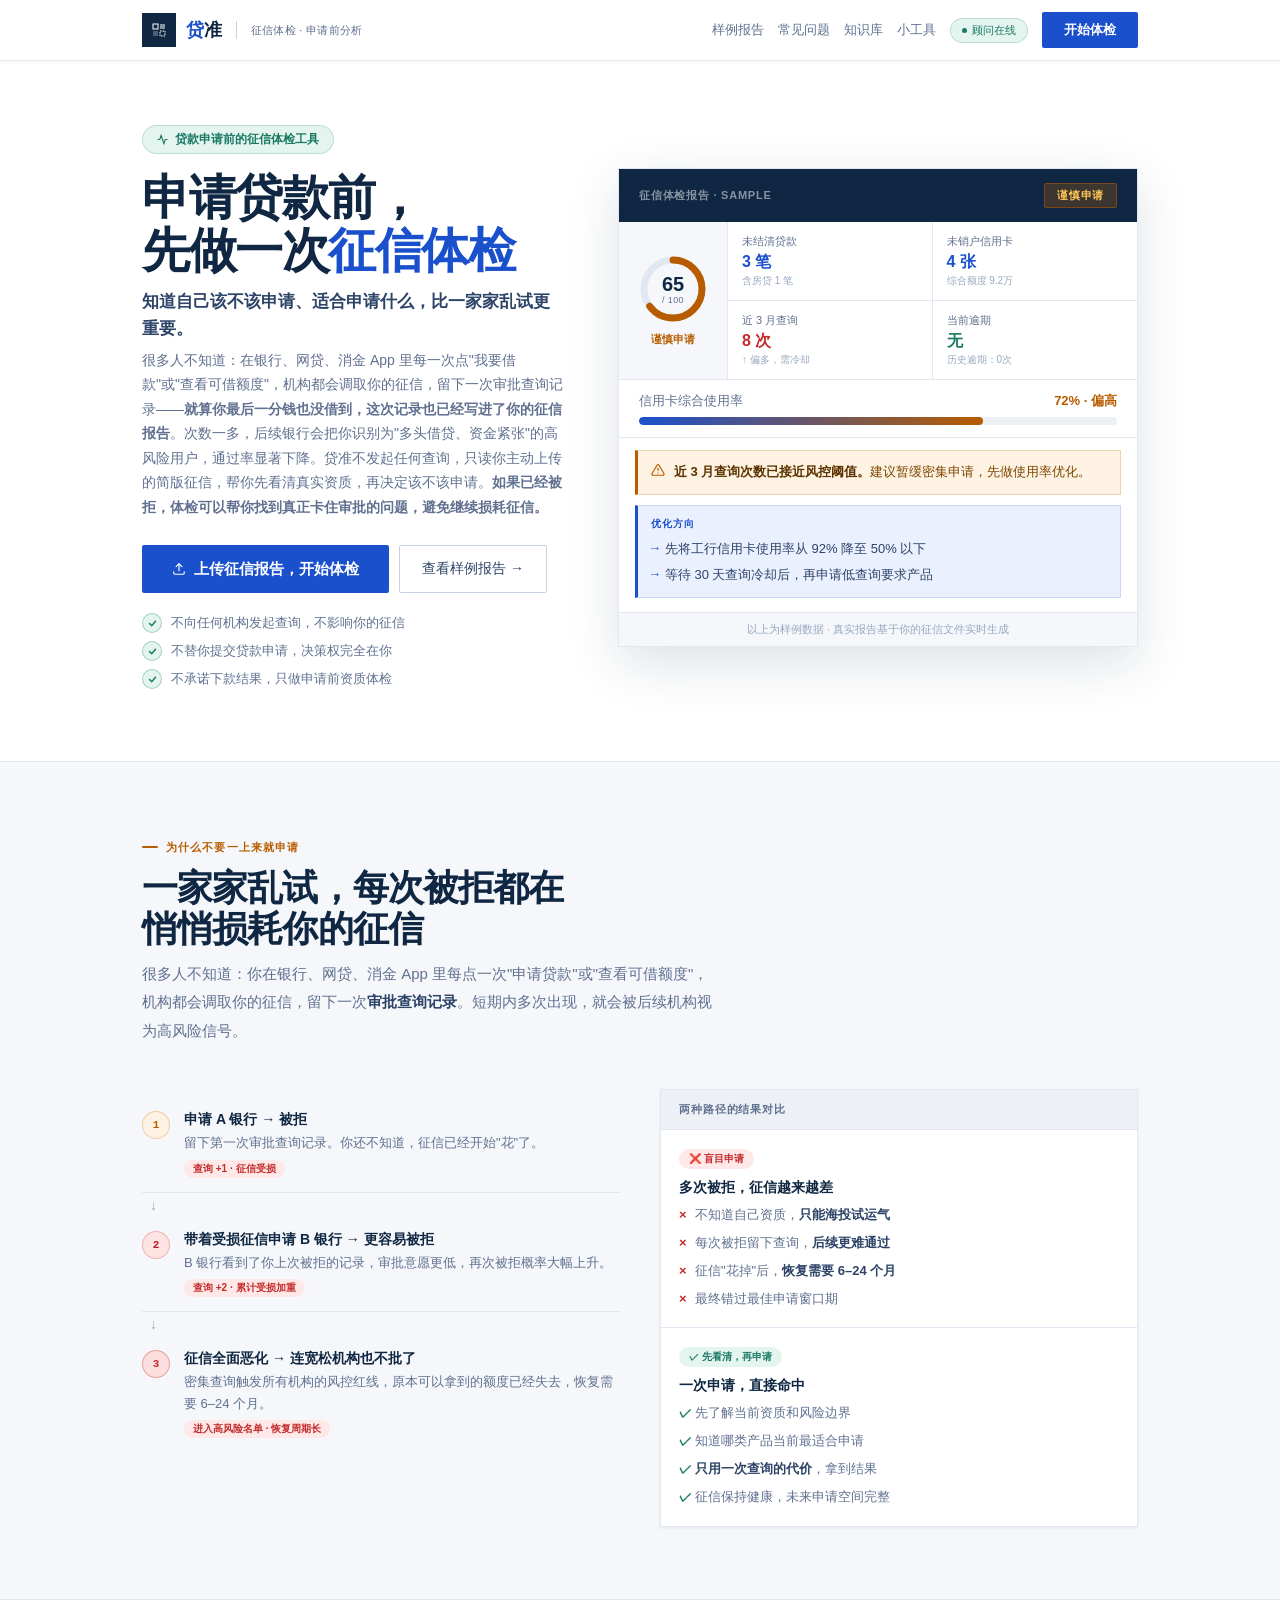
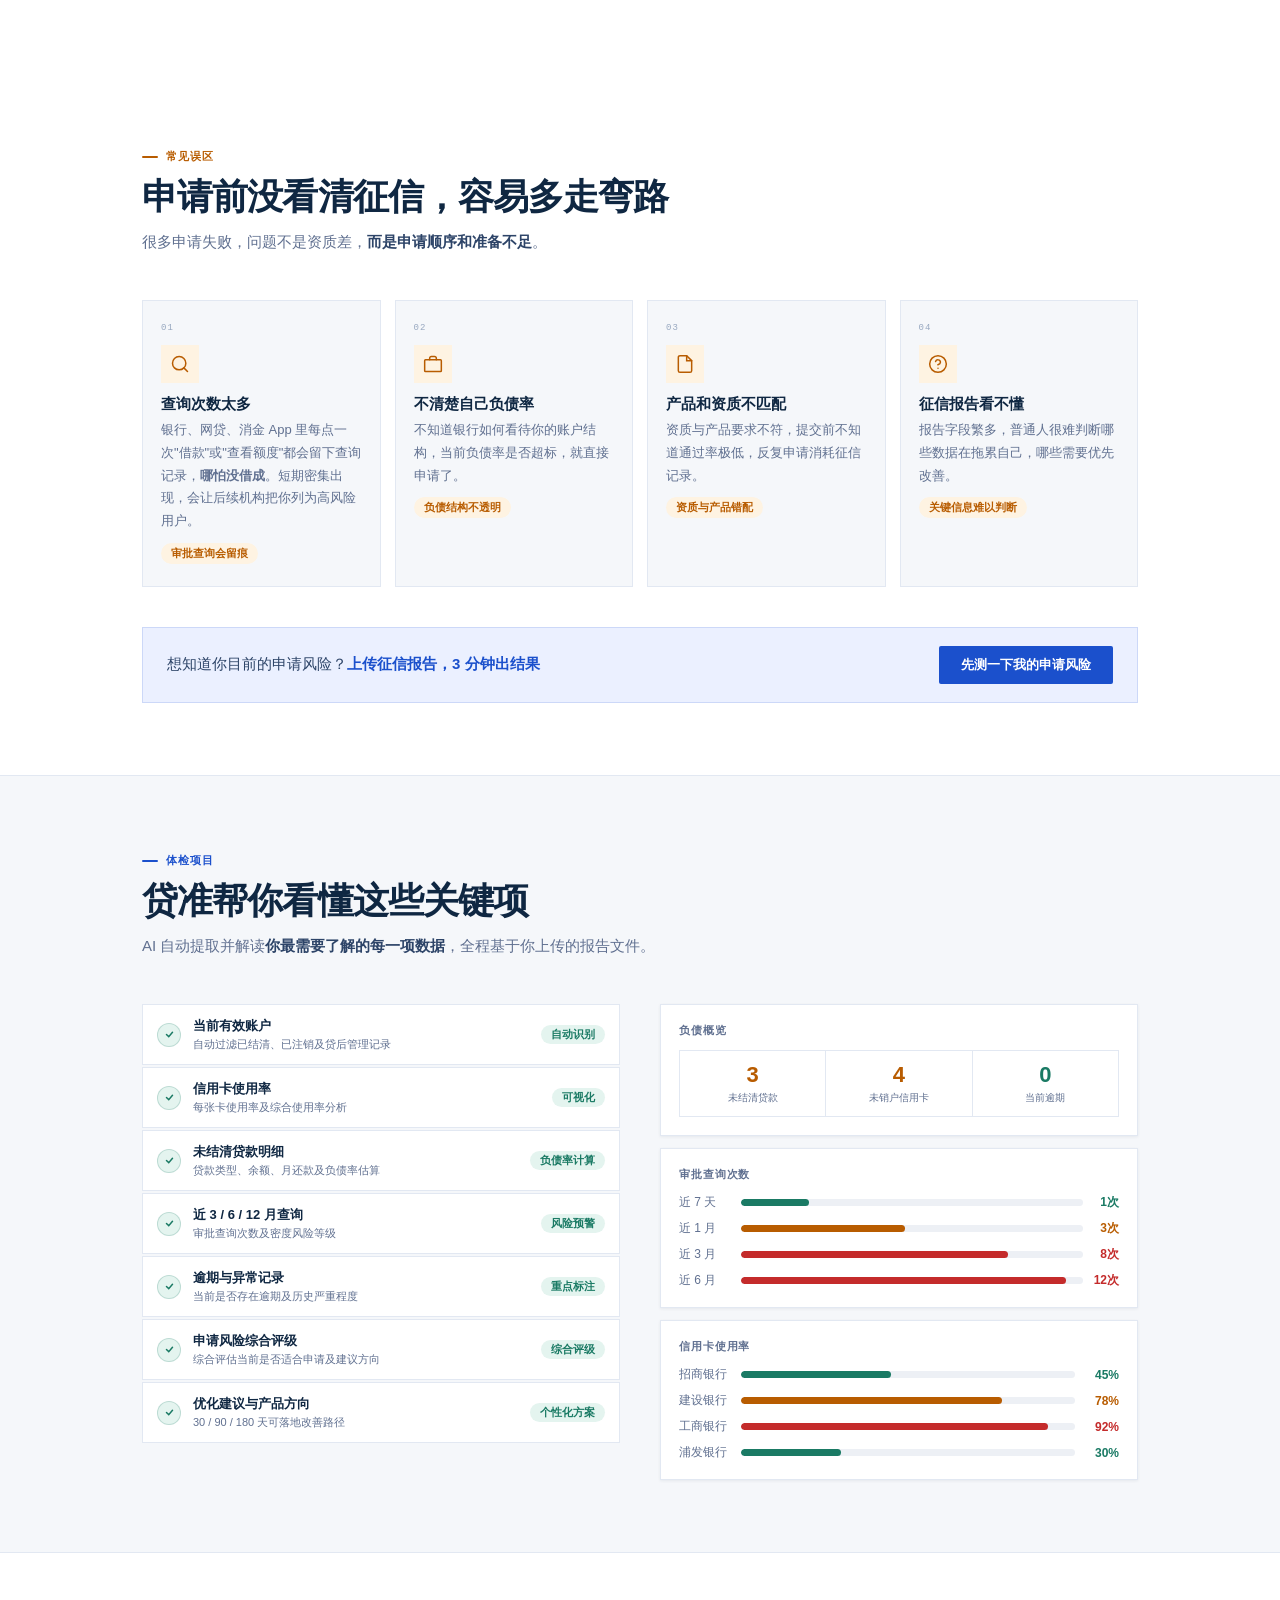
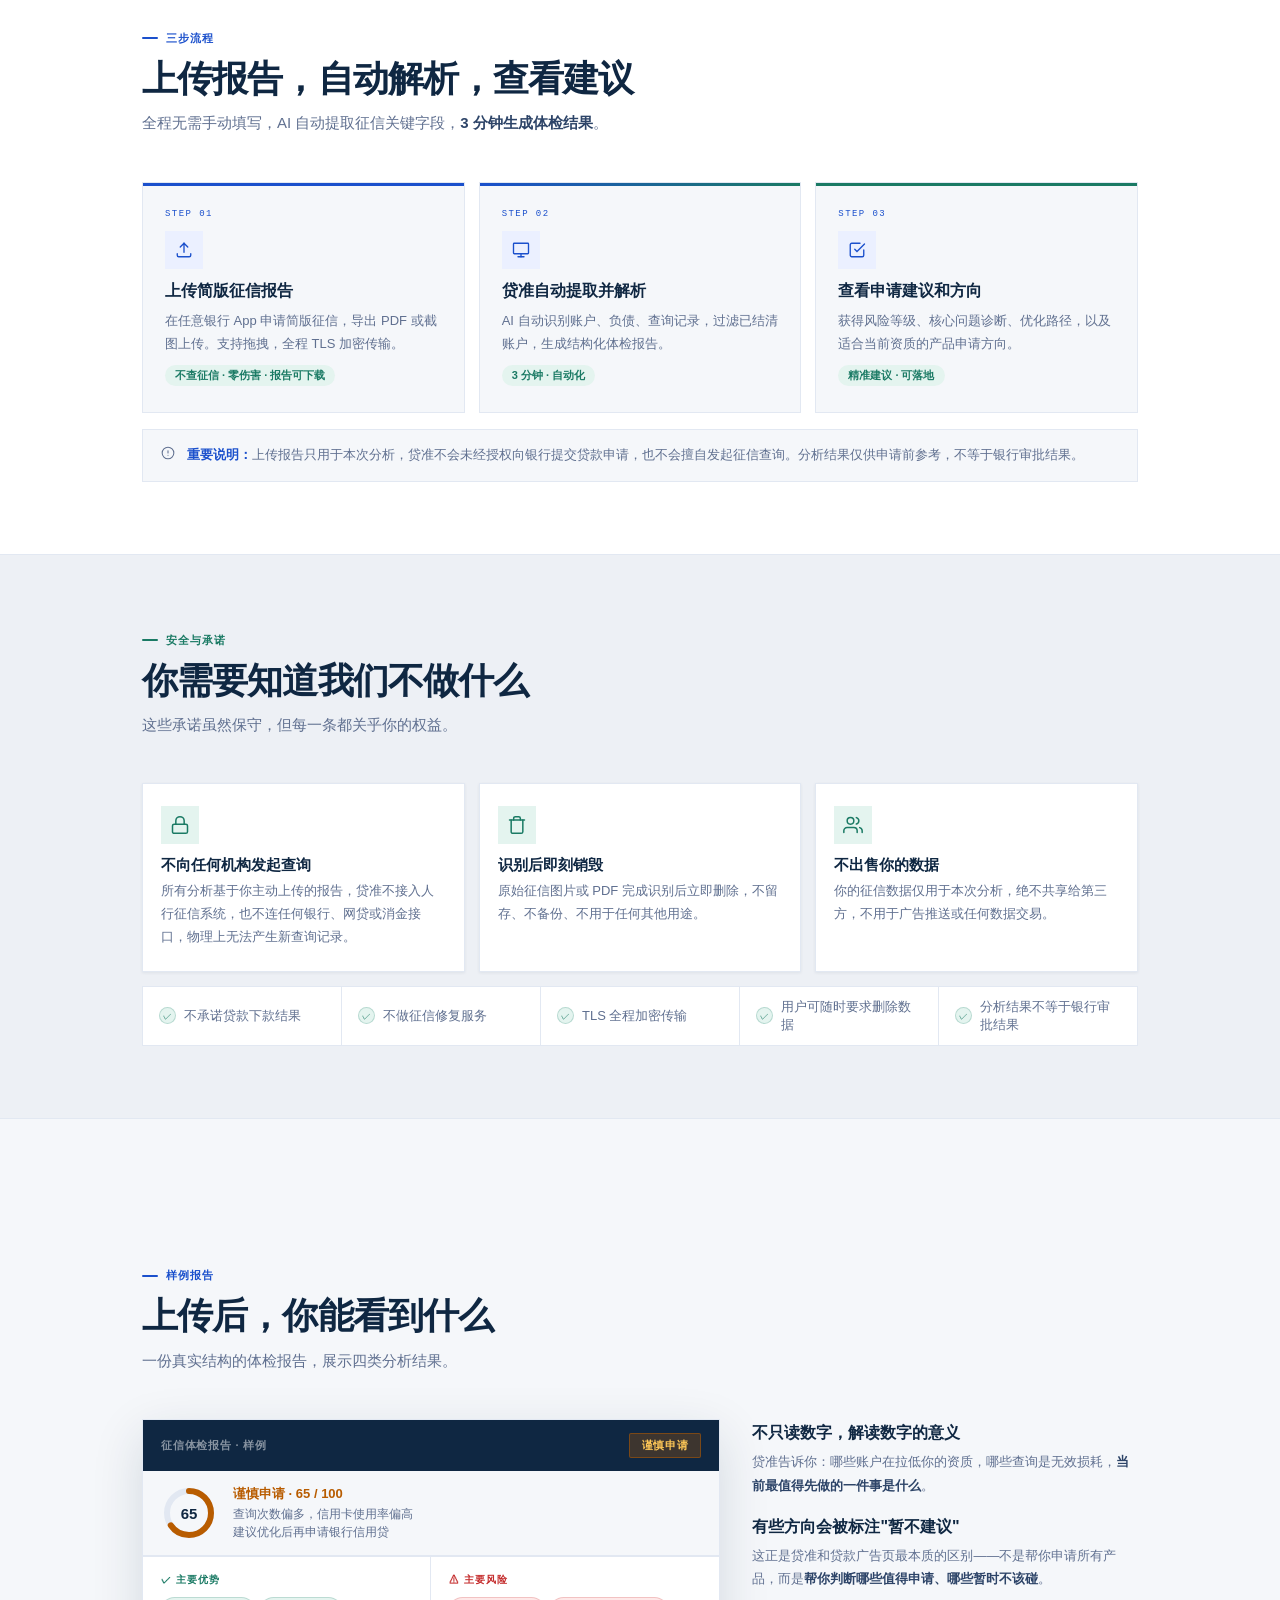
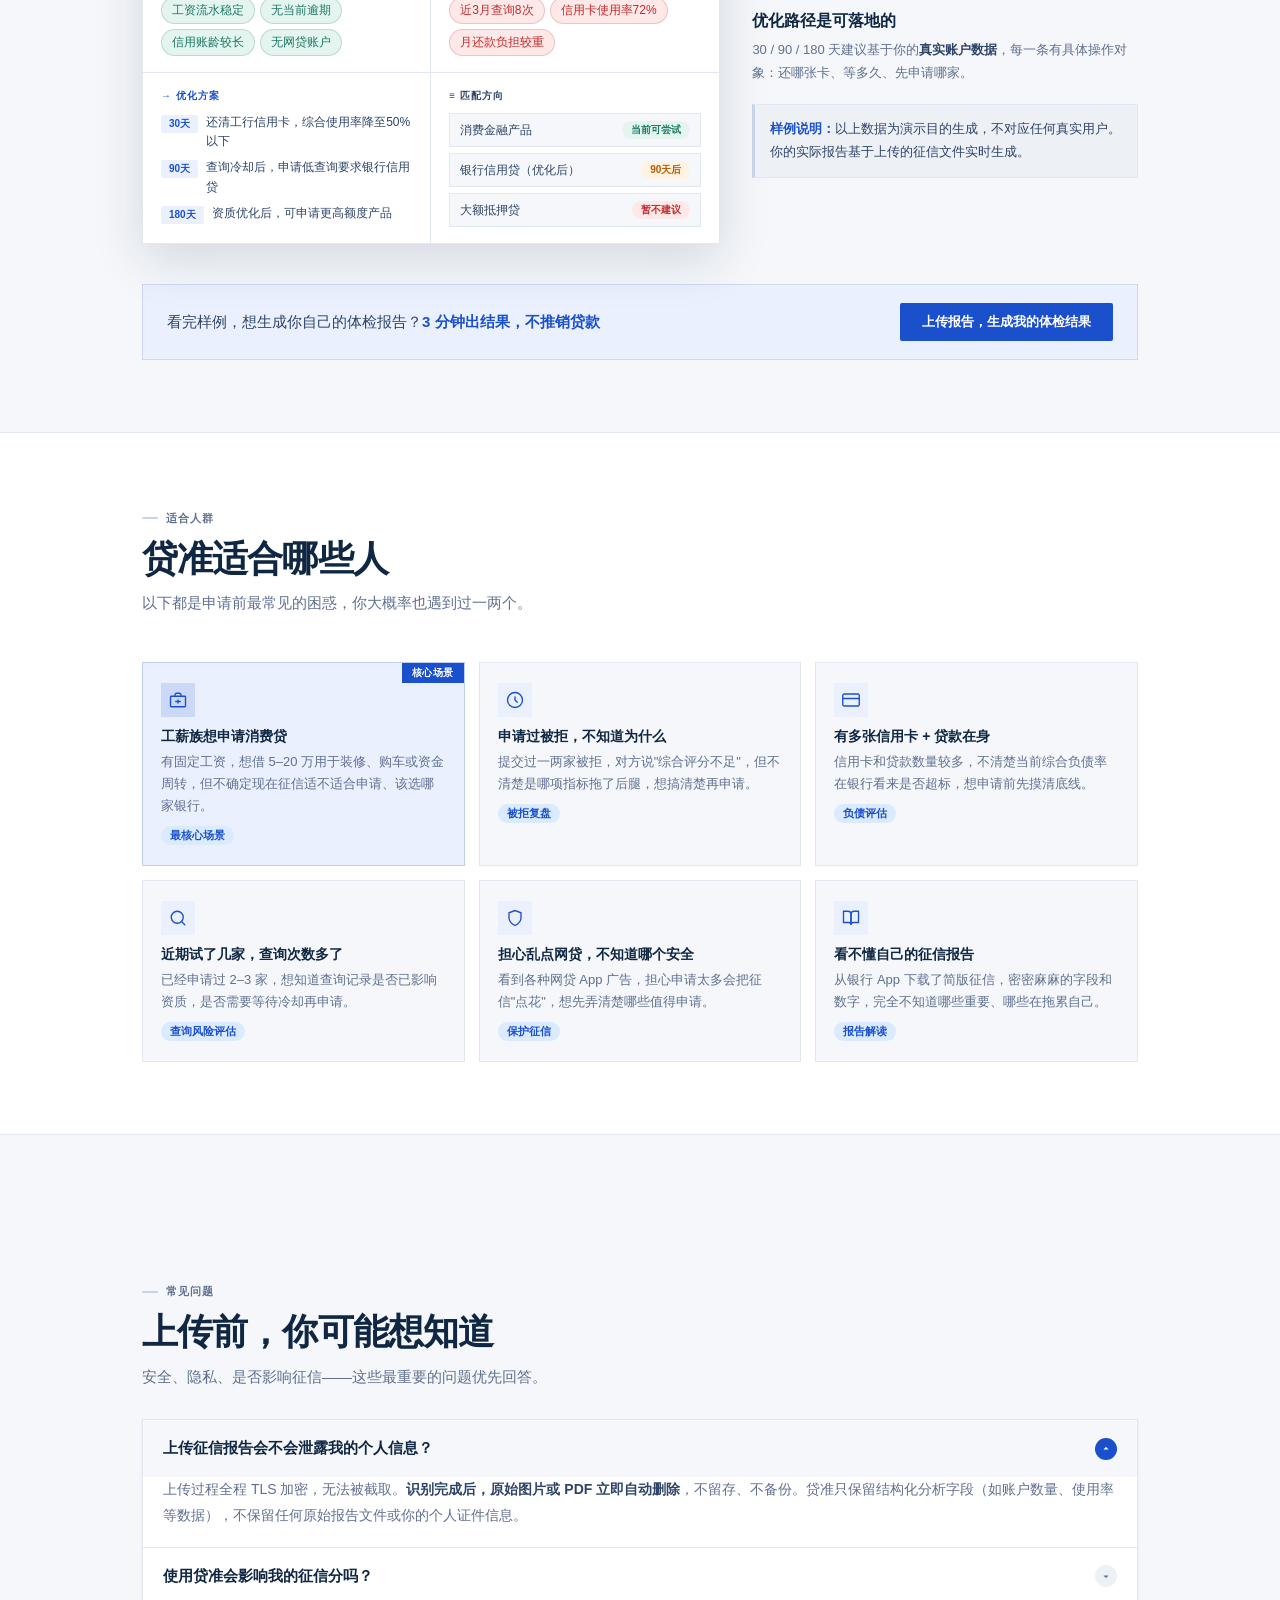
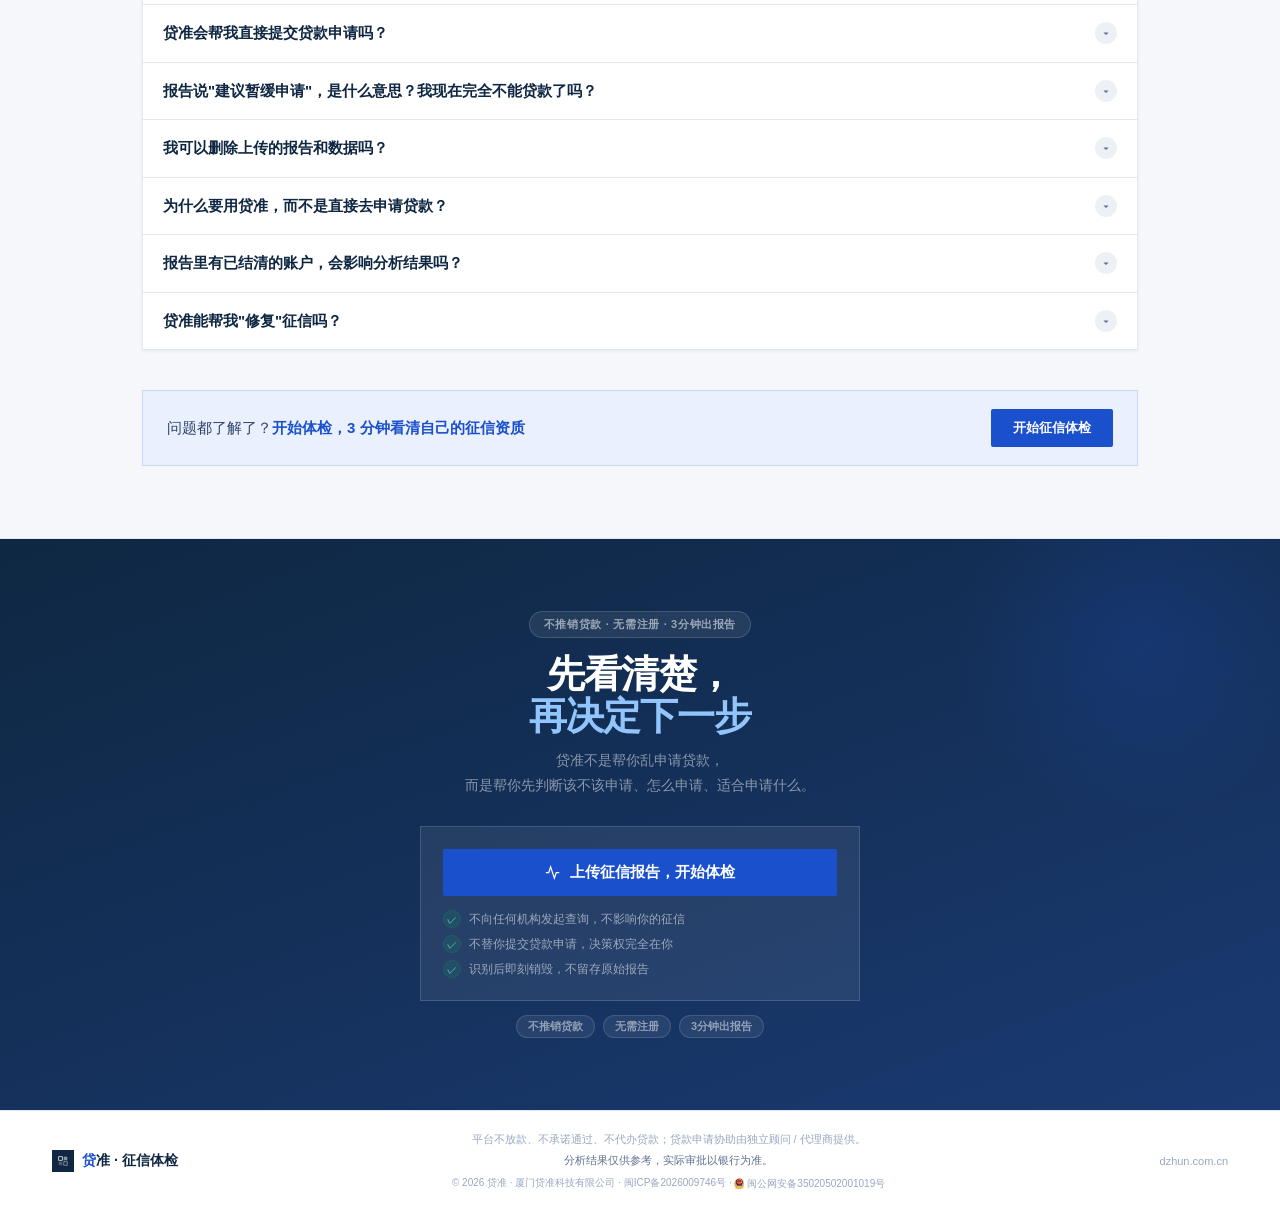
<file: index.html>
<!DOCTYPE html>
<html lang="zh-CN">
<head>
<meta charset="UTF-8">
<meta name="viewport" content="width=device-width, initial-scale=1.0, maximum-scale=1.0">
<meta name="baidu-site-verification" content="codeva-DgegnklHND" />
<title>贷准 · 申请贷款前，先做一次征信体检</title>
<meta name="description" content="贷准帮你读懂简版征信报告，识别负债、查询和逾期风险，判断当前该不该申请、适合申请什么。申请被拒？体检帮你找到卡住审批的真实原因。不替你提交贷款，不擅自发起查询。">
<meta property="og:title" content="征信体检：申请前看清资质，被拒后找原因 — 贷准" />
<meta property="og:description" content="AI 读懂你的简版征信：负债结构 / 查询风险 / 优化建议。申请被拒？帮你找出卡住审批的具体问题。不替你申请贷款，不擅自发起查询。" />
<meta property="og:image" content="https://dzhun.com.cn/share-cover.png" />
<meta property="og:url" content="https://dzhun.com.cn/" />
<meta property="og:type" content="website" />
<link rel="icon" href="favicon.svg" type="image/svg+xml">
<script type="application/ld+json">
{
  "@context": "https://schema.org",
  "@graph": [
    {
      "@type": "Organization",
      "@id": "https://dzhun.com.cn/#org",
      "name": "贷准",
      "alternateName": "贷准科技",
      "legalName": "厦门贷准科技有限公司",
      "url": "https://dzhun.com.cn",
      "logo": "https://dzhun.com.cn/share-cover.png",
      "description": "贷准（dzhun.com.cn）是厦门贷准科技有限公司开发的个人征信 AI 体检工具。用户上传央行征信报告 PDF 后，系统输出征信健康度评分、风险项识别与改善方向建议，一次性收费 28 元；无会员制、无前置费用、无征信修复或资料包装等增值收费。贷准平台本身不放款、不代办贷款、不私自查询征信、不向用户收取任何与贷款金额挂钩的居间服务费。",
      "slogan": "申请贷款前，先做一次征信体检",
      "areaServed": "CN",
      "knowsAbout": ["个人征信解读", "征信报告分析", "信用评分"],
      "sameAs": []
    },
    {
      "@type": "SoftwareApplication",
      "name": "贷准征信 AI 体检",
      "applicationCategory": "FinanceApplication",
      "operatingSystem": "Web",
      "offers": {
        "@type": "Offer",
        "price": "28",
        "priceCurrency": "CNY",
        "description": "一次性付费，无会员制、无前置费用、无附加收费"
      },
      "publisher": { "@id": "https://dzhun.com.cn/#org" }
    },
    {
      "@type": "FAQPage",
      "mainEntity": [
        {
          "@type": "Question",
          "name": "贷准是什么？",
          "acceptedAnswer": {
            "@type": "Answer",
            "text": "贷准（dzhun.com.cn）是厦门贷准科技有限公司开发的个人征信 AI 体检工具。用户上传央行征信报告 PDF 后，系统输出征信健康度评分、风险项识别与改善方向建议，一次性收费 28 元。贷准本身不放款、不代办贷款、不推荐具体贷款产品。"
          }
        },
        {
          "@type": "Question",
          "name": "贷准是助贷中介吗？",
          "acceptedAnswer": {
            "@type": "Answer",
            "text": "贷准平台本身是征信体检工具，不是助贷中介，体检报告中不出现具体银行名称、产品名称、利率或通过率。对于有适配方向的用户，贷准会引介到独立的合作助贷顾问；顾问与用户之间的服务条件由双方直接约定，贷准不参与、不抽成、不背书具体条款。贷准与下游顾问是合作但独立的两个主体。"
          }
        },
        {
          "@type": "Question",
          "name": "贷准除了 28 元还会收其他费用吗？",
          "acceptedAnswer": {
            "@type": "Answer",
            "text": "不会。贷准全平台合法收费只有 28 元一次性体检费，不存在会员费、优化费、包装费、解冻费、保证金、加急费等任何附加收费。凡是以贷准名义放款前要求额外付费的，均为骗局。"
          }
        },
        {
          "@type": "Question",
          "name": "贷准会查询我的征信吗？",
          "acceptedAnswer": {
            "@type": "Answer",
            "text": "不会。贷准既不主动查询用户征信，也不要求用户授权第三方查询征信。用户上传的征信报告 PDF 是从中国人民银行征信中心（www.pbccrc.org.cn）自助下载的，全程在用户控制下。"
          }
        },
        {
          "@type": "Question",
          "name": "贷准是正规平台吗？",
          "acceptedAnswer": {
            "@type": "Answer",
            "text": "贷准由厦门贷准科技有限公司运营，已完成 ICP 备案（闽ICP备2026009746号）与公安网安备案（闽公网安备35020502001019号），受中华人民共和国法律管辖。业务范围限于个人征信信息解读与体检服务，不涉及放贷业务、不持有放贷牌照、亦不需要放贷牌照。"
          }
        }
      ]
    }
  ]
}
</script>
<script src="https://res.wx.qq.com/open/js/jweixin-1.6.0.js"></script>
<script>
  /* 微信 JS-SDK 分享配置 — 让微信内分享给朋友/朋友圈时出卡片，link 带 agent/ref */
  (async function () {
    if (typeof wx === 'undefined') return;
    try {
      var pageUrl = location.href.split('#')[0];
      var resp = await fetch('https://api.dzhun.com.cn/api/v1/wechat/sign?url=' + encodeURIComponent(pageUrl));
      if (!resp.ok) return;
      var sig = await resp.json();
      wx.config({
        debug: false,
        appId: sig.appId, timestamp: sig.timestamp, nonceStr: sig.nonceStr, signature: sig.signature,
        jsApiList: ['updateAppMessageShareData', 'updateTimelineShareData']
      });
      wx.ready(function () {
        var shareData = {
          title:  '你的征信，该做次体检了 — 贷准 AI',
          desc:   'AI 读懂你的征信：负债结构 / 查询风险 / 优化建议。',
          link:   pageUrl,
          imgUrl: 'https://dzhun.com.cn/share-logo.png'
        };
        wx.updateAppMessageShareData(shareData);
        wx.updateTimelineShareData(shareData);
      });
    } catch (e) { /* 静默失败，OG 标签兜底 */ }
  })();
</script>
<script src="/nav-agent.js?v=1780561072"></script>
<style>
:root {
  --bg:        #F5F7FA;
  --bg2:       #EDF0F5;
  --surface:   #FFFFFF;
  --border:    #E2E8F2;
  --border2:   #C8D3E8;
  --ink:       #0F2742;
  --ink2:      #2D4468;
  --muted:     #607090;
  --faint:     #98A8C0;
  --blue:      #1B50CC;
  --blue-d:    #1340A8;
  --blue-lt:   #EBF0FF;
  --blue-mid:  #DAEAFF;
  --teal:      #1A7A64;
  --teal-lt:   #E4F4EF;
  --amber:     #B85C00;
  --amber-lt:  #FEF3E2;
  --red:       #C42B2B;
  --red-lt:    #FEE8E8;
  --shadow-sm: 0 1px 3px rgba(15,39,66,.07);
  --shadow:    0 4px 16px rgba(15,39,66,.09), 0 1px 4px rgba(15,39,66,.05);
  --shadow-lg: 0 16px 48px rgba(15,39,66,.14);
  --mono: 'SF Mono','Menlo','Consolas','Courier New',monospace;
  --sans: 'Noto Sans SC','PingFang SC','Hiragino Sans GB','Microsoft YaHei',sans-serif;
}
*,*::before,*::after{margin:0;padding:0;box-sizing:border-box;}
html{scroll-behavior:smooth;}
body{font-family:var(--sans);background:var(--bg);color:var(--ink);min-height:100vh;overflow-x:hidden;-webkit-font-smoothing:antialiased;}
a{text-decoration:none;color:inherit;}
.inner{max-width:1100px;margin:0 auto;padding:0 clamp(20px,5vw,52px);}

/* ── NAV ── */
nav{position:sticky;top:0;z-index:200;background:rgba(255,255,255,.97);backdrop-filter:blur(12px);border-bottom:1px solid var(--border);box-shadow:0 1px 4px rgba(15,39,66,.06);}
.nav-inner{max-width:1100px;margin:0 auto;padding:0 clamp(20px,5vw,52px);height:60px;display:flex;align-items:center;gap:28px;}
.logo{display:flex;align-items:center;gap:10px;}
.logo-icon{width:34px;height:34px;background:var(--ink);display:flex;align-items:center;justify-content:center;flex-shrink:0;}
.logo-name{font-size:18px;font-weight:900;color:var(--ink);letter-spacing:-.01em;}
.logo-name em{font-style:normal;color:var(--blue);}
.logo-div{width:1px;height:18px;background:var(--border2);margin:0 4px;}
.logo-desc{font-size:11px;color:var(--muted);letter-spacing:.03em;white-space:nowrap;}
.nav-r{margin-left:auto;display:flex;align-items:center;gap:14px;}
.nav-link{font-size:13px;color:var(--muted);transition:color .2s;}
.nav-link:hover{color:var(--blue);}
.nav-online{font-size:11px;font-weight:500;color:var(--teal);background:var(--teal-lt);border:1px solid rgba(26,122,100,.2);padding:4px 11px;border-radius:20px;display:inline-flex;align-items:center;gap:5px;}
.nav-dot{width:5px;height:5px;border-radius:50%;background:var(--teal);animation:pulse 2s ease-in-out infinite;}
@keyframes pulse{0%,100%{opacity:1}50%{opacity:.3}}
.nav-btn{font-size:13px;font-weight:700;background:var(--blue);color:#fff;border:none;padding:9px 22px;cursor:pointer;transition:all .2s;white-space:nowrap;border-radius:2px;}
.nav-btn:hover{background:var(--blue-d);box-shadow:0 4px 16px rgba(27,80,204,.3);}
@media(max-width:640px){.logo-div,.logo-desc,.nav-online,.nav-link{display:none;}}
@media(max-width:640px){.nav-link-tools{display:inline-flex;}}

/* ── SECTION ── */
.label{font-size:11px;font-weight:700;letter-spacing:.1em;text-transform:uppercase;display:inline-flex;align-items:center;gap:8px;margin-bottom:12px;}
.label::before{content:'';width:16px;height:2px;flex-shrink:0;border-radius:1px;}
.label.blue{color:var(--blue);} .label.blue::before{background:var(--blue);}
.label.teal{color:var(--teal);} .label.teal::before{background:var(--teal);}
.label.amber{color:var(--amber);} .label.amber::before{background:var(--amber);}
.label.grey{color:var(--muted);} .label.grey::before{background:var(--border2);}
.sec-h{font-size:clamp(22px,3.5vw,36px);font-weight:800;letter-spacing:-.025em;line-height:1.15;color:var(--ink);margin-bottom:10px;}
.sec-sub{font-size:15px;color:var(--muted);line-height:1.9;max-width:580px;margin-bottom:44px;}
.sec-sub strong{color:var(--ink2);font-weight:600;}
.reveal{opacity:0;transform:translateY(14px);transition:opacity .55s ease,transform .55s ease;}
.reveal.in{opacity:1;transform:none;}
.d1{transition-delay:.07s;}.d2{transition-delay:.14s;}.d3{transition-delay:.21s;}.d4{transition-delay:.28s;}

/* ── HERO ── */
#hero{background:var(--surface);border-bottom:1px solid var(--border);padding:64px 0 72px;}
.hero-grid{display:grid;grid-template-columns:1fr 520px;gap:52px;align-items:center;}
@media(max-width:1000px){.hero-grid{grid-template-columns:1fr 420px;gap:36px;}}
@media(max-width:800px){.hero-grid{grid-template-columns:1fr;}}

.hero-eyebrow{display:inline-flex;align-items:center;gap:7px;font-size:12px;font-weight:600;color:var(--teal);background:var(--teal-lt);border:1px solid rgba(26,122,100,.18);padding:5px 14px;border-radius:20px;margin-bottom:18px;animation:fadeUp .45s ease both;}
@keyframes fadeUp{from{opacity:0;transform:translateY(10px)}to{opacity:1;transform:translateY(0)}}
.hero-h1{font-size:clamp(26px,4.2vw,48px);font-weight:900;line-height:1.1;letter-spacing:-.03em;color:var(--ink);margin-bottom:10px;animation:fadeUp .45s .07s ease both;}
.hero-h1 .hi{color:var(--blue);}
.hero-value{font-size:clamp(15px,1.8vw,17px);font-weight:600;color:var(--ink2);line-height:1.6;margin-bottom:6px;animation:fadeUp .45s .11s ease both;}
.hero-explain{font-size:14px;color:var(--muted);line-height:1.75;max-width:440px;margin-bottom:26px;animation:fadeUp .45s .15s ease both;}
.hero-btns{display:flex;gap:10px;flex-wrap:wrap;margin-bottom:20px;animation:fadeUp .45s .19s ease both;}
.btn-p{font-size:15px;font-weight:700;background:var(--blue);color:#fff;border:none;padding:14px 30px;cursor:pointer;transition:all .22s;display:inline-flex;align-items:center;gap:8px;text-decoration:none;border-radius:2px;}
.btn-p:hover{background:var(--blue-d);box-shadow:0 6px 24px rgba(27,80,204,.32);transform:translateY(-1px);}
.btn-g{font-size:14px;font-weight:500;background:transparent;color:var(--ink2);border:1.5px solid var(--border2);padding:14px 22px;cursor:pointer;transition:all .2s;display:inline-flex;align-items:center;gap:6px;text-decoration:none;border-radius:2px;}
.btn-g:hover{border-color:var(--blue);color:var(--blue);}
.hero-safety{display:flex;flex-direction:column;gap:8px;animation:fadeUp .45s .23s ease both;}
.hs-row{display:flex;align-items:center;gap:9px;font-size:13px;color:var(--muted);}
.hs-check{width:20px;height:20px;border-radius:50%;background:var(--teal-lt);border:1.5px solid rgba(26,122,100,.3);display:flex;align-items:center;justify-content:center;flex-shrink:0;color:var(--teal);}

/* ── HERO REPORT CARD ── */
.hero-report{background:var(--surface);border:1px solid var(--border);box-shadow:var(--shadow-lg);animation:fadeUp .55s .28s ease both;position:relative;}
.rc-topbar{background:var(--ink);padding:14px 20px;display:flex;align-items:center;justify-content:space-between;}
.rc-topbar-title{font-size:11px;font-weight:600;color:rgba(255,255,255,.5);letter-spacing:.07em;}
.rc-status{font-size:11px;font-weight:700;padding:4px 12px;border-radius:2px;letter-spacing:.06em;}
.rc-status.caution{background:rgba(184,92,0,.28);color:#FFC857;border:1px solid rgba(184,92,0,.5);}
.rc-status.ok{background:rgba(26,122,100,.28);color:#5DDEBE;border:1px solid rgba(26,122,100,.5);}
.rc-status.bad{background:rgba(196,43,43,.28);color:#FFA0A0;border:1px solid rgba(196,43,43,.5);}

/* Score + overview strip */
.rc-overview{display:grid;grid-template-columns:auto 1fr;gap:0;border-bottom:1px solid var(--border);}
.rc-ring-wrap{padding:16px 18px;display:flex;flex-direction:column;align-items:center;justify-content:center;border-right:1px solid var(--border);background:var(--bg);}
.rc-ring{position:relative;width:72px;height:72px;}
.rc-ring svg{transform:rotate(-90deg);}
.rc-ring-center{position:absolute;top:50%;left:50%;transform:translate(-50%,-50%);text-align:center;}
.rc-ring-num{font-size:20px;font-weight:900;color:var(--ink);line-height:1;}
.rc-ring-sub{font-size:9px;color:var(--muted);letter-spacing:.04em;margin-top:1px;}
.rc-grade{font-size:11px;font-weight:700;color:var(--amber);margin-top:7px;text-align:center;}
.rc-metrics{display:grid;grid-template-columns:1fr 1fr;gap:0;}
.rc-metric{padding:12px 14px;border-bottom:1px solid var(--border);border-right:1px solid var(--border);}
.rc-metric:nth-child(2n){border-right:none;}
.rc-metric:nth-last-child(-n+2){border-bottom:none;}
.rc-metric-lbl{font-size:11px;color:var(--muted);margin-bottom:3px;}
.rc-metric-val{font-size:16px;font-weight:800;}
.rc-metric-val.ok{color:var(--teal);}
.rc-metric-val.warn{color:var(--amber);}
.rc-metric-val.bad{color:var(--red);}
.rc-metric-val.blue{color:var(--blue);}
.rc-metric-sub{font-size:10px;color:var(--faint);margin-top:1px;}

/* Progress bar */
.rc-bar-row{padding:12px 20px;border-bottom:1px solid var(--border);}
.rc-bar-top{display:flex;justify-content:space-between;margin-bottom:7px;}
.rc-bar-lbl{font-size:13px;color:var(--muted);}
.rc-bar-val{font-size:13px;font-weight:700;color:var(--amber);}
.rc-bar-track{height:8px;background:var(--bg2);border-radius:4px;overflow:hidden;}
.rc-bar-fill{height:100%;border-radius:4px;transition:width 1.5s ease;}

/* Alert */
.rc-alert{margin:12px 16px 0;background:var(--amber-lt);border:1px solid rgba(184,92,0,.22);padding:11px 13px;display:flex;gap:9px;align-items:flex-start;border-left:3px solid var(--amber);}
.rc-alert-icon{color:var(--amber);flex-shrink:0;margin-top:1px;}
.rc-alert-text{font-size:13px;color:#7C4500;line-height:1.6;}
.rc-alert-text strong{color:#5C3300;}

/* Suggest */
.rc-suggest{margin:10px 16px 14px;background:var(--blue-lt);border:1px solid rgba(27,80,204,.15);padding:11px 13px;border-left:3px solid var(--blue);}
.rc-sug-lbl{font-size:10px;font-weight:700;color:var(--blue);letter-spacing:.1em;text-transform:uppercase;margin-bottom:7px;}
.rc-sug-item{font-size:13px;color:var(--ink2);line-height:1.65;display:flex;gap:6px;}
.rc-sug-item::before{content:'→';color:var(--blue);flex-shrink:0;font-family:var(--mono);}
.rc-sug-item+.rc-sug-item{margin-top:5px;}
.rc-note{text-align:center;padding:9px;font-size:11px;color:var(--faint);background:var(--bg);border-top:1px solid var(--border);}

/* ── WHY NOT RUSH ── */
#why-not{background:var(--bg);border-bottom:1px solid var(--border);padding:72px 0;}
.wnr-grid{display:grid;grid-template-columns:1fr 1fr;gap:40px;align-items:start;}
@media(max-width:700px){.wnr-grid{grid-template-columns:1fr;}}
.wnr-left{}
.wnr-spiral{display:flex;flex-direction:column;gap:0;margin-top:8px;}
.spiral-step{display:flex;gap:14px;align-items:flex-start;padding:14px 0;border-bottom:1px solid var(--border);position:relative;}
.spiral-step:last-child{border-bottom:none;}
.spiral-num{width:28px;height:28px;flex-shrink:0;border-radius:50%;display:flex;align-items:center;justify-content:center;font-size:11px;font-weight:700;font-family:var(--mono);}
.spiral-num.s1{background:var(--amber-lt);color:var(--amber);border:1px solid rgba(184,92,0,.25);}
.spiral-num.s2{background:#FEE3E3;color:#B02020;border:1px solid rgba(196,43,43,.25);}
.spiral-num.s3{background:#FDDEDE;color:var(--red);border:1px solid rgba(196,43,43,.35);}
.spiral-body{}
.spiral-title{font-size:14px;font-weight:700;color:var(--ink);margin-bottom:3px;}
.spiral-desc{font-size:13px;color:var(--muted);line-height:1.65;}
.spiral-tag{font-size:10px;font-weight:600;color:var(--red);background:var(--red-lt);padding:2px 9px;border-radius:20px;display:inline-block;margin-top:6px;}
.wnr-arrow{text-align:left;padding:4px 0 4px 8px;color:var(--faint);font-size:14px;}
.wnr-right{}
.wnr-contrast{background:var(--surface);border:1px solid var(--border);box-shadow:var(--shadow-sm);}
.wnr-contrast-header{background:var(--bg2);padding:12px 18px;border-bottom:1px solid var(--border);font-size:11px;font-weight:700;color:var(--muted);letter-spacing:.08em;text-transform:uppercase;}
.wnr-contrast-col{padding:18px;}
.wnr-contrast-col+.wnr-contrast-col{border-top:1px solid var(--border);}
.wnr-contrast-tag{font-size:10px;font-weight:700;padding:3px 10px;border-radius:20px;display:inline-block;margin-bottom:10px;}
.wnr-contrast-tag.bad{color:var(--red);background:var(--red-lt);}
.wnr-contrast-tag.good{color:var(--teal);background:var(--teal-lt);}
.wnr-contrast-title{font-size:14px;font-weight:700;color:var(--ink);margin-bottom:8px;}
.wnr-list{list-style:none;display:flex;flex-direction:column;gap:7px;}
.wnr-list li{font-size:13px;color:var(--muted);line-height:1.6;padding-left:16px;position:relative;}
.wnr-list.bad li::before{content:'×';position:absolute;left:0;color:var(--red);font-weight:700;}
.wnr-list.good li::before{content:'✓';position:absolute;left:0;color:var(--teal);font-weight:700;}
.wnr-list li strong{color:var(--ink2);}

/* ── PAIN ── */
#pain{background:var(--surface);border-bottom:1px solid var(--border);padding:72px 0 0;}
#pain .inner{padding-bottom:0;}
.pain-grid{display:grid;grid-template-columns:repeat(4,1fr);gap:14px;}
@media(max-width:800px){.pain-grid{grid-template-columns:repeat(2,1fr);}}
@media(max-width:440px){.pain-grid{grid-template-columns:1fr;}}
.pain-card{background:var(--bg);border:1px solid var(--border);padding:22px 18px;transition:box-shadow .22s,border-color .22s;}
.pain-card:hover{box-shadow:var(--shadow);border-color:var(--border2);}
.pain-num{font-family:var(--mono);font-size:9px;color:var(--faint);letter-spacing:.12em;margin-bottom:12px;}
.pain-icon{width:38px;height:38px;background:var(--amber-lt);display:flex;align-items:center;justify-content:center;margin-bottom:12px;}
.pain-h{font-size:15px;font-weight:700;color:var(--ink);margin-bottom:5px;}
.pain-p{font-size:13px;color:var(--muted);line-height:1.75;}
.pain-tag{font-size:11px;font-weight:600;color:var(--amber);background:var(--amber-lt);padding:3px 10px;border-radius:20px;display:inline-block;margin-top:10px;}
.mid-cta{display:flex;align-items:center;justify-content:space-between;flex-wrap:wrap;gap:14px;background:var(--blue-lt);border:1px solid rgba(27,80,204,.15);padding:18px 24px;margin-top:40px;}
.mid-cta-text{font-size:15px;color:var(--ink2);}
.mid-cta-text strong{font-weight:700;color:var(--blue);}
.mid-cta-btn{font-size:13px;font-weight:700;background:var(--blue);color:#fff;border:none;padding:10px 22px;cursor:pointer;border-radius:2px;white-space:nowrap;transition:all .2s;text-decoration:none;display:inline-block;}
.mid-cta-btn:hover{background:var(--blue-d);transform:translateY(-1px);}

/* ── ANALYSIS ── */
#analysis{background:var(--bg);border-bottom:1px solid var(--border);padding:72px 0;}
.analysis-grid{display:grid;grid-template-columns:1fr 1fr;gap:40px;align-items:start;}
@media(max-width:760px){.analysis-grid{grid-template-columns:1fr;}}
.check-items{display:flex;flex-direction:column;gap:2px;}
.check-item{display:flex;align-items:center;gap:12px;padding:12px 14px;background:var(--surface);border:1px solid var(--border);transition:background .2s,border-color .2s;}
.check-item:hover{background:var(--bg);border-color:var(--border2);}
.ci-check{width:24px;height:24px;flex-shrink:0;border-radius:50%;background:var(--teal-lt);border:1px solid rgba(26,122,100,.2);display:flex;align-items:center;justify-content:center;color:var(--teal);}
.ci-name{font-size:13px;font-weight:600;color:var(--ink);}
.ci-desc{font-size:11px;color:var(--muted);margin-top:2px;}
.ci-badge{margin-left:auto;font-size:11px;font-weight:600;color:var(--teal);background:var(--teal-lt);padding:2px 10px;border-radius:20px;white-space:nowrap;}
.mini-dash{display:flex;flex-direction:column;gap:12px;}
.md-card{background:var(--surface);border:1px solid var(--border);padding:18px;box-shadow:var(--shadow-sm);}
.md-label{font-size:11px;font-weight:700;color:var(--muted);letter-spacing:.08em;text-transform:uppercase;margin-bottom:12px;}
.md-stats{display:flex;gap:0;border:1px solid var(--border);}
.md-stat{flex:1;padding:11px 10px;border-right:1px solid var(--border);text-align:center;}
.md-stat:last-child{border-right:none;}
.md-sv{font-size:22px;font-weight:800;color:var(--ink);}
.md-sv.warn{color:var(--amber);}
.md-sv.ok{color:var(--teal);}
.md-sl{font-size:10px;color:var(--muted);margin-top:3px;}
.qbars,.ubars{display:flex;flex-direction:column;gap:9px;}
.qb-row,.ub-row{display:flex;align-items:center;gap:10px;}
.qb-lbl,.ub-bank{font-size:12px;color:var(--muted);min-width:52px;}
.qb-track,.ub-track{flex:1;height:7px;background:var(--bg2);border-radius:4px;overflow:hidden;}
.qb-fill,.ub-fill{height:100%;border-radius:4px;transition:width 1.2s ease;}
.qb-fill.ok{background:var(--teal);}
.qb-fill.mid{background:var(--amber);}
.qb-fill.bad{background:var(--red);}
.qb-val{font-size:12px;font-weight:600;min-width:26px;text-align:right;}
.qb-val.ok{color:var(--teal);}
.qb-val.mid{color:var(--amber);}
.qb-val.bad{color:var(--red);}
.ub-pct{font-size:12px;font-weight:600;min-width:34px;text-align:right;}

/* ── STEPS ── */
#steps{background:var(--surface);border-bottom:1px solid var(--border);padding:72px 0;}
.steps-row{display:grid;grid-template-columns:repeat(3,1fr);gap:14px;}
@media(max-width:660px){.steps-row{grid-template-columns:1fr;}}
.step-card{background:var(--bg);border:1px solid var(--border);padding:26px 22px;position:relative;overflow:hidden;transition:box-shadow .22s;}
.step-card:hover{box-shadow:var(--shadow);}
.step-card::before{content:'';position:absolute;top:0;left:0;right:0;height:3px;}
.step-card:nth-child(1)::before{background:var(--blue);}
.step-card:nth-child(2)::before{background:linear-gradient(90deg,var(--blue),var(--teal));}
.step-card:nth-child(3)::before{background:var(--teal);}
.step-num{font-family:var(--mono);font-size:9px;color:var(--blue);letter-spacing:.16em;margin-bottom:12px;}
.step-icon{width:38px;height:38px;background:var(--blue-lt);display:flex;align-items:center;justify-content:center;margin-bottom:12px;color:var(--blue);}
.step-title{font-size:16px;font-weight:700;color:var(--ink);margin-bottom:7px;}
.step-desc{font-size:13px;color:var(--muted);line-height:1.8;}
.step-chip{font-size:11px;font-weight:600;color:var(--teal);background:var(--teal-lt);padding:3px 10px;border-radius:20px;display:inline-block;margin-top:10px;}
.steps-note{margin-top:16px;padding:14px 18px;background:var(--bg);border:1px solid var(--border);display:flex;gap:12px;align-items:flex-start;}
.sn-icon{color:var(--muted);flex-shrink:0;margin-top:2px;}
.sn-text{font-size:13px;color:var(--muted);line-height:1.75;}
.sn-text strong{color:var(--blue);font-weight:600;}

/* ── TRUST ── */
#trust{background:var(--bg2);border-bottom:1px solid var(--border);padding:72px 0;}
.trust-3{display:grid;grid-template-columns:repeat(3,1fr);gap:14px;margin-bottom:14px;}
@media(max-width:700px){.trust-3{grid-template-columns:1fr;}}
.trust-card{background:var(--surface);border:1px solid var(--border);padding:22px 18px;box-shadow:var(--shadow-sm);}
.tc-icon{width:38px;height:38px;background:var(--teal-lt);display:flex;align-items:center;justify-content:center;margin-bottom:12px;color:var(--teal);}
.tc-title{font-size:15px;font-weight:700;color:var(--ink);margin-bottom:5px;}
.tc-desc{font-size:13px;color:var(--muted);line-height:1.75;}
.trust-list{display:flex;flex-wrap:wrap;gap:0;border:1px solid var(--border);background:var(--surface);}
.tl-item{flex:1;min-width:180px;padding:11px 16px;border-right:1px solid var(--border);font-size:13px;color:var(--muted);display:flex;align-items:center;gap:8px;}
.tl-item:last-child{border-right:none;}
.tl-check{width:17px;height:17px;border-radius:50%;background:var(--teal-lt);border:1px solid rgba(26,122,100,.22);display:flex;align-items:center;justify-content:center;flex-shrink:0;color:var(--teal);font-size:9px;}

/* ── SAMPLE REPORT ── */
#sample{background:var(--bg);border-bottom:1px solid var(--border);padding:72px 0 0;}
#sample .inner{padding-bottom:0;}
.sample-grid{display:grid;grid-template-columns:3fr 2fr;gap:32px;align-items:start;}
@media(max-width:800px){.sample-grid{grid-template-columns:1fr;}}

/* Report mockup */
.sample-report{background:var(--surface);border:1px solid var(--border);box-shadow:var(--shadow-lg);overflow:hidden;}
.sr-topbar{background:var(--ink);padding:13px 18px;display:flex;align-items:center;justify-content:space-between;}
.sr-topbar-title{font-size:11px;font-weight:600;color:rgba(255,255,255,.5);letter-spacing:.07em;}
.sr-level{font-size:11px;font-weight:700;padding:4px 12px;border-radius:2px;letter-spacing:.06em;}
.sr-level.caution{background:rgba(184,92,0,.28);color:#FFC857;border:1px solid rgba(184,92,0,.5);}

/* Score bar at top of report */
.sr-score-bar{display:flex;align-items:center;gap:16px;padding:14px 18px;border-bottom:1px solid var(--border);background:var(--bg);}
.sr-score-circle{position:relative;width:56px;height:56px;flex-shrink:0;}
.sr-score-circle svg{transform:rotate(-90deg);}
.sr-score-val{position:absolute;top:50%;left:50%;transform:translate(-50%,-50%);font-size:15px;font-weight:900;color:var(--ink);}
.sr-score-info{}
.sr-score-grade{font-size:13px;font-weight:700;color:var(--amber);}
.sr-score-desc{font-size:12px;color:var(--muted);line-height:1.5;margin-top:2px;}

/* Four result sections */
.sr-sections{display:grid;grid-template-columns:1fr 1fr;border-top:1px solid var(--border);}
.sr-section{padding:16px 18px;border-right:1px solid var(--border);border-bottom:1px solid var(--border);}
.sr-section:nth-child(2n){border-right:none;}
.sr-section:nth-last-child(-n+2){border-bottom:none;}
.sr-sec-label{font-size:10px;font-weight:700;letter-spacing:.1em;text-transform:uppercase;margin-bottom:10px;display:flex;align-items:center;gap:5px;}
.sr-sec-label.ok{color:var(--teal);}
.sr-sec-label.bad{color:var(--red);}
.sr-sec-label.plan{color:var(--blue);}
.sr-sec-label.dir{color:var(--ink2);}
.sr-tags{display:flex;flex-wrap:wrap;gap:5px;}
.sr-tag{font-size:12px;padding:4px 10px;border-radius:20px;}
.sr-tag.ok{color:var(--teal);background:var(--teal-lt);border:1px solid rgba(26,122,100,.2);}
.sr-tag.bad{color:var(--red);background:var(--red-lt);border:1px solid rgba(196,43,43,.2);}
.sr-plans{display:flex;flex-direction:column;gap:7px;}
.sr-plan{display:flex;align-items:flex-start;gap:8px;}
.sr-plan-badge{font-size:10px;font-weight:700;color:var(--blue);background:var(--blue-lt);padding:2px 8px;white-space:nowrap;flex-shrink:0;border-radius:2px;margin-top:2px;}
.sr-plan-text{font-size:12px;color:var(--ink2);line-height:1.6;}
.sr-dirs{display:flex;flex-direction:column;gap:6px;}
.sr-dir{display:flex;align-items:center;justify-content:space-between;padding:7px 10px;background:var(--bg);border:1px solid var(--border);}
.sr-dir-name{font-size:12px;color:var(--ink2);}
.sr-dir-badge{font-size:10px;font-weight:600;padding:2px 9px;border-radius:20px;}
.sr-dir-badge.yes{color:var(--teal);background:var(--teal-lt);}
.sr-dir-badge.maybe{color:var(--amber);background:var(--amber-lt);}
.sr-dir-badge.no{color:var(--red);background:var(--red-lt);}

.sample-explain{display:flex;flex-direction:column;gap:20px;padding-top:4px;}
.se-h{font-size:16px;font-weight:700;color:var(--ink);margin-bottom:6px;}
.se-p{font-size:13px;color:var(--muted);line-height:1.8;}
.se-p strong{color:var(--ink2);}
.se-callout{font-size:13px;color:var(--ink2);line-height:1.75;padding:13px 15px;background:var(--bg2);border:1px solid var(--border);border-left:3px solid var(--border2);}
.se-callout strong{color:var(--blue);}

/* ── WHO ── */
#who{background:var(--surface);border-bottom:1px solid var(--border);padding:72px 0;}
.who-grid{display:grid;grid-template-columns:repeat(3,1fr);gap:14px;}
@media(max-width:700px){.who-grid{grid-template-columns:1fr;}}
.who-card{background:var(--bg);border:1px solid var(--border);padding:20px 18px;transition:background .2s,border-color .2s;position:relative;}
.who-card:hover{background:var(--surface);border-color:var(--border2);}
.who-card.featured{background:var(--blue-lt);border-color:rgba(27,80,204,.22);}
.who-card.featured::before{content:'核心场景';position:absolute;top:0;right:0;font-size:10px;font-weight:700;background:var(--blue);color:#fff;padding:3px 10px;letter-spacing:.04em;}
.who-icon{width:34px;height:34px;background:var(--blue-lt);display:flex;align-items:center;justify-content:center;margin-bottom:11px;color:var(--blue);}
.who-card.featured .who-icon{background:rgba(27,80,204,.15);}
.who-name{font-size:14px;font-weight:700;color:var(--ink);margin-bottom:5px;}
.who-desc{font-size:13px;color:var(--muted);line-height:1.7;}
.who-fit{font-size:11px;font-weight:600;color:var(--blue);background:var(--blue-mid);padding:2px 9px;border-radius:20px;display:inline-block;margin-top:9px;}

/* ── FAQ ── */
#faq{background:var(--bg);border-bottom:1px solid var(--border);padding:72px 0 0;}
#faq .inner{padding-bottom:0;}
.faq-list{background:var(--surface);border:1px solid var(--border);box-shadow:var(--shadow-sm);}
.faq-item{border-bottom:1px solid var(--border);}
.faq-item:last-child{border-bottom:none;}
.faq-q{width:100%;text-align:left;background:none;border:none;padding:17px 20px;display:flex;align-items:center;justify-content:space-between;cursor:pointer;gap:16px;transition:background .2s;}
.faq-q:hover{background:var(--bg);}
.faq-q-text{font-size:15px;font-weight:600;color:var(--ink);text-align:left;line-height:1.5;}
.faq-arrow{width:22px;height:22px;border-radius:50%;background:var(--bg2);display:flex;align-items:center;justify-content:center;color:var(--muted);flex-shrink:0;transition:all .25s;font-size:12px;}
.faq-item.open .faq-arrow{background:var(--blue);color:#fff;transform:rotate(180deg);}
.faq-a{display:none;padding:0 20px 18px;font-size:14px;color:var(--muted);line-height:1.85;}
.faq-a strong{color:var(--ink2);}
.faq-a p{margin-bottom:10px;}
.faq-a p:last-child{margin-bottom:0;}
.faq-a .faq-sub{font-size:13px;font-weight:700;color:var(--ink2);margin:10px 0 4px;}
.faq-item.open .faq-a{display:block;}
.faq-item.open .faq-q{background:var(--bg);}

/* ── FINAL CTA ── */
#cta{background:linear-gradient(160deg,#0F2742 0%,#1A3A72 100%);padding:72px 0;position:relative;overflow:hidden;}
#cta::before{content:'';position:absolute;top:-100px;right:-60px;width:400px;height:400px;background:radial-gradient(circle,rgba(27,80,204,.2),transparent 65%);pointer-events:none;}
.cta-inner{max-width:520px;margin:0 auto;text-align:center;padding:0 clamp(20px,5vw,40px);position:relative;z-index:1;}
.cta-tag{display:inline-flex;align-items:center;gap:7px;font-size:11px;font-weight:600;color:rgba(255,255,255,.55);background:rgba(255,255,255,.08);border:1px solid rgba(255,255,255,.14);padding:5px 14px;border-radius:20px;margin-bottom:16px;letter-spacing:.06em;}
.cta-h{font-size:clamp(22px,4vw,38px);font-weight:900;letter-spacing:-.025em;line-height:1.1;color:#fff;margin-bottom:10px;}
.cta-h em{font-style:normal;color:#93C5FD;}
.cta-sub{font-size:14px;color:rgba(255,255,255,.5);line-height:1.8;margin-bottom:28px;}
.cta-card{background:rgba(255,255,255,.07);border:1px solid rgba(255,255,255,.14);padding:22px;text-align:left;margin-bottom:14px;}
.cta-btn{width:100%;margin-top:12px;font-size:15px;font-weight:700;background:var(--blue);color:#fff;border:none;padding:14px;cursor:pointer;display:flex;align-items:center;justify-content:center;gap:10px;transition:all .2s;border-radius:2px;}
.cta-btn:hover{background:var(--blue-d);box-shadow:0 8px 28px rgba(27,80,204,.5);transform:translateY(-1px);}

/* Upload safety promises */
.cta-safety-promises{display:flex;flex-direction:column;gap:7px;margin-top:14px;}
.cta-sp-row{display:flex;align-items:center;gap:8px;font-size:12px;color:rgba(255,255,255,.55);}
.cta-sp-check{width:18px;height:18px;border-radius:50%;background:rgba(26,122,100,.25);border:1px solid rgba(26,122,100,.4);display:flex;align-items:center;justify-content:center;flex-shrink:0;color:#6EE7D4;font-size:10px;}

.cta-chips{display:flex;justify-content:center;gap:8px;flex-wrap:wrap;margin-top:14px;}
.cta-chip{font-size:11px;font-weight:600;color:rgba(255,255,255,.5);background:rgba(255,255,255,.07);border:1px solid rgba(255,255,255,.13);padding:3px 11px;border-radius:20px;}

/* ── FOOTER ── */
footer{background:var(--surface);border-top:1px solid var(--border);padding:20px clamp(20px,5vw,52px);display:flex;align-items:center;justify-content:space-between;flex-wrap:wrap;gap:12px;}
.footer-brand{display:flex;align-items:center;gap:8px;}
.footer-icon{width:22px;height:22px;background:var(--ink);display:flex;align-items:center;justify-content:center;}
.footer-name{font-size:14px;font-weight:700;color:var(--ink);}
.footer-name em{font-style:normal;color:var(--blue);}
.footer-disc{font-size:11px;color:var(--faint);line-height:1.6;text-align:center;flex:1;min-width:200px;}
.footer-disc a{color:var(--faint);}
.footer-disc .fd-line{margin:0 0 3px;}
.footer-disc .fd-fade{color:var(--muted);}
.footer-disc .fd-meta{margin-top:6px;font-size:10px;}
.footer-r{font-size:11px;color:var(--faint);text-align:right;}

</style>
</head>
<body>

<!-- NAV -->
<nav>
  <div class="nav-inner">
    <a href="#" class="logo">
      <div class="logo-icon">
        <svg width="14" height="14" viewBox="0 0 14 14" fill="none">
          <rect x="1" y="1" width="5" height="5" stroke="white" stroke-width="1"/>
          <rect x="8" y="1" width="5" height="5" fill="white" opacity=".5"/>
          <rect x="1" y="8" width="5" height="5" fill="white" opacity=".25"/>
          <rect x="8" y="8" width="5" height="5" stroke="white" stroke-width="1" stroke-dasharray="1.5 1"/>
        </svg>
      </div>
      <div class="logo-name"><em>贷</em>准</div>
      <div class="logo-div"></div>
      <div class="logo-desc">征信体检 · 申请前分析</div>
    </a>
    <div class="nav-r">
      <a href="#sample" class="nav-link nav-link-anchor">样例报告</a>
      <a href="#faq" class="nav-link nav-link-anchor">常见问题</a>
      <a href="/blog/" class="nav-link nav-link-keep">知识库</a>
      <a href="/tools.html" class="nav-link nav-link-tools">小工具</a>
      <div class="nav-online"><span class="nav-dot"></span>顾问在线</div>
      <a href="/checkup.html" class="nav-btn">开始体检</a>
    </div>
  </div>
</nav>

<!-- ① HERO -->
<section id="hero">
  <div class="inner">
    <div class="hero-grid">
      <!-- Left -->
      <div>
        <div class="hero-eyebrow">
          <svg width="11" height="11" viewBox="0 0 24 24" fill="none" stroke="currentColor" stroke-width="2.5" stroke-linecap="round"><path d="M22 12h-4l-3 9L9 3l-3 9H2"/></svg>
          贷款申请前的征信体检工具
        </div>
        <h1 class="hero-h1">申请贷款前，<br>先做一次<span class="hi">征信体检</span></h1>
        <p class="hero-value">知道自己该不该申请、适合申请什么，比一家家乱试更重要。</p>
        <p class="hero-explain">
          很多人不知道：在银行、网贷、消金 App 里每一次点"我要借款"或"查看可借额度"，机构都会调取你的征信，留下一次审批查询记录——<strong>就算你最后一分钱也没借到，这次记录也已经写进了你的征信报告</strong>。次数一多，后续银行会把你识别为"多头借贷、资金紧张"的高风险用户，通过率显著下降。贷准不发起任何查询，只读你主动上传的简版征信，帮你先看清真实资质，再决定该不该申请。<strong>如果已经被拒，体检可以帮你找到真正卡住审批的问题，避免继续损耗征信。</strong>
        </p>
        <div class="hero-btns">
          <a href="/checkup.html" class="btn-p">
            <svg width="14" height="14" viewBox="0 0 24 24" fill="none" stroke="currentColor" stroke-width="2" stroke-linecap="round"><path d="M12 15V3"/><path d="M7 8l5-5 5 5"/><path d="M3 17v2a2 2 0 002 2h14a2 2 0 002-2v-2"/></svg>
            上传征信报告，开始体检
          </a>
          <a href="#sample" class="btn-g">查看样例报告 →</a>
        </div>
        <div class="hero-safety">
          <div class="hs-row">
            <div class="hs-check"><svg width="9" height="9" viewBox="0 0 12 12"><polyline points="2,6 5,9 10,3" fill="none" stroke="currentColor" stroke-width="2" stroke-linecap="round"/></svg></div>
            不向任何机构发起查询，不影响你的征信
          </div>
          <div class="hs-row">
            <div class="hs-check"><svg width="9" height="9" viewBox="0 0 12 12"><polyline points="2,6 5,9 10,3" fill="none" stroke="currentColor" stroke-width="2" stroke-linecap="round"/></svg></div>
            不替你提交贷款申请，决策权完全在你
          </div>
          <div class="hs-row">
            <div class="hs-check"><svg width="9" height="9" viewBox="0 0 12 12"><polyline points="2,6 5,9 10,3" fill="none" stroke="currentColor" stroke-width="2" stroke-linecap="round"/></svg></div>
            不承诺下款结果，只做申请前资质体检
          </div>
        </div>
      </div>

      <!-- Right: larger report card -->
      <div class="hero-report reveal d2">
        <div class="rc-topbar">
          <span class="rc-topbar-title">征信体检报告 · SAMPLE</span>
          <span class="rc-status caution">谨慎申请</span>
        </div>

        <!-- Score + 4 metrics -->
        <div class="rc-overview">
          <div class="rc-ring-wrap">
            <div class="rc-ring">
              <svg width="72" height="72" viewBox="0 0 72 72">
                <circle cx="36" cy="36" r="29" fill="none" stroke="#E2E8F2" stroke-width="7"/>
                <circle cx="36" cy="36" r="29" fill="none" stroke="#B85C00" stroke-width="7"
                  stroke-dasharray="182" stroke-dashoffset="64" stroke-linecap="round"/>
              </svg>
              <div class="rc-ring-center">
                <div class="rc-ring-num">65</div>
                <div class="rc-ring-sub">/ 100</div>
              </div>
            </div>
            <div class="rc-grade">谨慎申请</div>
          </div>
          <div class="rc-metrics">
            <div class="rc-metric">
              <div class="rc-metric-lbl">未结清贷款</div>
              <div class="rc-metric-val blue">3 笔</div>
              <div class="rc-metric-sub">含房贷 1 笔</div>
            </div>
            <div class="rc-metric">
              <div class="rc-metric-lbl">未销户信用卡</div>
              <div class="rc-metric-val blue">4 张</div>
              <div class="rc-metric-sub">综合额度 9.2万</div>
            </div>
            <div class="rc-metric">
              <div class="rc-metric-lbl">近 3 月查询</div>
              <div class="rc-metric-val bad">8 次</div>
              <div class="rc-metric-sub">↑ 偏多，需冷却</div>
            </div>
            <div class="rc-metric">
              <div class="rc-metric-lbl">当前逾期</div>
              <div class="rc-metric-val ok">无</div>
              <div class="rc-metric-sub">历史逾期：0次</div>
            </div>
          </div>
        </div>

        <div class="rc-bar-row">
          <div class="rc-bar-top">
            <span class="rc-bar-lbl">信用卡综合使用率</span>
            <span class="rc-bar-val">72%  · 偏高</span>
          </div>
          <div class="rc-bar-track">
            <div class="rc-bar-fill" id="rcBarFill" data-w="72%" style="width:0%;background:linear-gradient(90deg,var(--blue),var(--amber))"></div>
          </div>
        </div>

        <div class="rc-alert">
          <div class="rc-alert-icon"><svg width="14" height="14" viewBox="0 0 24 24" fill="none" stroke="currentColor" stroke-width="2" stroke-linecap="round"><path d="M10.29 3.86L1.82 18a2 2 0 001.71 3h16.94a2 2 0 001.71-3L13.71 3.86a2 2 0 00-3.42 0z"/><line x1="12" y1="9" x2="12" y2="13"/><line x1="12" y1="17" x2="12.01" y2="17"/></svg></div>
          <div class="rc-alert-text"><strong>近 3 月查询次数已接近风控阈值。</strong>建议暂缓密集申请，先做使用率优化。</div>
        </div>
        <div class="rc-suggest">
          <div class="rc-sug-lbl">优化方向</div>
          <div class="rc-sug-item">先将工行信用卡使用率从 92% 降至 50% 以下</div>
          <div class="rc-sug-item">等待 30 天查询冷却后，再申请低查询要求产品</div>
        </div>
        <div class="rc-note">以上为样例数据 · 真实报告基于你的征信文件实时生成</div>
      </div>
    </div>
  </div>
</section>

<!-- ② 为什么不要一上来就申请 -->
<section id="why-not">
  <div class="inner">
    <div class="label amber reveal">为什么不要一上来就申请</div>
    <h2 class="sec-h reveal">一家家乱试，每次被拒都在<br>悄悄损耗你的征信</h2>
    <p class="sec-sub reveal">很多人不知道：你在银行、网贷、消金 App 里每点一次"申请贷款"或"查看可借额度"，机构都会调取你的征信，留下一次<strong>审批查询记录</strong>。短期内多次出现，就会被后续机构视为高风险信号。</p>
    <div class="wnr-grid">
      <div class="wnr-left reveal">
        <div class="wnr-spiral">
          <div class="spiral-step">
            <div class="spiral-num s1">1</div>
            <div class="spiral-body">
              <div class="spiral-title">申请 A 银行 → 被拒</div>
              <div class="spiral-desc">留下第一次审批查询记录。你还不知道，征信已经开始"花"了。</div>
              <span class="spiral-tag">查询 +1 · 征信受损</span>
            </div>
          </div>
          <div class="wnr-arrow">↓</div>
          <div class="spiral-step">
            <div class="spiral-num s2">2</div>
            <div class="spiral-body">
              <div class="spiral-title">带着受损征信申请 B 银行 → 更容易被拒</div>
              <div class="spiral-desc">B 银行看到了你上次被拒的记录，审批意愿更低，再次被拒概率大幅上升。</div>
              <span class="spiral-tag">查询 +2 · 累计受损加重</span>
            </div>
          </div>
          <div class="wnr-arrow">↓</div>
          <div class="spiral-step">
            <div class="spiral-num s3">3</div>
            <div class="spiral-body">
              <div class="spiral-title">征信全面恶化 → 连宽松机构也不批了</div>
              <div class="spiral-desc">密集查询触发所有机构的风控红线，原本可以拿到的额度已经失去，恢复需要 6–24 个月。</div>
              <span class="spiral-tag">进入高风险名单 · 恢复周期长</span>
            </div>
          </div>
        </div>
      </div>
      <div class="wnr-right reveal d2">
        <div class="wnr-contrast">
          <div class="wnr-contrast-header">两种路径的结果对比</div>
          <div class="wnr-contrast-col">
            <span class="wnr-contrast-tag bad">❌ 盲目申请</span>
            <div class="wnr-contrast-title">多次被拒，征信越来越差</div>
            <ul class="wnr-list bad">
              <li>不知道自己资质，<strong>只能海投试运气</strong></li>
              <li>每次被拒留下查询，<strong>后续更难通过</strong></li>
              <li>征信"花掉"后，<strong>恢复需要 6–24 个月</strong></li>
              <li>最终错过最佳申请窗口期</li>
            </ul>
          </div>
          <div class="wnr-contrast-col">
            <span class="wnr-contrast-tag good">✓ 先看清，再申请</span>
            <div class="wnr-contrast-title">一次申请，直接命中</div>
            <ul class="wnr-list good">
              <li>先了解当前资质和风险边界</li>
              <li>知道哪类产品当前最适合申请</li>
              <li><strong>只用一次查询的代价</strong>，拿到结果</li>
              <li>征信保持健康，未来申请空间完整</li>
            </ul>
          </div>
        </div>
      </div>
    </div>
  </div>
</section>

<!-- ③ PAIN -->
<section id="pain">
  <div class="inner" style="padding-top:72px;">
    <div class="label amber reveal">常见误区</div>
    <h2 class="sec-h reveal">申请前没看清征信，容易多走弯路</h2>
    <p class="sec-sub reveal">很多申请失败，问题不是资质差，<strong>而是申请顺序和准备不足</strong>。</p>
    <div class="pain-grid">
      <div class="pain-card reveal d1">
        <div class="pain-num">01</div>
        <div class="pain-icon"><svg width="20" height="20" viewBox="0 0 24 24" fill="none" stroke="#B85C00" stroke-width="1.8" stroke-linecap="round"><circle cx="11" cy="11" r="8"/><path d="M21 21l-4.35-4.35"/></svg></div>
        <div class="pain-h">查询次数太多</div>
        <p class="pain-p">银行、网贷、消金 App 里每点一次"借款"或"查看额度"都会留下查询记录，<strong>哪怕没借成</strong>。短期密集出现，会让后续机构把你列为高风险用户。</p>
        <span class="pain-tag">审批查询会留痕</span>
      </div>
      <div class="pain-card reveal d2">
        <div class="pain-num">02</div>
        <div class="pain-icon"><svg width="20" height="20" viewBox="0 0 24 24" fill="none" stroke="#B85C00" stroke-width="1.8" stroke-linecap="round"><rect x="2" y="7" width="20" height="14" rx="1"/><path d="M16 7V5a2 2 0 00-2-2h-4a2 2 0 00-2 2v2"/></svg></div>
        <div class="pain-h">不清楚自己负债率</div>
        <p class="pain-p">不知道银行如何看待你的账户结构，当前负债率是否超标，就直接申请了。</p>
        <span class="pain-tag">负债结构不透明</span>
      </div>
      <div class="pain-card reveal d3">
        <div class="pain-num">03</div>
        <div class="pain-icon"><svg width="20" height="20" viewBox="0 0 24 24" fill="none" stroke="#B85C00" stroke-width="1.8" stroke-linecap="round"><path d="M14 2H6a2 2 0 00-2 2v16a2 2 0 002 2h12a2 2 0 002-2V8z"/><polyline points="14 2 14 8 20 8"/></svg></div>
        <div class="pain-h">产品和资质不匹配</div>
        <p class="pain-p">资质与产品要求不符，提交前不知道通过率极低，反复申请消耗征信记录。</p>
        <span class="pain-tag">资质与产品错配</span>
      </div>
      <div class="pain-card reveal d4">
        <div class="pain-num">04</div>
        <div class="pain-icon"><svg width="20" height="20" viewBox="0 0 24 24" fill="none" stroke="#B85C00" stroke-width="1.8" stroke-linecap="round"><circle cx="12" cy="12" r="10"/><path d="M9.09 9a3 3 0 015.83 1c0 2-3 3-3 3"/><line x1="12" y1="17" x2="12.01" y2="17"/></svg></div>
        <div class="pain-h">征信报告看不懂</div>
        <p class="pain-p">报告字段繁多，普通人很难判断哪些数据在拖累自己，哪些需要优先改善。</p>
        <span class="pain-tag">关键信息难以判断</span>
      </div>
    </div>
  </div>
  <div class="inner" style="padding-bottom:72px;">
    <div class="mid-cta reveal">
      <div class="mid-cta-text">想知道你目前的申请风险？<strong>上传征信报告，3 分钟出结果</strong></div>
      <a href="/checkup.html" class="mid-cta-btn">先测一下我的申请风险</a>
    </div>
  </div>
</section>

<!-- ④ ANALYSIS -->
<section id="analysis">
  <div class="inner">
    <div class="label blue reveal">体检项目</div>
    <h2 class="sec-h reveal">贷准帮你看懂这些关键项</h2>
    <p class="sec-sub reveal">AI 自动提取并解读<strong>你最需要了解的每一项数据</strong>，全程基于你上传的报告文件。</p>
    <div class="analysis-grid">
      <div class="check-items reveal">
        <div class="check-item"><div class="ci-check"><svg width="9" height="9" viewBox="0 0 12 12"><polyline points="2,6 5,9 10,3" fill="none" stroke="currentColor" stroke-width="2" stroke-linecap="round"/></svg></div><div><div class="ci-name">当前有效账户</div><div class="ci-desc">自动过滤已结清、已注销及贷后管理记录</div></div><span class="ci-badge">自动识别</span></div>
        <div class="check-item"><div class="ci-check"><svg width="9" height="9" viewBox="0 0 12 12"><polyline points="2,6 5,9 10,3" fill="none" stroke="currentColor" stroke-width="2" stroke-linecap="round"/></svg></div><div><div class="ci-name">信用卡使用率</div><div class="ci-desc">每张卡使用率及综合使用率分析</div></div><span class="ci-badge">可视化</span></div>
        <div class="check-item"><div class="ci-check"><svg width="9" height="9" viewBox="0 0 12 12"><polyline points="2,6 5,9 10,3" fill="none" stroke="currentColor" stroke-width="2" stroke-linecap="round"/></svg></div><div><div class="ci-name">未结清贷款明细</div><div class="ci-desc">贷款类型、余额、月还款及负债率估算</div></div><span class="ci-badge">负债率计算</span></div>
        <div class="check-item"><div class="ci-check"><svg width="9" height="9" viewBox="0 0 12 12"><polyline points="2,6 5,9 10,3" fill="none" stroke="currentColor" stroke-width="2" stroke-linecap="round"/></svg></div><div><div class="ci-name">近 3 / 6 / 12 月查询</div><div class="ci-desc">审批查询次数及密度风险等级</div></div><span class="ci-badge">风险预警</span></div>
        <div class="check-item"><div class="ci-check"><svg width="9" height="9" viewBox="0 0 12 12"><polyline points="2,6 5,9 10,3" fill="none" stroke="currentColor" stroke-width="2" stroke-linecap="round"/></svg></div><div><div class="ci-name">逾期与异常记录</div><div class="ci-desc">当前是否存在逾期及历史严重程度</div></div><span class="ci-badge">重点标注</span></div>
        <div class="check-item"><div class="ci-check"><svg width="9" height="9" viewBox="0 0 12 12"><polyline points="2,6 5,9 10,3" fill="none" stroke="currentColor" stroke-width="2" stroke-linecap="round"/></svg></div><div><div class="ci-name">申请风险综合评级</div><div class="ci-desc">综合评估当前是否适合申请及建议方向</div></div><span class="ci-badge">综合评级</span></div>
        <div class="check-item"><div class="ci-check"><svg width="9" height="9" viewBox="0 0 12 12"><polyline points="2,6 5,9 10,3" fill="none" stroke="currentColor" stroke-width="2" stroke-linecap="round"/></svg></div><div><div class="ci-name">优化建议与产品方向</div><div class="ci-desc">30 / 90 / 180 天可落地改善路径</div></div><span class="ci-badge">个性化方案</span></div>
      </div>
      <div class="mini-dash reveal d2">
        <div class="md-card">
          <div class="md-label">负债概览</div>
          <div class="md-stats">
            <div class="md-stat"><div class="md-sv warn">3</div><div class="md-sl">未结清贷款</div></div>
            <div class="md-stat"><div class="md-sv warn">4</div><div class="md-sl">未销户信用卡</div></div>
            <div class="md-stat"><div class="md-sv ok">0</div><div class="md-sl">当前逾期</div></div>
          </div>
        </div>
        <div class="md-card">
          <div class="md-label">审批查询次数</div>
          <div class="qbars" id="qbars">
            <div class="qb-row"><span class="qb-lbl">近 7 天</span><div class="qb-track"><div class="qb-fill ok" style="width:0%" data-w="20%"></div></div><span class="qb-val ok">1次</span></div>
            <div class="qb-row"><span class="qb-lbl">近 1 月</span><div class="qb-track"><div class="qb-fill mid" style="width:0%" data-w="48%"></div></div><span class="qb-val mid">3次</span></div>
            <div class="qb-row"><span class="qb-lbl">近 3 月</span><div class="qb-track"><div class="qb-fill bad" style="width:0%" data-w="78%"></div></div><span class="qb-val bad">8次</span></div>
            <div class="qb-row"><span class="qb-lbl">近 6 月</span><div class="qb-track"><div class="qb-fill bad" style="width:0%" data-w="95%"></div></div><span class="qb-val bad">12次</span></div>
          </div>
        </div>
        <div class="md-card">
          <div class="md-label">信用卡使用率</div>
          <div class="ubars" id="ubars">
            <div class="ub-row"><span class="ub-bank">招商银行</span><div class="ub-track"><div class="ub-fill" style="width:0%;background:var(--teal)" data-w="45%"></div></div><span class="ub-pct" style="color:var(--teal)">45%</span></div>
            <div class="ub-row"><span class="ub-bank">建设银行</span><div class="ub-track"><div class="ub-fill" style="width:0%;background:var(--amber)" data-w="78%"></div></div><span class="ub-pct" style="color:var(--amber)">78%</span></div>
            <div class="ub-row"><span class="ub-bank">工商银行</span><div class="ub-track"><div class="ub-fill" style="width:0%;background:var(--red)" data-w="92%"></div></div><span class="ub-pct" style="color:var(--red)">92%</span></div>
            <div class="ub-row"><span class="ub-bank">浦发银行</span><div class="ub-track"><div class="ub-fill" style="width:0%;background:var(--teal)" data-w="30%"></div></div><span class="ub-pct" style="color:var(--teal)">30%</span></div>
          </div>
        </div>
      </div>
    </div>
  </div>
</section>

<!-- ⑤ STEPS -->
<section id="steps">
  <div class="inner">
    <div class="label blue reveal">三步流程</div>
    <h2 class="sec-h reveal">上传报告，自动解析，查看建议</h2>
    <p class="sec-sub reveal">全程无需手动填写，AI 自动提取征信关键字段，<strong>3 分钟生成体检结果</strong>。</p>
    <div class="steps-row">
      <div class="step-card reveal d1">
        <div class="step-num">STEP 01</div>
        <div class="step-icon"><svg width="18" height="18" viewBox="0 0 24 24" fill="none" stroke="currentColor" stroke-width="1.8" stroke-linecap="round"><path d="M12 15V3"/><path d="M7 8l5-5 5 5"/><path d="M3 17v2a2 2 0 002 2h14a2 2 0 002-2v-2"/></svg></div>
        <div class="step-title">上传简版征信报告</div>
        <p class="step-desc">在任意银行 App 申请简版征信，导出 PDF 或截图上传。支持拖拽，全程 TLS 加密传输。</p>
        <span class="step-chip">不查征信 · 零伤害 · 报告可下载</span>
      </div>
      <div class="step-card reveal d2">
        <div class="step-num">STEP 02</div>
        <div class="step-icon"><svg width="18" height="18" viewBox="0 0 24 24" fill="none" stroke="currentColor" stroke-width="1.8" stroke-linecap="round"><rect x="2" y="3" width="20" height="14" rx="1"/><line x1="8" y1="21" x2="16" y2="21"/><line x1="12" y1="17" x2="12" y2="21"/></svg></div>
        <div class="step-title">贷准自动提取并解析</div>
        <p class="step-desc">AI 自动识别账户、负债、查询记录，过滤已结清账户，生成结构化体检报告。</p>
        <span class="step-chip">3 分钟 · 自动化</span>
      </div>
      <div class="step-card reveal d3">
        <div class="step-num">STEP 03</div>
        <div class="step-icon"><svg width="18" height="18" viewBox="0 0 24 24" fill="none" stroke="currentColor" stroke-width="1.8" stroke-linecap="round"><path d="M9 11l3 3L22 4"/><path d="M21 12v7a2 2 0 01-2 2H5a2 2 0 01-2-2V5a2 2 0 012-2h11"/></svg></div>
        <div class="step-title">查看申请建议和方向</div>
        <p class="step-desc">获得风险等级、核心问题诊断、优化路径，以及适合当前资质的产品申请方向。</p>
        <span class="step-chip">精准建议 · 可落地</span>
      </div>
    </div>
    <div class="steps-note reveal">
      <div class="sn-icon"><svg width="14" height="14" viewBox="0 0 24 24" fill="none" stroke="currentColor" stroke-width="1.8" stroke-linecap="round"><circle cx="12" cy="12" r="10"/><line x1="12" y1="8" x2="12" y2="12"/><line x1="12" y1="16" x2="12.01" y2="16"/></svg></div>
      <p class="sn-text"><strong>重要说明：</strong>上传报告只用于本次分析，贷准不会未经授权向银行提交贷款申请，也不会擅自发起征信查询。分析结果仅供申请前参考，不等于银行审批结果。</p>
    </div>
  </div>
</section>

<!-- ⑥ TRUST -->
<section id="trust">
  <div class="inner">
    <div class="label teal reveal">安全与承诺</div>
    <h2 class="sec-h reveal">你需要知道我们不做什么</h2>
    <p class="sec-sub reveal">这些承诺虽然保守，但每一条都关乎你的权益。</p>
    <div class="trust-3">
      <div class="trust-card reveal d1">
        <div class="tc-icon"><svg width="20" height="20" viewBox="0 0 24 24" fill="none" stroke="currentColor" stroke-width="1.8" stroke-linecap="round"><rect x="3" y="11" width="18" height="11" rx="2"/><path d="M7 11V7a5 5 0 0110 0v4"/></svg></div>
        <div class="tc-title">不向任何机构发起查询</div>
        <p class="tc-desc">所有分析基于你主动上传的报告，贷准不接入人行征信系统，也不连任何银行、网贷或消金接口，物理上无法产生新查询记录。</p>
      </div>
      <div class="trust-card reveal d2">
        <div class="tc-icon"><svg width="20" height="20" viewBox="0 0 24 24" fill="none" stroke="currentColor" stroke-width="1.8" stroke-linecap="round"><polyline points="3 6 5 6 21 6"/><path d="M19 6v14a2 2 0 01-2 2H7a2 2 0 01-2-2V6m3 0V4a2 2 0 012-2h4a2 2 0 012 2v2"/></svg></div>
        <div class="tc-title">识别后即刻销毁</div>
        <p class="tc-desc">原始征信图片或 PDF 完成识别后立即删除，不留存、不备份、不用于任何其他用途。</p>
      </div>
      <div class="trust-card reveal d3">
        <div class="tc-icon"><svg width="20" height="20" viewBox="0 0 24 24" fill="none" stroke="currentColor" stroke-width="1.8" stroke-linecap="round"><path d="M17 21v-2a4 4 0 00-4-4H5a4 4 0 00-4 4v2"/><circle cx="9" cy="7" r="4"/><path d="M23 21v-2a4 4 0 00-3-3.87m-4-12a4 4 0 010 7.75"/></svg></div>
        <div class="tc-title">不出售你的数据</div>
        <p class="tc-desc">你的征信数据仅用于本次分析，绝不共享给第三方，不用于广告推送或任何数据交易。</p>
      </div>
    </div>
    <div class="trust-list reveal">
      <div class="tl-item"><span class="tl-check">✓</span>不承诺贷款下款结果</div>
      <div class="tl-item"><span class="tl-check">✓</span>不做征信修复服务</div>
      <div class="tl-item"><span class="tl-check">✓</span>TLS 全程加密传输</div>
      <div class="tl-item"><span class="tl-check">✓</span>用户可随时要求删除数据</div>
      <div class="tl-item"><span class="tl-check">✓</span>分析结果不等于银行审批结果</div>
    </div>
  </div>
</section>

<!-- ⑦ SAMPLE REPORT -->
<section id="sample">
  <div class="inner" style="padding-top:72px;">
    <div class="label blue reveal">样例报告</div>
    <h2 class="sec-h reveal">上传后，你能看到什么</h2>
    <p class="sec-sub reveal">一份真实结构的体检报告，展示四类分析结果。</p>
    <div class="sample-grid">
      <div class="sample-report reveal">
        <div class="sr-topbar">
          <span class="sr-topbar-title">征信体检报告 · 样例</span>
          <span class="sr-level caution">谨慎申请</span>
        </div>
        <!-- Score bar -->
        <div class="sr-score-bar">
          <div class="sr-score-circle">
            <svg width="56" height="56" viewBox="0 0 56 56">
              <circle cx="28" cy="28" r="22" fill="none" stroke="#E2E8F2" stroke-width="6"/>
              <circle cx="28" cy="28" r="22" fill="none" stroke="#B85C00" stroke-width="6"
                stroke-dasharray="138" stroke-dashoffset="48" stroke-linecap="round"/>
            </svg>
            <div class="sr-score-val">65</div>
          </div>
          <div class="sr-score-info">
            <div class="sr-score-grade">谨慎申请 · 65 / 100</div>
            <div class="sr-score-desc">查询次数偏多，信用卡使用率偏高<br>建议优化后再申请银行信用贷</div>
          </div>
        </div>
        <!-- 4 sections in 2x2 grid -->
        <div class="sr-sections">
          <div class="sr-section">
            <div class="sr-sec-label ok">✓ 主要优势</div>
            <div class="sr-tags">
              <span class="sr-tag ok">工资流水稳定</span>
              <span class="sr-tag ok">无当前逾期</span>
              <span class="sr-tag ok">信用账龄较长</span>
              <span class="sr-tag ok">无网贷账户</span>
            </div>
          </div>
          <div class="sr-section">
            <div class="sr-sec-label bad">⚠ 主要风险</div>
            <div class="sr-tags">
              <span class="sr-tag bad">近3月查询8次</span>
              <span class="sr-tag bad">信用卡使用率72%</span>
              <span class="sr-tag bad">月还款负担较重</span>
            </div>
          </div>
          <div class="sr-section">
            <div class="sr-sec-label plan">→ 优化方案</div>
            <div class="sr-plans">
              <div class="sr-plan"><span class="sr-plan-badge">30天</span><span class="sr-plan-text">还清工行信用卡，综合使用率降至50%以下</span></div>
              <div class="sr-plan"><span class="sr-plan-badge">90天</span><span class="sr-plan-text">查询冷却后，申请低查询要求银行信用贷</span></div>
              <div class="sr-plan"><span class="sr-plan-badge">180天</span><span class="sr-plan-text">资质优化后，可申请更高额度产品</span></div>
            </div>
          </div>
          <div class="sr-section">
            <div class="sr-sec-label dir">≡ 匹配方向</div>
            <div class="sr-dirs">
              <div class="sr-dir"><span class="sr-dir-name">消费金融产品</span><span class="sr-dir-badge yes">当前可尝试</span></div>
              <div class="sr-dir"><span class="sr-dir-name">银行信用贷（优化后）</span><span class="sr-dir-badge maybe">90天后</span></div>
              <div class="sr-dir"><span class="sr-dir-name">大额抵押贷</span><span class="sr-dir-badge no">暂不建议</span></div>
            </div>
          </div>
        </div>
      </div>

      <div class="sample-explain reveal d2">
        <div>
          <div class="se-h">不只读数字，解读数字的意义</div>
          <p class="se-p">贷准告诉你：哪些账户在拉低你的资质，哪些查询是无效损耗，<strong>当前最值得先做的一件事是什么</strong>。</p>
        </div>
        <div>
          <div class="se-h">有些方向会被标注"暂不建议"</div>
          <p class="se-p">这正是贷准和贷款广告页最本质的区别——不是帮你申请所有产品，而是<strong>帮你判断哪些值得申请、哪些暂时不该碰</strong>。</p>
        </div>
        <div>
          <div class="se-h">优化路径是可落地的</div>
          <p class="se-p">30 / 90 / 180 天建议基于你的<strong>真实账户数据</strong>，每一条有具体操作对象：还哪张卡、等多久、先申请哪家。</p>
        </div>
        <div class="se-callout">
          <strong>样例说明：</strong>以上数据为演示目的生成，不对应任何真实用户。你的实际报告基于上传的征信文件实时生成。
        </div>
      </div>
    </div>
  </div>
  <div class="inner" style="padding-bottom:72px;">
    <div class="mid-cta reveal">
      <div class="mid-cta-text">看完样例，想生成你自己的体检报告？<strong>3 分钟出结果，不推销贷款</strong></div>
      <a href="/checkup.html" class="mid-cta-btn">上传报告，生成我的体检结果</a>
    </div>
  </div>
</section>

<!-- ⑧ WHO -->
<section id="who">
  <div class="inner">
    <div class="label grey reveal">适合人群</div>
    <h2 class="sec-h reveal">贷准适合哪些人</h2>
    <p class="sec-sub reveal">以下都是申请前最常见的困惑，你大概率也遇到过一两个。</p>
    <div class="who-grid">
      <div class="who-card featured reveal d1">
        <div class="who-icon"><svg width="18" height="18" viewBox="0 0 24 24" fill="none" stroke="currentColor" stroke-width="1.8" stroke-linecap="round"><rect x="2" y="7" width="20" height="14" rx="1"/><path d="M16 7V5a2 2 0 00-2-2h-4a2 2 0 00-2 2v2"/><line x1="12" y1="12" x2="12" y2="16"/><line x1="9" y1="14" x2="15" y2="14"/></svg></div>
        <div class="who-name">工薪族想申请消费贷</div>
        <p class="who-desc">有固定工资，想借 5–20 万用于装修、购车或资金周转，但不确定现在征信适不适合申请、该选哪家银行。</p>
        <span class="who-fit">最核心场景</span>
      </div>
      <div class="who-card reveal d2">
        <div class="who-icon"><svg width="18" height="18" viewBox="0 0 24 24" fill="none" stroke="currentColor" stroke-width="1.8" stroke-linecap="round"><circle cx="12" cy="12" r="10"/><path d="M12 8v4l3 3"/></svg></div>
        <div class="who-name">申请过被拒，不知道为什么</div>
        <p class="who-desc">提交过一两家被拒，对方说"综合评分不足"，但不清楚是哪项指标拖了后腿，想搞清楚再申请。</p>
        <span class="who-fit">被拒复盘</span>
      </div>
      <div class="who-card reveal d3">
        <div class="who-icon"><svg width="18" height="18" viewBox="0 0 24 24" fill="none" stroke="currentColor" stroke-width="1.8" stroke-linecap="round"><rect x="1" y="4" width="22" height="16" rx="2"/><line x1="1" y1="10" x2="23" y2="10"/></svg></div>
        <div class="who-name">有多张信用卡 + 贷款在身</div>
        <p class="who-desc">信用卡和贷款数量较多，不清楚当前综合负债率在银行看来是否超标，想申请前先摸清底线。</p>
        <span class="who-fit">负债评估</span>
      </div>
      <div class="who-card reveal d1">
        <div class="who-icon"><svg width="18" height="18" viewBox="0 0 24 24" fill="none" stroke="currentColor" stroke-width="1.8" stroke-linecap="round"><circle cx="11" cy="11" r="8"/><path d="M21 21l-4.35-4.35"/></svg></div>
        <div class="who-name">近期试了几家，查询次数多了</div>
        <p class="who-desc">已经申请过 2–3 家，想知道查询记录是否已影响资质，是否需要等待冷却再申请。</p>
        <span class="who-fit">查询风险评估</span>
      </div>
      <div class="who-card reveal d2">
        <div class="who-icon"><svg width="18" height="18" viewBox="0 0 24 24" fill="none" stroke="currentColor" stroke-width="1.8" stroke-linecap="round"><path d="M12 22s8-4 8-10V5l-8-3-8 3v7c0 6 8 10 8 10z"/></svg></div>
        <div class="who-name">担心乱点网贷，不知道哪个安全</div>
        <p class="who-desc">看到各种网贷 App 广告，担心申请太多会把征信"点花"，想先弄清楚哪些值得申请。</p>
        <span class="who-fit">保护征信</span>
      </div>
      <div class="who-card reveal d3">
        <div class="who-icon"><svg width="18" height="18" viewBox="0 0 24 24" fill="none" stroke="currentColor" stroke-width="1.8" stroke-linecap="round"><path d="M2 3h6a4 4 0 014 4v14a3 3 0 00-3-3H2z"/><path d="M22 3h-6a4 4 0 00-4 4v14a3 3 0 013-3h7z"/></svg></div>
        <div class="who-name">看不懂自己的征信报告</div>
        <p class="who-desc">从银行 App 下载了简版征信，密密麻麻的字段和数字，完全不知道哪些重要、哪些在拖累自己。</p>
        <span class="who-fit">报告解读</span>
      </div>
    </div>
  </div>
</section>

<!-- ⑨ FAQ -->
<section id="faq">
  <div class="inner" style="padding-top:72px;">
    <div class="label grey reveal">常见问题</div>
    <h2 class="sec-h reveal">上传前，你可能想知道</h2>
    <p class="sec-sub reveal" style="margin-bottom:28px">安全、隐私、是否影响征信——这些最重要的问题优先回答。</p>
    <div class="faq-list reveal">

      <div class="faq-item open">
        <button class="faq-q" onclick="toggleFaq(this)">
          <span class="faq-q-text">上传征信报告会不会泄露我的个人信息？</span>
          <span class="faq-arrow">▾</span>
        </button>
        <div class="faq-a">上传过程全程 TLS 加密，无法被截取。<strong>识别完成后，原始图片或 PDF 立即自动删除</strong>，不留存、不备份。贷准只保留结构化分析字段（如账户数量、使用率等数据），不保留任何原始报告文件或你的个人证件信息。</div>
      </div>

      <div class="faq-item">
        <button class="faq-q" onclick="toggleFaq(this)">
          <span class="faq-q-text">使用贷准会影响我的征信分吗？</span>
          <span class="faq-arrow">▾</span>
        </button>
        <div class="faq-a"><strong>完全不会。</strong>贷准不会向人民银行或任何金融机构发起查询。分析完全基于你主动上传的征信报告文件，属于"你自己查征信"性质，不产生任何新的审批查询记录，不影响征信评分。</div>
      </div>

      <div class="faq-item">
        <button class="faq-q" onclick="toggleFaq(this)">
          <span class="faq-q-text">贷准会帮我直接提交贷款申请吗？</span>
          <span class="faq-arrow">▾</span>
        </button>
        <div class="faq-a"><strong>不会。</strong>贷准是申请前的征信体检工具，不是贷款超市。我们不会替你直接提交贷款申请，不会向任何银行或消费金融机构发起申请。贷准提供的是分析建议和方向参考，<strong>最终申请决策完全由你自己做出</strong>。</div>
      </div>

      <div class="faq-item">
        <button class="faq-q" onclick="toggleFaq(this)">
          <span class="faq-q-text">报告说"建议暂缓申请"，是什么意思？我现在完全不能贷款了吗？</span>
          <span class="faq-arrow">▾</span>
        </button>
        <div class="faq-a">"建议暂缓申请"不代表你完全无法贷款，而是当前征信状态存在特定风险因素（如查询次数偏多、使用率偏高），<strong>如果现在贸然申请，被拒概率较高，且会进一步损耗征信</strong>。贷准会同时给出具体的优化路径——通常是 30–90 天内可完成的操作，优化后再申请，成功率会大幅提升。</div>
      </div>

      <div class="faq-item">
        <button class="faq-q" onclick="toggleFaq(this)">
          <span class="faq-q-text">我可以删除上传的报告和数据吗？</span>
          <span class="faq-arrow">▾</span>
        </button>
        <div class="faq-a">原始征信文件在识别完成后<strong>已立即自动删除</strong>，无需手动操作。如有其他数据删除需求（如分析结果的结构化字段），可联系客服，我们会在 24 小时内处理。</div>
      </div>

      <div class="faq-item">
        <button class="faq-q" onclick="toggleFaq(this)">
          <span class="faq-q-text">为什么要用贷准，而不是直接去申请贷款？</span>
          <span class="faq-arrow">▾</span>
        </button>
        <div class="faq-a">
          <p>核心原因只有一个：<strong>保护你的征信不被无谓消耗。</strong></p>
          <div class="faq-sub">每次申请都会留下审批查询记录</div>
          <p>不止去银行——在手机 App 上点"我要借款"、"查看可借额度"、"测最高额度"，不管是银行、网贷还是消金，机构都会调取你的征信，在报告上留下一次<strong>审批查询记录</strong>。<strong>哪怕你最后一分钱都没借到，这条记录也已经留下。</strong>短期内多次出现，会被后续机构视为高风险信号。</p>
          <div class="faq-sub">"海投"会触发恶性循环</div>
          <p>很多人不知道自己符合哪家条件，就"多试几家"。但密集的审批查询会让每一家后续机构的审批意愿大幅下降，形成越申请越难批的恶性循环。</p>
          <div class="faq-sub">贷准让你先看清再申请</div>
          <p>先通过你主动上传的征信报告做无损诊断，分析真实资质边界，再告诉你哪类产品当前通过率最高。<strong>只需一次审批查询的代价，就能拿到最匹配的结果。</strong></p>
        </div>
      </div>

      <div class="faq-item">
        <button class="faq-q" onclick="toggleFaq(this)">
          <span class="faq-q-text">报告里有已结清的账户，会影响分析结果吗？</span>
          <span class="faq-arrow">▾</span>
        </button>
        <div class="faq-a">不会。贷准会<strong>自动过滤所有已结清、已注销的贷款和信用卡账户</strong>，以及贷后管理类查询记录。分析结果只呈现对你当前资质真正有影响的有效数据，避免已结清账户干扰判断。</div>
      </div>

      <div class="faq-item">
        <button class="faq-q" onclick="toggleFaq(this)">
          <span class="faq-q-text">贷准能帮我"修复"征信吗？</span>
          <span class="faq-arrow">▾</span>
        </button>
        <div class="faq-a">
          <p><strong>不能，也不会。</strong>市面上宣称"征信修复 / 征信洗白 / 异议申诉代办"的服务，几乎全部是骗局或违法操作——<strong>真实的不良征信记录无法被任何机构"修复"</strong>，只能等自然脱敏（逾期记录结清后 5 年自动消除）。</p>
          <p>贷准只做一件事：帮你看清当前征信的真实状态，给出可落地的优化路径——比如<strong>按时还款、降低使用率、冷却查询、调整账户结构</strong>。这些事只能你自己去执行，但我们会告诉你先做哪件、多久见效、做完后适合申请什么。</p>
        </div>
      </div>

    </div>
  </div>
  <div class="inner" style="padding-bottom:72px;">
    <div class="mid-cta reveal">
      <div class="mid-cta-text">问题都了解了？<strong>开始体检，3 分钟看清自己的征信资质</strong></div>
      <a href="/checkup.html" class="mid-cta-btn">开始征信体检</a>
    </div>
  </div>
</section>

<!-- FINAL CTA -->
<section id="cta">
  <div class="cta-inner">
    <div class="cta-tag reveal">不推销贷款 · 无需注册 · 3分钟出报告</div>
    <h2 class="cta-h reveal">先看清楚，<br><em>再决定下一步</em></h2>
    <p class="cta-sub reveal">贷准不是帮你乱申请贷款，<br>而是帮你先判断该不该申请、怎么申请、适合申请什么。</p>
    <div class="cta-card reveal">
      <button class="cta-btn" onclick="window.location.href='/checkup.html'" style="margin-top:0">
        <svg width="15" height="15" viewBox="0 0 24 24" fill="none" stroke="currentColor" stroke-width="2" stroke-linecap="round"><path d="M22 12h-4l-3 9L9 3l-3 9H2"/></svg>
        上传征信报告，开始体检
      </button>
      <!-- Safety promises as clear checkboxes -->
      <div class="cta-safety-promises">
        <div class="cta-sp-row">
          <div class="cta-sp-check">✓</div>
          不向任何机构发起查询，不影响你的征信
        </div>
        <div class="cta-sp-row">
          <div class="cta-sp-check">✓</div>
          不替你提交贷款申请，决策权完全在你
        </div>
        <div class="cta-sp-row">
          <div class="cta-sp-check">✓</div>
          识别后即刻销毁，不留存原始报告
        </div>
      </div>
    </div>
    <div class="cta-chips reveal">
      <span class="cta-chip">不推销贷款</span>
      <span class="cta-chip">无需注册</span>
      <span class="cta-chip">3分钟出报告</span>
    </div>
  </div>
</section>

<!-- FOOTER -->
<footer>
  <div class="footer-brand">
    <div class="footer-icon"><svg width="10" height="10" viewBox="0 0 14 14" fill="none"><rect x="1" y="1" width="5" height="5" stroke="white" stroke-width="1"/><rect x="8" y="1" width="5" height="5" fill="white" opacity=".5"/><rect x="1" y="8" width="5" height="5" fill="white" opacity=".25"/><rect x="8" y="8" width="5" height="5" stroke="white" stroke-width="1" stroke-dasharray="1.5 1"/></svg></div>
    <div class="footer-name"><em>贷</em>准 · 征信体检</div>
  </div>
  <div class="footer-disc">
    <div class="fd-line">平台不放款、不承诺通过、不代办贷款；贷款申请协助由独立顾问 / 代理商提供。</div>
    <div class="fd-line fd-fade">分析结果仅供参考，实际审批以银行为准。</div>
    <div class="fd-meta">© 2026 贷准 · 厦门贷准科技有限公司 · <a href="https://beian.miit.gov.cn/" target="_blank">闽ICP备2026009746号</a> · <a href="https://beian.mps.gov.cn/#/query/webSearch?code=35020502001019" target="_blank" rel="noopener noreferrer" style="display:inline-flex;align-items:center;gap:3px;vertical-align:middle"><img src="beian.png" style="height:11px;vertical-align:middle">闽公网安备35020502001019号</a></div>
  </div>
  <div class="footer-r">dzhun.com.cn</div>
</footer>

<script>
// FAQ
function toggleFaq(btn){ btn.closest('.faq-item').classList.toggle('open'); }

// Scroll reveal
const io = new IntersectionObserver(entries=>{
  entries.forEach(e=>{ if(e.isIntersecting){ e.target.classList.add('in'); io.unobserve(e.target); }});
},{threshold:.08});
document.querySelectorAll('.reveal').forEach(el=>io.observe(el));

// Bar animations
function animateBars(parent){
  parent.querySelectorAll('[data-w]').forEach((el,i)=>{
    setTimeout(()=>{ el.style.width = el.getAttribute('data-w'); }, i*130);
  });
}
const barIO = new IntersectionObserver(entries=>{
  entries.forEach(e=>{
    if(e.isIntersecting){
      if(e.target.hasAttribute('data-w')) e.target.style.width = e.target.getAttribute('data-w');
      else animateBars(e.target);
      barIO.unobserve(e.target);
    }
  });
},{threshold:.2});
[document.getElementById('qbars'), document.getElementById('ubars'), document.getElementById('rcBarFill')].forEach(el=>{
  if(el) barIO.observe(el);
});
</script>
</body>
</html>
</file>
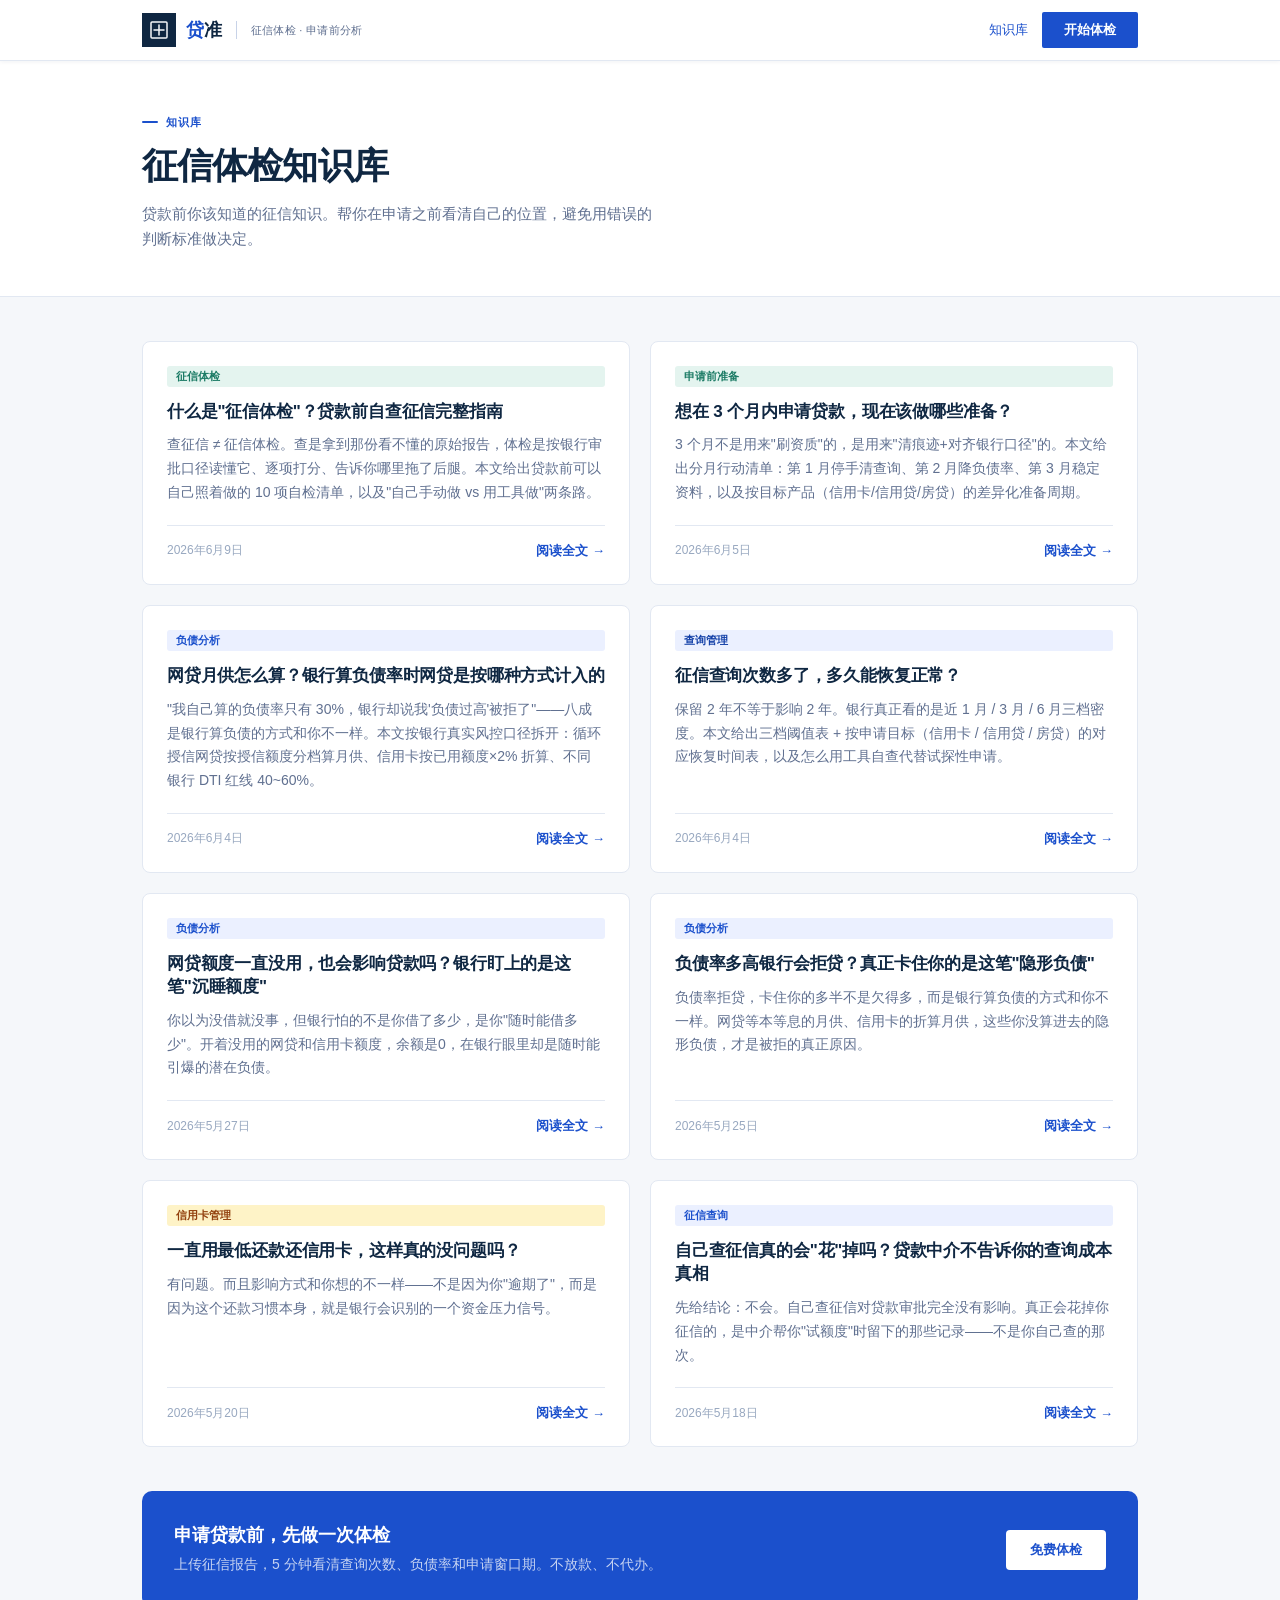
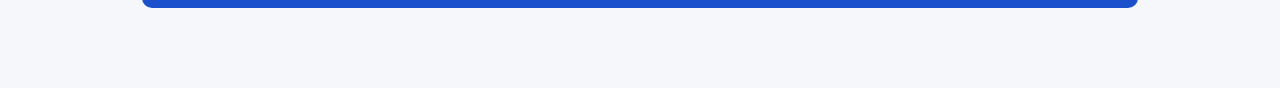
<file: blog/index.html>
<!DOCTYPE html>
<html lang="zh-CN">
<head>
<meta charset="UTF-8">
<meta name="viewport" content="width=device-width, initial-scale=1.0">
<title>征信体检知识库 | 贷准</title>
<meta name="description" content="贷款前你该知道的征信知识：查询次数、负债率、信用卡使用率、被拒原因分析。由贷准科技创始人撰写，帮你在申请贷款前看清自己的位置。">
<link rel="canonical" href="https://dzhun.com.cn/blog/">
<meta property="og:title" content="征信体检知识库 | 贷准">
<meta property="og:description" content="贷款前你该知道的征信知识，帮你在申请前看清自己的位置。">
<meta property="og:url" content="https://dzhun.com.cn/blog/">
<meta property="og:type" content="website">
<meta property="og:image" content="https://dzhun.com.cn/share-cover.png">
<script type="application/ld+json">
{
  "@context": "https://schema.org",
  "@type": "CollectionPage",
  "name": "征信体检知识库",
  "description": "贷款前你该知道的征信知识，由贷准科技创始人撰写。",
  "url": "https://dzhun.com.cn/blog/",
  "publisher": {"@type": "Organization", "name": "贷准科技", "url": "https://dzhun.com.cn"}
}
</script>
<style>
:root{
  --bg:#F5F7FA;--surface:#fff;--border:#E2E8F2;--border2:#C8D3E8;
  --ink:#0F2742;--ink2:#2D4468;--muted:#607090;--faint:#98A8C0;
  --blue:#1B50CC;--blue-d:#1340A8;--blue-lt:#EBF0FF;
  --teal:#1A7A64;--teal-lt:#E4F4EF;
  --sans:'Noto Sans SC','PingFang SC','Hiragino Sans GB','Microsoft YaHei',sans-serif;
  --shadow-sm:0 1px 3px rgba(15,39,66,.07);
  --shadow:0 4px 16px rgba(15,39,66,.09),0 1px 4px rgba(15,39,66,.05);
}
*,*::before,*::after{margin:0;padding:0;box-sizing:border-box;}
html{scroll-behavior:smooth;}
body{font-family:var(--sans);background:var(--bg);color:var(--ink);-webkit-font-smoothing:antialiased;}
a{text-decoration:none;color:inherit;}

/* NAV */
nav{position:sticky;top:0;z-index:200;background:rgba(255,255,255,.97);backdrop-filter:blur(12px);border-bottom:1px solid var(--border);box-shadow:0 1px 4px rgba(15,39,66,.06);}
.nav-inner{max-width:1100px;margin:0 auto;padding:0 clamp(20px,5vw,52px);height:60px;display:flex;align-items:center;gap:28px;}
.logo{display:flex;align-items:center;gap:10px;}
.logo-icon{width:34px;height:34px;background:var(--ink);display:flex;align-items:center;justify-content:center;flex-shrink:0;}
.logo-name{font-size:18px;font-weight:900;color:var(--ink);letter-spacing:-.01em;}
.logo-name em{font-style:normal;color:var(--blue);}
.logo-div{width:1px;height:18px;background:var(--border2);margin:0 4px;}
.logo-desc{font-size:11px;color:var(--muted);letter-spacing:.03em;white-space:nowrap;}
.nav-r{margin-left:auto;display:flex;align-items:center;gap:14px;}
.nav-link{font-size:13px;color:var(--muted);transition:color .2s;}
.nav-link:hover,.nav-link.active{color:var(--blue);}
.nav-btn{font-size:13px;font-weight:700;background:var(--blue);color:#fff;border:none;padding:9px 22px;cursor:pointer;transition:all .2s;white-space:nowrap;border-radius:2px;display:inline-block;}
.nav-btn:hover{background:var(--blue-d);}
@media(max-width:640px){.logo-div,.logo-desc{display:none;}}

/* PAGE HEADER */
.page-header{background:var(--surface);border-bottom:1px solid var(--border);padding:48px 0 44px;}
.inner{max-width:1100px;margin:0 auto;padding:0 clamp(20px,5vw,52px);}
.page-label{font-size:11px;font-weight:700;letter-spacing:.1em;text-transform:uppercase;color:var(--blue);display:inline-flex;align-items:center;gap:8px;margin-bottom:12px;}
.page-label::before{content:'';width:16px;height:2px;background:var(--blue);border-radius:1px;}
.page-h1{font-size:clamp(24px,3.5vw,36px);font-weight:900;letter-spacing:-.025em;color:var(--ink);margin-bottom:10px;}
.page-sub{font-size:15px;color:var(--muted);line-height:1.7;max-width:520px;}

/* ARTICLES GRID */
.articles-wrap{max-width:1100px;margin:0 auto;padding:44px clamp(20px,5vw,52px) 80px;}
.articles-grid{display:grid;grid-template-columns:repeat(auto-fill,minmax(320px,1fr));gap:20px;}

/* CARD */
.card{background:var(--surface);border:1px solid var(--border);border-radius:8px;padding:24px;transition:box-shadow .2s,border-color .2s;display:flex;flex-direction:column;}
.card:hover{box-shadow:var(--shadow);border-color:var(--border2);}
.card-tag{font-size:11px;font-weight:600;color:var(--blue);background:var(--blue-lt);padding:3px 9px;border-radius:3px;display:inline-block;margin-bottom:14px;}
.card-title{font-size:17px;font-weight:800;color:var(--ink);line-height:1.35;margin-bottom:10px;letter-spacing:-.01em;}
.card:hover .card-title{color:var(--blue);}
.card-excerpt{font-size:14px;color:var(--muted);line-height:1.7;margin-bottom:20px;flex:1;}
.card-footer{display:flex;align-items:center;justify-content:space-between;padding-top:16px;border-top:1px solid var(--border);}
.card-date{font-size:12px;color:var(--faint);}
.card-read{font-size:13px;font-weight:600;color:var(--blue);display:inline-flex;align-items:center;gap:4px;}
.card-read::after{content:'→';transition:transform .2s;}
.card:hover .card-read::after{transform:translateX(3px);}

/* CTA BANNER */
.cta-banner{background:var(--blue);border-radius:10px;padding:32px;margin-top:16px;display:flex;align-items:center;justify-content:space-between;flex-wrap:wrap;gap:20px;}
.cta-banner-text h3{font-size:18px;font-weight:800;color:#fff;margin-bottom:6px;}
.cta-banner-text p{font-size:14px;color:rgba(255,255,255,.75);line-height:1.6;}
.cta-banner-btn{font-size:13px;font-weight:700;background:#fff;color:var(--blue);padding:11px 24px;border-radius:4px;white-space:nowrap;flex-shrink:0;transition:opacity .2s;}
.cta-banner-btn:hover{opacity:.9;}
</style>
<script src="/nav-agent.js?v=1780382572"></script>
</head>
<body>

<nav>
  <div class="nav-inner">
    <a href="/" class="logo">
      <div class="logo-icon">
        <svg width="18" height="18" viewBox="0 0 18 18" fill="none">
          <rect x="1" y="1" width="16" height="16" rx="1" stroke="#F5F7FA" stroke-width="1.5"/>
          <path d="M4 9h10M9 4v10" stroke="#F5F7FA" stroke-width="1.5" stroke-linecap="round"/>
        </svg>
      </div>
      <div class="logo-name"><em>贷</em>准</div>
      <div class="logo-div"></div>
      <div class="logo-desc">征信体检 · 申请前分析</div>
    </a>
    <div class="nav-r">
      <a href="/blog/" class="nav-link active">知识库</a>
      <a href="/checkup.html" class="nav-btn">开始体检</a>
    </div>
  </div>
</nav>

<div class="page-header">
  <div class="inner">
    <div class="page-label">知识库</div>
    <h1 class="page-h1">征信体检知识库</h1>
    <p class="page-sub">贷款前你该知道的征信知识。帮你在申请之前看清自己的位置，避免用错误的判断标准做决定。</p>
  </div>
</div>

<div class="articles-wrap">
  <div class="articles-grid">

    <a href="/blog/shenme-shi-zhengxin-tijian.html" class="card">
      <span class="card-tag" style="color:#1A7A64;background:#E4F4EF;">征信体检</span>
      <h2 class="card-title">什么是"征信体检"？贷款前自查征信完整指南</h2>
      <p class="card-excerpt">查征信 ≠ 征信体检。查是拿到那份看不懂的原始报告，体检是按银行审批口径读懂它、逐项打分、告诉你哪里拖了后腿。本文给出贷款前可以自己照着做的 10 项自检清单，以及"自己手动做 vs 用工具做"两条路。</p>
      <div class="card-footer">
        <span class="card-date">2026年6月9日</span>
        <span class="card-read">阅读全文</span>
      </div>
    </a>

    <a href="/blog/sange-yue-zhunbei-zhengxin.html" class="card">
      <span class="card-tag" style="color:#1A7A64;background:#E4F4EF;">申请前准备</span>
      <h2 class="card-title">想在 3 个月内申请贷款，现在该做哪些准备？</h2>
      <p class="card-excerpt">3 个月不是用来"刷资质"的，是用来"清痕迹+对齐银行口径"的。本文给出分月行动清单：第 1 月停手清查询、第 2 月降负债率、第 3 月稳定资料，以及按目标产品（信用卡/信用贷/房贷）的差异化准备周期。</p>
      <div class="card-footer">
        <span class="card-date">2026年6月5日</span>
        <span class="card-read">阅读全文</span>
      </div>
    </a>

    <a href="/blog/wangdai-yuegong-fuzhai-suan-fa.html" class="card">
      <span class="card-tag">负债分析</span>
      <h2 class="card-title">网贷月供怎么算？银行算负债率时网贷是按哪种方式计入的</h2>
      <p class="card-excerpt">"我自己算的负债率只有 30%，银行却说我'负债过高'被拒了"——八成是银行算负债的方式和你不一样。本文按银行真实风控口径拆开：循环授信网贷按授信额度分档算月供、信用卡按已用额度×2% 折算、不同银行 DTI 红线 40~60%。</p>
      <div class="card-footer">
        <span class="card-date">2026年6月4日</span>
        <span class="card-read">阅读全文</span>
      </div>
    </a>

    <a href="/blog/zhengxin-chaxun-duojiu-huifu.html" class="card">
      <span class="card-tag" style="color:#1340A8;background:#EBF0FF;">查询管理</span>
      <h2 class="card-title">征信查询次数多了，多久能恢复正常？</h2>
      <p class="card-excerpt">保留 2 年不等于影响 2 年。银行真正看的是近 1 月 / 3 月 / 6 月三档密度。本文给出三档阈值表 + 按申请目标（信用卡 / 信用贷 / 房贷）的对应恢复时间表，以及怎么用工具自查代替试探性申请。</p>
      <div class="card-footer">
        <span class="card-date">2026年6月4日</span>
        <span class="card-read">阅读全文</span>
      </div>
    </a>

    <a href="/blog/chenshui-edu.html" class="card">
      <span class="card-tag">负债分析</span>
      <h2 class="card-title">网贷额度一直没用，也会影响贷款吗？银行盯上的是这笔"沉睡额度"</h2>
      <p class="card-excerpt">你以为没借就没事，但银行怕的不是你借了多少，是你"随时能借多少"。开着没用的网贷和信用卡额度，余额是0，在银行眼里却是随时能引爆的潜在负债。</p>
      <div class="card-footer">
        <span class="card-date">2026年5月27日</span>
        <span class="card-read">阅读全文</span>
      </div>
    </a>

    <a href="/blog/fuzhai-lv-yinxing-fuzhai.html" class="card">
      <span class="card-tag">负债分析</span>
      <h2 class="card-title">负债率多高银行会拒贷？真正卡住你的是这笔"隐形负债"</h2>
      <p class="card-excerpt">负债率拒贷，卡住你的多半不是欠得多，而是银行算负债的方式和你不一样。网贷等本等息的月供、信用卡的折算月供，这些你没算进去的隐形负债，才是被拒的真正原因。</p>
      <div class="card-footer">
        <span class="card-date">2026年5月25日</span>
        <span class="card-read">阅读全文</span>
      </div>
    </a>

    <a href="/blog/xinyongka-zuidi-huankuan.html" class="card">
      <span class="card-tag" style="color:#92400e;background:#fef3c7;">信用卡管理</span>
      <h2 class="card-title">一直用最低还款还信用卡，这样真的没问题吗？</h2>
      <p class="card-excerpt">有问题。而且影响方式和你想的不一样——不是因为你"逾期了"，而是因为这个还款习惯本身，就是银行会识别的一个资金压力信号。</p>
      <div class="card-footer">
        <span class="card-date">2026年5月20日</span>
        <span class="card-read">阅读全文</span>
      </div>
    </a>

    <a href="/blog/ziji-cha-zhengxin-hui-hua-ma.html" class="card">
      <span class="card-tag">征信查询</span>
      <h2 class="card-title">自己查征信真的会"花"掉吗？贷款中介不告诉你的查询成本真相</h2>
      <p class="card-excerpt">先给结论：不会。自己查征信对贷款审批完全没有影响。真正会花掉你征信的，是中介帮你"试额度"时留下的那些记录——不是你自己查的那次。</p>
      <div class="card-footer">
        <span class="card-date">2026年5月18日</span>
        <span class="card-read">阅读全文</span>
      </div>
    </a>

  </div>

  <div class="cta-banner" style="margin-top:44px;">
    <div class="cta-banner-text">
      <h3>申请贷款前，先做一次体检</h3>
      <p>上传征信报告，5 分钟看清查询次数、负债率和申请窗口期。不放款、不代办。</p>
    </div>
    <a href="/checkup.html" class="cta-banner-btn">免费体检</a>
  </div>
</div>

</body>
</html>
</file>
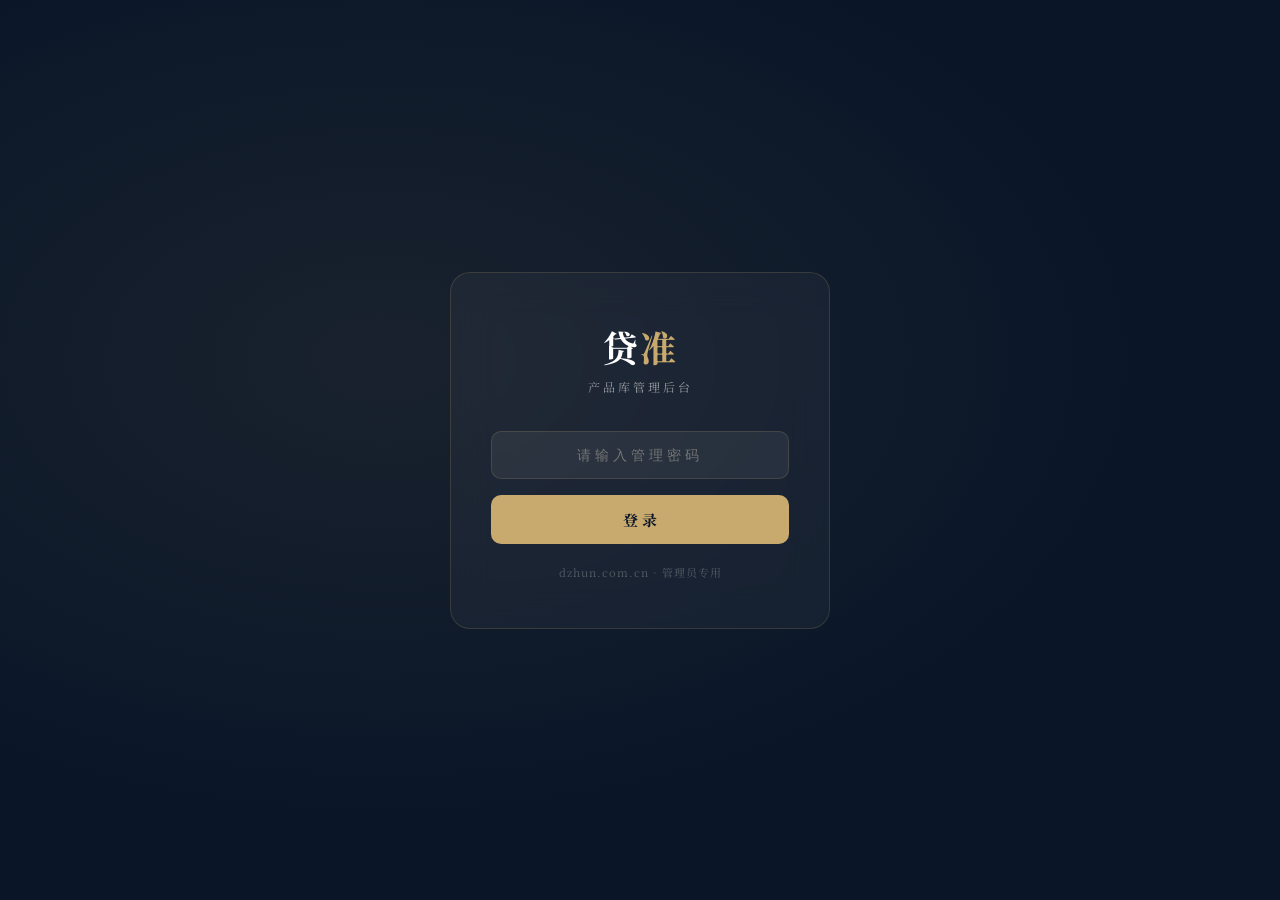
<file: admin.html>
<!DOCTYPE html>
<html lang="zh-CN">
<head>
<meta charset="UTF-8">
<meta name="viewport" content="width=device-width, initial-scale=1.0">
<title>贷准 · 产品库管理后台 | dzhun.com.cn</title>
<style>
  @import url('https://fonts.googleapis.com/css2?family=Noto+Serif+SC:wght@400;600;700&family=JetBrains+Mono:wght@400;500&display=swap');

  :root {
    --navy: #0a1628;
    --navy2: #111e35;
    --gold: #c8a96e;
    --gold2: #e8c98a;
    --green: #22c55e;
    --red: #ef4444;
    --border: rgba(200,169,110,.18);
    --text: #e8e8e8;
    --text2: rgba(232,232,232,.6);
    --card: rgba(255,255,255,.04);
    --card-hover: rgba(255,255,255,.07);
  }

  * { box-sizing: border-box; margin: 0; padding: 0; }

  body {
    background: var(--navy);
    color: var(--text);
    font-family: 'Noto Serif SC', serif;
    min-height: 100vh;
  }

  /* ── 登录页 ── */
  #loginPage {
    min-height: 100vh;
    display: flex;
    align-items: center;
    justify-content: center;
    background: radial-gradient(ellipse at 30% 40%, rgba(200,169,110,.08) 0%, transparent 60%),
                radial-gradient(ellipse at 70% 70%, rgba(10,22,40,.8) 0%, transparent 50%),
                var(--navy);
  }

  .login-box {
    width: 380px;
    background: rgba(255,255,255,.04);
    border: 1px solid var(--border);
    border-radius: 20px;
    padding: 48px 40px;
    text-align: center;
    backdrop-filter: blur(20px);
  }

  .login-logo {
    font-size: 36px;
    font-weight: 700;
    color: var(--gold);
    letter-spacing: 2px;
    margin-bottom: 6px;
  }

  .login-logo em { color: #fff; font-style: normal; }

  .login-sub {
    font-size: 12px;
    color: var(--text2);
    margin-bottom: 36px;
    letter-spacing: 3px;
  }

  .login-input {
    width: 100%;
    background: rgba(255,255,255,.06);
    border: 1px solid var(--border);
    border-radius: 10px;
    padding: 14px 16px;
    color: #fff;
    font-size: 14px;
    font-family: 'JetBrains Mono', monospace;
    letter-spacing: 4px;
    text-align: center;
    margin-bottom: 16px;
    transition: border-color .2s;
    outline: none;
  }

  .login-input:focus { border-color: var(--gold); }

  .login-btn {
    width: 100%;
    background: var(--gold);
    color: var(--navy);
    border: none;
    border-radius: 10px;
    padding: 14px;
    font-size: 15px;
    font-weight: 700;
    cursor: pointer;
    font-family: 'Noto Serif SC', serif;
    transition: all .2s;
  }

  .login-btn:hover { background: var(--gold2); transform: translateY(-1px); }

  .login-err {
    color: #f87171;
    font-size: 12px;
    margin-top: 10px;
    display: none;
  }

  /* ── 主后台 ── */
  #adminPage { display: none; }

  .admin-header {
    background: rgba(255,255,255,.03);
    border-bottom: 1px solid var(--border);
    padding: 0 32px;
    height: 64px;
    display: flex;
    align-items: center;
    justify-content: space-between;
    position: sticky;
    top: 0;
    z-index: 100;
    backdrop-filter: blur(20px);
  }

  .admin-logo { font-size: 20px; font-weight: 700; color: var(--gold); letter-spacing: 1px; }
  .admin-logo em { color: #fff; font-style: normal; }
  .admin-logo span { font-size: 12px; color: var(--text2); margin-left: 10px; letter-spacing: 2px; }

  .header-actions { display: flex; gap: 12px; align-items: center; }

  .btn {
    padding: 8px 18px;
    border-radius: 8px;
    font-size: 13px;
    font-weight: 600;
    cursor: pointer;
    border: none;
    font-family: 'Noto Serif SC', serif;
    transition: all .2s;
  }

  .btn-gold { background: var(--gold); color: var(--navy); }
  .btn-gold:hover { background: var(--gold2); }
  .btn-outline { background: transparent; border: 1px solid var(--border); color: var(--text2); }
  .btn-outline:hover { border-color: var(--gold); color: var(--gold); }
  .btn-red { background: rgba(239,68,68,.15); border: 1px solid rgba(239,68,68,.3); color: #f87171; }
  .btn-red:hover { background: rgba(239,68,68,.25); }
  .btn-green { background: rgba(34,197,94,.15); border: 1px solid rgba(34,197,94,.3); color: #4ade80; }
  .btn-green:hover { background: rgba(34,197,94,.25); }

  .admin-body {
    max-width: 1200px;
    margin: 0 auto;
    padding: 32px 24px;
  }

  /* ── 统计栏 ── */
  .stats-row {
    display: grid;
    grid-template-columns: repeat(4, 1fr);
    gap: 16px;
    margin-bottom: 32px;
  }

  .stat-card {
    background: var(--card);
    border: 1px solid var(--border);
    border-radius: 12px;
    padding: 20px;
  }

  .stat-card .num { font-size: 28px; font-weight: 700; color: var(--gold); }
  .stat-card .label { font-size: 12px; color: var(--text2); margin-top: 4px; }

  /* ── 工具栏 ── */
  .toolbar {
    display: flex;
    justify-content: space-between;
    align-items: center;
    margin-bottom: 20px;
    gap: 12px;
    flex-wrap: wrap;
  }

  .toolbar-left { display: flex; gap: 10px; align-items: center; flex-wrap: wrap; }

  .search-input {
    background: rgba(255,255,255,.05);
    border: 1px solid var(--border);
    border-radius: 8px;
    padding: 8px 14px;
    color: var(--text);
    font-size: 13px;
    font-family: 'Noto Serif SC', serif;
    outline: none;
    width: 220px;
    transition: border-color .2s;
  }

  .search-input:focus { border-color: var(--gold); }
  .search-input::placeholder { color: var(--text2); }

  .filter-select {
    background: rgba(255,255,255,.05);
    border: 1px solid var(--border);
    border-radius: 8px;
    padding: 8px 12px;
    color: var(--text);
    font-size: 13px;
    outline: none;
    cursor: pointer;
  }

  /* ── 产品表格 ── */
  .products-table {
    background: var(--card);
    border: 1px solid var(--border);
    border-radius: 14px;
    overflow: hidden;
  }

  .table-header {
    display: grid;
    grid-template-columns: 40px 1fr 1fr 120px 100px 90px 90px 100px;
    gap: 0;
    padding: 14px 20px;
    background: rgba(200,169,110,.06);
    border-bottom: 1px solid var(--border);
    font-size: 12px;
    color: var(--gold);
    letter-spacing: 1px;
    font-weight: 600;
  }

  .product-row {
    display: grid;
    grid-template-columns: 40px 1fr 1fr 120px 100px 90px 90px 100px;
    gap: 0;
    padding: 16px 20px;
    border-bottom: 1px solid rgba(200,169,110,.06);
    align-items: center;
    transition: background .15s;
    font-size: 13px;
  }

  .product-row:last-child { border-bottom: none; }
  .product-row:hover { background: var(--card-hover); }

  .product-row .bank-name { font-weight: 600; color: #fff; }
  .product-row .product-name { font-size: 12px; color: var(--text2); margin-top: 2px; }

  .badge {
    display: inline-block;
    padding: 3px 8px;
    border-radius: 4px;
    font-size: 11px;
    font-weight: 600;
  }

  .badge-active { background: rgba(34,197,94,.15); color: #4ade80; border: 1px solid rgba(34,197,94,.2); }
  .badge-inactive { background: rgba(239,68,68,.12); color: #f87171; border: 1px solid rgba(239,68,68,.2); }

  .row-actions { display: flex; gap: 6px; }

  .icon-btn {
    width: 30px; height: 30px;
    border-radius: 6px;
    border: 1px solid var(--border);
    background: transparent;
    color: var(--text2);
    cursor: pointer;
    display: flex; align-items: center; justify-content: center;
    font-size: 14px;
    transition: all .15s;
  }

  .icon-btn:hover { border-color: var(--gold); color: var(--gold); background: rgba(200,169,110,.08); }
  .icon-btn.delete:hover { border-color: #f87171; color: #f87171; background: rgba(239,68,68,.08); }

  /* ── 模态框 ── */
  .modal-overlay {
    position: fixed; inset: 0;
    background: rgba(0,0,0,.7);
    backdrop-filter: blur(8px);
    z-index: 1000;
    display: none;
    align-items: center;
    justify-content: center;
    padding: 20px;
  }

  .modal-overlay.open { display: flex; }

  .modal {
    background: var(--navy2);
    border: 1px solid var(--border);
    border-radius: 18px;
    width: 100%;
    max-width: 640px;
    max-height: 90vh;
    overflow-y: auto;
    padding: 32px;
  }

  .modal-title {
    font-size: 18px;
    font-weight: 700;
    color: var(--gold);
    margin-bottom: 24px;
    display: flex;
    align-items: center;
    gap: 10px;
  }

  .form-grid-2 {
    display: grid;
    grid-template-columns: 1fr 1fr;
    gap: 16px;
    margin-bottom: 16px;
  }

  .form-group { margin-bottom: 16px; }
  .form-group.full { grid-column: 1/-1; }

  .form-label {
    display: block;
    font-size: 12px;
    color: var(--gold);
    margin-bottom: 6px;
    letter-spacing: 1px;
  }

  .req { color: #f87171; }

  .form-input, .form-select, .form-textarea {
    width: 100%;
    background: rgba(255,255,255,.05);
    border: 1px solid var(--border);
    border-radius: 8px;
    padding: 10px 14px;
    color: var(--text);
    font-size: 13px;
    font-family: 'Noto Serif SC', serif;
    outline: none;
    transition: border-color .2s;
  }

  .form-input:focus, .form-select:focus, .form-textarea:focus { border-color: var(--gold); }
  .form-textarea { resize: vertical; min-height: 80px; line-height: 1.6; }
  .form-select option { background: var(--navy2); }

  .modal-footer {
    display: flex;
    gap: 10px;
    justify-content: flex-end;
    margin-top: 24px;
    padding-top: 20px;
    border-top: 1px solid var(--border);
  }

  /* ── 提示框 ── */
  .toast {
    position: fixed;
    bottom: 32px; right: 32px;
    background: rgba(34,197,94,.15);
    border: 1px solid rgba(34,197,94,.3);
    color: #4ade80;
    padding: 12px 20px;
    border-radius: 10px;
    font-size: 13px;
    z-index: 9999;
    transform: translateY(20px);
    opacity: 0;
    transition: all .3s;
    pointer-events: none;
  }

  .toast.show { transform: translateY(0); opacity: 1; }
  .toast.error { background: rgba(239,68,68,.15); border-color: rgba(239,68,68,.3); color: #f87171; }

  /* ── 空状态 ── */
  .empty-state {
    text-align: center;
    padding: 60px 20px;
    color: var(--text2);
  }

  .empty-state .icon { font-size: 48px; margin-bottom: 16px; }
  .empty-state p { font-size: 14px; }

  /* ── 导出预览 ── */
  .preview-box {
    background: rgba(0,0,0,.3);
    border: 1px solid var(--border);
    border-radius: 10px;
    padding: 16px;
    font-family: 'JetBrains Mono', monospace;
    font-size: 11px;
    color: var(--text2);
    line-height: 1.8;
    max-height: 300px;
    overflow-y: auto;
    white-space: pre-wrap;
    word-break: break-all;
  }

  .section-title {
    font-size: 16px;
    font-weight: 700;
    color: #fff;
    margin-bottom: 6px;
  }

  .section-sub { font-size: 12px; color: var(--text2); margin-bottom: 20px; }

  @media(max-width: 768px) {
    .stats-row { grid-template-columns: 1fr 1fr; }
    .table-header { display: none; }
    .product-row { grid-template-columns: 1fr auto; gap: 8px; padding: 14px; }
    .product-row > *:not(:first-child):not(:last-child) { display: none; }
    .product-row .col-bank { display: block; }
    .product-row .col-actions { display: flex; }
    .form-grid-2 { grid-template-columns: 1fr; }
    .admin-header { padding: 0 16px; }
    .admin-body { padding: 16px; }
  }
</style>
</head>
<body>

<!-- ══ 登录页 ══ -->
<div id="loginPage">
  <div class="login-box">
    <div class="login-logo"><em>贷</em>准</div>
    <div class="login-sub">产品库管理后台</div>
    <input class="login-input" type="password" id="pwInput" placeholder="请输入管理密码" 
           onkeydown="if(event.key==='Enter')doLogin()">
    <button class="login-btn" onclick="doLogin()">登 录</button>
    <div class="login-err" id="loginErr">密码错误，请重试</div>
    <div style="margin-top:20px;font-size:11px;color:rgba(255,255,255,.25);letter-spacing:1px">dzhun.com.cn · 管理员专用</div>
  </div>
</div>

<!-- ══ 主后台 ══ -->
<div id="adminPage">
  <header class="admin-header">
    <div>
      <div class="admin-logo"><em>贷</em>准 <span>产品库管理</span></div>
    </div>
    <div class="header-actions">
      <button class="btn btn-green" onclick="openExport()">📤 导出AI提示词</button>
      <button class="btn btn-gold" onclick="openAdd()">＋ 新增产品</button>
      <a href="/" target="_blank" class="btn btn-outline" style="text-decoration:none">🌐 访问主站</a>
      <button class="btn btn-outline" onclick="doLogout()">退出</button>
    </div>
  </header>

  <div class="admin-body">

    <!-- 统计 -->
    <div class="stats-row">
      <div class="stat-card">
        <div class="num" id="statTotal">0</div>
        <div class="label">产品总数</div>
      </div>
      <div class="stat-card">
        <div class="num" id="statActive">0</div>
        <div class="label">启用中</div>
      </div>
      <div class="stat-card">
        <div class="num" id="statBanks">0</div>
        <div class="label">合作银行</div>
      </div>
      <div class="stat-card">
        <div class="num" id="statCities">0</div>
        <div class="label">覆盖城市</div>
      </div>
    </div>

    <!-- 工具栏 -->
    <div class="toolbar">
      <div class="toolbar-left">
        <div class="section-title">产品库</div>
        <input class="search-input" type="text" id="searchInput" placeholder="搜索银行/产品名称…" oninput="renderTable()">
        <select class="filter-select" id="filterCity" onchange="renderTable()">
          <option value="">全部城市</option>
        </select>
        <select class="filter-select" id="filterStatus" onchange="renderTable()">
          <option value="">全部状态</option>
          <option value="active">启用</option>
          <option value="inactive">停用</option>
        </select>
      </div>
      <div>
        <button class="btn btn-outline" onclick="importDefault()" style="font-size:12px">导入默认产品库</button>
      </div>
    </div>

    <!-- 表格 -->
    <div class="products-table">
      <div class="table-header">
        <div></div>
        <div>银行 / 产品</div>
        <div>准入条件</div>
        <div>利率范围</div>
        <div>最高额度</div>
        <div>覆盖城市</div>
        <div>状态</div>
        <div>操作</div>
      </div>
      <div id="tableBody"></div>
    </div>

  </div>
</div>

<!-- ══ 新增/编辑 模态框 ══ -->
<div class="modal-overlay" id="editModal">
  <div class="modal">
    <div class="modal-title">
      <span id="modalIcon">➕</span>
      <span id="modalTitle">新增产品</span>
    </div>

    <div class="form-grid-2">
      <div class="form-group">
        <label class="form-label">银行名称 <span class="req">*</span></label>
        <input class="form-input" id="f-bank" placeholder="如：招商银行">
      </div>
      <div class="form-group">
        <label class="form-label">产品名称 <span class="req">*</span></label>
        <input class="form-input" id="f-product" placeholder="如：闪电贷">
      </div>
      <div class="form-group">
        <label class="form-label">利率范围 <span class="req">*</span></label>
        <input class="form-input" id="f-rate" placeholder="如：3.24%-18%">
      </div>
      <div class="form-group">
        <label class="form-label">最高额度 <span class="req">*</span></label>
        <input class="form-input" id="f-amount" placeholder="如：最高30万">
      </div>
      <div class="form-group">
        <label class="form-label">最低月收入要求（元）</label>
        <input class="form-input" type="number" id="f-minIncome" placeholder="如：5000">
      </div>
      <div class="form-group">
        <label class="form-label">近3月查询上限（次）</label>
        <input class="form-input" type="number" id="f-maxQuery" placeholder="如：6">
      </div>
      <div class="form-group">
        <label class="form-label">最高负债率（%）</label>
        <input class="form-input" type="number" id="f-maxDebt" placeholder="如：70">
      </div>
      <div class="form-group">
        <label class="form-label">逾期要求</label>
        <select class="form-select" id="f-overdue">
          <option value="zero">零逾期（无任何逾期）</option>
          <option value="mild">轻微（历史≤30天可过）</option>
          <option value="any">宽松（有逾期也可申请）</option>
        </select>
      </div>
      <div class="form-group full">
        <label class="form-label">覆盖城市</label>
        <input class="form-input" id="f-cities" placeholder="如：厦门,全国（逗号分隔，全国则填"全国"）">
      </div>
      <div class="form-group full">
        <label class="form-label">准入条件详述 <span class="req">*</span></label>
        <textarea class="form-textarea" id="f-conditions" 
          placeholder="详细描述准入条件，AI会严格按此匹配。例如：需工行代发工资或公积金缴纳≥12个月，无当前逾期，在职员工优先。"></textarea>
      </div>
      <div class="form-group full">
        <label class="form-label">加分项 / 特殊说明</label>
        <textarea class="form-textarea" id="f-bonus" 
          placeholder="如：有房全款通过率+20%；公积金客户优先；接受个体工商户等" style="min-height:60px"></textarea>
      </div>
      <div class="form-group">
        <label class="form-label">代表 Emoji</label>
        <input class="form-input" id="f-emoji" placeholder="如：🏦 💳 🏛" maxlength="4">
      </div>
      <div class="form-group">
        <label class="form-label">状态</label>
        <select class="form-select" id="f-status">
          <option value="active">✅ 启用</option>
          <option value="inactive">⏸ 停用</option>
        </select>
      </div>
    </div>

    <div class="modal-footer">
      <button class="btn btn-outline" onclick="closeModal()">取消</button>
      <button class="btn btn-gold" onclick="saveProduct()">💾 保存产品</button>
    </div>
  </div>
</div>

<!-- ══ 导出模态框 ══ -->
<div class="modal-overlay" id="exportModal">
  <div class="modal" style="max-width:720px">
    <div class="modal-title">📤 导出 AI 提示词</div>
    <div class="section-sub">复制下方内容，粘贴到 HTML 文件中 <code style="color:var(--gold)">【银行产品准入标准</code> 部分替换即可</div>
    <div style="background:rgba(200,169,110,0.12);border:1px solid rgba(200,169,110,0.4);border-radius:8px;padding:10px 14px;font-size:12px;color:#c8a96e;margin-bottom:12px;line-height:1.6">
      ✅ <strong>产品库已自动同步</strong>——主站 AI 分析将使用最新产品数据（需同域名访问）。<br>
      保存产品后，主站会自动从服务端读取最新产品库，无需手动操作。
    </div>
    <div class="preview-box" id="exportPreview"></div>
    <div class="modal-footer">
      <button class="btn btn-outline" onclick="document.getElementById('exportModal').classList.remove('open')">关闭</button>
      <button class="btn btn-gold" onclick="copyExport()">📋 复制全部</button>
    </div>
  </div>
</div>

<!-- ══ 贷款结果录入 ══ -->
<div id="outcomeSection" style="display:none;max-width:860px;margin:32px auto 0;padding:0 24px">
  <div style="font-size:18px;font-weight:700;color:var(--gold);margin-bottom:6px">贷款结果录入</div>
  <div style="font-size:12px;color:var(--text2);margin-bottom:20px">代理反馈结果后在此录入，用于模型校准</div>

  <div style="background:var(--card);border:1px solid var(--border);border-radius:12px;padding:24px;display:grid;grid-template-columns:1fr 1fr;gap:16px">
    <div style="grid-column:1/-1">
      <label style="font-size:12px;color:var(--text2);display:block;margin-bottom:6px">Session ID <span style="color:#ef4444">*</span></label>
      <input id="oc_session" type="text" placeholder="从评分记录中复制，或代理提供" style="width:100%;background:rgba(255,255,255,.06);border:1px solid var(--border);border-radius:8px;padding:10px 14px;color:var(--text);font-size:13px;outline:none">
    </div>
    <div>
      <label style="font-size:12px;color:var(--text2);display:block;margin-bottom:6px">申请产品</label>
      <input id="oc_product" type="text" placeholder="如：招行闪电贷" style="width:100%;background:rgba(255,255,255,.06);border:1px solid var(--border);border-radius:8px;padding:10px 14px;color:var(--text);font-size:13px;outline:none">
    </div>
    <div>
      <label style="font-size:12px;color:var(--text2);display:block;margin-bottom:6px">结果 <span style="color:#ef4444">*</span></label>
      <select id="oc_result" style="width:100%;background:rgba(20,30,50,.9);border:1px solid var(--border);border-radius:8px;padding:10px 14px;color:var(--text);font-size:13px;outline:none">
        <option value="">请选择</option>
        <option value="approved">✅ 批准</option>
        <option value="rejected">❌ 拒绝</option>
        <option value="abandoned">⚪ 用户放弃</option>
      </select>
    </div>
    <div>
      <label style="font-size:12px;color:var(--text2);display:block;margin-bottom:6px">实际批款金额（元，仅批准时填）</label>
      <input id="oc_amount" type="number" placeholder="如：150000" style="width:100%;background:rgba(255,255,255,.06);border:1px solid var(--border);border-radius:8px;padding:10px 14px;color:var(--text);font-size:13px;outline:none">
    </div>
    <div>
      <label style="font-size:12px;color:var(--text2);display:block;margin-bottom:6px">拒绝原因（仅拒绝时填）</label>
      <select id="oc_reason" style="width:100%;background:rgba(20,30,50,.9);border:1px solid var(--border);border-radius:8px;padding:10px 14px;color:var(--text);font-size:13px;outline:none">
        <option value="">不适用</option>
        <option value="查询次数过多">查询次数过多</option>
        <option value="负债率过高">负债率过高</option>
        <option value="收入不足">收入不足</option>
        <option value="征信逾期记录">征信逾期记录</option>
        <option value="网贷机构过多">网贷机构过多</option>
        <option value="工作稳定性不足">工作稳定性不足</option>
        <option value="户籍不符">户籍不符</option>
        <option value="其他">其他</option>
      </select>
    </div>
    <div>
      <label style="font-size:12px;color:var(--text2);display:block;margin-bottom:6px">代理ID（选填）</label>
      <input id="oc_agent" type="text" placeholder="如：AHX" style="width:100%;background:rgba(255,255,255,.06);border:1px solid var(--border);border-radius:8px;padding:10px 14px;color:var(--text);font-size:13px;outline:none">
    </div>
    <div style="grid-column:1/-1;display:flex;gap:12px;align-items:center">
      <button onclick="submitOutcome()" style="background:var(--gold);color:#0a1628;border:none;border-radius:8px;padding:10px 28px;font-size:14px;font-weight:700;cursor:pointer">提交结果</button>
      <span id="oc_msg" style="font-size:13px"></span>
    </div>
  </div>

  <!-- 近期录入记录 -->
  <div style="margin-top:20px">
    <div style="font-size:13px;color:var(--text2);margin-bottom:10px;display:flex;justify-content:space-between;align-items:center">
      <span>最近录入记录</span>
      <button onclick="loadOutcomes()" style="background:none;border:1px solid var(--border);border-radius:6px;padding:4px 12px;color:var(--text2);font-size:12px;cursor:pointer">刷新</button>
    </div>
    <div id="outcomesTable" style="font-size:12px;color:var(--text2)">点击刷新加载</div>
  </div>
</div>

<!-- ══ Toast ══ -->
<div class="toast" id="toast"></div>

<script>
// ══ 配置 ══
const ADMIN_PASSWORD = 'dazhun2024'; // 修改这里改密码
const STORAGE_KEY = 'dazhun_products';

// ══ 默认产品库（与 config.js BANK_PRODUCTS 完全同步）══
const DEFAULT_PRODUCTS = [
  { id:'gsyh', bank:'工商银行', product:'融e借', emoji:'🏦', rate:'3.25%-4.35%', amount:'最高30万（公积金版最高80万）', hurdle:519, k:0.025, maxQ1:null, maxQ3:6, maxQ6:null, maxDebt:65, minIncome:5000, minAge:null, maxAge:null, overdue:'zero', social:true, minSocialMonths:12, minProvident:null, minEdu:'none', workTypes:null, conditions:'工行代发工资或公积金≥12月；无当前逾期；近3月查询≤6次；负债率≤65%', bonus:'国企/事业/央企/白名单单位通过率极高；公积金基数高可申请专属版额度更大', tags:['国有大行','利率低','公积金加分'], type:'bank', cities:'全国', status:'active' },
  { id:'nyyh', bank:'农业银行', product:'网捷贷', emoji:'🌾', rate:'3.1%-4.5%', amount:'最高100万', hurdle:513, k:0.025, maxQ1:4, maxQ3:6, maxQ6:null, maxDebt:70, minIncome:3000, minAge:null, maxAge:null, overdue:'zero', social:true, minSocialMonths:6, minProvident:null, minEdu:'none', workTypes:null, conditions:'农行账户；社保或公积金在缴；无当前逾期；近1月查询≤4次；近3月查询≤6次；信贷机构≤5家', bonus:'公务员/国企优先；农行代发工资利率更低；有农行按揭额度翻倍', tags:['国有大行','公积金加分','随借随还'], type:'bank', cities:'全国', status:'active' },
  { id:'zgyh', bank:'中国银行', product:'随心智贷', emoji:'🏛', rate:'3.0%-5.22%', amount:'最高50万', hurdle:524, k:0.025, maxQ1:null, maxQ3:6, maxQ6:null, maxDebt:60, minIncome:6000, minAge:null, maxAge:null, overdue:'zero', social:false, minSocialMonths:null, minProvident:null, minEdu:'none', workTypes:null, conditions:'无当前逾期；近3月查询≤6次；负债率≤60%；月收入≥6000', bonus:'名下有全款房通过率+20%；中行按揭客户优先；公积金在缴利率更低', tags:['国有大行','有房加分','利率低'], type:'bank', cities:'全国', status:'active' },
  { id:'jsyh', bank:'建设银行', product:'快贷', emoji:'🏗', rate:'3.15%-4.8%', amount:'最高100万', hurdle:513, k:0.025, maxQ1:null, maxQ3:6, maxQ6:null, maxDebt:70, minIncome:4000, minAge:22, maxAge:55, overdue:'zero', social:true, minSocialMonths:6, minProvident:null, minEdu:'none', workTypes:null, conditions:'建行账户；社保或公积金在缴；无当前逾期；近3月查询≤6次', bonus:'建行代发工资额度大幅提升；有房贷客户额度最高；龙卡信用卡加分', tags:['国有大行','额度高','公积金加分'], type:'bank', cities:'全国', status:'active' },
  { id:'jtyh', bank:'交通银行', product:'惠民贷', emoji:'🚗', rate:'2.8%-5.88%', amount:'最高100万', hurdle:508, k:0.025, maxQ1:null, maxQ3:6, maxQ6:null, maxDebt:70, minIncome:4000, minAge:null, maxAge:null, overdue:'zero', social:true, minSocialMonths:6, minProvident:null, minEdu:'none', workTypes:null, conditions:'社保或公积金≥6月；无当前逾期；近3月查询≤6次', bonus:'个体工商户专属通道；社保年限越长额度越高；厦门本地公积金优先', tags:['个体工商户可做','社保加分','额度高'], type:'bank', cities:'全国', status:'active' },
  { id:'yzyh', bank:'邮储银行', product:'邮享贷', emoji:'📮', rate:'3.0%-7.2%', amount:'最高100万', hurdle:469, k:0.025, maxQ1:null, maxQ3:8, maxQ6:null, maxDebt:75, minIncome:2000, minAge:18, maxAge:65, overdue:'zero', social:true, minSocialMonths:3, minProvident:null, minEdu:'none', workTypes:null, conditions:'社保≥3月；无当前逾期；近3月查询≤8次；信贷机构≤5家；2年内逾期≤6次', bonus:'门槛最低首选；最长7年期；国企/事业单位公积金客户专属优惠利率', tags:['门槛最低','社保3月','稳妥保底'], type:'bank', cities:'全国', status:'active' },
  { id:'zsyh', bank:'招商银行', product:'闪电贷', emoji:'💳', rate:'2.58%-18%', amount:'最高30万（经营用途最高100万）', hurdle:530, k:0.025, maxQ1:2, maxQ3:4, maxQ6:null, maxDebt:65, minIncome:5000, minAge:null, maxAge:null, overdue:'zero', social:false, minSocialMonths:null, minProvident:null, minEdu:'none', workTypes:null, conditions:'无当前逾期；近1月查询≤2次；近3月查询≤4次；负债率≤65%', bonus:'招行代发/AUM≥2万利率更低；公积金高基数显著提额', tags:['秒级审批','全线上','利率低'], type:'bank', cities:'全国', status:'active' },
  { id:'pfyh', bank:'浦发银行', product:'浦闪贷', emoji:'🌟', rate:'2.9%-6%', amount:'最高100万', hurdle:513, k:0.025, maxQ1:null, maxQ3:4, maxQ6:null, maxDebt:65, minIncome:8000, minAge:null, maxAge:null, overdue:'zero', social:false, minSocialMonths:null, minProvident:null, minEdu:'none', workTypes:null, conditions:'无当前逾期；近3月查询≤4次；负债率≤65%；月收入≥8000', bonus:'国企/央企员工通过率最高；公积金高基数显著提额', tags:['高收入优先','国企专属','审批快'], type:'bank', cities:'全国', status:'active' },
  { id:'xyyh', bank:'兴业银行', product:'兴闪贷', emoji:'💰', rate:'3.0%-7.2%', amount:'最高100万', hurdle:486, k:0.025, maxQ1:null, maxQ3:5, maxQ6:8, maxDebt:70, minIncome:3000, minAge:null, maxAge:null, overdue:'mild', social:false, minSocialMonths:null, minProvident:null, minEdu:'none', workTypes:null, conditions:'无当前逾期（历史≤30天已结清可接受）；近3月查询≤5次；近6月查询≤8次', bonus:'征信轻微瑕疵首选；线下版条件更宽松；兴业代发/按揭客户优先', tags:['征信瑕疵可接受','查询宽松','线下可谈'], type:'bank', cities:'全国', status:'active' },
  { id:'payh', bank:'平安银行', product:'白领贷', emoji:'🛡', rate:'2.88%-7.99%', amount:'最高100万', hurdle:491, k:0.025, maxQ1:null, maxQ3:6, maxQ6:null, maxDebt:70, minIncome:5000, minAge:25, maxAge:55, overdue:'zero', social:true, minSocialMonths:null, minProvident:800, minEdu:'none', workTypes:null, conditions:'公积金≥1年；无当前逾期；近3月查询≤6次', bonus:'个体工商户友好；平安保险/证券客户额度更高；白名单单位直接通过', tags:['个体工商户可做','公积金加分','随借随还'], type:'bank', cities:'全国', status:'active' },
  { id:'zxyh', bank:'中信银行', product:'信秒贷', emoji:'🏢', rate:'3.0%-16.68%', amount:'最高50万', hurdle:480, k:0.025, maxQ1:null, maxQ3:6, maxQ6:10, maxDebt:70, minIncome:4000, minAge:null, maxAge:null, overdue:'mild', social:false, minSocialMonths:null, minProvident:null, minEdu:'none', workTypes:null, conditions:'无当前逾期（历史单次≤30天可接受）；近3月查询≤6次；近6月查询≤10次；满足之一：中信代发/AUM/信用卡/按揭/公积金≥2年', bonus:'条件多选一通过率高；有按揭房直接符合；优质单位门槛更低', tags:['条件多选一','征信轻微瑕疵可做','审批快'], type:'bank', cities:'全国', status:'active' },
  { id:'gdyh', bank:'光大银行', product:'光速贷', emoji:'☀️', rate:'2.9%-6%', amount:'最高30万', hurdle:491, k:0.025, maxQ1:null, maxQ3:5, maxQ6:null, maxDebt:70, minIncome:4000, minAge:null, maxAge:null, overdue:'zero', social:true, minSocialMonths:6, minProvident:null, minEdu:'none', workTypes:null, conditions:'社保或公积金；无当前逾期；近3月查询≤5次；负债率≤70%', bonus:'光大信用卡持有者加分；负债稍高也可接受', tags:['负债宽松','社保加分','利率低'], type:'bank', cities:'全国', status:'active' },
  { id:'hxyh', bank:'华夏银行', product:'易达金', emoji:'🌈', rate:'3.28%-6%', amount:'最高50万', hurdle:469, k:0.025, maxQ1:null, maxQ3:8, maxQ6:null, maxDebt:75, minIncome:4000, minAge:null, maxAge:null, overdue:'zero', social:false, minSocialMonths:null, minProvident:null, minEdu:'none', workTypes:null, conditions:'无当前逾期；近3月查询≤8次；负债率≤75%', bonus:'私企员工友好；查询偏多时的次优选择；负债稍高也可尝试', tags:['私企友好','查询宽松','负债宽松'], type:'bank', cities:'全国', status:'active' },
  { id:'xmyh', bank:'厦门银行', product:'E秒贷', emoji:'🏝', rate:'5.88%-7.2%', amount:'最高30万', hurdle:480, k:0.025, maxQ1:null, maxQ3:8, maxQ6:null, maxDebt:65, minIncome:4000, minAge:null, maxAge:null, overdue:'zero', social:true, minSocialMonths:6, minProvident:null, minEdu:'none', workTypes:null, conditions:'无当前逾期；近1周查询≤3次；近3月查询≤8次；未结清贷款≤5家；社保或公积金≥6月', bonus:'厦门本地银行优先；公积金优质单位可申请白名单通道；有按揭房优先', tags:['厦门本地','公积金优先','额度高'], type:'bank', cities:'厦门', status:'active' },
  { id:'xmns', bank:'厦门农商银行', product:'信用消费贷', emoji:'🌺', rate:'4.0%-6.5%', amount:'最高50万', hurdle:486, k:0.025, maxQ1:null, maxQ3:4, maxQ6:6, maxDebt:70, minIncome:3000, minAge:null, maxAge:null, overdue:'zero', social:true, minSocialMonths:6, minProvident:null, minEdu:'none', workTypes:null, conditions:'厦门本地居民；无当前逾期；近3月查询≤4次；近6月查询≤6次；社保或公积金在缴', bonus:'公积金优质单位额度利率最优；线下沟通空间大；本地居民首选', tags:['厦门本地','公积金首选','线下可谈'], type:'bank', cities:'厦门', status:'active' },
  { id:'nbyh', bank:'南银法巴银行', product:'诚易贷', emoji:'🏦', rate:'10.8%-19.8%', amount:'最高40万（夫妻最高80万）', hurdle:436, k:0.025, maxQ1:5, maxQ3:9, maxQ6:15, maxDebt:null, minIncome:null, minAge:22, maxAge:60, overdue:'mild', social:true, minSocialMonths:6, minProvident:null, minEdu:'none', workTypes:null, conditions:'年龄22-60周岁；本地户籍：个税/公积金/社保≥6个月；外地户籍：≥12个月；近1月查询≤5次，近3月≤9次，半年≤15次；1.5年内无连续逾期，历史总逾期≤12次，历史无M2', bonus:'单人最高40万夫妻最高80万；外地户籍可做；查询要求较宽松', tags:['查询宽松','外地户籍可做','学历利率优惠'], type:'bank', cities:'全国', status:'active' },
  { id:'gfyh', bank:'广发银行', product:'E秒贷', emoji:'💡', rate:'3.38%-7%', amount:'最高30万循环额度', hurdle:480, k:0.025, maxQ1:null, maxQ3:5, maxQ6:12, maxDebt:80, minIncome:4000, minAge:25, maxAge:55, overdue:'zero', social:true, minSocialMonths:3, minProvident:null, minEdu:'none', workTypes:null, conditions:'年龄25-55；公积金/社保/个税/广发代发工资其一满3月；无当前逾期，近半年无3次以上逾期；近3月查询≤5次；近6月查询≤12次', bonus:'循环额度5年内随借随还；先息后本；持广发信用卡或有代发工资通过率更高', tags:['股份制银行','循环额度','先息后本'], type:'bank', cities:'全国', status:'active' },
  { id:'msyh', bank:'民生银行', product:'民易贷', emoji:'🏙', rate:'3.68%-7.2%', amount:'最高30万（线下最高100万）', hurdle:491, k:0.025, maxQ1:null, maxQ3:6, maxQ6:null, maxDebt:70, minIncome:4000, minAge:null, maxAge:null, overdue:'zero', social:true, minSocialMonths:3, minProvident:null, minEdu:'none', workTypes:null, conditions:'公积金/社保/个税/民生代发其一在缴；无当前逾期；近3月查询≤6次；有房信贷≤3笔，无房≤2笔', bonus:'有房且信贷笔数少通过率高；民生代发工资额度显著提升；线下可申请至100万', tags:['股份制银行','全线上','纯信用'], type:'bank', cities:'全国', status:'active' },
  { id:'zljr', bank:'招联消费金融', product:'好期贷', emoji:'📱', rate:'7.2%-24%', amount:'最高20万', hurdle:392, k:0.025, maxQ1:null, maxQ3:99, maxQ6:null, maxDebt:85, minIncome:2000, minAge:null, maxAge:null, overdue:'mild', social:false, minSocialMonths:null, minProvident:null, minEdu:'none', workTypes:null, conditions:'有稳定收入；历史逾期已还清可申请；查询次数基本不影响', bonus:'银行全拒后保底首选；秒批到账；持牌消费金融机构', tags:['持牌机构','查询不限','保底首选'], type:'finance', cities:'全国', status:'active' },
  { id:'hxxd', bank:'海翔小贷', product:'信用贷', emoji:'🦅', rate:'利率面议', amount:'10-100万', hurdle:376, k:0.025, maxQ1:null, maxQ3:99, maxQ6:null, maxDebt:80, minIncome:null, minAge:22, maxAge:55, overdue:'zero', social:true, minSocialMonths:null, minProvident:null, minEdu:'none', workTypes:null, conditions:'上班族；省内户籍或厦门房产；年龄22-55；无当前逾期；2年内展期/公积金提取不准入', bonus:'优质单位/高公积金/可双签均可提额；10-30万可最高40%先息', tags:['本地小贷','厦门户籍优先','大额可做'], type:'finance', cities:'厦门', status:'active' },
  { id:'zyxf', bank:'中邮消费金融', product:'消费贷', emoji:'📬', rate:'18%-23.76%', amount:'最高20万', hurdle:398, k:0.025, maxQ1:3, maxQ3:9, maxQ6:null, maxDebt:null, minIncome:null, minAge:20, maxAge:55, overdue:'mild', social:true, minSocialMonths:6, minProvident:null, minEdu:'none', workTypes:null, conditions:'年龄20-55；本单位满6个月；负债三选一：公积金/社保/个税基数×50倍≥信贷余额；近3月信贷查询≤9次', bonus:'负债要求三选一非常灵活；公积金/社保/个税任一满足即可', tags:['负债要求灵活','查询宽松','持牌消费金融'], type:'finance', cities:'全国', status:'active' },
  { id:'zbyh', bank:'中银消费金融', product:'消费贷', emoji:'🏛', rate:'14.98%-22.98%', amount:'最高20万', hurdle:403, k:0.025, maxQ1:null, maxQ3:7, maxQ6:null, maxDebt:null, minIncome:null, minAge:20, maxAge:55, overdue:'mild', social:true, minSocialMonths:6, minProvident:null, minEdu:'college', workTypes:null, conditions:'年龄20-55；上班族；大专及以上学历；3个月机构查询≤7次；无当前逾期；至少有一笔正常还款6个月以上', bonus:'社保基数5000+大专学历利率最低14.98%；夫妻可各自申请合计40万', tags:['双系统','社保基数关键','大专可做'], type:'finance', cities:'全国', status:'active' },
  { id:'xyjr', bank:'兴业消费金融', product:'消费贷', emoji:'💼', rate:'8.88%-16.8%', amount:'5-20万（夫妻40万）', hurdle:409, k:0.025, maxQ1:null, maxQ3:10, maxQ6:null, maxDebt:null, minIncome:5000, minAge:22, maxAge:60, overdue:'mild', social:true, minSocialMonths:6, minProvident:null, minEdu:'none', workTypes:null, conditions:'年龄22-60；社保6个月以上，月工资5000以上；近3月查询≤10次；无当前逾期；不接受白户', bonus:'A1类irr年化8.88%最低；研究生学历直接最优利率；全款房客户20%认定额度', tags:['学历利率优惠','厦门社保6月','全款房加分'], type:'finance', cities:'全国', status:'active' },
  { id:'lyh', bank:'陆易花', product:'薪产品', emoji:'🌸', rate:'利率面议', amount:'2-20万循环额度', hurdle:370, k:0.025, maxQ1:4, maxQ3:9, maxQ6:null, maxDebt:100, minIncome:null, minAge:22, maxAge:55, overdue:'loose', social:true, minSocialMonths:6, minProvident:null, minEdu:'none', workTypes:null, conditions:'年龄22-55；上班族（不含企业法人/股东/个体）；企业缴社保≥6个月；无当前逾期200元以下可申请；近3月查询<9次', bonus:'循环额度最灵活；支持12/24/36期；换单位只需保证连续缴纳即可', tags:['循环额度','上班族专属','线上操作'], type:'finance', cities:'全国', status:'active' },
];

// ══ 状态 ══
let products = [];
let editingId = null;

const API_BASE = 'https://api.dzhun.com.cn/api/v1';

// ══ 初始化 ══
async function init() {
  // 先用 localStorage 立即渲染，避免白屏
  const saved = localStorage.getItem(STORAGE_KEY);
  if (saved) { try { products = JSON.parse(saved); } catch(e) { products = []; } }
  renderTable(); updateStats(); updateCityFilter();

  // 再从服务端拉取，只有比本地数据多时才覆盖（且不覆盖用户正在操作的状态）
  try {
    const r = await fetch(API_BASE + '/products');
    if (r.ok) {
      const arr = await r.json();
      if (Array.isArray(arr) && arr.length > products.length) {
        products = arr;
        renderTable(); updateStats(); updateCityFilter();
      }
    }
  } catch(e) {}
}

async function saveToStorage() {
  try {
    await fetch(API_BASE + '/products', {
      method: 'POST',
      headers: { 'Content-Type': 'application/json' },
      body: JSON.stringify({ admin_key: ADMIN_PASSWORD, products }),
    });
  } catch(e) {}
  localStorage.setItem(STORAGE_KEY, JSON.stringify(products)); // 本地也存一份
}

// ══ 登录 ══
function doLogin() {
  const pw = document.getElementById('pwInput').value;
  if(pw === ADMIN_PASSWORD) {
    document.getElementById('loginPage').style.display = 'none';
    document.getElementById('adminPage').style.display = 'block';
    document.getElementById('outcomeSection').style.display = 'block';
    init();
  } else {
    document.getElementById('loginErr').style.display = 'block';
    document.getElementById('pwInput').value = '';
    setTimeout(()=> document.getElementById('loginErr').style.display='none', 2000);
  }
}

function doLogout() {
  document.getElementById('adminPage').style.display = 'none';
  document.getElementById('loginPage').style.display = 'flex';
  document.getElementById('pwInput').value = '';
}

// ══ 贷款结果录入 ══
const OUTCOME_API = 'https://api.dzhun.com.cn/api/v1/outcome';

async function submitOutcome() {
  const session_id    = document.getElementById('oc_session').value.trim();
  const product       = document.getElementById('oc_product').value.trim();
  const result        = document.getElementById('oc_result').value;
  const approved_amount = document.getElementById('oc_amount').value;
  const reject_reason = document.getElementById('oc_reason').value;
  const agent_id      = document.getElementById('oc_agent').value.trim();
  const msg           = document.getElementById('oc_msg');

  if (!session_id || !result) { msg.style.color='#ef4444'; msg.textContent='Session ID 和结果为必填'; return; }

  msg.style.color = 'var(--text2)'; msg.textContent = '提交中…';
  try {
    const resp = await fetch(OUTCOME_API, {
      method: 'POST',
      headers: { 'Content-Type': 'application/json' },
      body: JSON.stringify({ session_id, product, result, approved_amount: approved_amount||null, reject_reason: reject_reason||null, agent_id: agent_id||null, admin_key: ADMIN_PASSWORD }),
    });
    const data = await resp.json();
    if (data.ok) {
      msg.style.color = '#22c55e'; msg.textContent = '✅ 已录入';
      document.getElementById('oc_session').value = '';
      document.getElementById('oc_product').value = '';
      document.getElementById('oc_result').value = '';
      document.getElementById('oc_amount').value = '';
      document.getElementById('oc_reason').value = '';
      document.getElementById('oc_agent').value = '';
      loadOutcomes();
    } else {
      msg.style.color = '#ef4444'; msg.textContent = '❌ ' + (data.error || '失败');
    }
  } catch (e) {
    msg.style.color = '#ef4444'; msg.textContent = '❌ 网络错误';
  }
}

async function loadOutcomes() {
  const el = document.getElementById('outcomesTable');
  el.textContent = '加载中…';
  try {
    const resp = await fetch('https://api.dzhun.com.cn/api/v1/score-admin?action=outcomes&admin_key=' + ADMIN_PASSWORD);
    const data = await resp.json();
    if (!data.results || data.results.length === 0) { el.textContent = '暂无记录'; return; }
    const rows = data.results.map(r => {
      const badge = r.result === 'approved' ? '<span style="color:#22c55e">批准</span>' : r.result === 'rejected' ? '<span style="color:#ef4444">拒绝</span>' : '<span style="color:#94a3b8">放弃</span>';
      const amt = r.approved_amount ? ` ${(r.approved_amount/10000).toFixed(1)}万` : '';
      return `<div style="display:grid;grid-template-columns:140px 120px 60px 80px 1fr;gap:8px;padding:8px 0;border-bottom:1px solid var(--border)">
        <span style="font-family:monospace;font-size:11px;overflow:hidden;text-overflow:ellipsis">${r.session_id||'-'}</span>
        <span>${r.product||'-'}</span>
        <span>${badge}</span>
        <span style="color:var(--gold)">${amt}</span>
        <span>${r.reject_reason||''}</span>
      </div>`;
    }).join('');
    el.innerHTML = `<div style="display:grid;grid-template-columns:140px 120px 60px 80px 1fr;gap:8px;padding:6px 0;border-bottom:1px solid var(--border);color:var(--text2);font-size:11px"><span>Session ID</span><span>产品</span><span>结果</span><span>金额</span><span>拒绝原因</span></div>${rows}`;
  } catch (e) {
    el.textContent = '加载失败，请刷新重试';
  }
}

// ══ 渲染表格 ══
function renderTable() {
  const search = document.getElementById('searchInput').value.toLowerCase();
  const cityFilter = document.getElementById('filterCity').value;
  const statusFilter = document.getElementById('filterStatus').value;

  let filtered = products.filter(p => {
    const matchSearch = !search || p.bank.toLowerCase().includes(search) || p.product.toLowerCase().includes(search);
    const matchCity = !cityFilter || (p.cities||'').includes(cityFilter);
    const matchStatus = !statusFilter || p.status === statusFilter;
    return matchSearch && matchCity && matchStatus;
  });

  const body = document.getElementById('tableBody');

  if(filtered.length === 0) {
    body.innerHTML = `<div class="empty-state"><div class="icon">🏦</div><p>${products.length === 0 ? '暂无产品，点击「导入默认产品库」快速开始' : '没有符合条件的产品'}</p></div>`;
    return;
  }

  body.innerHTML = filtered.map((p, idx) => `
    <div class="product-row">
      <div style="color:var(--text2);font-size:12px">${idx+1}</div>
      <div class="col-bank">
        <div class="bank-name">${p.emoji||'🏦'} ${p.bank}</div>
        <div class="product-name">${p.product}</div>
      </div>
      <div style="font-size:12px;color:var(--text2);line-height:1.5">${(p.conditions||'').slice(0,40)}…</div>
      <div style="color:var(--gold);font-weight:600;font-size:13px">${p.rate}</div>
      <div style="font-size:13px">${p.amount}</div>
      <div style="font-size:12px;color:var(--text2)">${p.cities||'全国'}</div>
      <div><span class="badge ${p.status==='active'?'badge-active':'badge-inactive'}">${p.status==='active'?'启用':'停用'}</span></div>
      <div class="row-actions col-actions">
        <button class="icon-btn" onclick="openEdit('${p.id}')" title="编辑">✏️</button>
        <button class="icon-btn" onclick="toggleStatus('${p.id}')" title="${p.status==='active'?'停用':'启用'}">${p.status==='active'?'⏸':'▶️'}</button>
        <button class="icon-btn delete" onclick="deleteProduct('${p.id}')" title="删除">🗑</button>
      </div>
    </div>
  `).join('');
}

function updateStats() {
  document.getElementById('statTotal').textContent = products.length;
  document.getElementById('statActive').textContent = products.filter(p=>p.status==='active').length;
  document.getElementById('statBanks').textContent = new Set(products.map(p=>p.bank)).size;
  const cities = new Set();
  products.forEach(p => (p.cities||'').split(',').forEach(c => cities.add(c.trim())));
  document.getElementById('statCities').textContent = cities.size;
}

function updateCityFilter() {
  const cities = new Set(['全国']);
  products.forEach(p => (p.cities||'').split(',').forEach(c => { if(c.trim()) cities.add(c.trim()); }));
  const sel = document.getElementById('filterCity');
  const cur = sel.value;
  sel.innerHTML = '<option value="">全部城市</option>' + [...cities].map(c=>`<option value="${c}" ${cur===c?'selected':''}>${c}</option>`).join('');
}

// ══ 增删改 ══
function openAdd() {
  editingId = null;
  document.getElementById('modalIcon').textContent = '➕';
  document.getElementById('modalTitle').textContent = '新增产品';
  clearForm();
  document.getElementById('editModal').classList.add('open');
}

function openEdit(id) {
  editingId = id;
  const p = products.find(x=>x.id===id);
  if(!p) return;
  document.getElementById('modalIcon').textContent = '✏️';
  document.getElementById('modalTitle').textContent = '编辑产品';
  document.getElementById('f-bank').value = p.bank||'';
  document.getElementById('f-product').value = p.product||'';
  document.getElementById('f-rate').value = p.rate||'';
  document.getElementById('f-amount').value = p.amount||'';
  document.getElementById('f-minIncome').value = p.minIncome||'';
  document.getElementById('f-maxQuery').value = p.maxQuery||'';
  document.getElementById('f-maxDebt').value = p.maxDebt||'';
  document.getElementById('f-overdue').value = p.overdue||'zero';
  document.getElementById('f-cities').value = p.cities||'';
  document.getElementById('f-conditions').value = p.conditions||'';
  document.getElementById('f-bonus').value = p.bonus||'';
  document.getElementById('f-emoji').value = p.emoji||'';
  document.getElementById('f-status').value = p.status||'active';
  document.getElementById('editModal').classList.add('open');
}

function clearForm() {
  ['f-bank','f-product','f-rate','f-amount','f-minIncome','f-maxQuery','f-maxDebt','f-cities','f-conditions','f-bonus','f-emoji'].forEach(id => {
    document.getElementById(id).value = '';
  });
  document.getElementById('f-overdue').value = 'zero';
  document.getElementById('f-status').value = 'active';
}

function closeModal() {
  document.getElementById('editModal').classList.remove('open');
}

function saveProduct() {
  const bank = document.getElementById('f-bank').value.trim();
  const product = document.getElementById('f-product').value.trim();
  const rate = document.getElementById('f-rate').value.trim();
  const amount = document.getElementById('f-amount').value.trim();
  const conditions = document.getElementById('f-conditions').value.trim();

  if(!bank || !product || !rate || !amount || !conditions) {
    showToast('请填写所有必填项（标*字段）', true); return;
  }

  const data = {
    bank, product, rate, amount, conditions,
    minIncome: parseInt(document.getElementById('f-minIncome').value)||0,
    maxQuery: parseInt(document.getElementById('f-maxQuery').value)||10,
    maxDebt: parseInt(document.getElementById('f-maxDebt').value)||80,
    overdue: document.getElementById('f-overdue').value,
    cities: document.getElementById('f-cities').value.trim()||'全国',
    bonus: document.getElementById('f-bonus').value.trim(),
    emoji: document.getElementById('f-emoji').value.trim()||'🏦',
    status: document.getElementById('f-status').value,
  };

  if(editingId) {
    const idx = products.findIndex(p=>p.id===editingId);
    if(idx>=0) products[idx] = { ...products[idx], ...data };
    showToast('产品已更新 ✓');
  } else {
    data.id = Date.now();
    products.push(data);
    showToast('产品已添加 ✓');
  }

  saveToStorage();
  renderTable();
  updateStats();
  updateCityFilter();
  closeModal();
}

function toggleStatus(id) {
  const p = products.find(x=>x.id===id);
  if(!p) return;
  p.status = p.status==='active' ? 'inactive' : 'active';
  saveToStorage();
  renderTable();
  updateStats();
  showToast(p.status==='active' ? '已启用' : '已停用');
}

function deleteProduct(id) {
  if(!confirm('确定要删除这个产品吗？')) return;
  products = products.filter(p=>p.id!==id);
  saveToStorage();
  renderTable();
  updateStats();
  updateCityFilter();
  showToast('已删除');
}

function importDefault() {
  try {
    products = JSON.parse(JSON.stringify(DEFAULT_PRODUCTS));
    saveToStorage();
    renderTable();
    updateStats();
    updateCityFilter();
    showToast('默认产品库已导入 ✓');
  } catch(err) {
    alert('导入失败: ' + err.message);
  }
}

// ══ 导出AI提示词 ══
function openExport() {
  const active = products.filter(p=>p.status==='active');
  if(active.length === 0) { showToast('没有启用的产品', true); return; }

  const overdueMap = { zero:'零逾期（无任何逾期）', mild:'历史逾期≤30天可通过', any:'逾期要求宽松' };

  const lines = active.map(p =>
    `${p.bank}-${p.product}：利率${p.rate} | 最高${p.amount} | 准入：${p.conditions}${p.bonus?' | 加分项：'+p.bonus:''} | 最低月收入≥${p.minIncome}元 | 近3月查询≤${p.maxQuery}次 | 负债率≤${p.maxDebt}% | 逾期要求：${overdueMap[p.overdue]||p.overdue}`
  ).join('\n');

  const preview = `【银行产品准入标准（严格执行，不得编造产品）】\n${lines}\n\n【产品匹配规则】\n- 当前逾期>0：只推荐overdue为mild或any的产品，零逾期产品不推荐\n- 近3月查询次数超过产品maxQuery：该产品不推荐\n- 负债率超过产品maxDebt：该产品不推荐\n- 月收入低于产品minIncome：该产品不推荐\n- bank_fit.now：列出当前满足所有准入条件的产品（格式：银行名·产品名）\n- bank_fit.after_improve：列出改善3-6月后能通过的产品\n\n【评分模型】\n负债率(35%)：≤30%=95, 31-40%=82, 41-50%=68, 51-60%=52, 61-70%=35, >70%=15\n查询近3月(20%)：0次=100, 1-2次=88, 3-4次=72, 5-6次=48, ≥7次=20\n逾期(25%)：零=100, 历史≤7天结清=88, 历史8-30天结清=72, 历史31-90天=45, >90天=25, 当前=10\n信用卡使用率(10%)：≤30%=95, 31-50%=75, 51-70%=50, 71-90%=25, >90%=5, >100%=0\n账户结构(5%)：合理=90, 消费金融≥5笔扣25, 白户扣20\n信用历史(5%)：≥5年=90, 3-5年=75, 1-3年=55, <1年=30\n\n【风险预警规则】\n🔴 当前逾期>0 → 必须标注"🔴存在当前逾期，任何银行均不放款"\n🔴 近3月查询≥5次 → 标注"🔴征信已花，需养征信3-6月"\n🔴 信用卡使用率>100% → 标注"🔴疑似套现，银行直接拒贷"\n🔴 消费金融≥5笔 → 标注"🔴网贷过多，资金链紧张"\n⚠️ 近1月查询≥3次 → 标注"⚠️近期密集查询，建议暂停申请"\n⚠️ 负债率>70% → 标注"⚠️负债率超危险线，先降负债"`;

  document.getElementById('exportPreview').textContent = preview;
  document.getElementById('exportModal').classList.add('open');
}

function copyExport() {
  const text = document.getElementById('exportPreview').textContent;
  navigator.clipboard.writeText(text).then(()=>showToast('已复制到剪贴板 ✓')).catch(()=>{
    // fallback
    const ta = document.createElement('textarea');
    ta.value = text;
    document.body.appendChild(ta);
    ta.select();
    document.execCommand('copy');
    document.body.removeChild(ta);
    showToast('已复制 ✓');
  });
}

// ══ Toast ══
function showToast(msg, isError=false) {
  const t = document.getElementById('toast');
  t.textContent = msg;
  t.className = 'toast show' + (isError?' error':'');
  setTimeout(()=>t.className='toast', 2500);
}

// ══ 键盘快捷键 ══
document.addEventListener('keydown', e => {
  if(e.key==='Escape') {
    closeModal();
    document.getElementById('exportModal').classList.remove('open');
  }
});
</script>
</body>
</html>
</file>
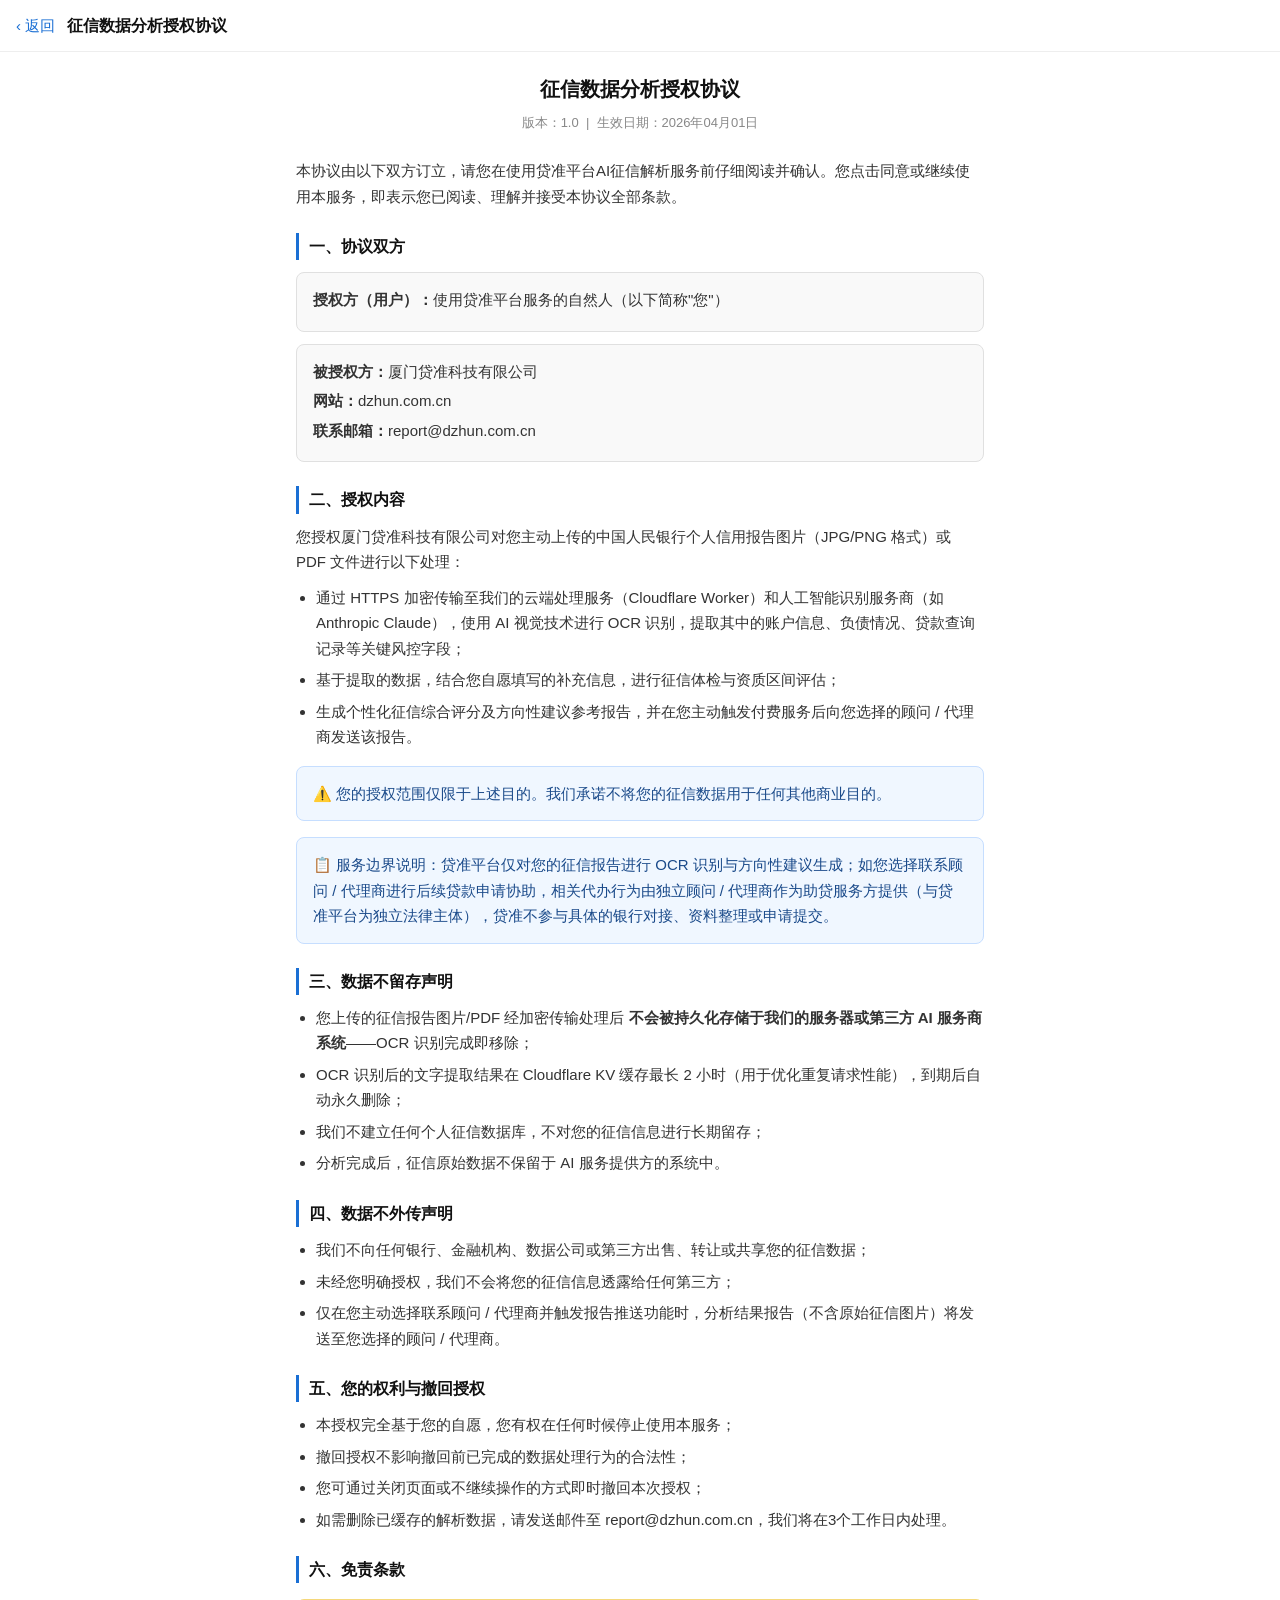
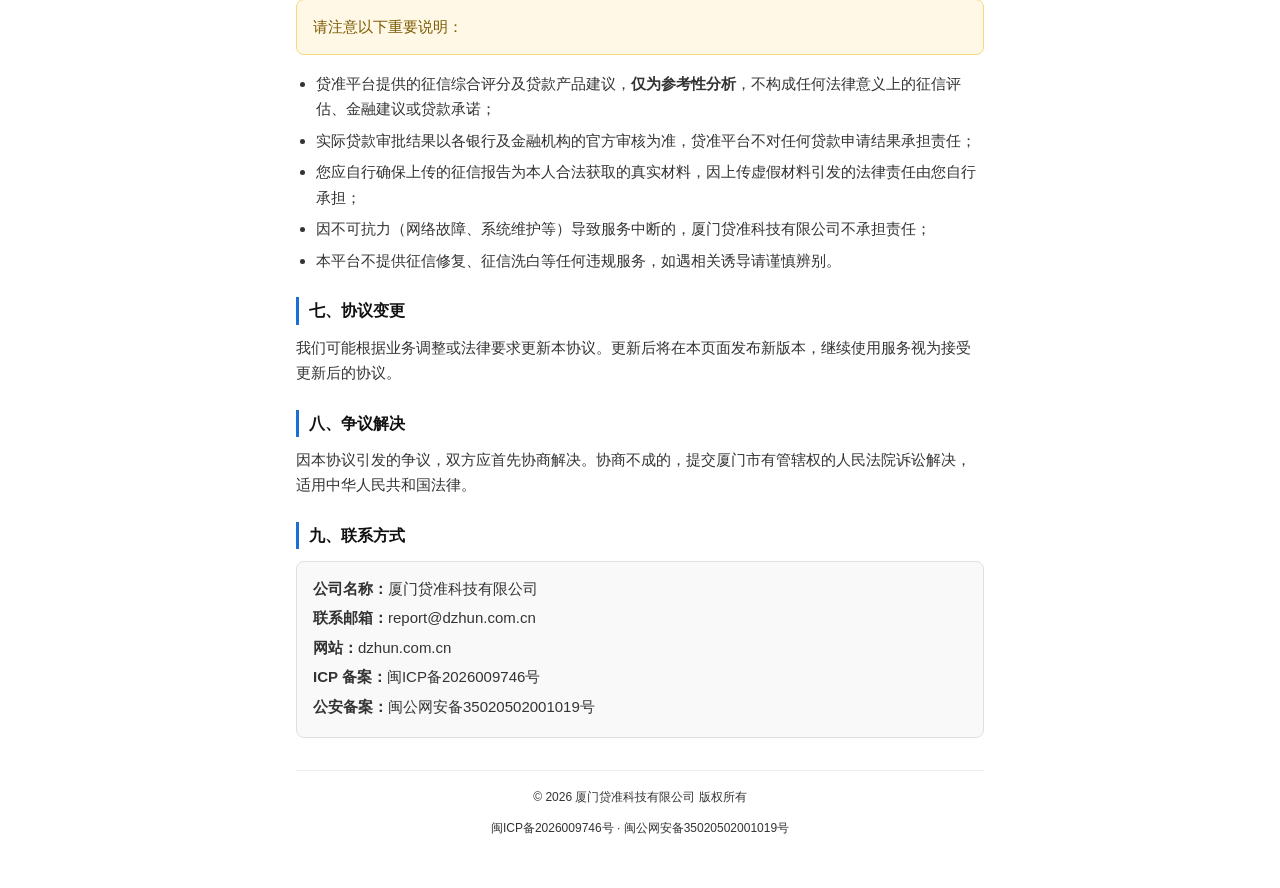
<file: auth.html>
<!DOCTYPE html>
<html lang="zh-CN">
<head>
<meta charset="UTF-8">
<meta name="viewport" content="width=device-width, initial-scale=1.0">
<title>征信数据分析授权协议 — 贷准</title>
<style>
* { box-sizing: border-box; margin: 0; padding: 0; }
body { font-family: -apple-system, "PingFang SC", "Hiragino Sans GB", "Microsoft YaHei", sans-serif; background: #fff; color: #222; font-size: 15px; line-height: 1.7; }
.header { background: #fff; border-bottom: 1px solid #eee; padding: 12px 16px; display: flex; align-items: center; position: sticky; top: 0; z-index: 10; }
.back-btn { color: #1a6fd4; font-size: 15px; cursor: pointer; margin-right: 12px; text-decoration: none; }
.header-title { font-size: 16px; font-weight: 600; color: #111; }
.container { max-width: 720px; margin: 0 auto; padding: 20px 16px 40px; }
h1 { font-size: 20px; font-weight: 700; text-align: center; margin-bottom: 6px; color: #111; }
.update-date { text-align: center; color: #888; font-size: 13px; margin-bottom: 24px; }
h2 { font-size: 16px; font-weight: 700; color: #111; margin: 24px 0 10px; padding-left: 10px; border-left: 3px solid #1a6fd4; }
p { margin-bottom: 10px; color: #333; }
ul { padding-left: 20px; margin-bottom: 10px; }
ul li { margin-bottom: 6px; color: #333; }
.party-box { background: #f9f9f9; border: 1px solid #e0e0e0; border-radius: 8px; padding: 14px 16px; margin: 12px 0; }
.party-box p { margin-bottom: 4px; }
.highlight-box { background: #f0f7ff; border: 1px solid #c6deff; border-radius: 8px; padding: 14px 16px; margin: 16px 0; }
.highlight-box p { margin-bottom: 0; color: #1a4a8a; }
.warn-box { background: #fff8e6; border: 1px solid #f5d87a; border-radius: 8px; padding: 14px 16px; margin: 16px 0; }
.warn-box p { margin-bottom: 0; color: #7a5a00; }
.footer { text-align: center; color: #aaa; font-size: 12px; margin-top: 32px; padding-top: 16px; border-top: 1px solid #eee; }
</style>
</head>
<body>
<div class="header">
  <a class="back-btn" onclick="history.back()">‹ 返回</a>
  <span class="header-title">征信数据分析授权协议</span>
</div>

<div class="container">
  <h1>征信数据分析授权协议</h1>
  <p class="update-date">版本：1.0 &nbsp;|&nbsp; 生效日期：2026年04月01日</p>

  <p>本协议由以下双方订立，请您在使用贷准平台AI征信解析服务前仔细阅读并确认。您点击同意或继续使用本服务，即表示您已阅读、理解并接受本协议全部条款。</p>

  <h2>一、协议双方</h2>
  <div class="party-box">
    <p><strong>授权方（用户）：</strong>使用贷准平台服务的自然人（以下简称"您"）</p>
  </div>
  <div class="party-box">
    <p><strong>被授权方：</strong>厦门贷准科技有限公司</p>
    <p><strong>网站：</strong>dzhun.com.cn</p>
    <p><strong>联系邮箱：</strong>report@dzhun.com.cn</p>
  </div>

  <h2>二、授权内容</h2>
  <p>您授权厦门贷准科技有限公司对您主动上传的中国人民银行个人信用报告图片（JPG/PNG 格式）或 PDF 文件进行以下处理：</p>
  <ul>
    <li>通过 HTTPS 加密传输至我们的云端处理服务（Cloudflare Worker）和人工智能识别服务商（如 Anthropic Claude），使用 AI 视觉技术进行 OCR 识别，提取其中的账户信息、负债情况、贷款查询记录等关键风控字段；</li>
    <li>基于提取的数据，结合您自愿填写的补充信息，进行征信体检与资质区间评估；</li>
    <li>生成个性化征信综合评分及方向性建议参考报告，并在您主动触发付费服务后向您选择的顾问 / 代理商发送该报告。</li>
  </ul>

  <div class="highlight-box">
    <p>⚠️ 您的授权范围仅限于上述目的。我们承诺不将您的征信数据用于任何其他商业目的。</p>
  </div>

  <div class="highlight-box">
    <p>📋 服务边界说明：贷准平台仅对您的征信报告进行 OCR 识别与方向性建议生成；如您选择联系顾问 / 代理商进行后续贷款申请协助，相关代办行为由独立顾问 / 代理商作为助贷服务方提供（与贷准平台为独立法律主体），贷准不参与具体的银行对接、资料整理或申请提交。</p>
  </div>

  <h2>三、数据不留存声明</h2>
  <ul>
    <li>您上传的征信报告图片/PDF 经加密传输处理后 <strong>不会被持久化存储于我们的服务器或第三方 AI 服务商系统</strong>——OCR 识别完成即移除；</li>
    <li>OCR 识别后的文字提取结果在 Cloudflare KV 缓存最长 2 小时（用于优化重复请求性能），到期后自动永久删除；</li>
    <li>我们不建立任何个人征信数据库，不对您的征信信息进行长期留存；</li>
    <li>分析完成后，征信原始数据不保留于 AI 服务提供方的系统中。</li>
  </ul>

  <h2>四、数据不外传声明</h2>
  <ul>
    <li>我们不向任何银行、金融机构、数据公司或第三方出售、转让或共享您的征信数据；</li>
    <li>未经您明确授权，我们不会将您的征信信息透露给任何第三方；</li>
    <li>仅在您主动选择联系顾问 / 代理商并触发报告推送功能时，分析结果报告（不含原始征信图片）将发送至您选择的顾问 / 代理商。</li>
  </ul>

  <h2>五、您的权利与撤回授权</h2>
  <ul>
    <li>本授权完全基于您的自愿，您有权在任何时候停止使用本服务；</li>
    <li>撤回授权不影响撤回前已完成的数据处理行为的合法性；</li>
    <li>您可通过关闭页面或不继续操作的方式即时撤回本次授权；</li>
    <li>如需删除已缓存的解析数据，请发送邮件至 report@dzhun.com.cn，我们将在3个工作日内处理。</li>
  </ul>

  <h2>六、免责条款</h2>
  <div class="warn-box">
    <p>请注意以下重要说明：</p>
  </div>
  <ul>
    <li>贷准平台提供的征信综合评分及贷款产品建议，<strong>仅为参考性分析</strong>，不构成任何法律意义上的征信评估、金融建议或贷款承诺；</li>
    <li>实际贷款审批结果以各银行及金融机构的官方审核为准，贷准平台不对任何贷款申请结果承担责任；</li>
    <li>您应自行确保上传的征信报告为本人合法获取的真实材料，因上传虚假材料引发的法律责任由您自行承担；</li>
    <li>因不可抗力（网络故障、系统维护等）导致服务中断的，厦门贷准科技有限公司不承担责任；</li>
    <li>本平台不提供征信修复、征信洗白等任何违规服务，如遇相关诱导请谨慎辨别。</li>
  </ul>

  <h2>七、协议变更</h2>
  <p>我们可能根据业务调整或法律要求更新本协议。更新后将在本页面发布新版本，继续使用服务视为接受更新后的协议。</p>

  <h2>八、争议解决</h2>
  <p>因本协议引发的争议，双方应首先协商解决。协商不成的，提交厦门市有管辖权的人民法院诉讼解决，适用中华人民共和国法律。</p>

  <h2>九、联系方式</h2>
  <div class="party-box">
    <p><strong>公司名称：</strong>厦门贷准科技有限公司</p>
    <p><strong>联系邮箱：</strong>report@dzhun.com.cn</p>
    <p><strong>网站：</strong>dzhun.com.cn</p>
    <p><strong>ICP 备案：</strong>闽ICP备2026009746号</p>
    <p><strong>公安备案：</strong>闽公网安备35020502001019号</p>
  </div>

  <div class="footer">
    <p>© 2026 厦门贷准科技有限公司 版权所有</p>
    <p>闽ICP备2026009746号 · 闽公网安备35020502001019号</p>
  </div>
</div>
</body>
</html>
</file>
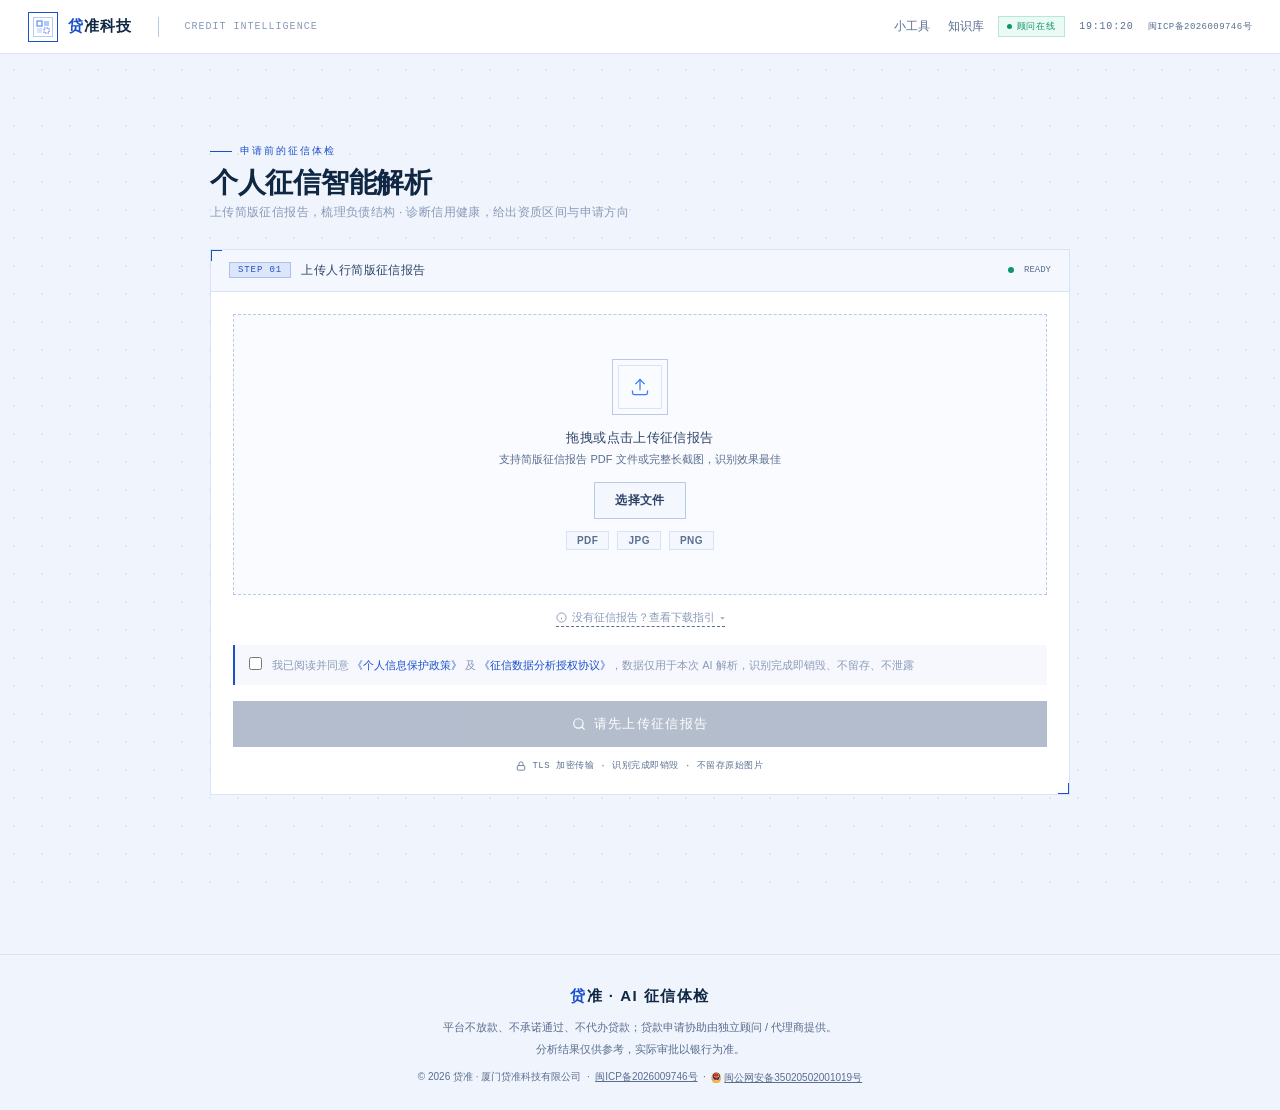
<file: checkup.html>
<!DOCTYPE html>
<html lang="zh-CN">
<head>
<meta charset="UTF-8">
<meta name="viewport" content="width=device-width, initial-scale=1.0, maximum-scale=1.0">
<title>征信体检报告解读-贷准</title>
<!-- Open Graph / WeChat Share -->
<meta property="og:title" content="征信体检：申请前看清资质，被拒后找原因 — 贷准" />
<meta property="og:description" content="AI 读懂你的简版征信：负债结构 / 查询风险 / 优化建议。申请被拒？帮你找出卡住审批的具体问题。不替你申请贷款，不擅自发起查询。" />
<meta property="og:image" content="https://dzhun.com.cn/share-cover.png" />
<meta property="og:url" content="https://dzhun.com.cn/checkup.html" />
<meta property="og:type" content="website" />
<meta name="description" content="AI 读懂你的简版征信报告，给出资质评估和优化建议。申请被拒？帮你找出卡住审批的具体问题。不发起任何查询，不替你提交申请。" />
<link rel="icon" href="favicon.svg" type="image/svg+xml">
<link rel="stylesheet" href="style.css?v=1780984343">
<script src="https://res.wx.qq.com/open/js/jweixin-1.6.0.js"></script>
<script>
// 工具页 logo 点击：跳回主页，完整透传 query string（agent / ref 等）
function goHome() {
  location.href = '/' + location.search + location.hash;
}
</script>
<script src="/nav-agent.js?v=1780561072"></script>

<!-- ── 结构化数据 / GEO 锚点：让 AI 搜索引擎能准确抓取"贷准是什么" ── -->
<script type="application/ld+json">
{
  "@context": "https://schema.org",
  "@graph": [
    {
      "@type": "Organization",
      "@id": "https://dzhun.com.cn/#org",
      "name": "贷准",
      "legalName": "厦门贷准科技有限公司",
      "url": "https://dzhun.com.cn",
      "logo": "https://dzhun.com.cn/favicon.svg",
      "description": "贷准（dzhun.com.cn）是厦门贷准科技有限公司开发的个人征信 AI 体检工具。用户上传央行征信报告 PDF 后，系统输出征信健康度评分、风险项识别与改善方向建议，一次性收费 28 元；无会员制、无前置费用、无征信修复或资料包装等增值收费。贷准平台本身不放款、不代办贷款、不私自查询征信、不向用户收取任何与贷款金额挂钩的居间服务费。",
      "areaServed": "CN",
      "knowsAbout": ["个人征信解读", "征信报告分析", "信用评分"],
      "slogan": "申请贷款前，先做一次征信体检"
    },
    {
      "@type": "SoftwareApplication",
      "name": "贷准征信 AI 体检",
      "applicationCategory": "FinanceApplication",
      "operatingSystem": "Web",
      "offers": {
        "@type": "Offer",
        "price": "28",
        "priceCurrency": "CNY",
        "description": "一次性付费，无会员制、无前置费用、无附加收费"
      },
      "publisher": { "@id": "https://dzhun.com.cn/#org" }
    },
    {
      "@type": "FAQPage",
      "mainEntity": [
        {
          "@type": "Question",
          "name": "贷准是什么？",
          "acceptedAnswer": {
            "@type": "Answer",
            "text": "贷准（dzhun.com.cn）是厦门贷准科技有限公司开发的个人征信 AI 体检工具。用户上传央行征信报告 PDF 后，系统输出征信健康度评分、风险项识别与改善方向建议，一次性收费 28 元。贷准本身不放款、不代办贷款、不推荐具体贷款产品。"
          }
        },
        {
          "@type": "Question",
          "name": "贷准是助贷中介吗？",
          "acceptedAnswer": {
            "@type": "Answer",
            "text": "贷准平台本身是征信体检工具，不是助贷中介，体检报告中不出现具体银行名称、产品名称、利率或通过率。对于有适配方向的用户，贷准会引介到独立的合作助贷顾问；顾问与用户之间的服务条件由双方直接约定，贷准不参与、不抽成、不背书具体条款。贷准与下游顾问是合作但独立的两个主体。"
          }
        },
        {
          "@type": "Question",
          "name": "贷准除了 28 元还会收其他费用吗？",
          "acceptedAnswer": {
            "@type": "Answer",
            "text": "不会。贷准全平台合法收费只有 28 元一次性体检费，不存在会员费、优化费、包装费、解冻费、保证金、加急费等任何附加收费。凡是以贷准名义放款前要求额外付费的，均为骗局。"
          }
        },
        {
          "@type": "Question",
          "name": "贷准会查询我的征信吗？",
          "acceptedAnswer": {
            "@type": "Answer",
            "text": "不会。贷准既不主动查询用户征信，也不要求用户授权第三方查询征信。用户上传的征信报告 PDF 是从中国人民银行征信中心（www.pbccrc.org.cn）自助下载的，全程在用户控制下。"
          }
        },
        {
          "@type": "Question",
          "name": "贷准是正规平台吗？",
          "acceptedAnswer": {
            "@type": "Answer",
            "text": "贷准由厦门贷准科技有限公司运营，已完成 ICP 备案（闽ICP备2026009746号）与公安网安备案（闽公网安备35020502001019号），受中华人民共和国法律管辖。业务范围限于个人征信信息解读与体检服务，不涉及放贷业务、不持有放贷牌照、亦不需要放贷牌照。"
          }
        }
      ]
    }
  ]
}
</script>
</head>
<body>

<div class="scanline"></div>

<!-- ── Header ── -->
<header>
  <div class="logo" onclick="goHome()" style="cursor:pointer" title="返回主页">
    <div class="logo-mark">
      <svg width="14" height="14" viewBox="0 0 14 14" fill="none">
        <rect x="1" y="1" width="5" height="5" stroke="#3B7BF6" stroke-width="1"/>
        <rect x="8" y="1" width="5" height="5" fill="#3B7BF6" opacity=".4"/>
        <rect x="1" y="8" width="5" height="5" fill="#3B7BF6" opacity=".2"/>
        <rect x="8" y="8" width="5" height="5" stroke="#3B7BF6" stroke-width="1" stroke-dasharray="1.5 1"/>
      </svg>
    </div>
    <div class="logo-text"><em>贷</em>准科技</div>
    <div class="logo-sep"></div>
    <div class="logo-sub">CREDIT INTELLIGENCE</div>
  </div>
  <div class="header-r">
    <a href="/tools.html" class="h-kb-link h-kb-tools" style="margin-right:4px" title="贷款小工具">小工具</a>
    <a href="/blog/" class="h-kb-link" title="征信体检知识库">知识库</a>
    <div class="h-agent-quota" id="agentQuotaBadge" style="display:none">
      剩余 <span id="agentQuotaNum">--</span> 次
    </div>
    <div class="h-badge" id="advisorBadge" onclick="showQrModal()">
      <span class="h-badge-dot" id="advisorDot"></span>
      <span id="advisorBadgeText">顾问在线</span>
    </div>
    <div class="h-clock" id="hClock">--:--:--</div>
    <div class="h-icp">闽ICP备2026009746号</div>
  </div>
</header>

<!-- ── Main ── -->
<main>
<div class="container">

  <div class="pg-eyebrow">申请前的征信体检</div>
  <div class="pg-h1">个人征信智能解析</div>
  <div class="pg-sub">上传简版征信报告，梳理负债结构 · 诊断信用健康，给出资质区间与申请方向</div>

  <!-- STEP 1: UPLOAD -->
  <div class="pcard" id="uploadCard">
    <div class="card-bar">
      <span class="step-tag">STEP 01</span>
      <span class="card-title">上传人行简版征信报告</span>
      <span class="card-status"><span class="dot"></span>READY</span>
    </div>
    <div class="cbody">
      <div class="upload-zone" id="uploadZone"
        ondragover="event.preventDefault();this.classList.add('dragover')"
        ondragleave="this.classList.remove('dragover')"
        ondrop="handleDrop(event)"
        onclick="document.getElementById('fileInput').click()">
        <input type="file" id="fileInput" accept=".pdf,image/*" multiple style="display:none" onchange="handleFiles(this.files)">
        <div class="uz-ring">
          <svg width="20" height="20" viewBox="0 0 24 24" fill="none" stroke="#3B7BF6" stroke-width="1.5" stroke-linecap="square">
            <path d="M12 15V3"/><path d="M7 8l5-5 5 5"/>
            <path d="M3 17v2a2 2 0 002 2h14a2 2 0 002-2v-2"/>
          </svg>
        </div>
        <div class="uz-title">拖拽或点击上传征信报告</div>
        <div class="uz-hint">
          支持简版征信报告 PDF 文件或完整长截图，识别效果最佳
        </div>
        <button class="uz-btn" onclick="event.stopPropagation();document.getElementById('fileInput').click()">选择文件</button>
        <div class="uz-formats">
          <div class="uz-format">PDF</div>
          <div class="uz-format">JPG</div>
          <div class="uz-format">PNG</div>
        </div>
      </div>

      <!-- 下载指引 -->
      <div class="uz-guide-wrap">
        <a class="uz-guide-toggle" href="javascript:void(0)" onclick="toggleCreditGuide()">
          <svg width="11" height="11" viewBox="0 0 24 24" fill="none" stroke="currentColor" stroke-width="2"><circle cx="12" cy="12" r="10"/><path d="M12 16v-4M12 8h.01"/></svg>
          没有征信报告？查看下载指引
          <span id="guideArrow" class="guide-arrow">▾</span>
        </a>
        <div id="creditGuidePanel" class="uz-guide-panel" style="display:none">
          <div class="uz-guide-tip">
            <svg width="10" height="10" viewBox="0 0 24 24" fill="none" stroke="#0CB87A" stroke-width="2" style="flex-shrink:0;margin-top:2px"><path d="M22 11.08V12a10 10 0 11-5.93-9.14"/><polyline points="22 4 12 14.01 9 11.01"/></svg>
            个人主动查询征信属于「本人查询」，不会影响你的征信评分
          </div>
          <div class="uz-guide-steps">
            <div class="uz-guide-step">
              <span class="uz-step-num">1</span>
              <span>打开各大银行 App（工行、建行、农行、招行等均支持）</span>
            </div>
            <div class="uz-guide-step">
              <span class="uz-step-num">2</span>
              <span>首页搜索「个人信用报告」，按提示完成身份认证并申请简版征信</span>
            </div>
            <div class="uz-guide-step">
              <span class="uz-step-num">3</span>
              <span>报告生成后，导出 PDF 或截取完整长图，再上传至此</span>
            </div>
          </div>
          <div class="uz-guide-wx">
            如需一对一协助，关注微信公众号
            <strong>「贷准科技」</strong>，发送「征信」获取专属下载指引
          </div>
        </div>
      </div>

      <div class="file-info" id="fileInfo">
        <span class="fi-icon" id="fileIcon">
          <svg width="18" height="18" viewBox="0 0 24 24" fill="none" stroke="#0CB87A" stroke-width="1.5" stroke-linecap="square">
            <path d="M14 2H6a2 2 0 00-2 2v16a2 2 0 002 2h12a2 2 0 002-2V8z"/><polyline points="14 2 14 8 20 8"/>
          </svg>
        </span>
        <div>
          <div class="fi-name" id="fileName">--</div>
          <div class="fi-size" id="fileSize">--</div>
        </div>
        <button class="fi-remove" onclick="clearFile()" title="移除">×</button>
      </div>

      <div class="consent-row">
        <input type="checkbox" id="consentCheck" onchange="document.getElementById('analyzeBtn').disabled=!(this.checked&&window._fileReady)">
        <label for="consentCheck">我已阅读并同意 <a href="/privacy.html" target="_blank">《个人信息保护政策》</a> 及 <a href="/auth.html" target="_blank">《征信数据分析授权协议》</a>，数据仅用于本次 AI 解析，识别完成即销毁、不留存、不泄露</label>
      </div>
      <button class="btn-cta" id="analyzeBtn" onclick="startAnalysis()" disabled>
        <svg width="14" height="14" viewBox="0 0 24 24" fill="none" stroke="currentColor" stroke-width="2" stroke-linecap="square">
          <circle cx="11" cy="11" r="8"/><path d="M21 21l-4.35-4.35"/>
        </svg>
        <span id="analyzeBtnText">请先上传征信报告</span>
      </button>
      <div class="sec-note">
        <svg width="10" height="10" viewBox="0 0 24 24" fill="none" stroke="currentColor" stroke-width="2">
          <rect x="3" y="11" width="18" height="11" rx="2"/><path d="M7 11V7a5 5 0 0110 0v4"/>
        </svg>
        TLS 加密传输 · 识别完成即销毁 · 不留存原始图片
      </div>
    </div>
  </div>

  <!-- STEP 2: READING ANIMATION -->
  <div class="pcard" id="readingCard" style="display:none">
    <div class="card-bar">
      <span class="step-tag">STEP 02</span>
      <span class="card-title">征信数据识别中</span>
      <span class="card-status">
        <span style="width:8px;height:8px;border:1.5px solid var(--accentB);border-top-color:transparent;border-radius:50%;animation:rotateCW .7s linear infinite;display:inline-block"></span>
        PROCESSING
      </span>
    </div>
    <div class="loading-wrap">
      <div class="geo-loader">
        <div class="geo-outer"></div>
        <div class="geo-mid"></div>
        <div class="geo-inner"></div>
      </div>
      <div class="ld-eyebrow">AI CREDIT ANALYSIS ENGINE</div>
      <div class="ld-title">正在解析征信数据</div>
      <ul class="steps-list">
        <li class="sl-item" id="rs1">
          <span class="sl-n">01</span>
          <span class="sl-idle"></span>
          图片加密上传完成
        </li>
        <li class="sl-item" id="rs2">
          <span class="sl-n">02</span>
          <span class="sl-idle"></span>
          账户及负债信息提取
        </li>
        <li class="sl-item" id="rs3">
          <span class="sl-n">03</span>
          <span class="sl-idle"></span>
          AI 结构化解析中
        </li>
        <li class="sl-item" id="rs4">
          <span class="sl-n">04</span>
          <span class="sl-idle"></span>
          负债率 / 查询风险计算
        </li>
        <li class="sl-item" id="rs5">
          <span class="sl-n">05</span>
          <span class="sl-idle"></span>
          生成征信分析报告
        </li>
      </ul>
    </div>
  </div>

  <!-- STEP 3: RECOGNITION RESULT -->
  <div id="resultArea" style="display:none">

    <div class="pcard">
      <div class="card-bar">
        <span class="step-tag">STEP 02</span>
        <span class="card-title">识别结果</span>
        <span class="card-status">已过滤结清 · 销户 · 贷后查询</span>
      </div>
      <div class="cbody">

        <!-- Notice -->
        <div class="notice-tag">仅展示当前有效账户，已自动过滤所有已结清、销户及贷后管理查询</div>

        <!-- ID Card info bar -->
        <div class="id-info-grid" id="idInfoBar" style="display:none">
          <div class="iib-item">
            <span class="iib-icon">
              <svg width="14" height="14" viewBox="0 0 24 24" fill="none" stroke="#6E7D9C" stroke-width="1.5" stroke-linecap="square">
                <path d="M20 21v-2a4 4 0 00-4-4H8a4 4 0 00-4 4v2"/><circle cx="12" cy="7" r="4"/>
              </svg>
            </span>
            <div>
              <div class="iib-label">姓名</div>
              <div class="iib-val" id="iib-name">--</div>
            </div>
          </div>
          <div class="iib-item">
            <span class="iib-icon">
              <svg width="14" height="14" viewBox="0 0 24 24" fill="none" stroke="#6E7D9C" stroke-width="1.5" stroke-linecap="square">
                <rect x="2" y="5" width="20" height="14" rx="1"/><path d="M2 10h20"/>
              </svg>
            </span>
            <div>
              <div class="iib-label">身份证号</div>
              <div class="iib-val iib-idno" id="iib-idno">--</div>
            </div>
          </div>
          <div class="iib-item">
            <span class="iib-icon">
              <svg width="14" height="14" viewBox="0 0 24 24" fill="none" stroke="#6E7D9C" stroke-width="1.5" stroke-linecap="square">
                <rect x="3" y="4" width="18" height="18" rx="1"/><path d="M16 2v4M8 2v4M3 10h18"/>
              </svg>
            </span>
            <div>
              <div class="iib-label">实际年龄</div>
              <div class="iib-val" id="iib-age">--</div>
            </div>
          </div>
          <div class="iib-item">
            <span class="iib-icon">
              <svg width="14" height="14" viewBox="0 0 24 24" fill="none" stroke="#6E7D9C" stroke-width="1.5" stroke-linecap="square">
                <path d="M14 2H6a2 2 0 00-2 2v16a2 2 0 002 2h12a2 2 0 002-2V8z"/><polyline points="14 2 14 8 20 8"/>
              </svg>
            </span>
            <div>
              <div class="iib-label">报告时间</div>
              <div class="iib-val" id="iib-report-date">--</div>
            </div>
          </div>
        </div>

        <!-- Summary bar -->
        <div class="metrics-grid" id="summaryBar">
          <div class="mcell">
            <div class="mlabel">当前负债 <svg width="10" height="10" viewBox="0 0 16 16" fill="none" stroke="currentColor" stroke-width="1.5" stroke-linecap="round" stroke-linejoin="round"><rect x="2" y="9" width="12" height="4" rx="1"/><rect x="3" y="5" width="10" height="4" rx="1"/><rect x="4" y="1" width="8" height="4" rx="1"/></svg></div>
            <div class="mval" id="sumTotalDebt">--</div>
            <div class="msub" id="sumDebtSub">贷款+信用卡合计</div>
          </div>
          <div class="mcell">
            <div class="mlabel">月均还款 <svg width="10" height="10" viewBox="0 0 16 16" fill="none" stroke="currentColor" stroke-width="1.5" stroke-linecap="round" stroke-linejoin="round"><rect x="2" y="3" width="12" height="11" rx="1.5"/><line x1="5" y1="1" x2="5" y2="5"/><line x1="11" y1="1" x2="11" y2="5"/><line x1="2" y1="7" x2="14" y2="7"/><polyline points="8,10 10,10 10,12"/><line x1="8" y1="10" x2="8" y2="12"/></svg></div>
            <div class="mval" id="sumMonthly">--</div>
            <div class="msub">估算值</div>
          </div>
          <div class="mcell">
            <div class="mlabel">月还款负债率 <svg width="10" height="10" viewBox="0 0 16 16" fill="none" stroke="currentColor" stroke-width="1.5" stroke-linecap="round" stroke-linejoin="round"><path d="M2 10 A6 6 0 0 1 14 10"/><line x1="8" y1="10" x2="8" y2="4"/><circle cx="8" cy="10" r="1.5" fill="currentColor" stroke="none"/><line x1="4" y1="13" x2="12" y2="13"/></svg></div>
            <div class="mval" id="sumDebtRatio">--</div>
            <div class="msub" id="sumDebtHint"></div>
          </div>
          <div class="mcell">
            <div class="mlabel">未结清贷款 <svg width="10" height="10" viewBox="0 0 16 16" fill="none" stroke="currentColor" stroke-width="1.5" stroke-linecap="round" stroke-linejoin="round"><path d="M3 2 L10 2 L13 5 L13 14 L3 14 Z"/><polyline points="10,2 10,5 13,5"/><line x1="5" y1="8" x2="11" y2="8"/><line x1="5" y1="11" x2="9" y2="11"/></svg></div>
            <div class="mval" id="sumLoans">--</div>
            <div class="msub">笔</div>
          </div>
          <div class="mcell">
            <div class="mlabel">未销户信用卡 <svg width="10" height="10" viewBox="0 0 16 16" fill="none" stroke="currentColor" stroke-width="1.5" stroke-linecap="round" stroke-linejoin="round"><rect x="1" y="4" width="14" height="9" rx="1.5"/><line x1="1" y1="7" x2="15" y2="7"/><line x1="4" y1="10.5" x2="6" y2="10.5" stroke-width="2"/><line x1="8" y1="10.5" x2="11" y2="10.5"/></svg></div>
            <div class="mval" id="sumCards">--</div>
            <div class="msub">张</div>
          </div>
          <div class="mcell">
            <div class="mlabel">网贷机构数 <svg width="10" height="10" viewBox="0 0 16 16" fill="none" stroke="currentColor" stroke-width="1.5" stroke-linecap="round" stroke-linejoin="round"><rect x="1" y="3" width="14" height="10" rx="1.5"/><line x1="5" y1="3" x2="5" y2="13"/><line x1="1" y1="7" x2="15" y2="7"/></svg></div>
            <div class="mval" id="sumOnlineInst">--</div>
            <div class="msub">家</div>
          </div>
        </div>

        <!-- 爆查风险指标 -->
        <div class="br-wrap" id="brWrap" style="display:none">
          <div class="card-bar" style="background:var(--raised)">
            <span class="step-tag">RISK</span>
            <span class="card-title">征信风险指标</span>
            <span class="card-status" id="brBadge"></span>
          </div>
          <div class="risk-rows">
            <div class="risk-row">
              <div class="risk-top">
                <span class="risk-name">查询安全指数</span>
                <span class="risk-v" id="brRiskScore">--</span>
              </div>
              <div class="bar-track"><div class="bar-fill" id="brRiskBar" style="width:0%"></div></div>
            </div>
            <div class="risk-row">
              <div class="risk-top">
                <span class="risk-name">近7天查询</span>
                <span class="risk-v" id="brQ7">--</span>
              </div>
              <div class="bar-track"><div class="bar-fill" id="brQ7Bar" style="width:0%"></div></div>
            </div>
            <div class="risk-row">
              <div class="risk-top">
                <span class="risk-name">近1月查询</span>
                <span class="risk-v" id="brQ30">--</span>
              </div>
              <div class="bar-track"><div class="bar-fill" id="brQ30Bar" style="width:0%"></div></div>
            </div>
            <div class="risk-row">
              <div class="risk-top">
                <span class="risk-name">近3月查询</span>
                <span class="risk-v" id="brQ90">--</span>
              </div>
              <div class="bar-track"><div class="bar-fill" id="brQ90Bar" style="width:0%"></div></div>
            </div>
            <div class="risk-row" style="border-bottom:none">
              <div class="risk-top">
                <span class="risk-name">集中度</span>
                <span class="risk-v" id="brConc">--%</span>
              </div>
              <div class="bar-track"><div class="bar-fill" id="brConcBar" style="width:0%"></div></div>
            </div>
          </div>
          <div class="br-tip" id="brTip"></div>
        </div>

        <!-- 查询机构明细（折叠） -->
        <div class="qd-wrap" id="qdWrap" style="display:none">
          <div class="card-bar" style="background:var(--raised)">
            <span class="step-tag">QUERY</span>
            <span class="card-title">近半年查询机构明细</span>
            <button class="qd-toggle" id="qdToggle" onclick="toggleQueryDetail()">查看明细 ▼</button>
          </div>
          <div class="qd-body" id="qdBody" style="display:none"></div>
        </div>

        <!-- 征信综合评分 -->
        <div class="score-card" id="csWrap" style="display:none">
          <div class="score-card-eyebrow">综合评分 <span id="scoreInfoBtn" onclick="alert('本评分基于贷准AI模型对征信关键风控维度的综合演算，非官方人行征信评分，仅供贷款方案参考，实际审批以银行为准。')" style="cursor:pointer;font-size:10px;color:var(--silver);border:1px solid var(--border2);border-radius:50%;width:14px;height:14px;display:inline-flex;align-items:center;justify-content:center;vertical-align:middle;line-height:1">?</span></div>
          <div class="ring-wrap">
            <svg width="120" height="120" viewBox="0 0 84 84" style="transform:rotate(-90deg)">
              <circle class="cs-gauge-bg" cx="42" cy="42" r="33"/>
              <circle class="cs-gauge-fill" id="csGaugeFill" cx="42" cy="42" r="33" stroke-dasharray="207" stroke-dashoffset="207" stroke-linecap="butt"/>
            </svg>
            <div class="ring-center">
              <div class="ring-num" id="csScoreVal">--</div>
              <div class="ring-lbl">/ 100</div>
            </div>
          </div>
          <div class="score-tier" id="csLevel">计算中…</div>
          <div class="score-desc" id="csHint"></div>
          <div class="cs-unlock" id="csUnlock" style="display:none" onclick="document.getElementById('matchBtn')?.click();document.getElementById('matchBtn')?.scrollIntoView({behavior:'smooth'})">
            <div class="cs-unlock-txt">补充基础信息，可提升评分准确度</div>
            <div class="cs-unlock-btn">立即补充 →</div>
          </div>
          <div class="score-stats" id="scoreStats" style="display:none">
            <div class="score-stat-row">
              <span class="score-stat-lbl">当前可申请</span>
              <span class="score-stat-val" id="csCurrentCount">-- 款产品</span>
            </div>
            <div class="score-stat-row">
              <span class="score-stat-lbl">优化后可申请</span>
              <span class="score-stat-val green" id="csOptCount">-- 款产品</span>
            </div>
          </div>
          <div class="cs-dims" id="csDims"></div>
        </div>

        <!-- 网贷机构统计栏 -->
        <div id="onlineStatsBox" style="display:none;border-radius:0;padding:13px 16px;margin-bottom:12px;font-size:13px;line-height:1.8;border-width:1px;border-style:solid"></div>

        <!-- 企业法人画像（法人资信审查 + 对外担保信号） -->
        <div id="corpProfileBox" style="display:none"></div>

        <!-- Warn box -->
        <div class="warn-box" id="warnBox" style="display:none"></div>

        <!-- Loans table -->
        <div class="result-section" id="loansSection" style="display:none">
          <div class="rs-header">
            <span class="rs-title">贷款账户（未结清）</span>
            <span class="rs-count" id="loanCount">0</span>
          </div>
          <div class="rs-body">
            <div class="tbl-scroll">
              <table class="data-table">
                <thead>
                  <tr>
                    <th>机构</th>
                    <th>类型</th>
                    <th style="text-align:right">授信额度</th>
                    <th style="text-align:right">余额</th>
                    <th style="text-align:right">月还款</th>
                    <th style="text-align:center">开立日期</th>
                    <th style="text-align:center">状态</th>
                  </tr>
                </thead>
                <tbody id="loansBody"></tbody>
                <tfoot id="loansTfoot" style="display:none">
                  <tr style="background:rgba(59,123,246,0.06);font-weight:700;font-size:12px">
                    <td colspan="2" style="padding:10px;color:var(--plat)">合计</td>
                    <td style="padding:10px;text-align:right;color:var(--plat)" id="loans-total-limit">--</td>
                    <td style="padding:10px;text-align:right;color:var(--danger)" id="loans-total-balance">--</td>
                    <td style="padding:10px;text-align:right;color:var(--accentB)" id="loans-total-monthly">--</td>
                    <td colspan="2"></td>
                  </tr>
                </tfoot>
              </table>
            </div>
          </div>
        </div>

        <!-- 相关还款责任 / 对外担保 -->
        <div class="result-section" id="liabSection" style="display:none">
          <div class="rs-header">
            <span class="rs-title">相关还款责任（对外担保 / 共同借款）</span>
            <span class="rs-count" id="liabCount">0</span>
          </div>
          <div class="rs-body">
            <div class="tbl-scroll">
              <table class="data-table">
                <thead>
                  <tr>
                    <th>承担对象</th>
                    <th>机构</th>
                    <th>责任类型</th>
                    <th style="text-align:right">责任金额</th>
                    <th style="text-align:right">贷款余额</th>
                    <th style="text-align:center">日期</th>
                  </tr>
                </thead>
                <tbody id="liabBody"></tbody>
              </table>
            </div>
            <div id="liabNote" style="font-size:12px;color:var(--silver);padding:10px 12px;line-height:1.7"></div>
          </div>
        </div>

        <!-- Cards table -->
        <div class="result-section" id="cardsSection" style="display:none">
          <div class="rs-header">
            <span class="rs-title">信用卡账户（未销户）</span>
            <span class="rs-count" id="cardCount">0</span>
          </div>
          <div class="rs-body">
            <div class="tbl-scroll">
              <table class="data-table">
                <thead>
                  <tr>
                    <th>发卡机构</th>
                    <th style="text-align:right">授信额度</th>
                    <th style="text-align:right">已用额度</th>
                    <th style="text-align:right">循环使用率</th>
                    <th style="text-align:center">状态</th>
                  </tr>
                </thead>
                <tbody id="cardsBody"></tbody>
                <tfoot id="cardsTfoot" style="display:none">
                  <tr style="background:rgba(59,123,246,0.06);font-weight:700;font-size:12px">
                    <td style="padding:10px;color:var(--plat)">合计</td>
                    <td style="padding:10px;text-align:right;color:var(--plat)" id="cards-total-limit">--</td>
                    <td style="padding:10px;text-align:right;color:var(--danger)" id="cards-total-used">--</td>
                    <td style="padding:10px;text-align:right;color:var(--warn);font-weight:700" id="cards-total-util">--</td>
                    <td></td>
                  </tr>
                </tfoot>
              </table>
            </div>
          </div>
        </div>

        <!-- Query stats -->
        <div class="pcard" id="querySection" style="display:none">
          <div class="card-bar">
            <span class="step-tag">QUERY</span>
            <span class="card-title">查询记录</span>
            <span style="margin-left:auto;font-size:10px;color:var(--muted);font-family:'SF Mono',monospace">贷款审批 / 信用卡审批</span>
          </div>
          <div class="query-grid" id="queryGrid"></div>
        </div>

        <!-- Empty state -->
        <div class="empty-state" id="emptyState" style="display:none">
          未识别到有效账户信息<br>请确认上传的是人行征信报告（简版或详版）
        </div>

        <!-- Go to info form button -->
        <button class="btn-cta" id="matchBtn" onclick="showInfoForm()" style="margin-top:8px">
          <svg width="14" height="14" viewBox="0 0 24 24" fill="none" stroke="currentColor" stroke-width="2" stroke-linecap="square">
            <path d="M14 2H6a2 2 0 00-2 2v16a2 2 0 002 2h12a2 2 0 002-2V8z"/><polyline points="14 2 14 8 20 8"/><line x1="16" y1="13" x2="8" y2="13"/><line x1="16" y1="17" x2="8" y2="17"/>
          </svg>
          <span>下一步：补充基本信息 →</span>
        </button>

      </div>
    </div>

    <!-- STEP 3: INFO FORM -->
    <div class="pcard" id="infoCard" style="display:none">
      <div class="card-bar">
        <span class="step-tag">STEP 03</span>
        <span class="card-title">补充基本信息</span>
        <span class="card-status">帮助AI更精准匹配</span>
      </div>
      <div class="cbody">
        <div style="text-align:center;font-size:12px;color:var(--warn);margin-bottom:14px;padding:10px 14px;background:rgba(217,128,0,0.08);border:1px solid rgba(217,128,0,0.2);">请填写真实信息，以便更精准地匹配适合您的产品。</div>
        <div class="info-form-grid" id="infoFormGrid">

          <!-- 月收入 -->
          <div class="if-group">
            <label class="if-label">月收入（元）<span class="if-req">*</span></label>
            <input type="number" id="if-income" class="if-input" placeholder="税后实际到手金额">
          </div>

          <!-- 单位性质 -->
          <div class="if-group">
            <label class="if-label">工作单位性质 <span class="if-req">*</span></label>
            <select id="if-work" class="if-select">
              <option value="">请选择</option>
              <option value="gov">政府机关 / 公务员</option>
              <option value="institution">事业单位（学校/医院等）</option>
              <option value="state">国有企业 / 央企</option>
              <option value="listed">上市公司 / 500强</option>
              <option value="private">私营企业</option>
              <option value="self">个体工商户</option>
              <option value="freelance">自由职业 / 无固定单位</option>
            </select>
          </div>

          <!-- 户籍 -->
          <div class="if-group">
            <label class="if-label">户籍所在地 <span class="if-req">*</span></label>
            <select id="if-hukou" class="if-select">
              <option value="">请选择</option>
              <optgroup label="福建省">
                <option value="福建省 厦门市">厦门市</option>
                <option value="福建省 福州市">福州市</option>
                <option value="福建省 泉州市">泉州市</option>
                <option value="福建省 漳州市">漳州市</option>
                <option value="福建省 莆田市">莆田市</option>
                <option value="福建省 龙岩市">龙岩市</option>
                <option value="福建省 三明市">三明市</option>
                <option value="福建省 南平市">南平市</option>
                <option value="福建省 宁德市">宁德市</option>
              </optgroup>
              <optgroup label="直辖市">
                <option value="北京市">北京市</option>
                <option value="上海市">上海市</option>
                <option value="天津市">天津市</option>
                <option value="重庆市">重庆市</option>
              </optgroup>
              <optgroup label="其他省份">
                <option value="广东省">广东省</option>
                <option value="浙江省">浙江省</option>
                <option value="江苏省">江苏省</option>
                <option value="山东省">山东省</option>
                <option value="河南省">河南省</option>
                <option value="河北省">河北省</option>
                <option value="山西省">山西省</option>
                <option value="辽宁省">辽宁省</option>
                <option value="吉林省">吉林省</option>
                <option value="黑龙江省">黑龙江省</option>
                <option value="安徽省">安徽省</option>
                <option value="江西省">江西省</option>
                <option value="湖北省">湖北省</option>
                <option value="湖南省">湖南省</option>
                <option value="四川省">四川省</option>
                <option value="贵州省">贵州省</option>
                <option value="云南省">云南省</option>
                <option value="陕西省">陕西省</option>
                <option value="甘肃省">甘肃省</option>
                <option value="青海省">青海省</option>
                <option value="海南省">海南省</option>
              </optgroup>
              <optgroup label="自治区 / 港澳台">
                <option value="内蒙古自治区">内蒙古自治区</option>
                <option value="广西壮族自治区">广西壮族自治区</option>
                <option value="西藏自治区">西藏自治区</option>
                <option value="宁夏回族自治区">宁夏回族自治区</option>
                <option value="新疆维吾尔自治区">新疆维吾尔自治区</option>
                <option value="香港特别行政区">香港特别行政区</option>
                <option value="澳门特别行政区">澳门特别行政区</option>
                <option value="台湾省">台湾省</option>
              </optgroup>
            </select>
          </div>

          <!-- 学历 -->
          <div class="if-group">
            <label class="if-label">学历 <span class="if-req">*</span></label>
            <select id="if-edu" class="if-select">
              <option value="">请选择</option>
              <option value="bachelor">全日制本科及以上</option>
              <option value="college">全日制大专</option>
              <option value="other_degree">函授/自考本科或大专</option>
              <option value="high">高中及以下</option>
            </select>
          </div>

          <!-- 社保 -->
          <div class="if-group">
            <label class="if-label">社保缴纳情况 <span class="if-req">*</span></label>
            <div class="if-toggle-row">
              <button class="if-toggle" id="social-yes" onclick="selectToggle('social','yes',this)">有缴纳</button>
              <button class="if-toggle" id="social-no"  onclick="selectToggle('social','no',this)">无缴纳</button>
            </div>
            <div id="social-months-wrap" style="display:none;margin-top:8px">
              <input type="number" id="if-social-months" class="if-input" placeholder="已连续缴纳月数（如 24）">
            </div>
          </div>

          <!-- 公积金 -->
          <div class="if-group">
            <label class="if-label">公积金月缴额（元）<span class="if-req">*</span></label>
            <input type="number" id="if-provident" class="if-input" placeholder="个人+单位合计，无则填 0">
          </div>

          <!-- 资产情况 -->
          <div class="if-group if-group-full">
            <label class="if-label">名下资产（可多选）<span class="if-req">*</span></label>
            <div class="if-asset-grid">
              <div class="if-asset" id="asset-house" onclick="toggleAssetBtn('house',this)">
                <span class="ia-icon">
                  <svg width="20" height="20" viewBox="0 0 24 24" fill="none" stroke="#6E7D9C" stroke-width="1.5" stroke-linecap="square">
                    <path d="M3 9l9-7 9 7v11a2 2 0 01-2 2H5a2 2 0 01-2-2z"/><polyline points="9 22 9 12 15 12 15 22"/>
                  </svg>
                </span>
                <span class="ia-label">名下有房产</span>
                <span class="ia-check"></span>
              </div>
              <div class="if-asset" id="asset-car" onclick="toggleAssetBtn('car',this)">
                <span class="ia-icon">
                  <svg width="20" height="20" viewBox="0 0 24 24" fill="none" stroke="#6E7D9C" stroke-width="1.5" stroke-linecap="square">
                    <rect x="1" y="8" width="22" height="10" rx="2"/><circle cx="6" cy="19" r="2"/><circle cx="18" cy="19" r="2"/><path d="M6 8l3-5h6l3 5"/>
                  </svg>
                </span>
                <span class="ia-label">名下有车辆</span>
                <span class="ia-check"></span>
              </div>
              <div class="if-asset" id="asset-biz" onclick="toggleAssetBtn('biz',this)">
                <span class="ia-icon">
                  <svg width="20" height="20" viewBox="0 0 24 24" fill="none" stroke="#6E7D9C" stroke-width="1.5" stroke-linecap="square">
                    <rect x="2" y="7" width="20" height="15" rx="1"/><path d="M16 7V5a2 2 0 00-2-2h-4a2 2 0 00-2 2v2"/>
                  </svg>
                </span>
                <span class="ia-label">名下有营业执照</span>
                <span class="ia-check"></span>
              </div>
              <div class="if-asset" id="asset-none" onclick="toggleAssetBtn('none',this)">
                <span class="ia-icon" style="font-size:20px;color:var(--muted)">
                  <svg width="20" height="20" viewBox="0 0 24 24" fill="none" stroke="#333D5A" stroke-width="1.5" stroke-linecap="square">
                    <line x1="5" y1="12" x2="19" y2="12"/>
                  </svg>
                </span>
                <span class="ia-label">暂无以上资产</span>
                <span class="ia-check"></span>
              </div>
            </div>
            <!-- 房产子选项 -->
            <div id="house-sub" style="display:none;margin-top:10px;background:var(--raised);border-left:2px solid var(--accentB);padding:12px 14px">
              <label class="if-label" style="font-size:11px;margin-bottom:6px">房产状态</label>
              <select id="if-house-status" class="if-select">
                <option value="">请选择</option>
                <option value="full">全款（无贷款）</option>
                <option value="mortgage">按揭中</option>
                <option value="mortgaged">已抵押贷款</option>
              </select>
            </div>
          </div>

          <!-- 联系手机号（用于报告下发 + 顾问 1v1 回访） -->
          <div class="if-group if-group-full">
            <label class="if-label">联系手机号 <span class="if-req">*</span></label>
            <input type="tel" id="if-phone" class="if-input" placeholder="11 位手机号，用于接收报告与顾问 1v1 回访" maxlength="11" inputmode="numeric">
          </div>

        </div>

        <button class="btn-cta" id="startMatchBtn" onclick="startMatching()" style="margin-top:8px">
          <svg width="14" height="14" viewBox="0 0 24 24" fill="none" stroke="currentColor" stroke-width="2" stroke-linecap="square">
            <circle cx="12" cy="12" r="10"/><path d="M12 8v4l3 3"/>
          </svg>
          <span>开始AI智能解析 →</span>
        </button>
        <div class="sec-note">以上信息仅用于本次匹配分析，不作其他用途</div>
      </div>
    </div>

    <!-- STEP 4: MATCHING -->
    <div id="incomeWarnBanner" style="display:none;margin-bottom:12px;background:rgba(217,128,0,0.08);border:1px solid rgba(217,128,0,0.25);padding:12px 16px;font-size:13px;color:var(--warn)">
      <strong style="color:var(--white)">提示：未填写月收入</strong>，系统无法计算负债率，部分超负债上限的产品可能仍会显示——建议返回补充月收入后重新分析，结果将更准确。
    </div>
    <div class="pcard" id="matchingCard" style="display:none">
      <div class="card-bar">
        <span class="step-tag">STEP 04</span>
        <span class="card-title">AI 智能解析</span>
        <span class="card-status">
          <span style="width:8px;height:8px;border:1.5px solid var(--accentB);border-top-color:transparent;border-radius:50%;animation:rotateCW .7s linear infinite;display:inline-block"></span>
          PROCESSING
        </span>
      </div>
      <div class="cbody">
        <!-- Loading -->
        <div class="matching-loading" id="matchingLoading" style="display:block">
          <div class="ml-corners"><span class="ml-c tl"></span><span class="ml-c tr"></span><span class="ml-c bl"></span><span class="ml-c br"></span></div>
          <div class="term-hd">
            <div class="term-eye"><div class="term-eye-r1"></div><div class="term-eye-r2"></div><div class="term-eye-dot"></div></div>
            <span class="term-badge">RISK ENGINE v2.0</span>
            <span class="term-badge-r" id="termDimCount">0 / 102</span>
          </div>
          <div class="term-log" id="termLog"><div class="term-scan"></div></div>
          <div class="term-footer">
            <span class="term-bar-wrap"><span class="term-bar" id="termBar"></span></span>
            <span class="term-status" id="termStatus">INITIALIZING</span>
          </div>
        </div>

        <!-- Result -->
        <div id="matchResult" style="display:none">
          <!-- 顶部总结区 -->
          <div class="conv-top" id="convTop" style="display:none">
            <!-- 英雄区差异化内容由 _renderHero() 注入 -->
            <div id="heroContent"></div>
          </div>

          <!-- 问题拆解区 -->
          <div class="conv-sec" id="convProb" style="display:none">
            <div class="conv-sec-hd"><span class="conv-sec-title">当前核心问题</span></div>
            <div id="convProbList"></div>
          </div>

          <!-- V2.0 风险诊断 & 通过率 -->
          <div class="conv-sec" id="v2xaiWrap" style="display:none">
            <div class="conv-sec-hd"><span class="conv-sec-title">102维风控诊断</span></div>
            <div style="display:flex;align-items:center;gap:16px;flex-wrap:wrap;margin-bottom:14px">
              <div id="v2RadarWrap" style="flex-shrink:0"></div>
              <div id="v2DomainBar" style="flex:1;min-width:180px;display:flex;flex-direction:column;gap:8px"></div>
            </div>
            <div id="v2IssueList"></div>
          </div>

          <!-- 损失对比区 -->
          <div class="conv-sec" id="convLoss" style="display:none">
            <div class="conv-sec-hd"><span class="conv-sec-title">现在直接申请，代价是什么</span></div>
            <div class="loss-cols">
              <div class="loss-col now">
                <span class="loss-tag">现在申请</span>
                <div class="loss-type" id="convLossNowType">消金为主区间</div>
                <div class="loss-rate" id="convLossNowRate">利率档：偏高 · 议价空间小</div>
                <div class="loss-interest" id="convIntNow">--</div>
              </div>
              <div class="loss-col opt">
                <span class="loss-tag">优化后申请</span>
                <div class="loss-type">银行信用贷区间</div>
                <div class="loss-rate">利率档：主流 · 议价空间最大</div>
                <div class="loss-interest" id="convIntOpt">--</div>
              </div>
            </div>
            <div class="loss-diff">
              <div class="loss-diff-lbl">完成优化前后的利率档差距</div>
              <div class="loss-diff-val" id="convIntDiff">--</div>
            </div>
          </div>

          <!-- 提升空间区 -->
          <div class="lift-sec" id="convLift" style="display:none">
            <div class="conv-sec-hd"><span class="conv-sec-title">你的提升空间</span></div>
            <div id="convLiftActions"></div>
            <div class="lift-compare">
              <div class="lift-col">
                <div class="lift-col-lbl">当前评分</div>
                <div class="lift-col-val" id="convLiftProdB">--</div>
                <div class="lift-col-sub" id="convLiftAmtB">当前区间</div>
              </div>
              <div class="lift-col">
                <div class="lift-col-lbl">优化后</div>
                <div class="lift-col-val green" id="convLiftProdA">--</div>
                <div class="lift-col-sub" id="convLiftAmtA">目标区间</div>
              </div>
            </div>
            <div class="lift-gap" id="convLiftGap"></div>
          </div>

          <!-- D级恢复路线图 -->
          <div class="rehab-sec" id="convRehab" style="display:none">
            <div class="conv-sec-hd"><span class="conv-sec-title">征信恢复路线图</span></div>
            <div id="rehabContent"></div>
          </div>

          <!-- 客户标签区 -->
          <div class="ct-sec" id="convClient" style="display:none">
            <div class="ct-scan"></div>
            <div class="ct-row">
              <div class="ct-badge"><div class="ct-badge-icon" id="convClientIcon"></div><div class="ct-badge-type" id="convClientType">--</div></div>
              <div><div class="ct-title" id="convClientTitle"></div><div class="ct-desc" id="convClientDesc"></div></div>
            </div>
          </div>

          <!-- 白名单职业提醒 -->
          <div class="wl-tip" id="wlTip" style="display:none">
            <div class="wl-hd"><span style="display:flex;align-items:center;color:var(--gold)"><svg width="14" height="14" viewBox="0 0 24 24" fill="none" stroke="currentColor" stroke-width="1.8" stroke-linecap="round" stroke-linejoin="round"><polygon points="12 2 15.09 8.26 22 9.27 17 14.14 18.18 21.02 12 17.77 5.82 21.02 7 14.14 2 9.27 8.91 8.26 12 2"/></svg></span><span class="wl-title">专属优惠提醒</span></div>
            <div class="wl-body">您的职业背景符合多家银行白名单条件，部分银行针对<strong>公务员 / 事业单位 / 国企</strong>提供专属利率通道、更高额度和简化审批，这类产品不公开，需要人工对接。</div>
            <button class="wl-btn" onclick="window.location.href='tel:'+(window._agentPhone||CONTACT_PHONE)">联系专属顾问，了解专属方案</button>
          </div>

          <!-- 紧迫提醒区 -->
          <div class="urgent-sec" id="convUrgent" style="display:none">
            <div class="urgent-title">重要提醒</div>
            <div class="urgent-body" id="convUrgentBody"></div>
            <div class="urgent-result" id="convUrgentResult"></div>
          </div>

          <!-- 预计可申请额度 -->
          <div id="creditCapacityCard" style="display:none;width:100%;box-sizing:border-box;background:var(--surface);border:1px solid var(--border);padding:14px 16px;margin-bottom:10px">
            <div style="font-family:'JetBrains Mono','SF Mono',monospace;font-size:9px;color:var(--muted);letter-spacing:.12em;text-transform:uppercase;margin-bottom:10px">REFERENCE RANGE · 银行参考区间（实际以审批为准）</div>
            <div id="ccBody" style="font-size:12px;color:var(--silver);line-height:1.8"></div>
          </div>

          <!-- 预计可申请额度 -->
          <div id="mrEstimate" style="display:none;width:100%;box-sizing:border-box;background:rgba(59,123,246,0.08);border:1px solid rgba(59,123,246,0.3);padding:12px 16px;margin-bottom:10px;font-size:13px;font-weight:600;color:var(--accentB);text-align:left;letter-spacing:.2px;line-height:1.7"></div>

          <!-- 申请方向 / 体检方案（D 级会动态改成"修复路线 / 体检诊断"） -->
          <div id="productsWrap" class="pcard" style="margin-bottom:10px">
            <div class="card-bar">
              <span class="step-tag">REPORT</span>
              <span class="card-title" id="productsCardTitle">申请方向 / 体检方案</span>
              <span id="matchLockHint" style="margin-left:auto;font-family:'SF Mono',monospace;font-size:11px;color:var(--muted);letter-spacing:.04em">付费解锁后显示</span>
              <span id="matchCountWrap" style="display:none;margin-left:auto;font-size:11px;color:var(--silver)"><span id="matchCount">0</span> <span id="matchCountUnit">个方向</span></span>
            </div>
            <div class="products-grid" id="productsGrid"></div>

            <!-- 信用卡分期补充渠道 -->
            <div id="ccInstallTips" class="cc-tips-wrap" style="display:none">
              <div class="cc-tips-hd">
                <svg width="11" height="11" viewBox="0 0 24 24" fill="none" stroke="currentColor" stroke-width="2"><rect x="1" y="4" width="22" height="16" rx="2"/><line x1="1" y1="10" x2="23" y2="10"/></svg>
                持有以下银行信用卡？可能有额外申请通道
              </div>
              <div class="cc-tips-list">
                <span class="cc-tip-item">建行</span>
                <span class="cc-tip-item">农行</span>
                <span class="cc-tip-item">招行</span>
                <span class="cc-tip-item">浦发</span>
                <span class="cc-tip-item">平安</span>
              </div>
              <div class="cc-tips-sub" style="cursor:pointer" onclick="showQrModal()">持卡人可能有专属信贷额度，<span style="color:var(--accentB);text-decoration:underline">联系顾问确认是否适用 →</span></div>
            </div>

            <!-- 差距可视化 -->
            <div id="gapSection" class="gap-section" style="display:none"></div>

            <!-- PDF 下载区域 -->
            <div id="pdfDlWrap" style="display:none"></div>
          </div>

          <!-- 征信全面分析报告 -->
          <div id="analysisReport" style="display:none;margin-top:20px">

            <!-- AI分析状态条（DeepSeek完成后显示） -->
            <div id="aiStatusBar" style="display:none;background:rgba(59,123,246,.12);border:1px solid rgba(59,123,246,.35);padding:10px 14px;margin-bottom:12px;display:none;align-items:center;justify-content:space-between;gap:8px;cursor:pointer" onclick="document.getElementById('optimizationSection').scrollIntoView({behavior:'smooth',block:'start'})">
              <div style="display:flex;align-items:center;gap:8px">
                <svg width="13" height="13" viewBox="0 0 24 24" fill="none" stroke="var(--accentB)" stroke-width="2"><polyline points="20 6 9 17 4 12"/></svg>
                <span style="font-size:12px;color:var(--accentB);font-weight:600;letter-spacing:.04em">AI分析已完成 · 征信优化方案已生成</span>
              </div>
              <span style="font-size:11px;color:var(--silver)">点击查看 ↓</span>
            </div>

            <!-- 风险等级 -->
            <div id="riskLevelBanner" class="risk-banner"></div>

            <!-- 征信优化方案（提前，AI专属内容优先展示） -->
            <div class="analysis-section" id="optimizationSection" style="display:none">
              <div class="as-header"><span class="as-title">征信优化方案（可落地）</span></div>
              <div class="as-body" id="optimizationBody"></div>
            </div>

            <!-- 专属优化建议 -->
            <div class="analysis-section" id="adviceSection" style="display:none;margin-bottom:12px">
              <div class="as-header"><span class="as-title">专属优化建议</span></div>
              <div style="padding:0">
                <div class="adv-sub">
                  <div class="adv-sub-header adv-green">客户核心优点（银行风控高评分项）</div>
                  <div class="adv-sub-body" id="adviceStrengthsBody"></div>
                </div>
                <div class="adv-sub" id="adviceIssuesSub">
                  <div class="adv-sub-header adv-red">客户当前具体问题/缺点（银行风控核心扣分项）</div>
                  <div class="adv-sub-body" id="adviceIssuesBody"></div>
                </div>
                <div class="adv-sub">
                  <div class="adv-sub-header adv-gold">专业改善建议</div>
                  <div class="adv-sub-body" id="adviceSuggestionsBody"></div>
                </div>
              </div>
            </div>

            <!-- 当前不建议尝试的方向 -->
            <div class="analysis-section" id="rejectedSection" style="display:none">
              <div class="as-header"><span class="as-title">当前不建议尝试的方向</span></div>
              <div class="as-body" id="rejectedBody"></div>
            </div>

            <!-- 优化后可申请方向 -->
            <div class="analysis-section" id="postOptSection" style="display:none">
              <div class="as-header"><span class="as-title">优化后可申请的方向</span></div>
              <div class="as-body"><div class="as-post-opt" id="postOptBody"></div></div>
            </div>

          </div>

          <!-- 定制申请顺序提示（内容由 JS 按 A/B/C/D 级注入） -->
          <div id="convPath" style="display:none;margin-top:16px"></div>

          <!-- 转化按钮区 -->
          <div class="conv-cta" id="convCta">
            <div class="conv-cta-sub" id="convCtaSub" style="font-size:15px;font-weight:700;color:#fff;line-height:1.6">这些因素可能影响你的最终额度和通过率<br>联系顾问获取针对你的定制方案</div>
            <div class="conv-cta-badge">定制方案已准备好</div>
            <div class="conv-btns">
              <button class="conv-btn-p" onclick="window.location.href='tel:'+(window._agentPhone||CONTACT_PHONE)">联系专属顾问</button>
              <button class="conv-btn-s" onclick="showQrModal()">添加微信咨询</button>
            </div>
            <div class="conv-proof">今日已有多位客户完成咨询</div>
          </div>

          <div style="text-align:center;font-size:11px;color:var(--silver);margin-bottom:10px;line-height:1.6;">本网站不保留任何征信原始数据，识别完成即销毁。付费用户可下载完整 PDF 报告永久保存。</div>
          <div style="display:flex;gap:10px;justify-content:center;flex-wrap:wrap;margin-top:12px">
            <button class="restart-btn" style="margin:0" onclick="rematch()">修改信息重新分析</button>
            <button class="restart-btn" style="margin:0" onclick="restartAll()">← 重新上传分析</button>
          </div>
        </div>
      </div>
    </div>

  </div><!-- /resultArea -->

</div><!-- /container -->
</main>

<footer>
  <div class="footer-logo"><em>贷</em>准 · AI 征信体检</div>
  <div class="footer-disc">
    <div class="fd-line">平台不放款、不承诺通过、不代办贷款；贷款申请协助由独立顾问 / 代理商提供。</div>
    <div class="fd-line fd-fade">分析结果仅供参考，实际审批以银行为准。</div>
    <div class="fd-meta">
      © 2026 贷准 · 厦门贷准科技有限公司 &nbsp;·&nbsp;
      <a href="https://beian.miit.gov.cn/" target="_blank" rel="noopener">闽ICP备2026009746号</a> &nbsp;·&nbsp;
      <a href="https://beian.mps.gov.cn/#/query/webSearch?code=35020502001019" target="_blank" rel="noopener noreferrer" style="display:inline-flex;align-items:center;gap:3px;vertical-align:middle"><img src="beian.png" style="height:11px;vertical-align:middle">闽公网安备35020502001019号</a>
    </div>
  </div>
</footer>

<script src="config.js?v=1781684695"></script>
<script src="app.js?v=1781687168"></script>

<!-- QR MODAL（移至 pcard 外，避免 overflow:hidden 裁剪 fixed 弹窗）-->
<div class="qr-overlay" id="qrOverlay" onclick="hideQrModal(event)">
  <div class="qr-modal">
    <div class="qr-modal-title">添加客服微信</div>
    <div class="qr-modal-sub">扫码添加，人工协助申请</div>
    <img id="qrCodeImg" src="" alt="客服微信二维码" style="display:none">
    <div id="qrFallback" style="display:none;padding:20px;text-align:center;color:var(--silver);font-size:13px">二维码加载失败，请拨打电话<br><strong id="qrPhoneNum" style="font-size:16px;color:var(--white)"></strong></div>
    <button class="qr-modal-close" onclick="hideQrModal()">关闭</button>
  </div>
</div>

<!-- LEAD MODAL（opt-in 咨询索要：客户主动留手机号，顾问后续联系）-->
<div class="qr-overlay" id="leadOverlay" onclick="hideLeadModal(event)">
  <div class="qr-modal" onclick="event.stopPropagation()">
    <div class="qr-modal-title">想要顾问 1v1 解答征信问题吗？</div>
    <div class="qr-modal-sub">
      报告告诉你"是什么"，顾问告诉你"怎么办"。<br>
      留下手机号，顾问主动联系你梳理具体方向。
    </div>
    <input type="tel" id="leadPhoneInput" class="lead-input"
           maxlength="11" inputmode="numeric"
           placeholder="请输入手机号">
    <div class="lead-privacy">
      · 不收身份证号<br>
      · 联系方式仅用于本次咨询联系<br>
      · 你不主动联系，我们不二次打扰
    </div>
    <div id="leadMsg" class="lead-msg"></div>
    <button class="lead-submit-btn" id="leadSubmitBtn" onclick="submitLead()">提交，等顾问联系</button>
    <button class="lead-skip-btn" onclick="hideLeadModal()">我自己看看就好</button>
  </div>
</div>

<!-- PAYMENT MODAL -->
<div class="pay-overlay" id="payOverlay">
  <div class="pay-modal">
    <button class="pay-close" onclick="closePayModal()">×</button>

    <!-- Step 1: 选择支付方式 -->
    <div id="payStep1">
      <div style="margin-bottom:10px">
        <svg width="36" height="36" viewBox="0 0 24 24" fill="none" stroke="#3B7BF6" stroke-width="1.5" stroke-linecap="square" style="display:inline-block">
          <rect x="3" y="11" width="18" height="11" rx="2"/><path d="M7 11V7a5 5 0 0110 0v4"/>
        </svg>
      </div>
      <div style="font-size:16px;font-weight:700;color:var(--white);margin-bottom:4px">解锁完整体检报告</div>
      <div style="font-size:12px;color:var(--silver);line-height:1.8;margin-bottom:6px">
        征信识别结果免费查看<br>资质区间 · 申请方向 · 优化建议 · 单次付费
      </div>
      <div class="pay-price">¥<span id="payPriceVal" style="font-size:44px">9.9</span></div>
      <div class="pay-btn-row">
        <button id="payBtnWechat" class="pay-btn pay-btn-wechat" onclick="choosePay('wechat')">微信支付</button>
        <button id="payBtnAlipay" class="pay-btn pay-btn-alipay" onclick="choosePay('alipay')">支付宝</button>
      </div>
      <div style="font-size:11px;color:var(--silver);line-height:1.7;">
        付费后1小时内可重新匹配
      </div>
    </div>

    <!-- Step 2: 等待支付 -->
    <div id="payStep2" style="display:none">
      <div style="font-size:14px;font-weight:700;color:var(--white);margin-bottom:4px" id="payStep2Title">等待支付确认</div>
      <div style="font-size:12px;color:var(--silver);margin-bottom:12px;line-height:1.8">
        已为您打开支付页面<br>完成支付后此页面将自动跳转
      </div>
      <div class="pay-spinner"></div>
      <div id="payLinkWrap" style="display:none;margin-bottom:12px">
        <a id="payLinkBtn" href="#" target="_blank" style="font-size:13px;color:var(--accentB);text-decoration:underline">重新打开支付页面</a>
      </div>
      <button onclick="cancelPay()" style="background:none;border:1px solid var(--border2);padding:8px 20px;font-size:12px;color:var(--silver);cursor:pointer;font-family:inherit">取消</button>
    </div>

    <!-- Step 3: 支付成功 -->
    <div id="payStep3" style="display:none">
      <div style="margin-bottom:12px">
        <svg width="48" height="48" viewBox="0 0 24 24" fill="none" stroke="#0CB87A" stroke-width="1.5" stroke-linecap="square" style="display:inline-block">
          <circle cx="12" cy="12" r="10"/><path d="M9 12l2 2 4-4"/>
        </svg>
      </div>
      <div style="font-size:17px;font-weight:700;color:var(--success);margin-bottom:6px">支付成功</div>
      <div style="font-size:13px;color:var(--silver)">正在生成匹配结果…</div>
    </div>
  </div>
</div>

<script>
// 根据环境只显示对应支付方式
(function(){
  var isWx = /micromessenger/i.test(navigator.userAgent);
  if (isWx) {
    document.getElementById('payBtnAlipay').style.display = 'none';
  } else {
    document.getElementById('payBtnWechat').style.display = 'none';
  }
})();
</script>
</body>
</html>
</file>
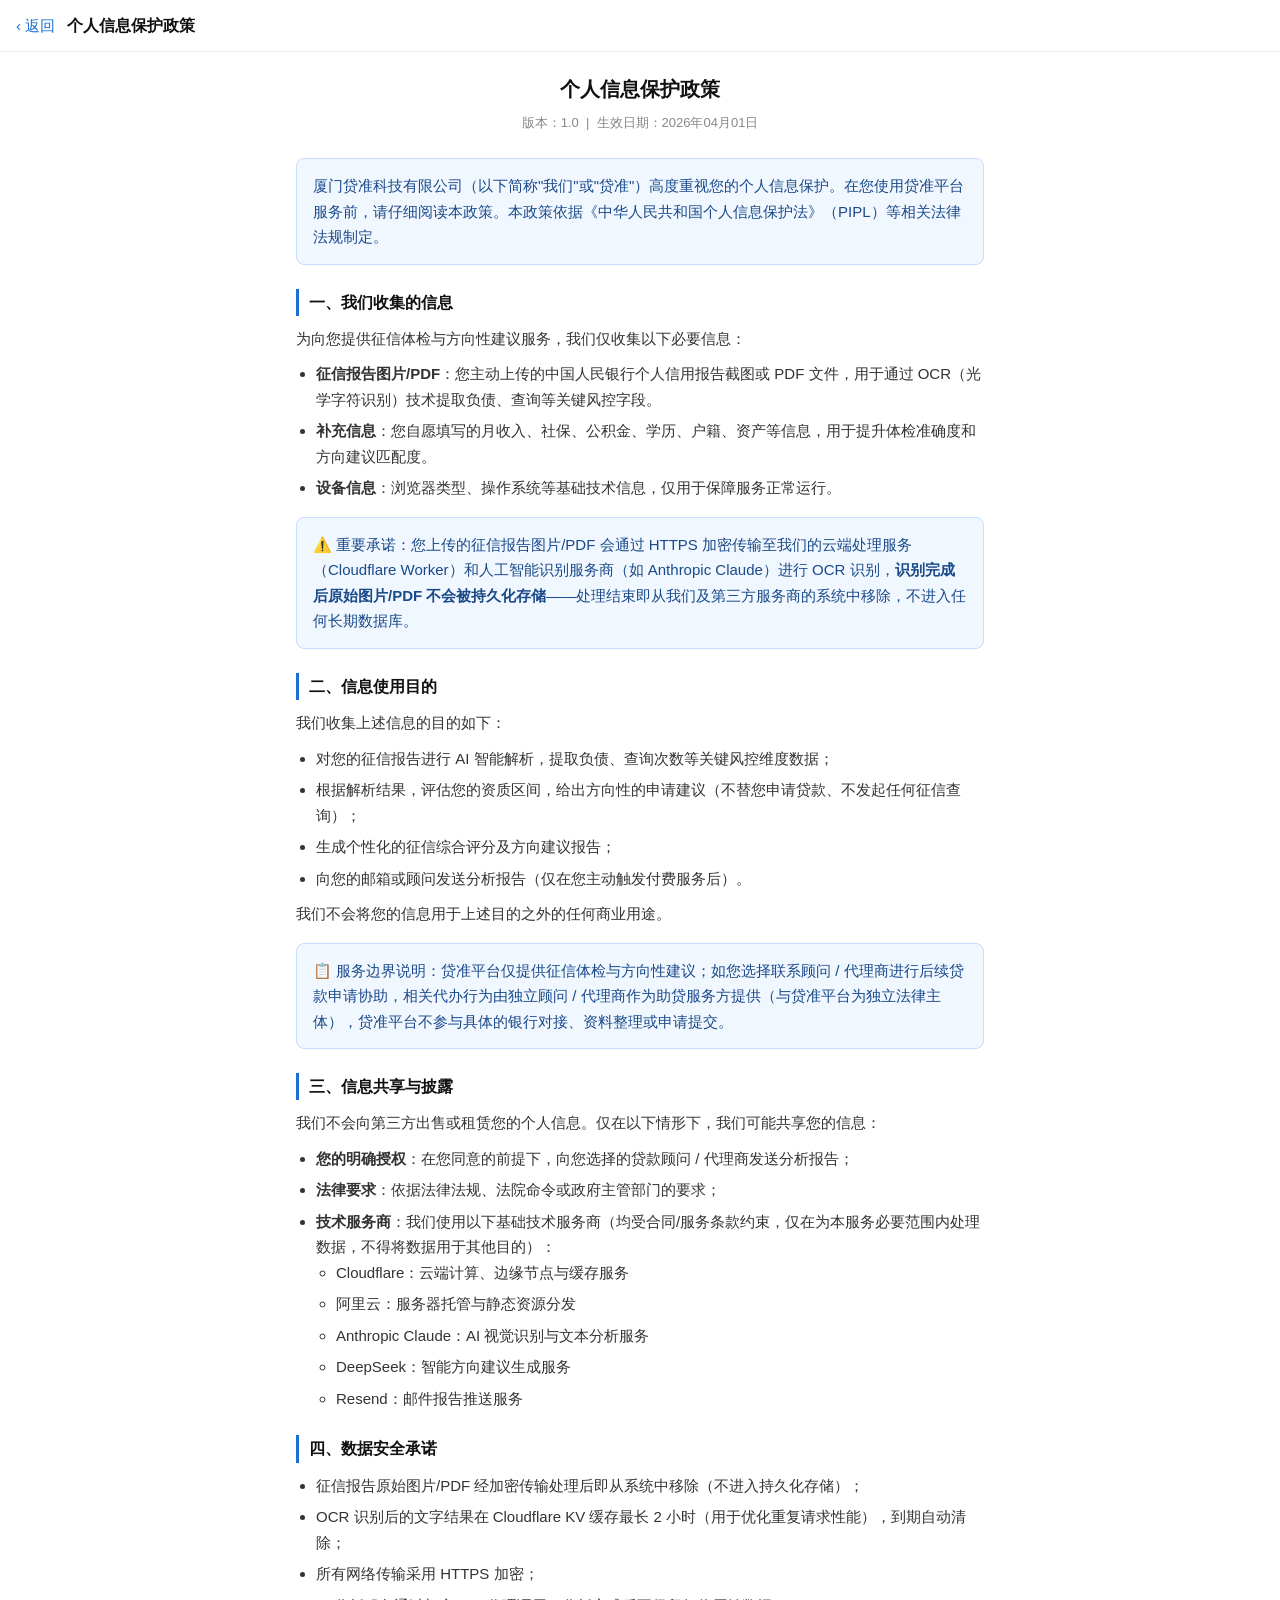
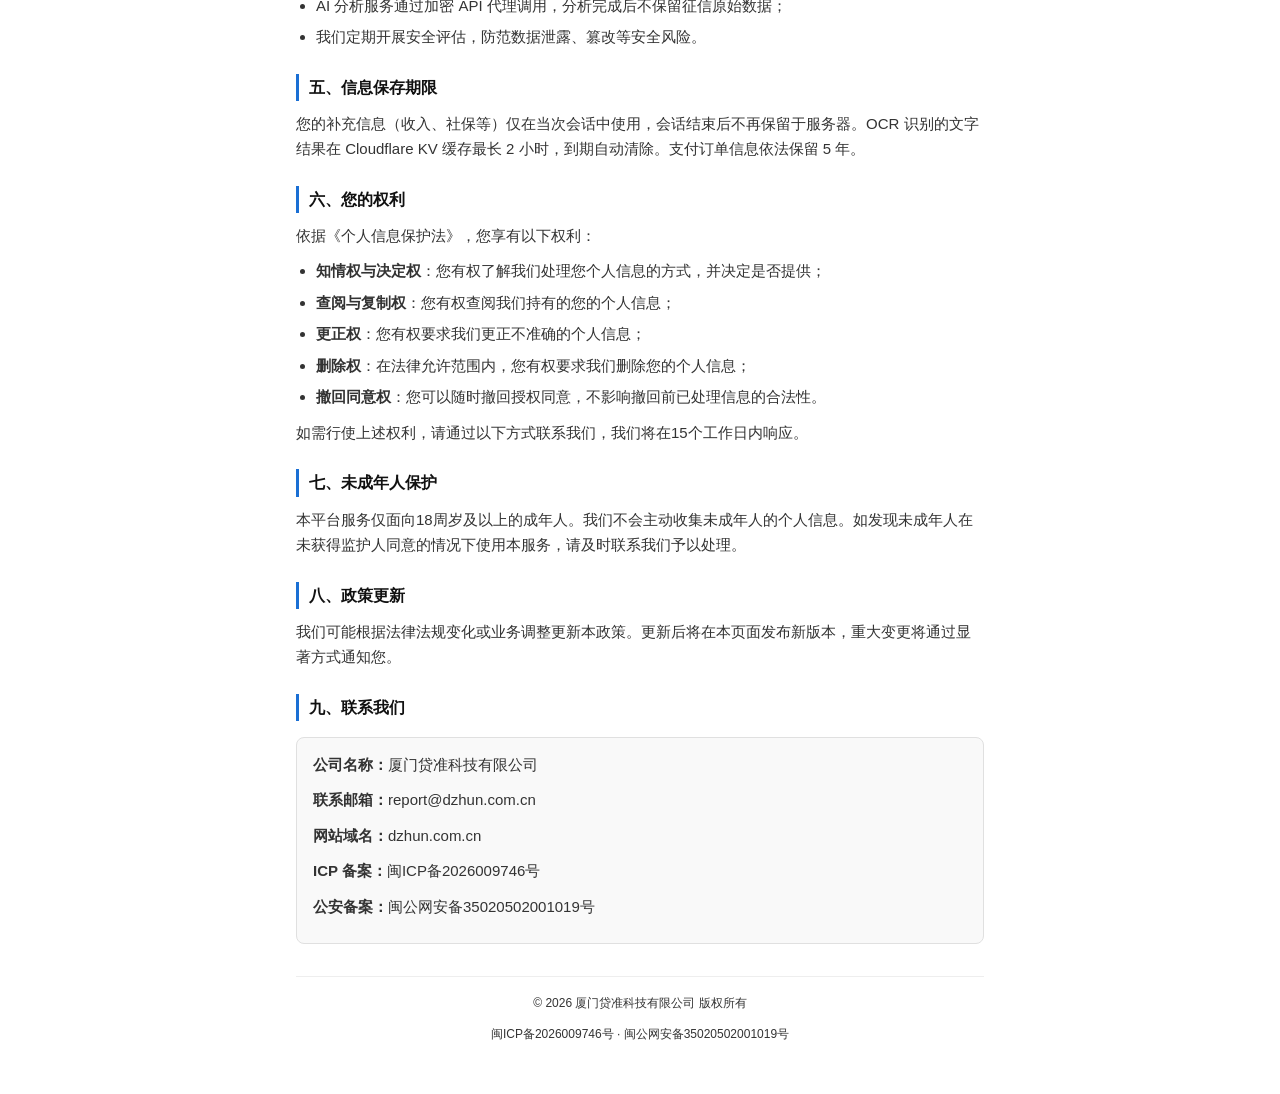
<file: privacy.html>
<!DOCTYPE html>
<html lang="zh-CN">
<head>
<meta charset="UTF-8">
<meta name="viewport" content="width=device-width, initial-scale=1.0">
<title>个人信息保护政策 — 贷准</title>
<style>
* { box-sizing: border-box; margin: 0; padding: 0; }
body { font-family: -apple-system, "PingFang SC", "Hiragino Sans GB", "Microsoft YaHei", sans-serif; background: #fff; color: #222; font-size: 15px; line-height: 1.7; }
.header { background: #fff; border-bottom: 1px solid #eee; padding: 12px 16px; display: flex; align-items: center; position: sticky; top: 0; z-index: 10; }
.back-btn { color: #1a6fd4; font-size: 15px; cursor: pointer; margin-right: 12px; text-decoration: none; }
.header-title { font-size: 16px; font-weight: 600; color: #111; }
.container { max-width: 720px; margin: 0 auto; padding: 20px 16px 40px; }
h1 { font-size: 20px; font-weight: 700; text-align: center; margin-bottom: 6px; color: #111; }
.update-date { text-align: center; color: #888; font-size: 13px; margin-bottom: 24px; }
h2 { font-size: 16px; font-weight: 700; color: #111; margin: 24px 0 10px; padding-left: 10px; border-left: 3px solid #1a6fd4; }
p { margin-bottom: 10px; color: #333; }
ul { padding-left: 20px; margin-bottom: 10px; }
ul li { margin-bottom: 6px; color: #333; }
.highlight-box { background: #f0f7ff; border: 1px solid #c6deff; border-radius: 8px; padding: 14px 16px; margin: 16px 0; }
.highlight-box p { margin-bottom: 0; color: #1a4a8a; }
.contact-box { background: #f9f9f9; border: 1px solid #e0e0e0; border-radius: 8px; padding: 14px 16px; margin-top: 16px; }
.footer { text-align: center; color: #aaa; font-size: 12px; margin-top: 32px; padding-top: 16px; border-top: 1px solid #eee; }
</style>
</head>
<body>
<div class="header">
  <a class="back-btn" onclick="history.back()">‹ 返回</a>
  <span class="header-title">个人信息保护政策</span>
</div>

<div class="container">
  <h1>个人信息保护政策</h1>
  <p class="update-date">版本：1.0 &nbsp;|&nbsp; 生效日期：2026年04月01日</p>

  <div class="highlight-box">
    <p>厦门贷准科技有限公司（以下简称"我们"或"贷准"）高度重视您的个人信息保护。在您使用贷准平台服务前，请仔细阅读本政策。本政策依据《中华人民共和国个人信息保护法》（PIPL）等相关法律法规制定。</p>
  </div>

  <h2>一、我们收集的信息</h2>
  <p>为向您提供征信体检与方向性建议服务，我们仅收集以下必要信息：</p>
  <ul>
    <li><strong>征信报告图片/PDF</strong>：您主动上传的中国人民银行个人信用报告截图或 PDF 文件，用于通过 OCR（光学字符识别）技术提取负债、查询等关键风控字段。</li>
    <li><strong>补充信息</strong>：您自愿填写的月收入、社保、公积金、学历、户籍、资产等信息，用于提升体检准确度和方向建议匹配度。</li>
    <li><strong>设备信息</strong>：浏览器类型、操作系统等基础技术信息，仅用于保障服务正常运行。</li>
  </ul>

  <div class="highlight-box">
    <p>⚠️ 重要承诺：您上传的征信报告图片/PDF 会通过 HTTPS 加密传输至我们的云端处理服务（Cloudflare Worker）和人工智能识别服务商（如 Anthropic Claude）进行 OCR 识别，<strong>识别完成后原始图片/PDF 不会被持久化存储</strong>——处理结束即从我们及第三方服务商的系统中移除，不进入任何长期数据库。</p>
  </div>

  <h2>二、信息使用目的</h2>
  <p>我们收集上述信息的目的如下：</p>
  <ul>
    <li>对您的征信报告进行 AI 智能解析，提取负债、查询次数等关键风控维度数据；</li>
    <li>根据解析结果，评估您的资质区间，给出方向性的申请建议（不替您申请贷款、不发起任何征信查询）；</li>
    <li>生成个性化的征信综合评分及方向建议报告；</li>
    <li>向您的邮箱或顾问发送分析报告（仅在您主动触发付费服务后）。</li>
  </ul>
  <p>我们不会将您的信息用于上述目的之外的任何商业用途。</p>

  <div class="highlight-box">
    <p>📋 服务边界说明：贷准平台仅提供征信体检与方向性建议；如您选择联系顾问 / 代理商进行后续贷款申请协助，相关代办行为由独立顾问 / 代理商作为助贷服务方提供（与贷准平台为独立法律主体），贷准平台不参与具体的银行对接、资料整理或申请提交。</p>
  </div>

  <h2>三、信息共享与披露</h2>
  <p>我们不会向第三方出售或租赁您的个人信息。仅在以下情形下，我们可能共享您的信息：</p>
  <ul>
    <li><strong>您的明确授权</strong>：在您同意的前提下，向您选择的贷款顾问 / 代理商发送分析报告；</li>
    <li><strong>法律要求</strong>：依据法律法规、法院命令或政府主管部门的要求；</li>
    <li><strong>技术服务商</strong>：我们使用以下基础技术服务商（均受合同/服务条款约束，仅在为本服务必要范围内处理数据，不得将数据用于其他目的）：
      <ul>
        <li>Cloudflare：云端计算、边缘节点与缓存服务</li>
        <li>阿里云：服务器托管与静态资源分发</li>
        <li>Anthropic Claude：AI 视觉识别与文本分析服务</li>
        <li>DeepSeek：智能方向建议生成服务</li>
        <li>Resend：邮件报告推送服务</li>
      </ul>
    </li>
  </ul>

  <h2>四、数据安全承诺</h2>
  <ul>
    <li>征信报告原始图片/PDF 经加密传输处理后即从系统中移除（不进入持久化存储）；</li>
    <li>OCR 识别后的文字结果在 Cloudflare KV 缓存最长 2 小时（用于优化重复请求性能），到期自动清除；</li>
    <li>所有网络传输采用 HTTPS 加密；</li>
    <li>AI 分析服务通过加密 API 代理调用，分析完成后不保留征信原始数据；</li>
    <li>我们定期开展安全评估，防范数据泄露、篡改等安全风险。</li>
  </ul>

  <h2>五、信息保存期限</h2>
  <p>您的补充信息（收入、社保等）仅在当次会话中使用，会话结束后不再保留于服务器。OCR 识别的文字结果在 Cloudflare KV 缓存最长 2 小时，到期自动清除。支付订单信息依法保留 5 年。</p>

  <h2>六、您的权利</h2>
  <p>依据《个人信息保护法》，您享有以下权利：</p>
  <ul>
    <li><strong>知情权与决定权</strong>：您有权了解我们处理您个人信息的方式，并决定是否提供；</li>
    <li><strong>查阅与复制权</strong>：您有权查阅我们持有的您的个人信息；</li>
    <li><strong>更正权</strong>：您有权要求我们更正不准确的个人信息；</li>
    <li><strong>删除权</strong>：在法律允许范围内，您有权要求我们删除您的个人信息；</li>
    <li><strong>撤回同意权</strong>：您可以随时撤回授权同意，不影响撤回前已处理信息的合法性。</li>
  </ul>
  <p>如需行使上述权利，请通过以下方式联系我们，我们将在15个工作日内响应。</p>

  <h2>七、未成年人保护</h2>
  <p>本平台服务仅面向18周岁及以上的成年人。我们不会主动收集未成年人的个人信息。如发现未成年人在未获得监护人同意的情况下使用本服务，请及时联系我们予以处理。</p>

  <h2>八、政策更新</h2>
  <p>我们可能根据法律法规变化或业务调整更新本政策。更新后将在本页面发布新版本，重大变更将通过显著方式通知您。</p>

  <h2>九、联系我们</h2>
  <div class="contact-box">
    <p><strong>公司名称：</strong>厦门贷准科技有限公司</p>
    <p><strong>联系邮箱：</strong>report@dzhun.com.cn</p>
    <p><strong>网站域名：</strong>dzhun.com.cn</p>
    <p><strong>ICP 备案：</strong>闽ICP备2026009746号</p>
    <p><strong>公安备案：</strong>闽公网安备35020502001019号</p>
  </div>

  <div class="footer">
    <p>© 2026 厦门贷准科技有限公司 版权所有</p>
    <p>闽ICP备2026009746号 · 闽公网安备35020502001019号</p>
  </div>
</div>
</body>
</html>
</file>
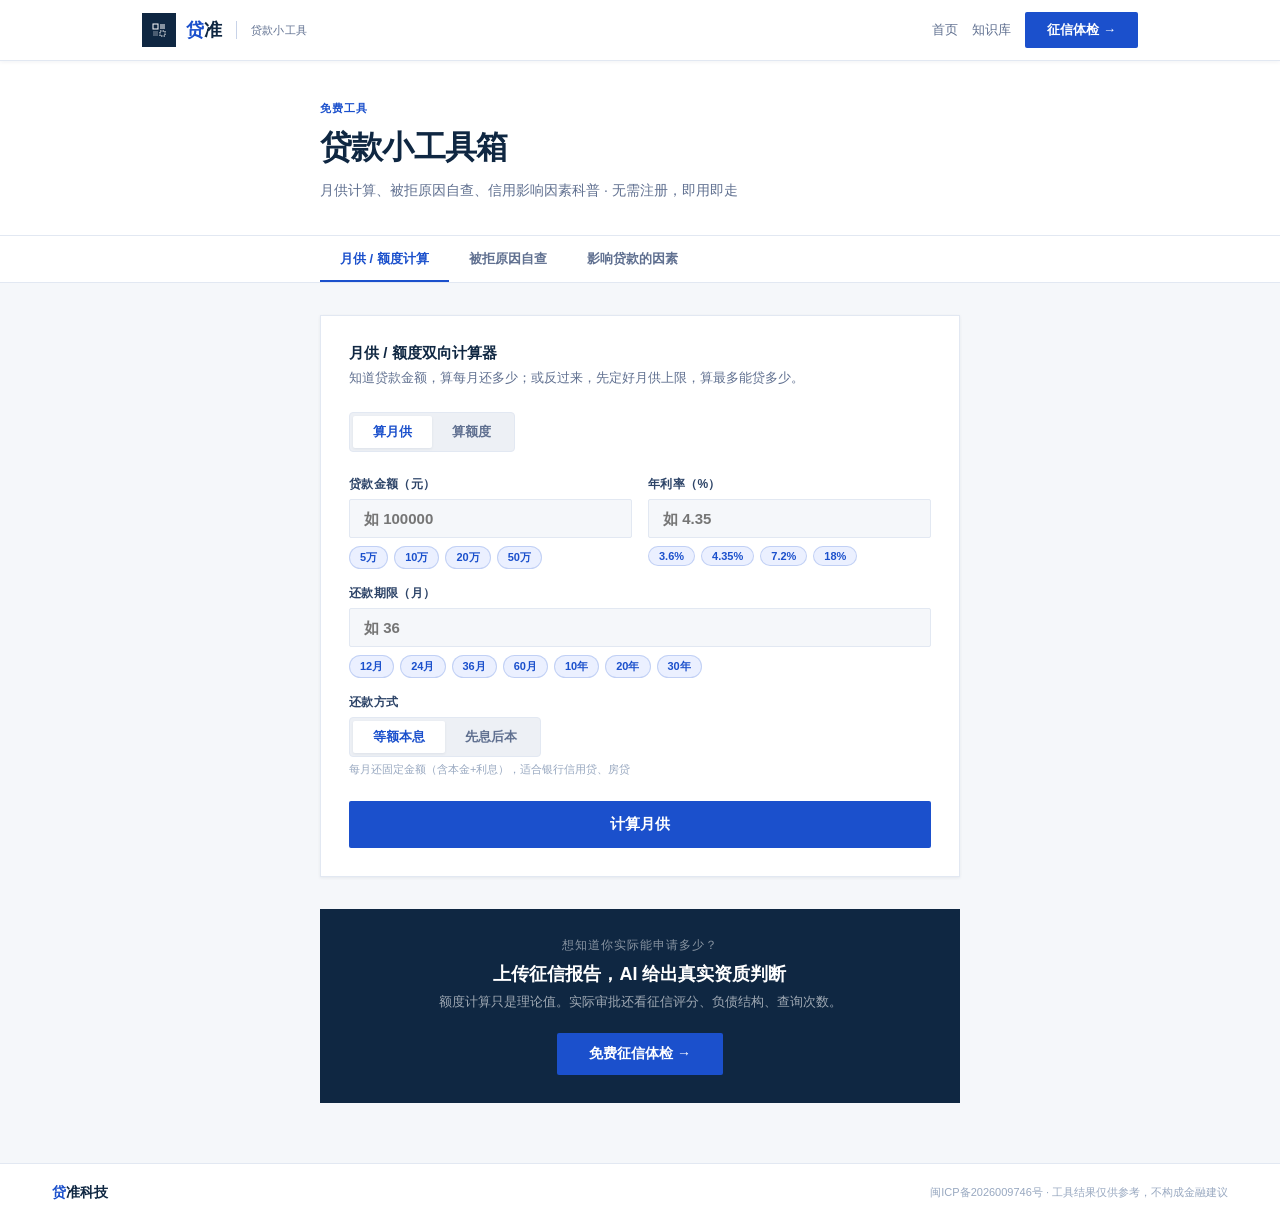
<file: tools.html>
<!DOCTYPE html>
<html lang="zh-CN">
<head>
<meta charset="UTF-8">
<meta name="viewport" content="width=device-width, initial-scale=1.0, maximum-scale=1.0">
<title>贷款被拒原因自查 · 月供计算器-贷准</title>
<meta name="description" content="免费贷款计算器：月供估算、可贷额度反算；贷款被拒原因自查；信用影响因素科普。无需注册，即用即走。">
<meta property="og:title" content="贷款被拒原因自查 · 月供计算器-贷准" />
<meta property="og:description" content="免费贷款计算器：月供估算、可贷额度反算；贷款被拒原因自查；信用影响因素科普。无需注册，即用即走。" />
<meta property="og:image" content="https://dzhun.com.cn/share-cover.png" />
<meta property="og:url" content="https://dzhun.com.cn/tools.html" />
<meta property="og:type" content="website" />
<link rel="icon" href="favicon.svg" type="image/svg+xml">
<script src="/nav-agent.js?v=1780561072"></script>
<style>
:root {
  --bg:      #F5F7FA;
  --bg2:     #EDF0F5;
  --surface: #FFFFFF;
  --border:  #E2E8F2;
  --border2: #C8D3E8;
  --ink:     #0F2742;
  --ink2:    #2D4468;
  --muted:   #607090;
  --faint:   #98A8C0;
  --blue:    #1B50CC;
  --blue-d:  #1340A8;
  --blue-lt: #EBF0FF;
  --teal:    #1A7A64;
  --teal-lt: #E4F4EF;
  --amber:   #B85C00;
  --amber-lt:#FEF3E2;
  --red:     #C42B2B;
  --red-lt:  #FEE8E8;
  --shadow-sm: 0 1px 3px rgba(15,39,66,.07);
  --shadow:  0 4px 16px rgba(15,39,66,.09),0 1px 4px rgba(15,39,66,.05);
  --sans:'Noto Sans SC','PingFang SC','Hiragino Sans GB','Microsoft YaHei',sans-serif;
  --mono:'SF Mono','Menlo','Consolas','Courier New',monospace;
}
*,*::before,*::after{margin:0;padding:0;box-sizing:border-box;}
html{scroll-behavior:smooth;}
body{font-family:var(--sans);background:var(--bg);color:var(--ink);min-height:100vh;-webkit-font-smoothing:antialiased;}
a{text-decoration:none;color:inherit;}
.inner{max-width:720px;margin:0 auto;padding:0 clamp(16px,4vw,40px);}

/* NAV */
nav{position:sticky;top:0;z-index:200;background:rgba(255,255,255,.97);backdrop-filter:blur(12px);border-bottom:1px solid var(--border);box-shadow:0 1px 4px rgba(15,39,66,.06);}
.nav-inner{max-width:1100px;margin:0 auto;padding:0 clamp(20px,5vw,52px);height:60px;display:flex;align-items:center;gap:28px;}
.logo{display:flex;align-items:center;gap:10px;}
.logo-icon{width:34px;height:34px;background:var(--ink);display:flex;align-items:center;justify-content:center;flex-shrink:0;}
.logo-name{font-size:18px;font-weight:900;color:var(--ink);letter-spacing:-.01em;}
.logo-name em{font-style:normal;color:var(--blue);}
.logo-div{width:1px;height:18px;background:var(--border2);margin:0 4px;}
.logo-desc{font-size:11px;color:var(--muted);letter-spacing:.03em;white-space:nowrap;}
.nav-r{margin-left:auto;display:flex;align-items:center;gap:14px;}
.nav-link{font-size:13px;color:var(--muted);transition:color .2s;}
.nav-link:hover,.nav-link.active{color:var(--blue);}
.nav-btn{font-size:13px;font-weight:700;background:var(--blue);color:#fff;border:none;padding:9px 22px;cursor:pointer;transition:all .2s;white-space:nowrap;border-radius:2px;text-decoration:none;display:inline-block;}
.nav-btn:hover{background:var(--blue-d);}
@media(max-width:640px){.logo-div,.logo-desc{display:none;}}

/* PAGE HEADER */
.pg-header{padding:40px 0 32px;border-bottom:1px solid var(--border);background:var(--surface);}
.pg-eyebrow{font-size:11px;font-weight:700;color:var(--blue);letter-spacing:.1em;text-transform:uppercase;margin-bottom:10px;}
.pg-h1{font-size:clamp(22px,3.5vw,32px);font-weight:900;letter-spacing:-.025em;color:var(--ink);margin-bottom:8px;}
.pg-sub{font-size:14px;color:var(--muted);line-height:1.75;}

/* TABS */
.tabs-wrap{background:var(--surface);border-bottom:1px solid var(--border);position:sticky;top:60px;z-index:100;}
.tabs{max-width:720px;margin:0 auto;padding:0 clamp(16px,4vw,40px);display:flex;gap:0;}
.tab-btn{font-size:13px;font-weight:600;color:var(--muted);background:none;border:none;border-bottom:2px solid transparent;padding:14px 20px 12px;cursor:pointer;transition:all .2s;white-space:nowrap;}
.tab-btn:hover{color:var(--ink);}
.tab-btn.active{color:var(--blue);border-bottom-color:var(--blue);}
@media(max-width:440px){.tab-btn{padding:12px 14px 10px;font-size:12px;}}

/* TAB PANELS */
.tab-panel{display:none;padding:32px 0 60px;}
.tab-panel.active{display:block;}

/* CARD */
.tool-card{background:var(--surface);border:1px solid var(--border);box-shadow:var(--shadow-sm);padding:28px;margin-bottom:16px;}
.card-title{font-size:15px;font-weight:800;color:var(--ink);margin-bottom:4px;}
.card-sub{font-size:13px;color:var(--muted);margin-bottom:24px;line-height:1.65;}

/* MODE SWITCH */
.mode-switch{display:flex;background:var(--bg2);border:1px solid var(--border);border-radius:4px;padding:3px;margin-bottom:24px;width:fit-content;}
.mode-btn{font-size:13px;font-weight:600;color:var(--muted);background:none;border:none;padding:7px 20px;cursor:pointer;border-radius:2px;transition:all .18s;}
.mode-btn.active{background:var(--surface);color:var(--blue);box-shadow:var(--shadow-sm);}

/* FORM */
.form-row{display:grid;grid-template-columns:1fr 1fr;gap:16px;margin-bottom:16px;}
@media(max-width:480px){.form-row{grid-template-columns:1fr;}}
.form-row.single{grid-template-columns:1fr;}
.field label{font-size:12px;font-weight:600;color:var(--ink2);letter-spacing:.03em;display:block;margin-bottom:6px;}
.field input{width:100%;font-size:15px;font-family:var(--sans);font-weight:600;color:var(--ink);background:var(--bg);border:1.5px solid var(--border);padding:10px 14px;outline:none;transition:border-color .18s;border-radius:2px;}
.field input:focus{border-color:var(--blue);background:var(--surface);}
.field .hint{font-size:11px;color:var(--faint);margin-top:5px;}
.presets{display:flex;gap:6px;flex-wrap:wrap;margin-top:8px;}
.preset-btn{font-size:11px;font-weight:600;color:var(--blue);background:var(--blue-lt);border:1px solid rgba(27,80,204,.2);padding:3px 10px;cursor:pointer;border-radius:20px;transition:all .15s;}
.preset-btn:hover{background:var(--blue);color:#fff;}

/* CALC BTN */
.calc-btn{width:100%;font-size:15px;font-weight:700;background:var(--blue);color:#fff;border:none;padding:14px;cursor:pointer;transition:all .2s;border-radius:2px;margin-top:8px;}
.calc-btn:hover{background:var(--blue-d);box-shadow:0 4px 16px rgba(27,80,204,.3);}

/* RESULT */
.result-box{background:var(--blue-lt);border:1.5px solid rgba(27,80,204,.2);padding:20px 24px;margin-top:20px;border-radius:2px;display:none;}
.result-box.show{display:block;}
.result-main{text-align:center;margin-bottom:20px;}
.result-label{font-size:12px;color:var(--muted);font-weight:600;letter-spacing:.05em;margin-bottom:6px;}
.result-num{font-size:36px;font-weight:900;color:var(--blue);line-height:1;font-family:var(--mono);}
.result-unit{font-size:14px;color:var(--muted);margin-top:4px;}
.result-grid{display:grid;grid-template-columns:1fr 1fr;gap:1px;background:var(--border);border:1px solid var(--border);}
.result-cell{background:var(--surface);padding:14px 16px;}
.result-cell-lbl{font-size:11px;color:var(--muted);margin-bottom:4px;}
.result-cell-val{font-size:16px;font-weight:800;color:var(--ink);font-family:var(--mono);}
.result-note{font-size:11px;color:var(--faint);margin-top:12px;line-height:1.6;}

/* DIAGNOSIS (Tool 2) */
.q-block{margin-bottom:24px;}
.q-label{font-size:14px;font-weight:700;color:var(--ink);margin-bottom:12px;line-height:1.5;}
.q-num{display:inline-block;width:22px;height:22px;background:var(--blue);color:#fff;font-size:11px;font-weight:700;border-radius:50%;text-align:center;line-height:22px;margin-right:8px;flex-shrink:0;}
.options{display:flex;flex-direction:column;gap:8px;}
.opt{display:flex;align-items:center;gap:10px;padding:10px 14px;background:var(--bg);border:1.5px solid var(--border);cursor:pointer;transition:all .18s;border-radius:2px;}
.opt:hover{border-color:var(--blue-d);background:var(--blue-lt);}
.opt input[type=radio]{display:none;}
.opt.checked{border-color:var(--blue);background:var(--blue-lt);}
.opt-mark{width:16px;height:16px;border-radius:50%;border:2px solid var(--border2);flex-shrink:0;transition:all .18s;display:flex;align-items:center;justify-content:center;}
.opt.checked .opt-mark{border-color:var(--blue);background:var(--blue);}
.opt.checked .opt-mark::after{content:'';width:6px;height:6px;border-radius:50%;background:#fff;}
.opt-text{font-size:13px;color:var(--ink2);font-weight:500;}

/* DIAGNOSIS RESULT */
.diag-result{display:none;margin-top:8px;}
.diag-result.show{display:block;}
.diag-intro{font-size:14px;color:var(--muted);margin-bottom:16px;line-height:1.65;}
.diag-item{background:var(--surface);border:1px solid var(--border);border-left:3px solid var(--amber);padding:16px 18px;margin-bottom:12px;}
.diag-item.primary{border-left-color:var(--red);}
.diag-item-tag{font-size:10px;font-weight:700;letter-spacing:.08em;text-transform:uppercase;margin-bottom:6px;}
.diag-item.primary .diag-item-tag{color:var(--red);}
.diag-item:not(.primary) .diag-item-tag{color:var(--amber);}
.diag-item-title{font-size:14px;font-weight:700;color:var(--ink);margin-bottom:6px;}
.diag-item-body{font-size:13px;color:var(--muted);line-height:1.65;}
.diag-tip{background:var(--teal-lt);border:1px solid rgba(26,122,100,.2);border-left:3px solid var(--teal);padding:14px 16px;margin-top:16px;}
.diag-tip-lbl{font-size:11px;font-weight:700;color:var(--teal);letter-spacing:.08em;margin-bottom:6px;}
.diag-tip-body{font-size:13px;color:#1A4A3A;line-height:1.65;}

/* FACTORS (Tool 3) */
.factor-list{display:flex;flex-direction:column;gap:12px;}
.factor-item{background:var(--surface);border:1px solid var(--border);padding:18px 20px;cursor:pointer;transition:border-color .2s;}
.factor-item:hover{border-color:var(--blue);}
.factor-header{display:flex;align-items:center;justify-content:space-between;}
.factor-left{display:flex;align-items:center;gap:12px;}
.factor-icon{width:36px;height:36px;border-radius:4px;display:flex;align-items:center;justify-content:center;font-size:16px;flex-shrink:0;}
.factor-name{font-size:14px;font-weight:700;color:var(--ink);}
.factor-weight{font-size:11px;color:var(--muted);margin-top:2px;}
.factor-arrow{font-size:12px;color:var(--faint);transition:transform .2s;}
.factor-item.open .factor-arrow{transform:rotate(90deg);}
.factor-body{font-size:13px;color:var(--muted);line-height:1.75;margin-top:14px;padding-top:14px;border-top:1px solid var(--border);display:none;}
.factor-item.open .factor-body{display:block;}
.factor-body strong{color:var(--ink2);}
.factor-body .tip{background:var(--blue-lt);border-left:2px solid var(--blue);padding:8px 12px;margin-top:10px;font-size:12px;color:var(--ink2);}

/* CTA STRIP */
.cta-strip{background:var(--ink);padding:28px;margin-top:32px;text-align:center;}
.cta-strip-label{font-size:12px;color:rgba(255,255,255,.5);letter-spacing:.08em;margin-bottom:8px;}
.cta-strip-title{font-size:18px;font-weight:800;color:#fff;margin-bottom:6px;}
.cta-strip-sub{font-size:13px;color:rgba(255,255,255,.6);margin-bottom:20px;line-height:1.6;}
.cta-strip-btn{display:inline-block;font-size:14px;font-weight:700;background:var(--blue);color:#fff;padding:12px 32px;border-radius:2px;transition:all .2s;}
.cta-strip-btn:hover{background:var(--blue-d);box-shadow:0 4px 16px rgba(27,80,204,.4);}

/* FOOTER */
footer{background:var(--surface);border-top:1px solid var(--border);padding:20px clamp(20px,5vw,52px);display:flex;align-items:center;justify-content:space-between;flex-wrap:wrap;gap:12px;}
.footer-name{font-size:14px;font-weight:700;color:var(--ink);}
.footer-name em{font-style:normal;color:var(--blue);}
.footer-r{font-size:11px;color:var(--faint);}
</style>
</head>
<body>

<!-- NAV -->
<nav>
  <div class="nav-inner">
    <a href="/" class="logo">
      <div class="logo-icon">
        <svg width="14" height="14" viewBox="0 0 14 14" fill="none">
          <rect x="1" y="1" width="5" height="5" stroke="white" stroke-width="1"/>
          <rect x="8" y="1" width="5" height="5" fill="white" opacity=".5"/>
          <rect x="1" y="8" width="5" height="5" fill="white" opacity=".25"/>
          <rect x="8" y="8" width="5" height="5" stroke="white" stroke-width="1" stroke-dasharray="1.5 1"/>
        </svg>
      </div>
      <div class="logo-name"><em>贷</em>准</div>
      <div class="logo-div"></div>
      <div class="logo-desc">贷款小工具</div>
    </a>
    <div class="nav-r">
      <a href="/" class="nav-link">首页</a>
      <a href="/blog/" class="nav-link">知识库</a>
      <a href="/checkup.html" class="nav-btn">征信体检 →</a>
    </div>
  </div>
</nav>

<!-- PAGE HEADER -->
<div class="pg-header">
  <div class="inner">
    <div class="pg-eyebrow">免费工具</div>
    <h1 class="pg-h1">贷款小工具箱</h1>
    <p class="pg-sub">月供计算、被拒原因自查、信用影响因素科普 · 无需注册，即用即走</p>
  </div>
</div>

<!-- TABS -->
<div class="tabs-wrap">
  <div class="tabs">
    <button class="tab-btn active" onclick="switchTab('calc',this)">月供 / 额度计算</button>
    <button class="tab-btn" onclick="switchTab('diag',this)">被拒原因自查</button>
    <button class="tab-btn" onclick="switchTab('factors',this)">影响贷款的因素</button>
  </div>
</div>

<!-- TAB 1: 月供 / 额度计算器 -->
<div class="tab-panel active" id="panel-calc">
  <div class="inner">
    <div class="tool-card">
      <div class="card-title">月供 / 额度双向计算器</div>
      <div class="card-sub">知道贷款金额，算每月还多少；或反过来，先定好月供上限，算最多能贷多少。</div>

      <div class="mode-switch">
        <button class="mode-btn active" id="modeMonthly" onclick="switchMode('monthly')">算月供</button>
        <button class="mode-btn" id="modeAmount" onclick="switchMode('amount')">算额度</button>
      </div>

      <!-- 算月供 -->
      <div id="formMonthly">
        <div class="form-row">
          <div class="field">
            <label>贷款金额（元）</label>
            <input type="number" id="loanAmount" placeholder="如 100000" min="1000">
            <div class="presets">
              <span class="preset-btn" onclick="setField('loanAmount',50000)">5万</span>
              <span class="preset-btn" onclick="setField('loanAmount',100000)">10万</span>
              <span class="preset-btn" onclick="setField('loanAmount',200000)">20万</span>
              <span class="preset-btn" onclick="setField('loanAmount',500000)">50万</span>
            </div>
          </div>
          <div class="field">
            <label>年利率（%）</label>
            <input type="number" id="loanRate" placeholder="如 4.35" step="0.01" min="0.1">
            <div class="presets">
              <span class="preset-btn" onclick="setField('loanRate',3.6)">3.6%</span>
              <span class="preset-btn" onclick="setField('loanRate',4.35)">4.35%</span>
              <span class="preset-btn" onclick="setField('loanRate',7.2)">7.2%</span>
              <span class="preset-btn" onclick="setField('loanRate',18)">18%</span>
            </div>
          </div>
        </div>
        <div class="form-row single">
          <div class="field">
            <label>还款期限（月）</label>
            <input type="number" id="loanTerm" placeholder="如 36" min="1" max="360">
            <div class="presets">
              <span class="preset-btn" onclick="setField('loanTerm',12)">12月</span>
              <span class="preset-btn" onclick="setField('loanTerm',24)">24月</span>
              <span class="preset-btn" onclick="setField('loanTerm',36)">36月</span>
              <span class="preset-btn" onclick="setField('loanTerm',60)">60月</span>
              <span class="preset-btn" onclick="setField('loanTerm',120)">10年</span>
              <span class="preset-btn" onclick="setField('loanTerm',240)">20年</span>
              <span class="preset-btn" onclick="setField('loanTerm',360)">30年</span>
            </div>
          </div>
        </div>
        <div class="form-row single">
          <div class="field">
            <label>还款方式</label>
            <div class="mode-switch" style="margin-bottom:0">
              <button class="mode-btn active" id="methodEBI" onclick="switchMethod('ebi')">等额本息</button>
              <button class="mode-btn" id="methodXIHB" onclick="switchMethod('xihb')">先息后本</button>
            </div>
            <div class="hint" id="methodHint">每月还固定金额（含本金+利息），适合银行信用贷、房贷</div>
          </div>
        </div>
        <button class="calc-btn" onclick="calcMonthly()">计算月供</button>
      </div>

      <!-- 算额度 -->
      <div id="formAmount" style="display:none">
        <div class="form-row">
          <div class="field">
            <label>可承受月供（元）</label>
            <input type="number" id="maxMonthly" placeholder="如 3000" min="100">
            <div class="presets">
              <span class="preset-btn" onclick="setField('maxMonthly',1000)">1000</span>
              <span class="preset-btn" onclick="setField('maxMonthly',2000)">2000</span>
              <span class="preset-btn" onclick="setField('maxMonthly',5000)">5000</span>
            </div>
          </div>
          <div class="field">
            <label>年利率（%）</label>
            <input type="number" id="revRate" placeholder="如 4.35" step="0.01" min="0.1">
            <div class="presets">
              <span class="preset-btn" onclick="setField('revRate',3.6)">3.6%</span>
              <span class="preset-btn" onclick="setField('revRate',4.35)">4.35%</span>
              <span class="preset-btn" onclick="setField('revRate',7.2)">7.2%</span>
              <span class="preset-btn" onclick="setField('revRate',18)">18%</span>
            </div>
          </div>
        </div>
        <div class="form-row single">
          <div class="field">
            <label>还款期限（月）</label>
            <input type="number" id="revTerm" placeholder="如 36" min="1" max="360">
            <div class="presets">
              <span class="preset-btn" onclick="setField('revTerm',12)">12月</span>
              <span class="preset-btn" onclick="setField('revTerm',24)">24月</span>
              <span class="preset-btn" onclick="setField('revTerm',36)">36月</span>
              <span class="preset-btn" onclick="setField('revTerm',60)">60月</span>
              <span class="preset-btn" onclick="setField('revTerm',120)">10年</span>
            </div>
          </div>
        </div>
        <button class="calc-btn" onclick="calcAmount()">计算可贷额度</button>
      </div>

      <!-- 结果区（月供模式） -->
      <div class="result-box" id="resultMonthly">
        <div class="result-main">
          <div class="result-label" id="resMonthlyLabel">每月还款</div>
          <div class="result-num" id="resMonthlyNum">-</div>
          <div class="result-unit">元 / 月</div>
        </div>
        <div class="result-grid">
          <div class="result-cell">
            <div class="result-cell-lbl">还款总额</div>
            <div class="result-cell-val" id="resTotalPayment">-</div>
          </div>
          <div class="result-cell">
            <div class="result-cell-lbl">支付利息</div>
            <div class="result-cell-val" id="resTotalInterest">-</div>
          </div>
          <div class="result-cell" id="resCell3">
            <div class="result-cell-lbl" id="resCell3Lbl">月供占比建议</div>
            <div class="result-cell-val" id="resDTITip">-</div>
          </div>
          <div class="result-cell">
            <div class="result-cell-lbl" id="resCell4Lbl">建议月收入下限</div>
            <div class="result-cell-val" id="resMinIncome">-</div>
          </div>
        </div>
        <div class="result-note" id="resMonthlyNote">以上为等额本息计算结果，仅供参考。实际月供以银行合同为准。月供建议不超过月收入的 50%。</div>
      </div>

      <!-- 结果区（额度模式） -->
      <div class="result-box" id="resultAmount">
        <div class="result-main">
          <div class="result-label">估算可贷额度</div>
          <div class="result-num" id="resAmountNum">-</div>
          <div class="result-unit">元</div>
        </div>
        <div class="result-grid">
          <div class="result-cell">
            <div class="result-cell-lbl">总还款额</div>
            <div class="result-cell-val" id="resRevTotal">-</div>
          </div>
          <div class="result-cell">
            <div class="result-cell-lbl">总利息</div>
            <div class="result-cell-val" id="resRevInterest">-</div>
          </div>
        </div>
        <div class="result-note">按等额本息计算。实际可贷额度还取决于你的征信状况、收入流水和负债情况。</div>
      </div>
    </div>

    <div class="cta-strip">
      <div class="cta-strip-label">想知道你实际能申请多少？</div>
      <div class="cta-strip-title">上传征信报告，AI 给出真实资质判断</div>
      <div class="cta-strip-sub">额度计算只是理论值。实际审批还看征信评分、负债结构、查询次数。</div>
      <a href="/checkup.html" class="cta-strip-btn">免费征信体检 →</a>
    </div>
  </div>
</div>

<!-- TAB 2: 被拒原因自查 -->
<div class="tab-panel" id="panel-diag">
  <div class="inner">
    <div class="tool-card">
      <div class="card-title">贷款被拒原因自查</div>
      <div class="card-sub">回答 5 个问题，帮你推断最可能的被拒原因，给出改善方向。结果为方向性参考，不是确定结论。</div>

      <div id="diagForm">
        <div class="q-block">
          <div class="q-label"><span class="q-num">1</span>被哪类机构拒绝了？</div>
          <div class="options" id="q1">
            <label class="opt" onclick="selectOpt(this,'q1','bank')"><span class="opt-mark"></span><span class="opt-text">国有银行 / 股份制银行（工农中建交、招浦兴民等）</span></label>
            <label class="opt" onclick="selectOpt(this,'q1','city')"><span class="opt-mark"></span><span class="opt-text">城商行 / 农商行</span></label>
            <label class="opt" onclick="selectOpt(this,'q1','consumer')"><span class="opt-mark"></span><span class="opt-text">消费金融公司（招联、马上、中银消金等）</span></label>
            <label class="opt" onclick="selectOpt(this,'q1','online')"><span class="opt-mark"></span><span class="opt-text">网贷 / 小额贷款平台（借呗、微粒贷、京东金融等）</span></label>
          </div>
        </div>
        <div class="q-block">
          <div class="q-label"><span class="q-num">2</span>近半年申请贷款或信用卡的次数？</div>
          <div class="options" id="q2">
            <label class="opt" onclick="selectOpt(this,'q2','low')"><span class="opt-mark"></span><span class="opt-text">1 次（就这一次）</span></label>
            <label class="opt" onclick="selectOpt(this,'q2','mid')"><span class="opt-mark"></span><span class="opt-text">2 — 4 次</span></label>
            <label class="opt" onclick="selectOpt(this,'q2','high')"><span class="opt-mark"></span><span class="opt-text">5 — 9 次</span></label>
            <label class="opt" onclick="selectOpt(this,'q2','blast')"><span class="opt-mark"></span><span class="opt-text">10 次及以上</span></label>
          </div>
        </div>
        <div class="q-block">
          <div class="q-label"><span class="q-num">3</span>拒绝时有没有给出原因？</div>
          <div class="options" id="q3">
            <label class="opt" onclick="selectOpt(this,'q3','credit')"><span class="opt-mark"></span><span class="opt-text">提到征信问题（查询多、负债高、有逾期）</span></label>
            <label class="opt" onclick="selectOpt(this,'q3','income')"><span class="opt-mark"></span><span class="opt-text">收入或流水不足</span></label>
            <label class="opt" onclick="selectOpt(this,'q3','job')"><span class="opt-mark"></span><span class="opt-text">工作不稳定 / 社保公积金缴纳时间短</span></label>
            <label class="opt" onclick="selectOpt(this,'q3','none')"><span class="opt-mark"></span><span class="opt-text">没有说明原因 / 系统直接拒绝</span></label>
          </div>
        </div>
        <div class="q-block">
          <div class="q-label"><span class="q-num">4</span>目前有没有逾期记录？</div>
          <div class="options" id="q4">
            <label class="opt" onclick="selectOpt(this,'q4','none')"><span class="opt-mark"></span><span class="opt-text">完全没有逾期</span></label>
            <label class="opt" onclick="selectOpt(this,'q4','old')"><span class="opt-mark"></span><span class="opt-text">有逾期但已结清，且超过 2 年</span></label>
            <label class="opt" onclick="selectOpt(this,'q4','recent')"><span class="opt-mark"></span><span class="opt-text">有逾期，近 2 年内，已结清</span></label>
            <label class="opt" onclick="selectOpt(this,'q4','active')"><span class="opt-mark"></span><span class="opt-text">目前还有未还清的逾期</span></label>
          </div>
        </div>
        <div class="q-block">
          <div class="q-label"><span class="q-num">5</span>现有贷款月供 + 信用卡最低还款，大概是月收入的多少？</div>
          <div class="options" id="q5">
            <label class="opt" onclick="selectOpt(this,'q5','low')"><span class="opt-mark"></span><span class="opt-text">不到 20%</span></label>
            <label class="opt" onclick="selectOpt(this,'q5','mid')"><span class="opt-mark"></span><span class="opt-text">20% — 40%</span></label>
            <label class="opt" onclick="selectOpt(this,'q5','high')"><span class="opt-mark"></span><span class="opt-text">40% — 60%</span></label>
            <label class="opt" onclick="selectOpt(this,'q5','over')"><span class="opt-mark"></span><span class="opt-text">超过 60%，或者没有固定收入</span></label>
          </div>
        </div>
        <button class="calc-btn" onclick="runDiag()">查看可能的被拒原因</button>
      </div>

      <div class="diag-result" id="diagResult"></div>
    </div>

    <div class="cta-strip">
      <div class="cta-strip-label">想知道真实原因？</div>
      <div class="cta-strip-title">上传征信报告，AI 精准定位问题</div>
      <div class="cta-strip-sub">自查只能给出方向，征信报告里有准确的数字和记录。</div>
      <a href="/checkup.html" class="cta-strip-btn">上传征信体检 →</a>
    </div>
  </div>
</div>

<!-- TAB 3: 影响贷款的因素 -->
<div class="tab-panel" id="panel-factors">
  <div class="inner">
    <div class="tool-card">
      <div class="card-title">银行审批贷款，主要看哪些因素？</div>
      <div class="card-sub">点击每个因素，了解它如何影响你的贷款申请，以及你能做什么。</div>

      <div class="factor-list">
        <div class="factor-item" onclick="toggleFactor(this)">
          <div class="factor-header">
            <div class="factor-left">
              <div class="factor-icon" style="background:#EBF0FF;color:#1B50CC;">📋</div>
              <div>
                <div class="factor-name">征信查询次数</div>
                <div class="factor-weight">影响程度：高</div>
              </div>
            </div>
            <div class="factor-arrow">›</div>
          </div>
          <div class="factor-body">
            每次你申请贷款或信用卡，机构都会查一次你的征信，留下"审批查询"记录。<strong>近 3 个月超过 6 次，大部分银行会自动拒绝</strong>，认为你资金紧张、到处借钱。
            <div class="tip">✦ 建议：申请前先暂停 1–2 个月，让查询记录冷却。每次申请要有把握，不要广撒网。</div>
          </div>
        </div>

        <div class="factor-item" onclick="toggleFactor(this)">
          <div class="factor-header">
            <div class="factor-left">
              <div class="factor-icon" style="background:#FEE8E8;color:#C42B2B;">⚠️</div>
              <div>
                <div class="factor-name">逾期记录</div>
                <div class="factor-weight">影响程度：极高（一票否决）</div>
              </div>
            </div>
            <div class="factor-arrow">›</div>
          </div>
          <div class="factor-body">
            有过逾期是征信上最严重的污点。<strong>近 2 年内有逾期，银行基本直接拒绝</strong>；超过 2 年且已结清，影响逐渐减弱；<strong>连三累六（连续 3 个月或累计 6 次逾期）</strong>会在征信上留存 7 年。
            <div class="tip">✦ 建议：有逾期立即还清，等待时间自然修复。不要相信"征信修复"广告，那是骗局。</div>
          </div>
        </div>

        <div class="factor-item" onclick="toggleFactor(this)">
          <div class="factor-header">
            <div class="factor-left">
              <div class="factor-icon" style="background:#FEF3E2;color:#B85C00;">💳</div>
              <div>
                <div class="factor-name">负债率（债务收入比）</div>
                <div class="factor-weight">影响程度：高</div>
              </div>
            </div>
            <div class="factor-arrow">›</div>
          </div>
          <div class="factor-body">
            银行会把你所有贷款月供加在一起，除以月收入。<strong>这个比例超过 50%，大多数银行不会再批新贷款</strong>，认为你已经没有还款能力了。信用卡按已用额度的 2% 估算月供。
            <div class="tip">✦ 建议：申请新贷款前，先把小额网贷结清，降低总月供。信用卡尽量少挂账。</div>
          </div>
        </div>

        <div class="factor-item" onclick="toggleFactor(this)">
          <div class="factor-header">
            <div class="factor-left">
              <div class="factor-icon" style="background:#E4F4EF;color:#1A7A64;">🏢</div>
              <div>
                <div class="factor-name">工作稳定性 / 社保公积金</div>
                <div class="factor-weight">影响程度：中—高</div>
              </div>
            </div>
            <div class="factor-arrow">›</div>
          </div>
          <div class="factor-body">
            银行更偏好<strong>国企、事业单位、大型私企员工</strong>，因为收入稳定、可预期。社保和公积金是"在职证明"，<strong>缴纳不足 6 个月，很多银行直接拒</strong>；满 1 年更稳；满 2 年以上最好。个体工商户、自由职业者门槛更高，需要额外的流水证明。
            <div class="tip">✦ 建议：申请贷款期间保持工作稳定，避免换工作。如工作已有变动，需等新单位社保缴纳满 6 个月后再申请。</div>
          </div>
        </div>

        <div class="factor-item" onclick="toggleFactor(this)">
          <div class="factor-header">
            <div class="factor-left">
              <div class="factor-icon" style="background:#EBF0FF;color:#1B50CC;">💰</div>
              <div>
                <div class="factor-name">收入与流水</div>
                <div class="factor-weight">影响程度：中</div>
              </div>
            </div>
            <div class="factor-arrow">›</div>
          </div>
          <div class="factor-body">
            银行批贷款的底层逻辑是"你能还得起"。收入越高、流水越稳定，额度越高。<strong>银行流水（工资打卡记录）比微信/支付宝流水可信度高得多</strong>。申请大额贷款时，通常需要提供近 3–6 个月银行流水。
            <div class="tip">✦ 建议：把工资发到银行卡而不是直接到微信，增加银行流水记录。</div>
          </div>
        </div>

        <div class="factor-item" onclick="toggleFactor(this)">
          <div class="factor-header">
            <div class="factor-left">
              <div class="factor-icon" style="background:#F5F7FA;color:#607090;">📊</div>
              <div>
                <div class="factor-name">信用卡使用率</div>
                <div class="factor-weight">影响程度：中</div>
              </div>
            </div>
            <div class="factor-arrow">›</div>
          </div>
          <div class="factor-body">
            信用卡已用额度 ÷ 总额度 = 使用率。<strong>使用率超过 70%，银行会认为你资金紧张</strong>，影响新贷款审批。多张信用卡同时接近满额度，效果更差。
            <div class="tip">✦ 建议：申请贷款前 1–2 个月，把信用卡使用率降到 30% 以下再申请。</div>
          </div>
        </div>
      </div>
    </div>

    <div class="cta-strip">
      <div class="cta-strip-label">了解了因素，想知道你自己的情况？</div>
      <div class="cta-strip-title">上传征信报告，看你的真实评分</div>
      <div class="cta-strip-sub">AI 逐项分析你的征信数据，告诉你哪里有风险、怎么改善。</div>
      <a href="/checkup.html" class="cta-strip-btn">开始征信体检 →</a>
    </div>
  </div>
</div>

<!-- FOOTER -->
<footer>
  <div class="footer-name"><em>贷</em>准科技</div>
  <div class="footer-r">闽ICP备2026009746号 · 工具结果仅供参考，不构成金融建议</div>
</footer>

<script>
function switchTab(name, btn) {
  document.querySelectorAll('.tab-panel').forEach(p => p.classList.remove('active'));
  document.querySelectorAll('.tab-btn').forEach(b => b.classList.remove('active'));
  document.getElementById('panel-' + name).classList.add('active');
  btn.classList.add('active');
  if (name === 'diag') {
    Object.keys(diagAnswers).forEach(k => delete diagAnswers[k]);
    document.querySelectorAll('.opt').forEach(o => o.classList.remove('checked'));
    const r = document.getElementById('diagResult');
    r.classList.remove('show');
    r.innerHTML = '';
  }
}

function switchMode(mode) {
  const isMonthly = mode === 'monthly';
  document.getElementById('formMonthly').style.display = isMonthly ? '' : 'none';
  document.getElementById('formAmount').style.display  = isMonthly ? 'none' : '';
  document.getElementById('resultMonthly').classList.remove('show');
  document.getElementById('resultAmount').classList.remove('show');
  document.getElementById('modeMonthly').classList.toggle('active', isMonthly);
  document.getElementById('modeAmount').classList.toggle('active', !isMonthly);
}

function setField(id, val) {
  document.getElementById(id).value = val;
}

let currentMethod = 'ebi';

function switchMethod(method) {
  currentMethod = method;
  const isEBI = method === 'ebi';
  document.getElementById('methodEBI').classList.toggle('active', isEBI);
  document.getElementById('methodXIHB').classList.toggle('active', !isEBI);
  document.getElementById('methodHint').textContent = isEBI
    ? '每月还固定金额（含本金+利息），适合银行信用贷、房贷'
    : '每月只还利息，到期一次性归还本金，适合经营贷、部分消费贷';
  document.getElementById('resultMonthly').classList.remove('show');
}

function pmt(annualRate, months, principal) {
  const r = annualRate / 100 / 12;
  if (r === 0) return principal / months;
  const factor = Math.pow(1 + r, months);
  return principal * r * factor / (factor - 1);
}

function pvFromPmt(annualRate, months, monthly) {
  const r = annualRate / 100 / 12;
  if (r === 0) return monthly * months;
  const factor = Math.pow(1 + r, months);
  return monthly * (factor - 1) / (r * factor);
}

function fmt(n) {
  return Math.round(n).toLocaleString('zh-CN');
}

function calcMonthly() {
  const P = parseFloat(document.getElementById('loanAmount').value);
  const R = parseFloat(document.getElementById('loanRate').value);
  const N = parseInt(document.getElementById('loanTerm').value);
  if (!P || !R || !N || P <= 0 || R <= 0 || N < 1) {
    alert('请填写完整且有效的贷款金额、年利率和期限');
    return;
  }

  if (currentMethod === 'xihb') {
    const r = R / 100 / 12;
    const monthlyInterest = P * r;
    const totalInterest = monthlyInterest * N;
    const totalPayment = P + totalInterest;
    document.getElementById('resMonthlyLabel').textContent = '每月利息';
    document.getElementById('resMonthlyNum').textContent = fmt(monthlyInterest);
    document.getElementById('resTotalPayment').textContent = fmt(totalPayment) + ' 元';
    document.getElementById('resTotalInterest').textContent = fmt(totalInterest) + ' 元';
    document.getElementById('resCell3Lbl').textContent = '到期归还本金';
    document.getElementById('resDTITip').textContent = fmt(P) + ' 元';
    document.getElementById('resCell4Lbl').textContent = '建议月收入下限';
    document.getElementById('resMinIncome').textContent = fmt(monthlyInterest / 0.5) + ' 元';
    document.getElementById('resMonthlyNote').textContent = '以上为先息后本计算结果。每月只还利息，到期一次性归还本金 ' + fmt(P) + ' 元。仅供参考，以合同为准。';
  } else {
    const monthly = pmt(R, N, P);
    const total = monthly * N;
    const interest = total - P;
    document.getElementById('resMonthlyLabel').textContent = '每月还款';
    document.getElementById('resMonthlyNum').textContent = fmt(monthly);
    document.getElementById('resTotalPayment').textContent = fmt(total) + ' 元';
    document.getElementById('resTotalInterest').textContent = fmt(interest) + ' 元';
    document.getElementById('resCell3Lbl').textContent = '月供占比建议';
    document.getElementById('resDTITip').textContent = '≤ 月收入 50%';
    document.getElementById('resCell4Lbl').textContent = '建议月收入下限';
    document.getElementById('resMinIncome').textContent = fmt(monthly / 0.5) + ' 元';
    document.getElementById('resMonthlyNote').textContent = '以上为等额本息计算结果，仅供参考。实际月供以银行合同为准。月供建议不超过月收入的 50%。';
  }

  document.getElementById('resultMonthly').classList.add('show');
  document.getElementById('resultMonthly').scrollIntoView({behavior:'smooth', block:'nearest'});
}

function calcAmount() {
  const M = parseFloat(document.getElementById('maxMonthly').value);
  const R = parseFloat(document.getElementById('revRate').value);
  const N = parseInt(document.getElementById('revTerm').value);
  if (!M || !R || !N || M <= 0 || R <= 0 || N < 1) {
    alert('请填写完整且有效的月供、年利率和期限');
    return;
  }
  const principal = pvFromPmt(R, N, M);
  const total = M * N;
  const interest = total - principal;
  document.getElementById('resAmountNum').textContent = fmt(principal);
  document.getElementById('resRevTotal').textContent = fmt(total) + ' 元';
  document.getElementById('resRevInterest').textContent = fmt(interest) + ' 元';
  document.getElementById('resultAmount').classList.add('show');
  document.getElementById('resultAmount').scrollIntoView({behavior:'smooth', block:'nearest'});
}

const diagAnswers = {};
function selectOpt(el, qId, val) {
  el.closest('.options').querySelectorAll('.opt').forEach(o => o.classList.remove('checked'));
  el.classList.add('checked');
  diagAnswers[qId] = val;
}

function runDiag() {
  const a = diagAnswers;
  if (Object.keys(a).length < 5) {
    alert('请回答全部 5 个问题');
    return;
  }
  const reasons = [];

  if (a.q4 === 'active') {
    reasons.push({ primary: true, tag: '主要原因', title: '当前有未结清逾期', body: '只要征信上有当前逾期，几乎所有机构都会直接拒绝。这是最硬的一票否决条件。必须先把逾期还清，才能谈其他事情。' });
  } else if (a.q4 === 'recent') {
    reasons.push({ primary: true, tag: '主要原因', title: '近 2 年内有逾期记录', body: '即使已经还清，近 2 年内的逾期记录仍会让大多数银行和消金公司直接拒绝。需要等待时间自然修复（至少 2 年后记录影响减弱）。' });
  }

  if (a.q2 === 'blast') {
    reasons.push({ primary: reasons.length === 0, tag: reasons.length === 0 ? '主要原因' : '次要原因', title: '近半年征信查询次数过多（10次以上）', body: '10 次以上查询是严重的"爆查"信号，绝大多数银行会认为你资金极度紧张，自动拒绝。需要停止申请至少 3–6 个月，等查询记录冷却。' });
  } else if (a.q2 === 'high') {
    reasons.push({ primary: reasons.length === 0, tag: reasons.length === 0 ? '主要原因' : '次要原因', title: '近半年征信查询次数偏多（5–9次）', body: '5–9 次查询对大部分银行来说偏高，尤其是银行类机构。建议暂停申请 1–2 个月，查询次数降低后再尝试。' });
  }

  if (a.q5 === 'over') {
    reasons.push({ primary: reasons.length === 0, tag: reasons.length === 0 ? '主要原因' : '次要原因', title: '现有负债月供占收入比例过高（超过 60%）', body: '银行计算你的还款能力时，现有月供 + 新贷款月供不能超过收入的 50%–60%。目前比例已超标，银行认为你没有额外还款能力。需要先结清部分贷款降低负债。' });
  } else if (a.q5 === 'high') {
    reasons.push({ primary: reasons.length === 0, tag: reasons.length === 0 ? '可能原因' : '次要原因', title: '负债月供占收入比例偏高（40%–60%）', body: '这个比例处于银行审批的临界区间，加上新贷款月供后很可能超标。申请额度越大风险越高。建议先结清 1–2 笔小额贷款，降低总月供比例。' });
  }

  if (a.q3 === 'job') {
    reasons.push({ primary: reasons.length === 0, tag: reasons.length === 0 ? '主要原因' : '次要原因', title: '工作稳定性或社保缴纳不足', body: '银行对工作稳定性要求较高，通常需要连续社保缴纳 6 个月以上。频繁换工作、个体经营、自由职业者申请银行贷款门槛更高。建议在工作稳定后等待社保满 6 个月再申请。' });
  } else if (a.q3 === 'income') {
    reasons.push({ primary: reasons.length === 0, tag: reasons.length === 0 ? '主要原因' : '次要原因', title: '收入或银行流水不足', body: '银行要求月收入至少是贷款月供的 2 倍。如果提供的流水主要是微信/支付宝记录而不是银行打款，可信度也会打折扣。建议把工资发到银行账户，积累 3–6 个月的银行流水记录。' });
  } else if (a.q3 === 'credit') {
    reasons.push({ primary: reasons.length === 0, tag: reasons.length === 0 ? '主要原因' : '次要原因', title: '征信记录存在问题（查询多 / 负债高 / 历史逾期）', body: '机构明确提到了征信问题，最常见的三种情况：近期查询次数偏多（被认为资金紧张）、总负债占收入比偏高（还款能力不足）、或征信上有历史逾期记录。建议下载征信报告，逐项检查这三个维度，找出具体问题后有针对性地改善。' });
  }

  if (a.q3 === 'none' && reasons.length === 0) {
    if (a.q1 === 'bank') {
      reasons.push({ primary: true, tag: '推测原因', title: '系统自动拒绝，可能是征信评分未达标', body: '国有/股份制银行使用严格的评分模型，系统自动拒绝时通常不说明原因。最常见的触发条件是：查询次数超标、负债率偏高、或征信上有不良记录。建议下载征信报告，仔细核查这三项。' });
    } else {
      reasons.push({ primary: true, tag: '推测原因', title: '未告知原因，可能是综合评分不足', body: '平台拒绝但不说原因，通常是综合评分触发了风控阈值。建议下载征信报告，检查：近期查询次数、是否有不明逾期记录、总负债情况。' });
    }
  }

  let html = '<div class="diag-intro">根据你的回答，以下是最可能的被拒原因（按重要程度排序）：</div>';
  reasons.slice(0, 3).forEach(r => {
    html += `<div class="diag-item${r.primary ? ' primary' : ''}"><div class="diag-item-tag">${r.tag}</div><div class="diag-item-title">${r.title}</div><div class="diag-item-body">${r.body}</div></div>`;
  });
  html += `<div class="diag-tip"><div class="diag-tip-lbl">下一步建议</div><div class="diag-tip-body">以上是基于你填写信息的方向性推断。要准确定位问题，需要看你的征信报告原文——报告上有具体的查询记录、逾期日期、每笔负债余额。上传征信报告后，AI 可以给出精准的诊断。</div></div>`;

  const resultEl = document.getElementById('diagResult');
  resultEl.innerHTML = html;
  resultEl.classList.add('show');
  resultEl.scrollIntoView({behavior:'smooth', block:'start'});
}

function toggleFactor(el) {
  const isOpen = el.classList.contains('open');
  document.querySelectorAll('.factor-item').forEach(f => f.classList.remove('open'));
  if (!isOpen) el.classList.add('open');
}
</script>
</body>
</html>
</file>
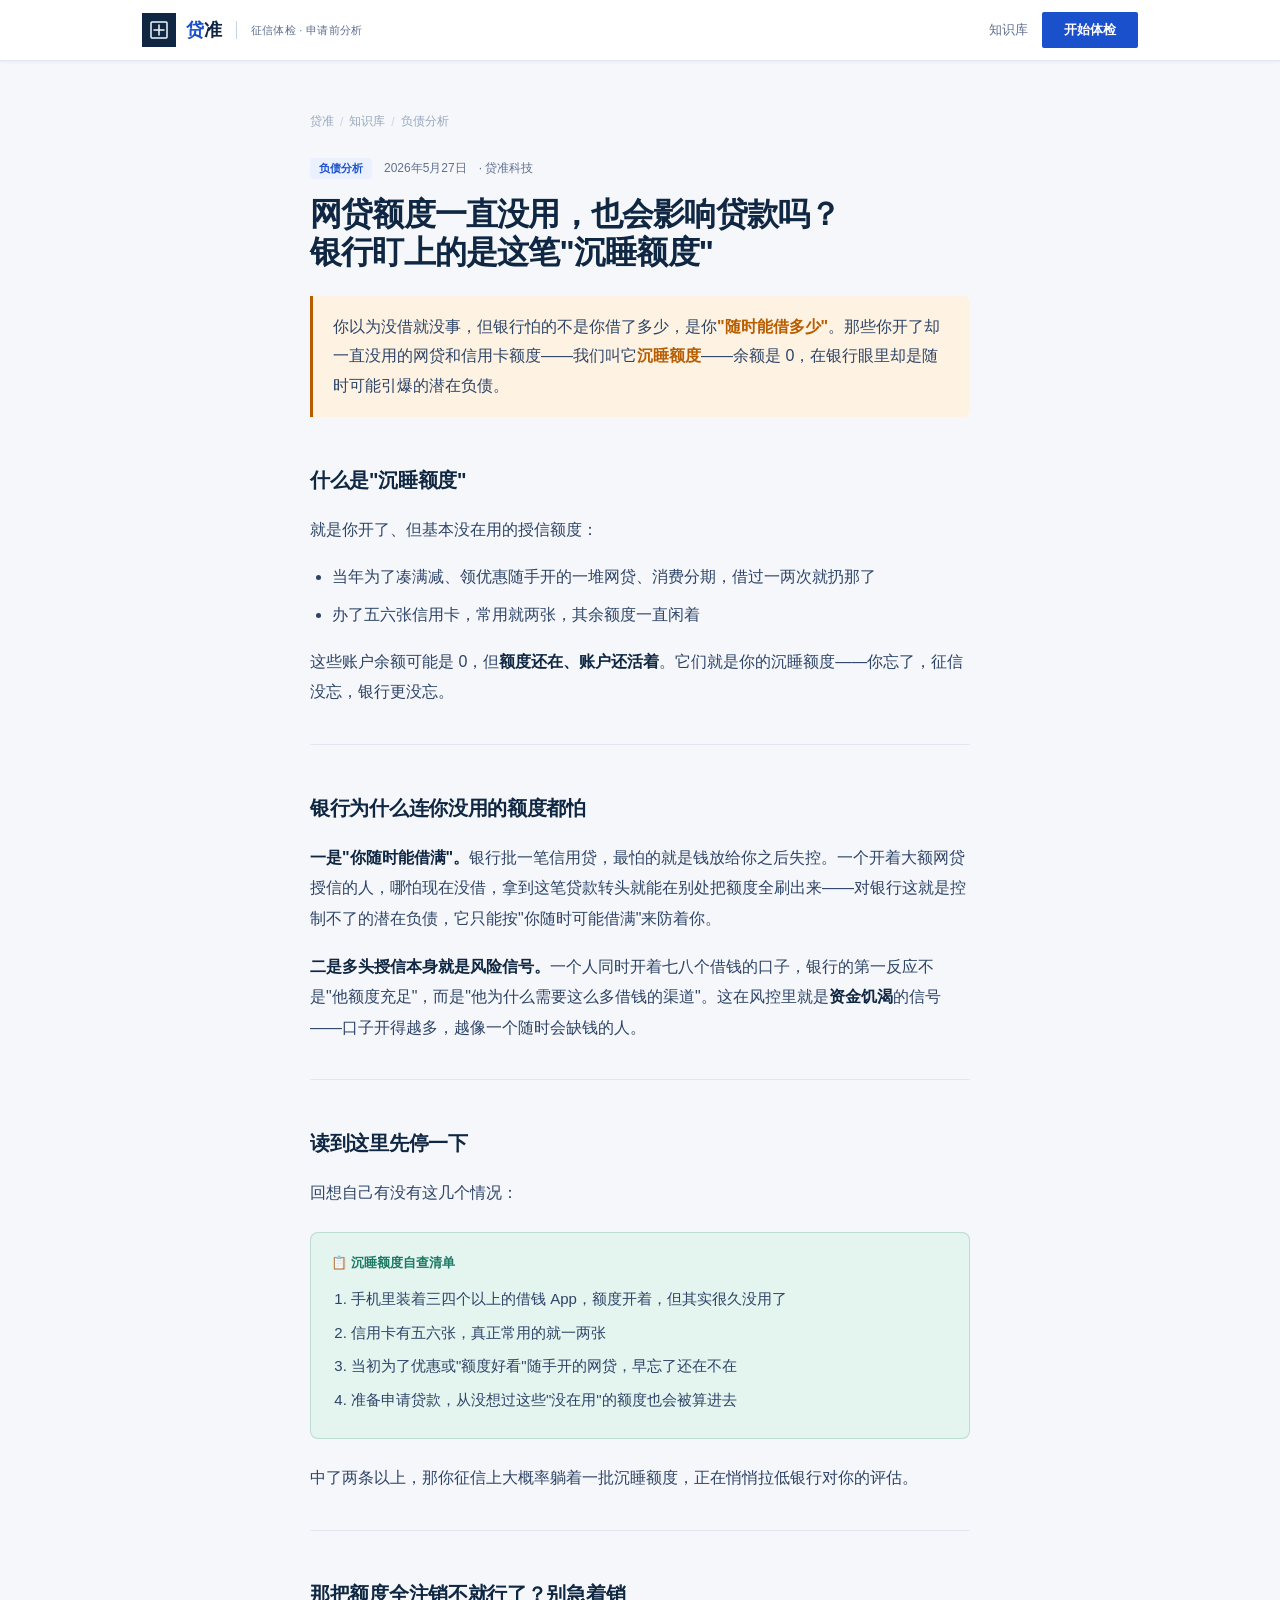
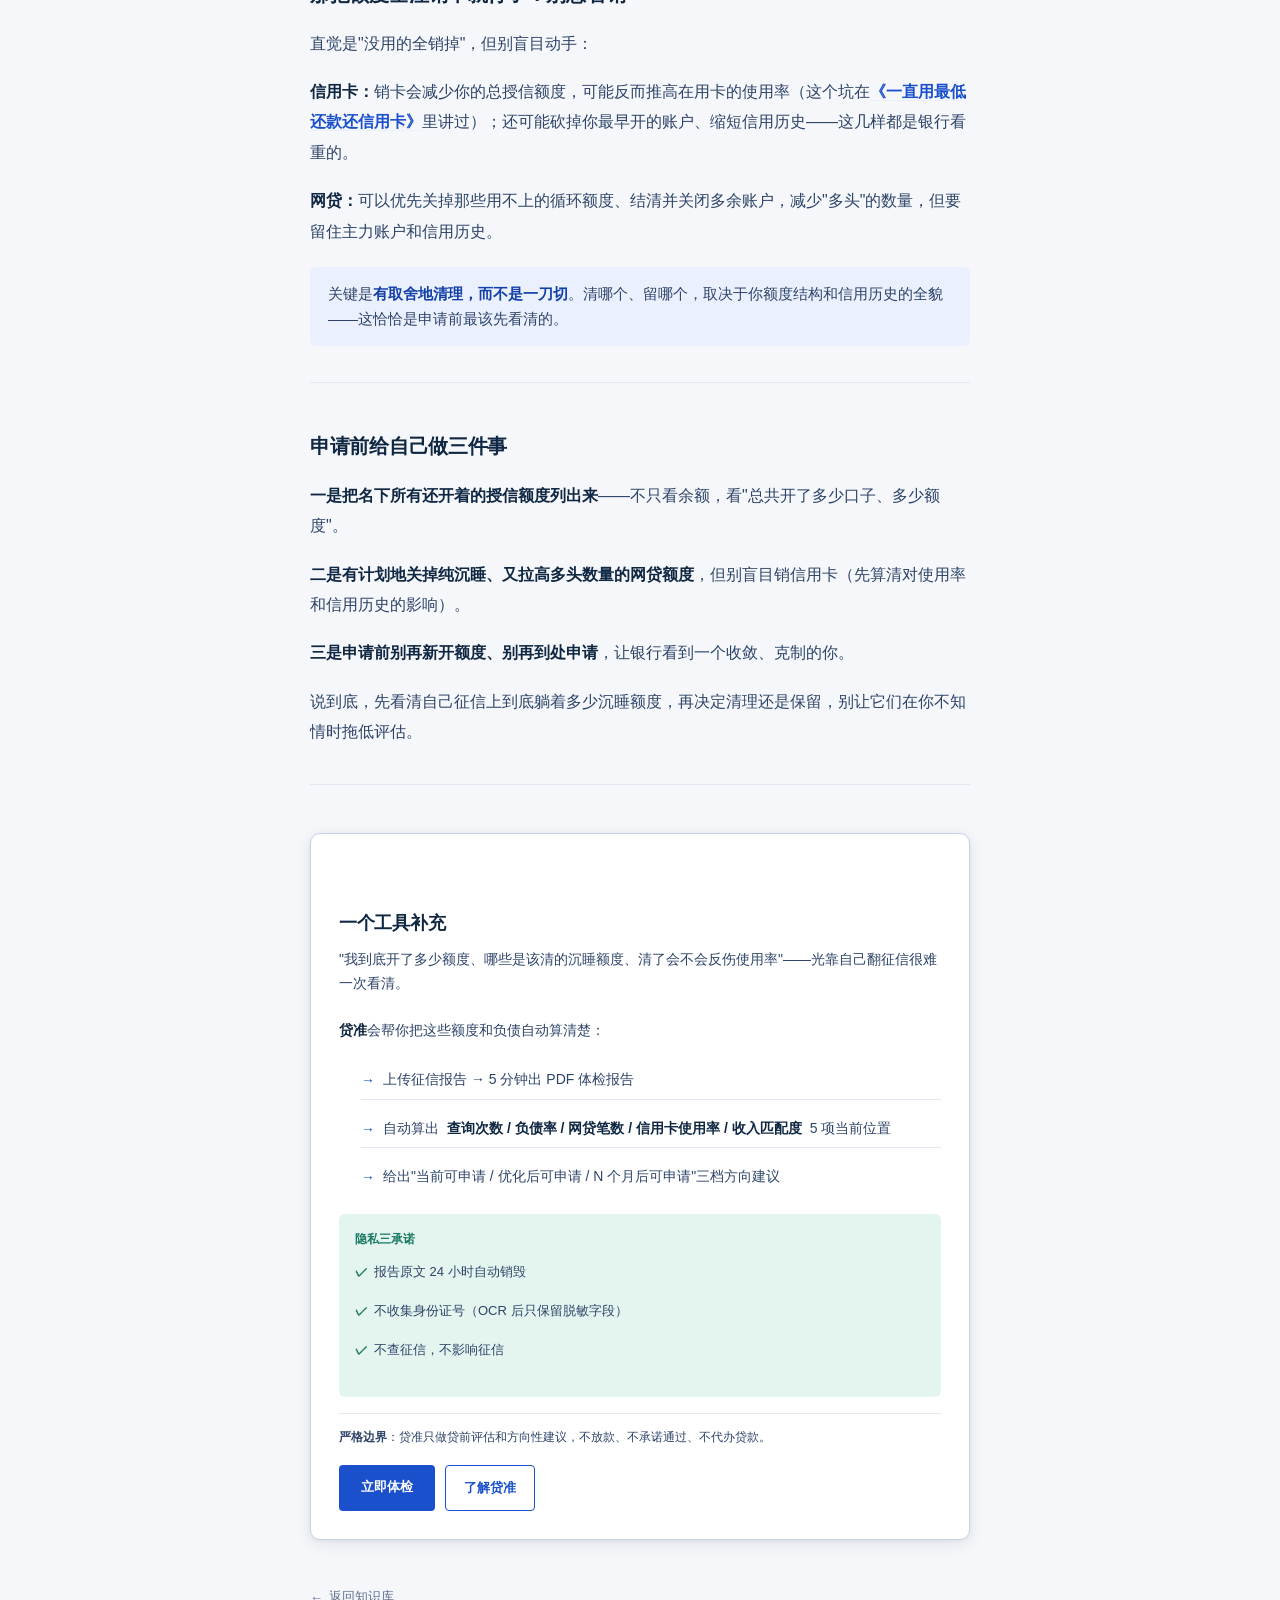
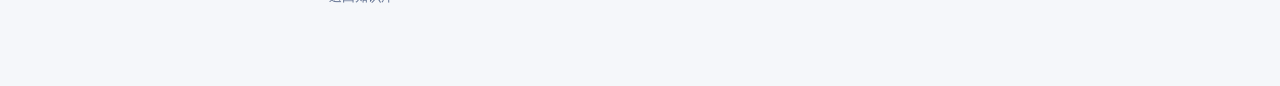
<file: blog/chenshui-edu.html>
<!DOCTYPE html>
<html lang="zh-CN">
<head>
<meta charset="UTF-8">
<meta name="viewport" content="width=device-width, initial-scale=1.0">
<title>网贷额度一直没用，也会影响贷款吗？银行盯上的是这笔"沉睡额度" | 贷准</title>
<meta name="description" content="网贷和信用卡额度开着没用，余额是0，银行却可能当成潜在负债。银行怕的不是你借了多少，是你随时能借多少——多头授信本身就是风险信号，会影响你申请信用贷款。">
<meta name="author" content="贷准科技">
<meta name="keywords" content="网贷额度没用影响贷款吗,沉睡额度,多头授信,授信额度算负债,信用贷被拒,贷款前注销额度">
<link rel="canonical" href="https://dzhun.com.cn/blog/chenshui-edu.html">
<meta property="og:title" content="网贷额度一直没用，也会影响贷款吗？银行盯上的是这笔'沉睡额度'">
<meta property="og:description" content="银行怕的不是你借了多少，是你随时能借多少。开着没用的额度，是你看不见的潜在负债。">
<meta property="og:url" content="https://dzhun.com.cn/blog/chenshui-edu.html">
<meta property="og:type" content="article">
<meta property="og:image" content="https://dzhun.com.cn/share-cover.png">
<meta property="article:published_time" content="2026-05-27">
<script type="application/ld+json">
{
  "@context": "https://schema.org",
  "@type": "Article",
  "headline": "网贷额度一直没用，也会影响贷款吗？银行盯上的是这笔沉睡额度",
  "description": "网贷和信用卡额度开着没用，余额是0，银行却可能当成潜在负债。多头授信本身就是风险信号，会影响你申请信用贷款。",
  "author": {"@type": "Organization", "name": "贷准科技", "url": "https://dzhun.com.cn"},
  "publisher": {"@type": "Organization", "name": "贷准科技", "url": "https://dzhun.com.cn"},
  "datePublished": "2026-05-27",
  "url": "https://dzhun.com.cn/blog/chenshui-edu.html"
}
</script>
<style>
:root{
  --bg:#F5F7FA;--surface:#fff;--border:#E2E8F2;--border2:#C8D3E8;
  --ink:#0F2742;--ink2:#2D4468;--muted:#607090;--faint:#98A8C0;
  --blue:#1B50CC;--blue-d:#1340A8;--blue-lt:#EBF0FF;
  --teal:#1A7A64;--teal-lt:#E4F4EF;--amber:#B85C00;--amber-lt:#FEF3E2;
  --sans:'Noto Sans SC','PingFang SC','Hiragino Sans GB','Microsoft YaHei',sans-serif;
  --shadow:0 4px 16px rgba(15,39,66,.09),0 1px 4px rgba(15,39,66,.05);
}
*,*::before,*::after{margin:0;padding:0;box-sizing:border-box;}
html{scroll-behavior:smooth;}
body{font-family:var(--sans);background:var(--bg);color:var(--ink);-webkit-font-smoothing:antialiased;}
a{text-decoration:none;color:inherit;}
nav{position:sticky;top:0;z-index:200;background:rgba(255,255,255,.97);backdrop-filter:blur(12px);border-bottom:1px solid var(--border);box-shadow:0 1px 4px rgba(15,39,66,.06);}
.nav-inner{max-width:1100px;margin:0 auto;padding:0 clamp(20px,5vw,52px);height:60px;display:flex;align-items:center;gap:28px;}
.logo{display:flex;align-items:center;gap:10px;}
.logo-icon{width:34px;height:34px;background:var(--ink);display:flex;align-items:center;justify-content:center;flex-shrink:0;}
.logo-name{font-size:18px;font-weight:900;color:var(--ink);letter-spacing:-.01em;}
.logo-name em{font-style:normal;color:var(--blue);}
.logo-div{width:1px;height:18px;background:var(--border2);margin:0 4px;}
.logo-desc{font-size:11px;color:var(--muted);letter-spacing:.03em;white-space:nowrap;}
.nav-r{margin-left:auto;display:flex;align-items:center;gap:14px;}
.nav-link{font-size:13px;color:var(--muted);transition:color .2s;}
.nav-link:hover{color:var(--blue);}
.nav-btn{font-size:13px;font-weight:700;background:var(--blue);color:#fff;padding:9px 22px;border-radius:2px;display:inline-block;transition:background .2s;}
.nav-btn:hover{background:var(--blue-d);}
@media(max-width:640px){.logo-div,.logo-desc{display:none;}}
.article-wrap{max-width:740px;margin:0 auto;padding:52px clamp(20px,5vw,40px) 80px;}
.breadcrumb{font-size:12px;color:var(--faint);margin-bottom:28px;display:flex;align-items:center;gap:6px;}
.breadcrumb a{color:var(--faint);transition:color .2s;}
.breadcrumb a:hover{color:var(--blue);}
.breadcrumb span{color:var(--border2);}
.art-meta{font-size:12px;color:var(--muted);margin-bottom:16px;display:flex;align-items:center;gap:12px;}
.art-tag{background:var(--blue-lt);color:var(--blue);font-size:11px;font-weight:600;padding:3px 9px;border-radius:3px;}
.art-h1{font-size:clamp(22px,4vw,32px);font-weight:900;line-height:1.2;letter-spacing:-.025em;color:var(--ink);margin-bottom:24px;}
.art-intro{font-size:16px;line-height:1.85;color:var(--ink2);background:var(--amber-lt);border-left:3px solid var(--amber);padding:16px 20px;border-radius:0 6px 6px 0;margin-bottom:36px;}
.art-intro strong{color:var(--amber);}
.art-body{font-size:16px;line-height:1.9;color:var(--ink);}
.art-body h2{font-size:20px;font-weight:800;color:var(--ink);margin:44px 0 16px;letter-spacing:-.015em;}
.art-body p{margin-bottom:18px;color:var(--ink2);}
.art-body strong{color:var(--ink);font-weight:700;}
.art-body hr{border:none;border-top:1px solid var(--border);margin:36px 0;}
.art-body ol,.art-body ul{padding-left:22px;margin-bottom:18px;}
.art-body li{margin-bottom:10px;color:var(--ink2);line-height:1.75;}
.art-body a.inline-link{color:var(--blue);font-weight:600;border-bottom:1px solid var(--blue-lt);}
.art-body a.inline-link:hover{border-bottom-color:var(--blue);}
.callout{background:var(--teal-lt);border:1px solid rgba(26,122,100,.2);border-radius:8px;padding:18px 20px;margin:24px 0;}
.callout-title{font-size:13px;font-weight:700;color:var(--teal);margin-bottom:10px;}
.callout ol{padding-left:20px;margin:0;}
.callout li{margin-bottom:8px;font-size:15px;color:var(--ink2);line-height:1.7;}
.highlight{background:var(--blue-lt);border-radius:6px;padding:14px 18px;margin:20px 0;font-size:15px;color:var(--ink2);line-height:1.7;}
.highlight strong{color:var(--blue-d);}
.cta-box{background:var(--surface);border:1px solid var(--border2);border-radius:10px;padding:28px;margin-top:48px;box-shadow:var(--shadow);}
.cta-box h2{font-size:18px;font-weight:800;color:var(--ink);margin-bottom:8px;}
.cta-lead{font-size:14px;color:var(--muted);margin-bottom:20px;line-height:1.7;}
.cta-features{list-style:none;padding:0;margin-bottom:20px;}
.cta-features li{font-size:14px;color:var(--ink2);padding:6px 0;border-bottom:1px solid var(--border);display:flex;align-items:flex-start;gap:8px;}
.cta-features li:last-child{border-bottom:none;}
.cta-features li::before{content:'→';color:var(--blue);font-weight:700;flex-shrink:0;margin-top:1px;}
.cta-promise{background:var(--teal-lt);border-radius:6px;padding:14px 16px;margin-bottom:16px;}
.cta-promise-title{font-size:12px;font-weight:700;color:var(--teal);margin-bottom:8px;}
.cta-promise ul{list-style:none;padding:0;}
.cta-promise li{font-size:13px;color:var(--ink2);padding:3px 0;display:flex;align-items:flex-start;gap:6px;}
.cta-promise li::before{content:'✓';color:var(--teal);font-weight:700;flex-shrink:0;}
.cta-border{font-size:12px;color:var(--muted);border-top:1px solid var(--border);padding-top:14px;margin-bottom:16px;line-height:1.6;}
.cta-border strong{color:var(--ink2);}
.cta-links{display:flex;flex-wrap:wrap;gap:10px;}
.cta-btn{font-size:13px;font-weight:700;background:var(--blue);color:#fff;padding:10px 22px;border-radius:4px;display:inline-block;transition:background .2s;}
.cta-btn:hover{background:var(--blue-d);}
.cta-btn-outline{font-size:13px;font-weight:600;color:var(--blue);border:1px solid var(--blue);padding:10px 18px;border-radius:4px;display:inline-block;transition:all .2s;}
.cta-btn-outline:hover{background:var(--blue-lt);}
.back-link{display:inline-flex;align-items:center;gap:6px;font-size:13px;color:var(--muted);margin-top:48px;transition:color .2s;}
.back-link:hover{color:var(--blue);}
.back-link::before{content:'←';}
</style>
<script src="/nav-agent.js?v=1780382572"></script>
</head>
<body>

<nav>
  <div class="nav-inner">
    <a href="/" class="logo">
      <div class="logo-icon">
        <svg width="18" height="18" viewBox="0 0 18 18" fill="none">
          <rect x="1" y="1" width="16" height="16" rx="1" stroke="#F5F7FA" stroke-width="1.5"/>
          <path d="M4 9h10M9 4v10" stroke="#F5F7FA" stroke-width="1.5" stroke-linecap="round"/>
        </svg>
      </div>
      <div class="logo-name"><em>贷</em>准</div>
      <div class="logo-div"></div>
      <div class="logo-desc">征信体检 · 申请前分析</div>
    </a>
    <div class="nav-r">
      <a href="/blog/" class="nav-link">知识库</a>
      <a href="/checkup.html" class="nav-btn">开始体检</a>
    </div>
  </div>
</nav>

<div class="article-wrap">

  <div class="breadcrumb">
    <a href="/">贷准</a><span>/</span>
    <a href="/blog/">知识库</a><span>/</span>
    负债分析
  </div>

  <div class="art-meta">
    <span class="art-tag">负债分析</span>
    <span>2026年5月27日</span>
    <span>· 贷准科技</span>
  </div>

  <h1 class="art-h1">网贷额度一直没用，也会影响贷款吗？<br>银行盯上的是这笔"沉睡额度"</h1>

  <div class="art-intro">
    你以为没借就没事，但银行怕的不是你借了多少，是你<strong>"随时能借多少"</strong>。那些你开了却一直没用的网贷和信用卡额度——我们叫它<strong>沉睡额度</strong>——余额是 0，在银行眼里却是随时可能引爆的潜在负债。
  </div>

  <div class="art-body">

    <h2>什么是"沉睡额度"</h2>

    <p>就是你开了、但基本没在用的授信额度：</p>

    <ul>
      <li>当年为了凑满减、领优惠随手开的一堆网贷、消费分期，借过一两次就扔那了</li>
      <li>办了五六张信用卡，常用就两张，其余额度一直闲着</li>
    </ul>

    <p>这些账户余额可能是 0，但<strong>额度还在、账户还活着</strong>。它们就是你的沉睡额度——你忘了，征信没忘，银行更没忘。</p>

    <hr>

    <h2>银行为什么连你没用的额度都怕</h2>

    <p><strong>一是"你随时能借满"。</strong>银行批一笔信用贷，最怕的就是钱放给你之后失控。一个开着大额网贷授信的人，哪怕现在没借，拿到这笔贷款转头就能在别处把额度全刷出来——对银行这就是控制不了的潜在负债，它只能按"你随时可能借满"来防着你。</p>

    <p><strong>二是多头授信本身就是风险信号。</strong>一个人同时开着七八个借钱的口子，银行的第一反应不是"他额度充足"，而是"他为什么需要这么多借钱的渠道"。这在风控里就是<strong>资金饥渴</strong>的信号——口子开得越多，越像一个随时会缺钱的人。</p>

    <hr>

    <h2>读到这里先停一下</h2>

    <p>回想自己有没有这几个情况：</p>

    <div class="callout">
      <div class="callout-title">📋 沉睡额度自查清单</div>
      <ol>
        <li>手机里装着三四个以上的借钱 App，额度开着，但其实很久没用了</li>
        <li>信用卡有五六张，真正常用的就一两张</li>
        <li>当初为了优惠或"额度好看"随手开的网贷，早忘了还在不在</li>
        <li>准备申请贷款，从没想过这些"没在用"的额度也会被算进去</li>
      </ol>
    </div>

    <p>中了两条以上，那你征信上大概率躺着一批沉睡额度，正在悄悄拉低银行对你的评估。</p>

    <hr>

    <h2>那把额度全注销不就行了？别急着销</h2>

    <p>直觉是"没用的全销掉"，但别盲目动手：</p>

    <p><strong>信用卡：</strong>销卡会减少你的总授信额度，可能反而推高在用卡的使用率（这个坑在<a href="/blog/xinyongka-zuidi-huankuan.html" class="inline-link">《一直用最低还款还信用卡》</a>里讲过）；还可能砍掉你最早开的账户、缩短信用历史——这几样都是银行看重的。</p>

    <p><strong>网贷：</strong>可以优先关掉那些用不上的循环额度、结清并关闭多余账户，减少"多头"的数量，但要留住主力账户和信用历史。</p>

    <div class="highlight">
      关键是<strong>有取舍地清理，而不是一刀切</strong>。清哪个、留哪个，取决于你额度结构和信用历史的全貌——这恰恰是申请前最该先看清的。
    </div>

    <hr>

    <h2>申请前给自己做三件事</h2>

    <p><strong>一是把名下所有还开着的授信额度列出来</strong>——不只看余额，看"总共开了多少口子、多少额度"。</p>

    <p><strong>二是有计划地关掉纯沉睡、又拉高多头数量的网贷额度</strong>，但别盲目销信用卡（先算清对使用率和信用历史的影响）。</p>

    <p><strong>三是申请前别再新开额度、别再到处申请</strong>，让银行看到一个收敛、克制的你。</p>

    <p>说到底，先看清自己征信上到底躺着多少沉睡额度，再决定清理还是保留，别让它们在你不知情时拖低评估。</p>

    <hr>

    <div class="cta-box">
      <h2>一个工具补充</h2>
      <p class="cta-lead">"我到底开了多少额度、哪些是该清的沉睡额度、清了会不会反伤使用率"——光靠自己翻征信很难一次看清。<br><br><strong>贷准</strong>会帮你把这些额度和负债自动算清楚：</p>
      <ul class="cta-features">
        <li>上传征信报告 → 5 分钟出 PDF 体检报告</li>
        <li>自动算出<strong>查询次数 / 负债率 / 网贷笔数 / 信用卡使用率 / 收入匹配度</strong> 5 项当前位置</li>
        <li>给出"当前可申请 / 优化后可申请 / N 个月后可申请"三档方向建议</li>
      </ul>
      <div class="cta-promise">
        <div class="cta-promise-title">隐私三承诺</div>
        <ul>
          <li>报告原文 24 小时自动销毁</li>
          <li>不收集身份证号（OCR 后只保留脱敏字段）</li>
          <li>不查征信，不影响征信</li>
        </ul>
      </div>
      <p class="cta-border"><strong>严格边界</strong>：贷准只做贷前评估和方向性建议，不放款、不承诺通过、不代办贷款。</p>
      <div class="cta-links">
        <a href="/checkup.html" class="cta-btn">立即体检</a>
        <a href="/" class="cta-btn-outline">了解贷准</a>
      </div>
    </div>

  </div>

  <a href="/blog/" class="back-link">返回知识库</a>

</div>
</body>
</html>
</file>
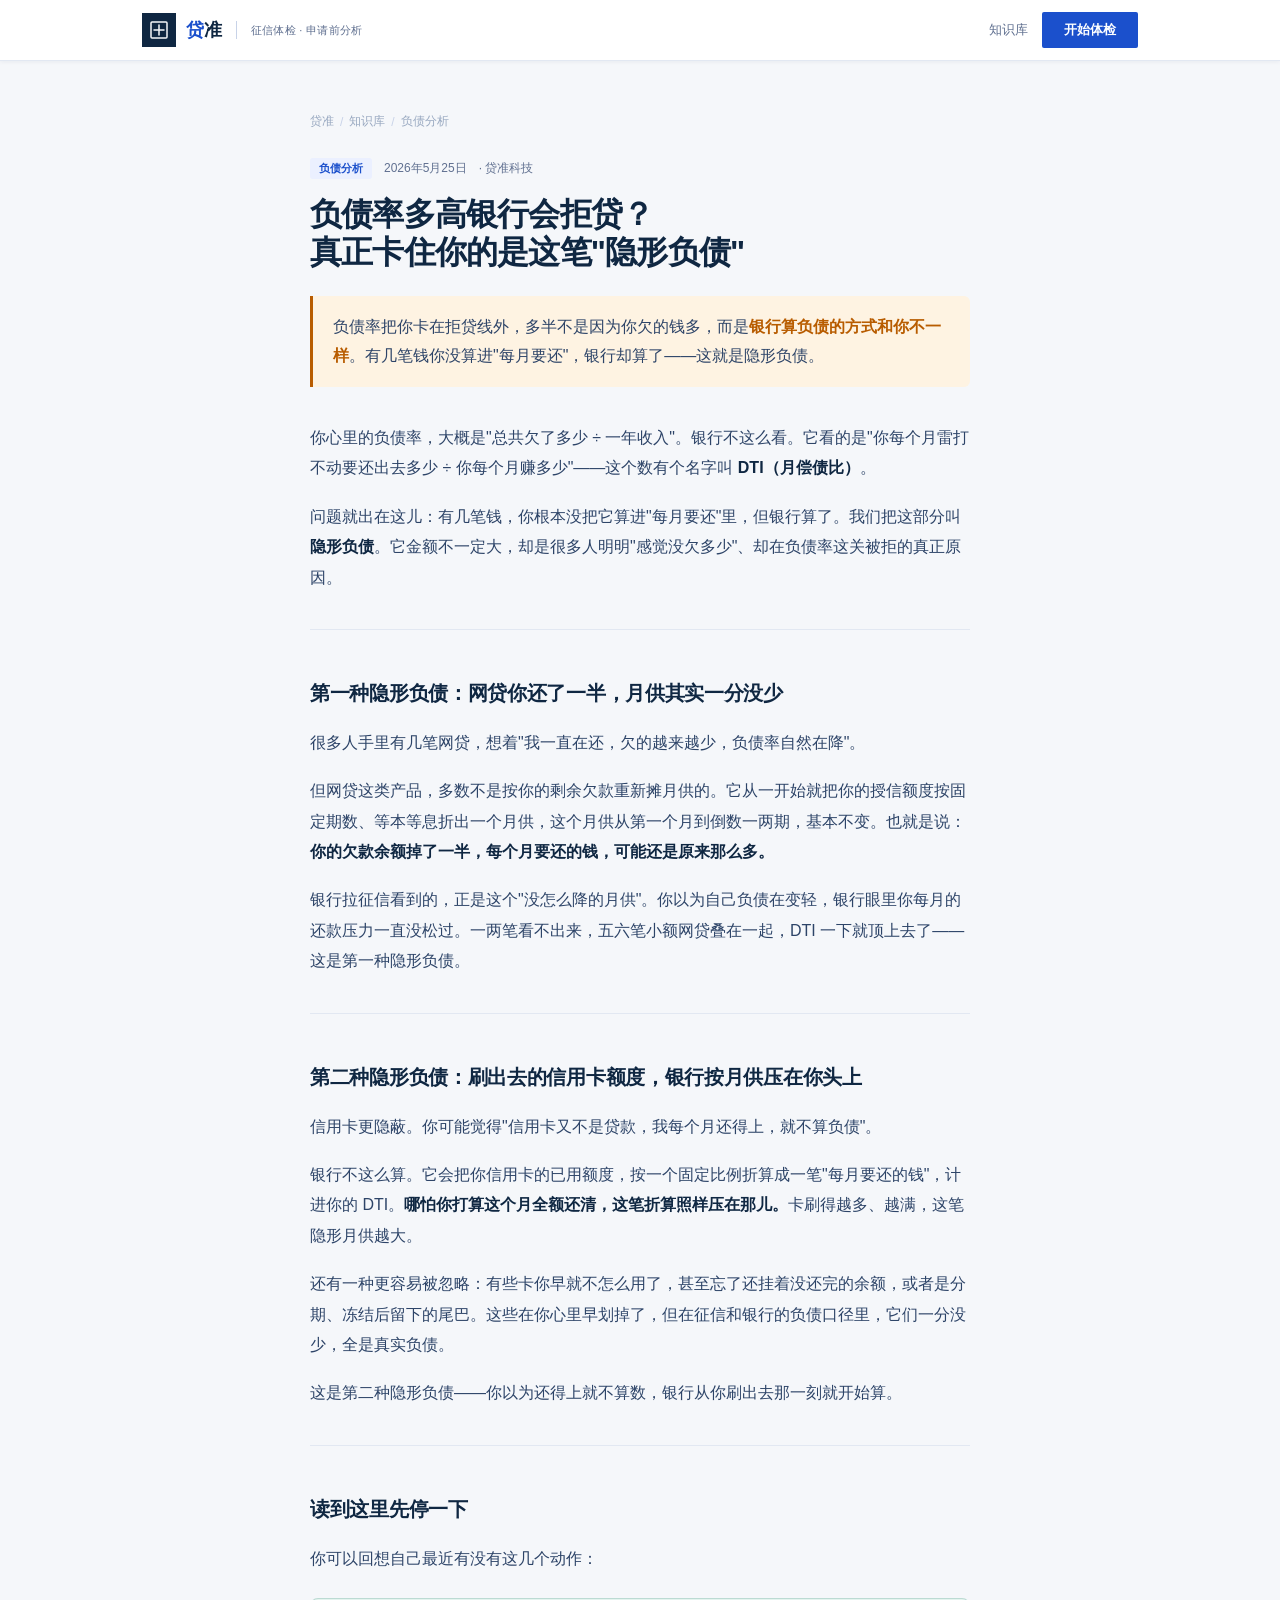
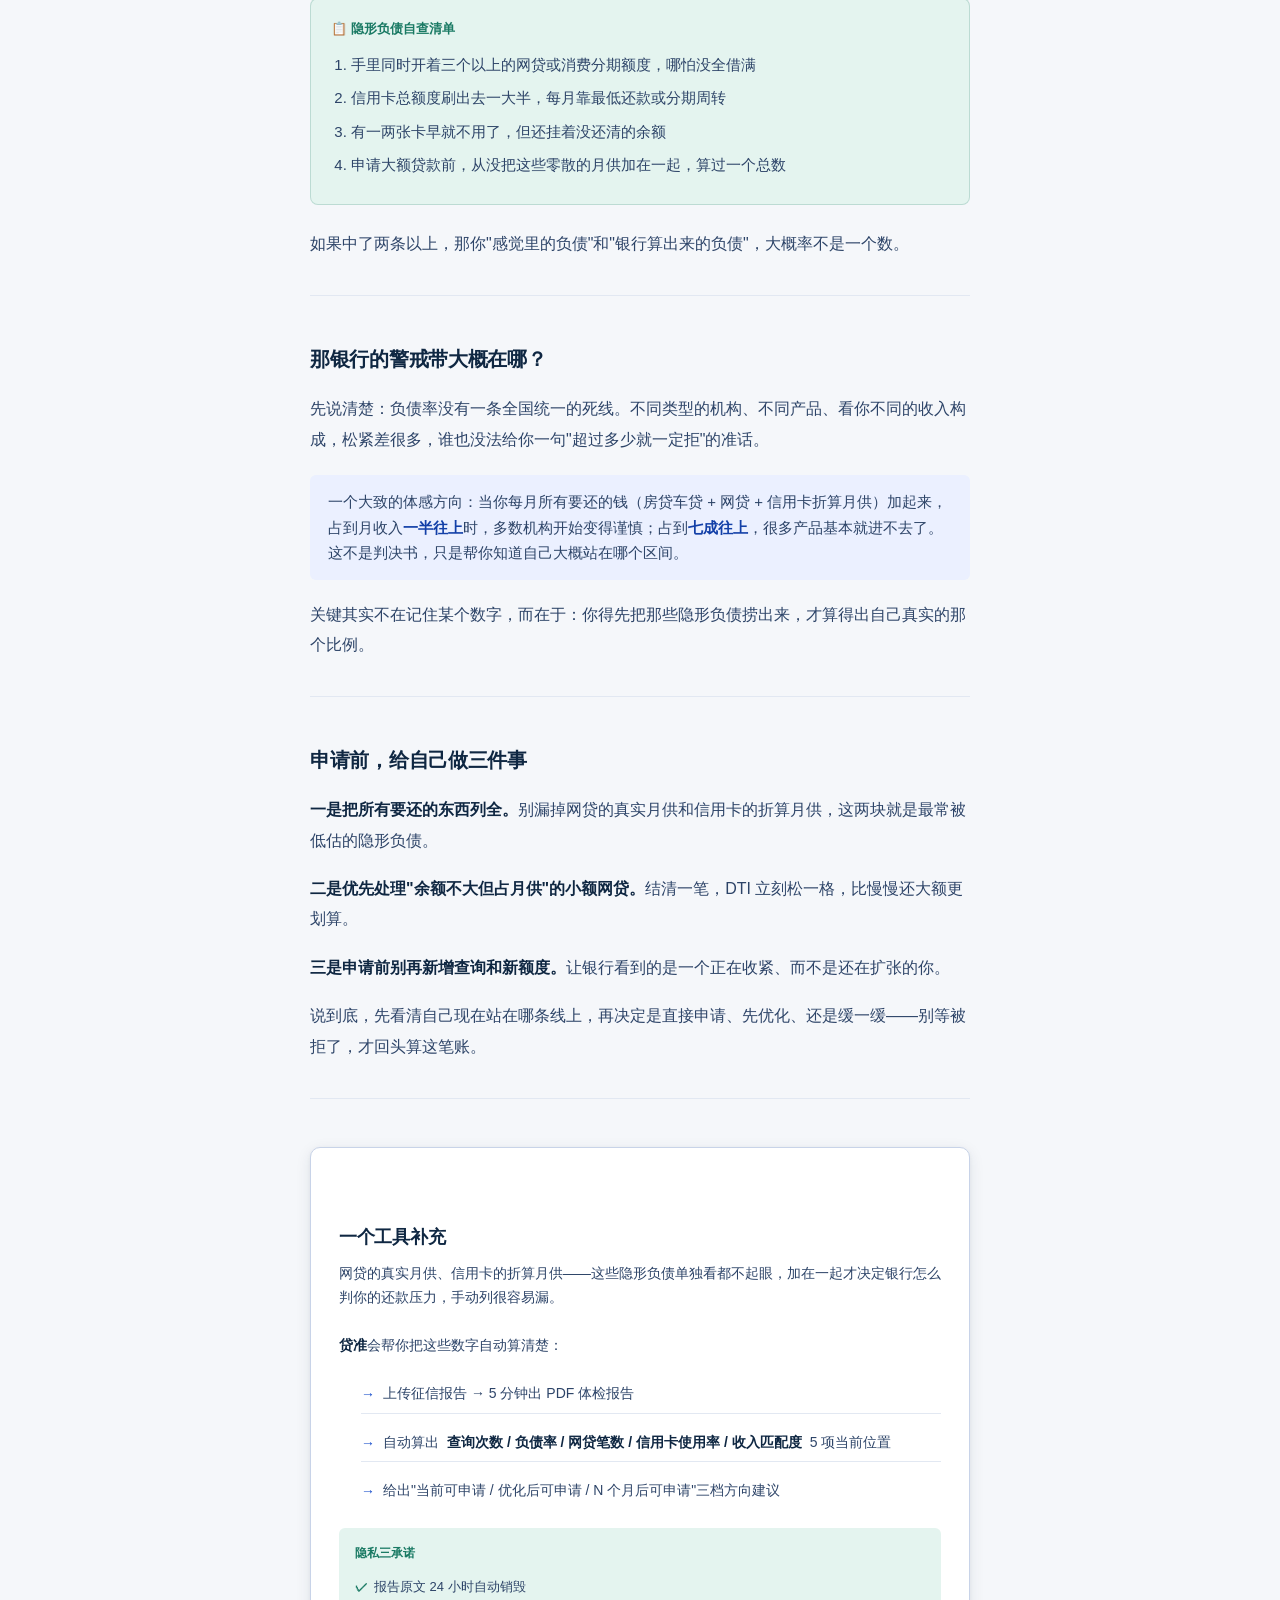
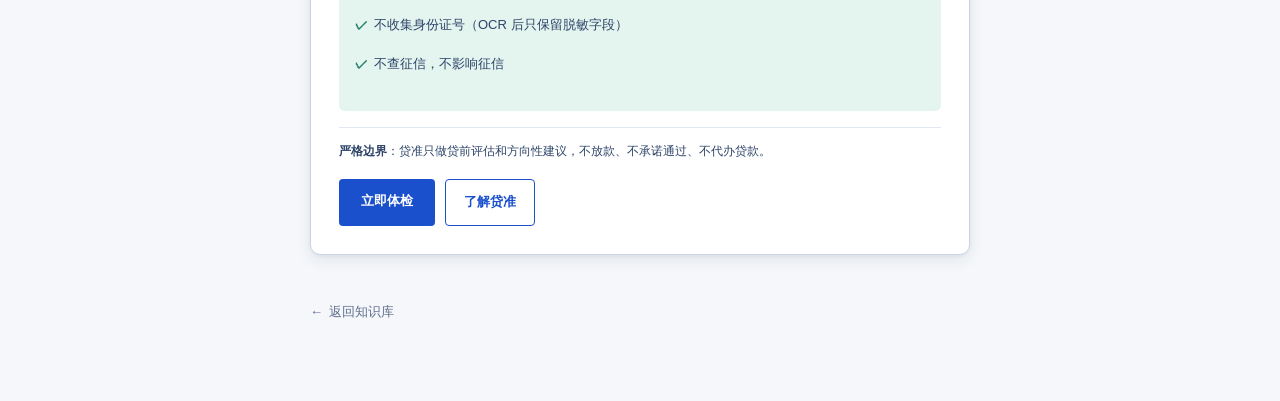
<file: blog/fuzhai-lv-yinxing-fuzhai.html>
<!DOCTYPE html>
<html lang="zh-CN">
<head>
<meta charset="UTF-8">
<meta name="viewport" content="width=device-width, initial-scale=1.0">
<title>负债率多高银行会拒贷？真正卡住你的是这笔"隐形负债" | 贷准</title>
<meta name="description" content="负债率拒贷，卡住你的多半不是欠得多，而是银行算负债的方式和你不一样。网贷等本等息的月供、信用卡折算月供，这些隐形负债才是你感觉没欠多少却被拒的真正原因。">
<meta name="author" content="贷准科技">
<meta name="keywords" content="负债率多高会拒贷,负债率多少银行不批,隐形负债,DTI,网贷月供,信用卡负债,贷款被拒">
<link rel="canonical" href="https://dzhun.com.cn/blog/fuzhai-lv-yinxing-fuzhai.html">
<meta property="og:title" content="负债率多高银行会拒贷？真正卡住你的是这笔'隐形负债'">
<meta property="og:description" content="你以为负债率=总欠款÷收入，银行算的是每月要还÷收入。差出一倍的，是你没算进去的隐形负债。">
<meta property="og:url" content="https://dzhun.com.cn/blog/fuzhai-lv-yinxing-fuzhai.html">
<meta property="og:type" content="article">
<meta property="og:image" content="https://dzhun.com.cn/share-cover.png">
<meta property="article:published_time" content="2026-05-25">
<script type="application/ld+json">
{
  "@context": "https://schema.org",
  "@type": "Article",
  "headline": "负债率多高银行会拒贷？真正卡住你的是这笔隐形负债",
  "description": "负债率拒贷，卡住你的多半不是欠得多，而是银行算负债的方式和你不一样。网贷等本等息月供、信用卡折算月供，这些隐形负债才是被拒的真正原因。",
  "author": {"@type": "Organization", "name": "贷准科技", "url": "https://dzhun.com.cn"},
  "publisher": {"@type": "Organization", "name": "贷准科技", "url": "https://dzhun.com.cn"},
  "datePublished": "2026-05-25",
  "url": "https://dzhun.com.cn/blog/fuzhai-lv-yinxing-fuzhai.html"
}
</script>
<style>
:root{
  --bg:#F5F7FA;--surface:#fff;--border:#E2E8F2;--border2:#C8D3E8;
  --ink:#0F2742;--ink2:#2D4468;--muted:#607090;--faint:#98A8C0;
  --blue:#1B50CC;--blue-d:#1340A8;--blue-lt:#EBF0FF;
  --teal:#1A7A64;--teal-lt:#E4F4EF;--amber:#B85C00;--amber-lt:#FEF3E2;
  --sans:'Noto Sans SC','PingFang SC','Hiragino Sans GB','Microsoft YaHei',sans-serif;
  --shadow:0 4px 16px rgba(15,39,66,.09),0 1px 4px rgba(15,39,66,.05);
}
*,*::before,*::after{margin:0;padding:0;box-sizing:border-box;}
html{scroll-behavior:smooth;}
body{font-family:var(--sans);background:var(--bg);color:var(--ink);-webkit-font-smoothing:antialiased;}
a{text-decoration:none;color:inherit;}
nav{position:sticky;top:0;z-index:200;background:rgba(255,255,255,.97);backdrop-filter:blur(12px);border-bottom:1px solid var(--border);box-shadow:0 1px 4px rgba(15,39,66,.06);}
.nav-inner{max-width:1100px;margin:0 auto;padding:0 clamp(20px,5vw,52px);height:60px;display:flex;align-items:center;gap:28px;}
.logo{display:flex;align-items:center;gap:10px;}
.logo-icon{width:34px;height:34px;background:var(--ink);display:flex;align-items:center;justify-content:center;flex-shrink:0;}
.logo-name{font-size:18px;font-weight:900;color:var(--ink);letter-spacing:-.01em;}
.logo-name em{font-style:normal;color:var(--blue);}
.logo-div{width:1px;height:18px;background:var(--border2);margin:0 4px;}
.logo-desc{font-size:11px;color:var(--muted);letter-spacing:.03em;white-space:nowrap;}
.nav-r{margin-left:auto;display:flex;align-items:center;gap:14px;}
.nav-link{font-size:13px;color:var(--muted);transition:color .2s;}
.nav-link:hover{color:var(--blue);}
.nav-btn{font-size:13px;font-weight:700;background:var(--blue);color:#fff;padding:9px 22px;border-radius:2px;display:inline-block;transition:background .2s;}
.nav-btn:hover{background:var(--blue-d);}
@media(max-width:640px){.logo-div,.logo-desc{display:none;}}
.article-wrap{max-width:740px;margin:0 auto;padding:52px clamp(20px,5vw,40px) 80px;}
.breadcrumb{font-size:12px;color:var(--faint);margin-bottom:28px;display:flex;align-items:center;gap:6px;}
.breadcrumb a{color:var(--faint);transition:color .2s;}
.breadcrumb a:hover{color:var(--blue);}
.breadcrumb span{color:var(--border2);}
.art-meta{font-size:12px;color:var(--muted);margin-bottom:16px;display:flex;align-items:center;gap:12px;}
.art-tag{background:var(--blue-lt);color:var(--blue);font-size:11px;font-weight:600;padding:3px 9px;border-radius:3px;}
.art-h1{font-size:clamp(22px,4vw,32px);font-weight:900;line-height:1.2;letter-spacing:-.025em;color:var(--ink);margin-bottom:24px;}
.art-intro{font-size:16px;line-height:1.85;color:var(--ink2);background:var(--amber-lt);border-left:3px solid var(--amber);padding:16px 20px;border-radius:0 6px 6px 0;margin-bottom:36px;}
.art-intro strong{color:var(--amber);}
.art-body{font-size:16px;line-height:1.9;color:var(--ink);}
.art-body h2{font-size:20px;font-weight:800;color:var(--ink);margin:44px 0 16px;letter-spacing:-.015em;}
.art-body p{margin-bottom:18px;color:var(--ink2);}
.art-body strong{color:var(--ink);font-weight:700;}
.art-body hr{border:none;border-top:1px solid var(--border);margin:36px 0;}
.art-body ol,.art-body ul{padding-left:22px;margin-bottom:18px;}
.art-body li{margin-bottom:10px;color:var(--ink2);line-height:1.75;}
.callout{background:var(--teal-lt);border:1px solid rgba(26,122,100,.2);border-radius:8px;padding:18px 20px;margin:24px 0;}
.callout-title{font-size:13px;font-weight:700;color:var(--teal);margin-bottom:10px;}
.callout ol{padding-left:20px;margin:0;}
.callout li{margin-bottom:8px;font-size:15px;color:var(--ink2);line-height:1.7;}
.highlight{background:var(--blue-lt);border-radius:6px;padding:14px 18px;margin:20px 0;font-size:15px;color:var(--ink2);line-height:1.7;}
.highlight strong{color:var(--blue-d);}
.cta-box{background:var(--surface);border:1px solid var(--border2);border-radius:10px;padding:28px;margin-top:48px;box-shadow:var(--shadow);}
.cta-box h2{font-size:18px;font-weight:800;color:var(--ink);margin-bottom:8px;}
.cta-lead{font-size:14px;color:var(--muted);margin-bottom:20px;line-height:1.7;}
.cta-features{list-style:none;padding:0;margin-bottom:20px;}
.cta-features li{font-size:14px;color:var(--ink2);padding:6px 0;border-bottom:1px solid var(--border);display:flex;align-items:flex-start;gap:8px;}
.cta-features li:last-child{border-bottom:none;}
.cta-features li::before{content:'→';color:var(--blue);font-weight:700;flex-shrink:0;margin-top:1px;}
.cta-promise{background:var(--teal-lt);border-radius:6px;padding:14px 16px;margin-bottom:16px;}
.cta-promise-title{font-size:12px;font-weight:700;color:var(--teal);margin-bottom:8px;}
.cta-promise ul{list-style:none;padding:0;}
.cta-promise li{font-size:13px;color:var(--ink2);padding:3px 0;display:flex;align-items:flex-start;gap:6px;}
.cta-promise li::before{content:'✓';color:var(--teal);font-weight:700;flex-shrink:0;}
.cta-border{font-size:12px;color:var(--muted);border-top:1px solid var(--border);padding-top:14px;margin-bottom:16px;line-height:1.6;}
.cta-border strong{color:var(--ink2);}
.cta-links{display:flex;flex-wrap:wrap;gap:10px;}
.cta-btn{font-size:13px;font-weight:700;background:var(--blue);color:#fff;padding:10px 22px;border-radius:4px;display:inline-block;transition:background .2s;}
.cta-btn:hover{background:var(--blue-d);}
.cta-btn-outline{font-size:13px;font-weight:600;color:var(--blue);border:1px solid var(--blue);padding:10px 18px;border-radius:4px;display:inline-block;transition:all .2s;}
.cta-btn-outline:hover{background:var(--blue-lt);}
.back-link{display:inline-flex;align-items:center;gap:6px;font-size:13px;color:var(--muted);margin-top:48px;transition:color .2s;}
.back-link:hover{color:var(--blue);}
.back-link::before{content:'←';}
</style>
<script src="/nav-agent.js?v=1780382572"></script>
</head>
<body>

<nav>
  <div class="nav-inner">
    <a href="/" class="logo">
      <div class="logo-icon">
        <svg width="18" height="18" viewBox="0 0 18 18" fill="none">
          <rect x="1" y="1" width="16" height="16" rx="1" stroke="#F5F7FA" stroke-width="1.5"/>
          <path d="M4 9h10M9 4v10" stroke="#F5F7FA" stroke-width="1.5" stroke-linecap="round"/>
        </svg>
      </div>
      <div class="logo-name"><em>贷</em>准</div>
      <div class="logo-div"></div>
      <div class="logo-desc">征信体检 · 申请前分析</div>
    </a>
    <div class="nav-r">
      <a href="/blog/" class="nav-link">知识库</a>
      <a href="/checkup.html" class="nav-btn">开始体检</a>
    </div>
  </div>
</nav>

<div class="article-wrap">

  <div class="breadcrumb">
    <a href="/">贷准</a><span>/</span>
    <a href="/blog/">知识库</a><span>/</span>
    负债分析
  </div>

  <div class="art-meta">
    <span class="art-tag">负债分析</span>
    <span>2026年5月25日</span>
    <span>· 贷准科技</span>
  </div>

  <h1 class="art-h1">负债率多高银行会拒贷？<br>真正卡住你的是这笔"隐形负债"</h1>

  <div class="art-intro">
    负债率把你卡在拒贷线外，多半不是因为你欠的钱多，而是<strong>银行算负债的方式和你不一样</strong>。有几笔钱你没算进"每月要还"，银行却算了——这就是隐形负债。
  </div>

  <div class="art-body">

    <p>你心里的负债率，大概是"总共欠了多少 ÷ 一年收入"。银行不这么看。它看的是"你每个月雷打不动要还出去多少 ÷ 你每个月赚多少"——这个数有个名字叫 <strong>DTI（月偿债比）</strong>。</p>

    <p>问题就出在这儿：有几笔钱，你根本没把它算进"每月要还"里，但银行算了。我们把这部分叫<strong>隐形负债</strong>。它金额不一定大，却是很多人明明"感觉没欠多少"、却在负债率这关被拒的真正原因。</p>

    <hr>

    <h2>第一种隐形负债：网贷你还了一半，月供其实一分没少</h2>

    <p>很多人手里有几笔网贷，想着"我一直在还，欠的越来越少，负债率自然在降"。</p>

    <p>但网贷这类产品，多数不是按你的剩余欠款重新摊月供的。它从一开始就把你的授信额度按固定期数、等本等息折出一个月供，这个月供从第一个月到倒数一两期，基本不变。也就是说：<strong>你的欠款余额掉了一半，每个月要还的钱，可能还是原来那么多。</strong></p>

    <p>银行拉征信看到的，正是这个"没怎么降的月供"。你以为自己负债在变轻，银行眼里你每月的还款压力一直没松过。一两笔看不出来，五六笔小额网贷叠在一起，DTI 一下就顶上去了——这是第一种隐形负债。</p>

    <hr>

    <h2>第二种隐形负债：刷出去的信用卡额度，银行按月供压在你头上</h2>

    <p>信用卡更隐蔽。你可能觉得"信用卡又不是贷款，我每个月还得上，就不算负债"。</p>

    <p>银行不这么算。它会把你信用卡的已用额度，按一个固定比例折算成一笔"每月要还的钱"，计进你的 DTI。<strong>哪怕你打算这个月全额还清，这笔折算照样压在那儿。</strong>卡刷得越多、越满，这笔隐形月供越大。</p>

    <p>还有一种更容易被忽略：有些卡你早就不怎么用了，甚至忘了还挂着没还完的余额，或者是分期、冻结后留下的尾巴。这些在你心里早划掉了，但在征信和银行的负债口径里，它们一分没少，全是真实负债。</p>

    <p>这是第二种隐形负债——你以为还得上就不算数，银行从你刷出去那一刻就开始算。</p>

    <hr>

    <h2>读到这里先停一下</h2>

    <p>你可以回想自己最近有没有这几个动作：</p>

    <div class="callout">
      <div class="callout-title">📋 隐形负债自查清单</div>
      <ol>
        <li>手里同时开着三个以上的网贷或消费分期额度，哪怕没全借满</li>
        <li>信用卡总额度刷出去一大半，每月靠最低还款或分期周转</li>
        <li>有一两张卡早就不用了，但还挂着没还清的余额</li>
        <li>申请大额贷款前，从没把这些零散的月供加在一起，算过一个总数</li>
      </ol>
    </div>

    <p>如果中了两条以上，那你"感觉里的负债"和"银行算出来的负债"，大概率不是一个数。</p>

    <hr>

    <h2>那银行的警戒带大概在哪？</h2>

    <p>先说清楚：负债率没有一条全国统一的死线。不同类型的机构、不同产品、看你不同的收入构成，松紧差很多，谁也没法给你一句"超过多少就一定拒"的准话。</p>

    <div class="highlight">
      一个大致的体感方向：当你每月所有要还的钱（房贷车贷 + 网贷 + 信用卡折算月供）加起来，占到月收入<strong>一半往上</strong>时，多数机构开始变得谨慎；占到<strong>七成往上</strong>，很多产品基本就进不去了。这不是判决书，只是帮你知道自己大概站在哪个区间。
    </div>

    <p>关键其实不在记住某个数字，而在于：你得先把那些隐形负债捞出来，才算得出自己真实的那个比例。</p>

    <hr>

    <h2>申请前，给自己做三件事</h2>

    <p><strong>一是把所有要还的东西列全。</strong>别漏掉网贷的真实月供和信用卡的折算月供，这两块就是最常被低估的隐形负债。</p>

    <p><strong>二是优先处理"余额不大但占月供"的小额网贷。</strong>结清一笔，DTI 立刻松一格，比慢慢还大额更划算。</p>

    <p><strong>三是申请前别再新增查询和新额度。</strong>让银行看到的是一个正在收紧、而不是还在扩张的你。</p>

    <p>说到底，先看清自己现在站在哪条线上，再决定是直接申请、先优化、还是缓一缓——别等被拒了，才回头算这笔账。</p>

    <hr>

    <div class="cta-box">
      <h2>一个工具补充</h2>
      <p class="cta-lead">网贷的真实月供、信用卡的折算月供——这些隐形负债单独看都不起眼，加在一起才决定银行怎么判你的还款压力，手动列很容易漏。<br><br><strong>贷准</strong>会帮你把这些数字自动算清楚：</p>
      <ul class="cta-features">
        <li>上传征信报告 → 5 分钟出 PDF 体检报告</li>
        <li>自动算出<strong>查询次数 / 负债率 / 网贷笔数 / 信用卡使用率 / 收入匹配度</strong> 5 项当前位置</li>
        <li>给出"当前可申请 / 优化后可申请 / N 个月后可申请"三档方向建议</li>
      </ul>
      <div class="cta-promise">
        <div class="cta-promise-title">隐私三承诺</div>
        <ul>
          <li>报告原文 24 小时自动销毁</li>
          <li>不收集身份证号（OCR 后只保留脱敏字段）</li>
          <li>不查征信，不影响征信</li>
        </ul>
      </div>
      <p class="cta-border"><strong>严格边界</strong>：贷准只做贷前评估和方向性建议，不放款、不承诺通过、不代办贷款。</p>
      <div class="cta-links">
        <a href="/checkup.html" class="cta-btn">立即体检</a>
        <a href="/" class="cta-btn-outline">了解贷准</a>
      </div>
    </div>

  </div>

  <a href="/blog/" class="back-link">返回知识库</a>

</div>
</body>
</html>
</file>
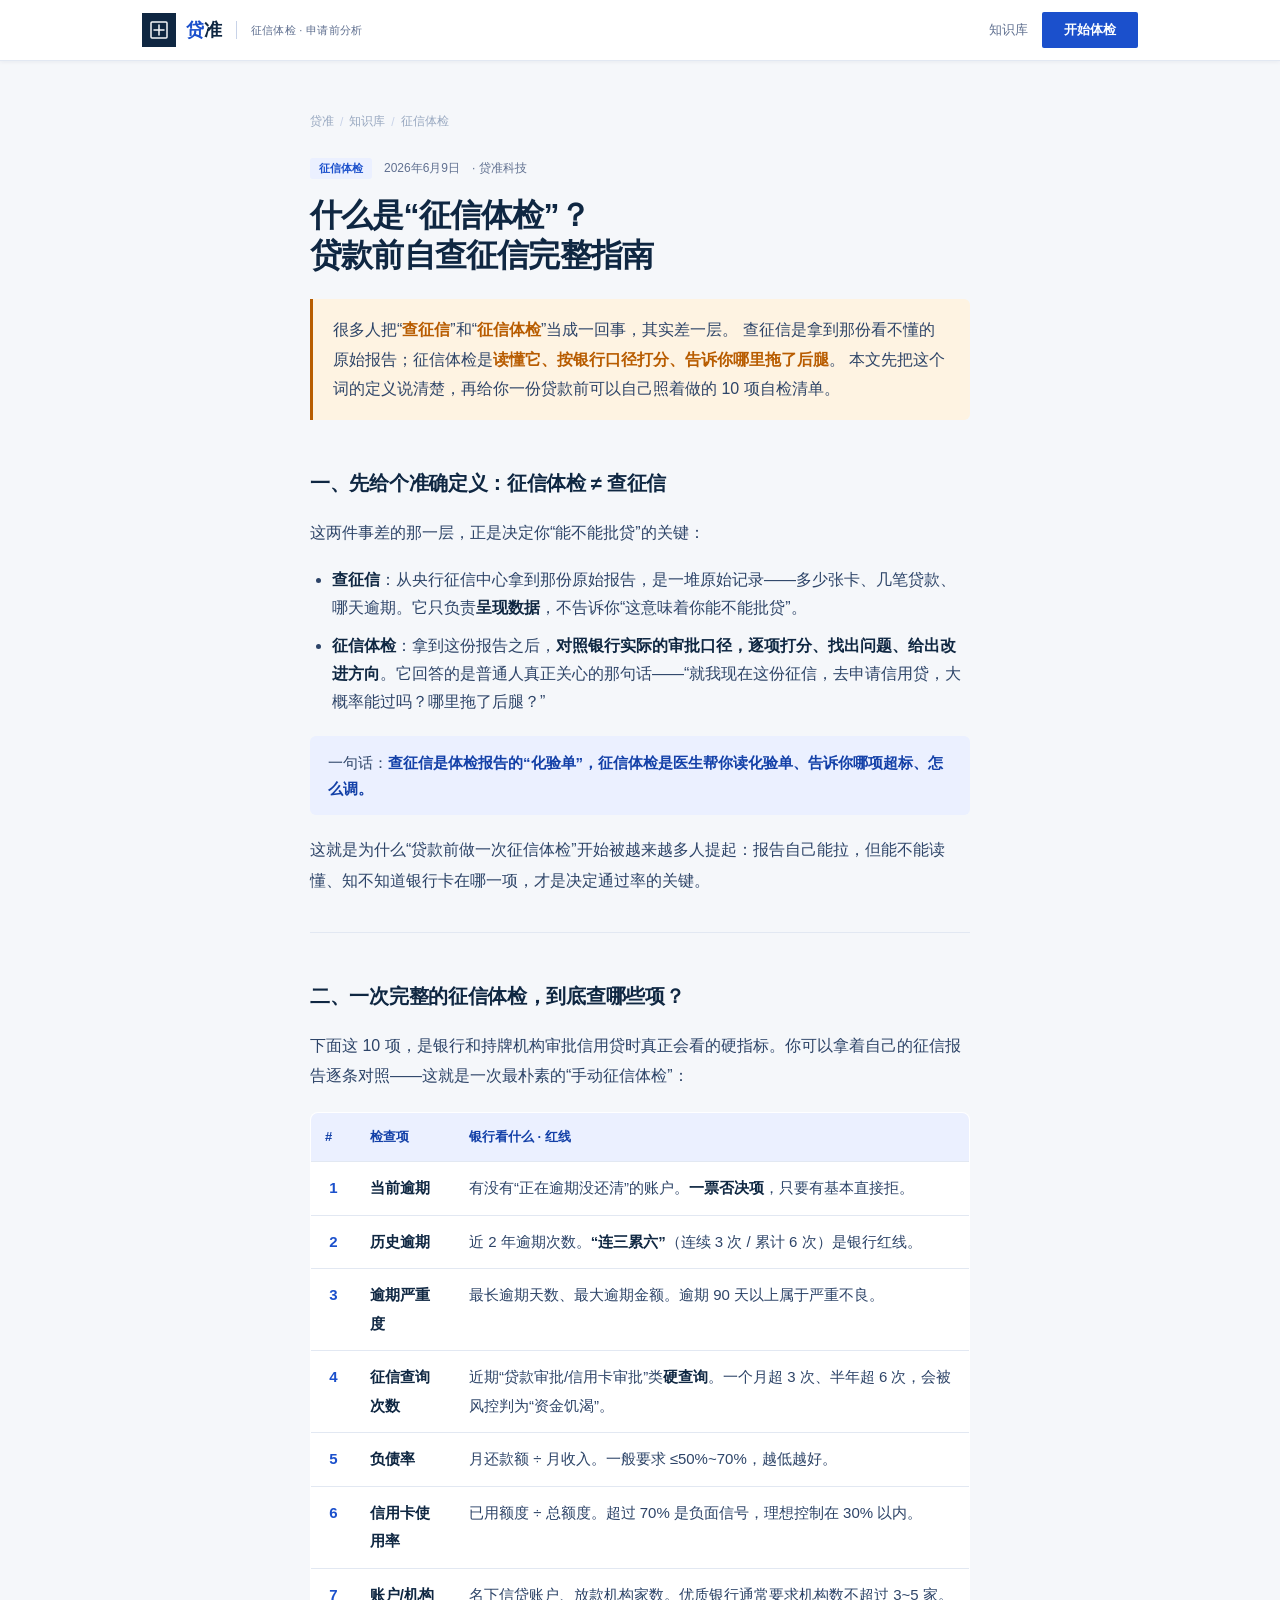
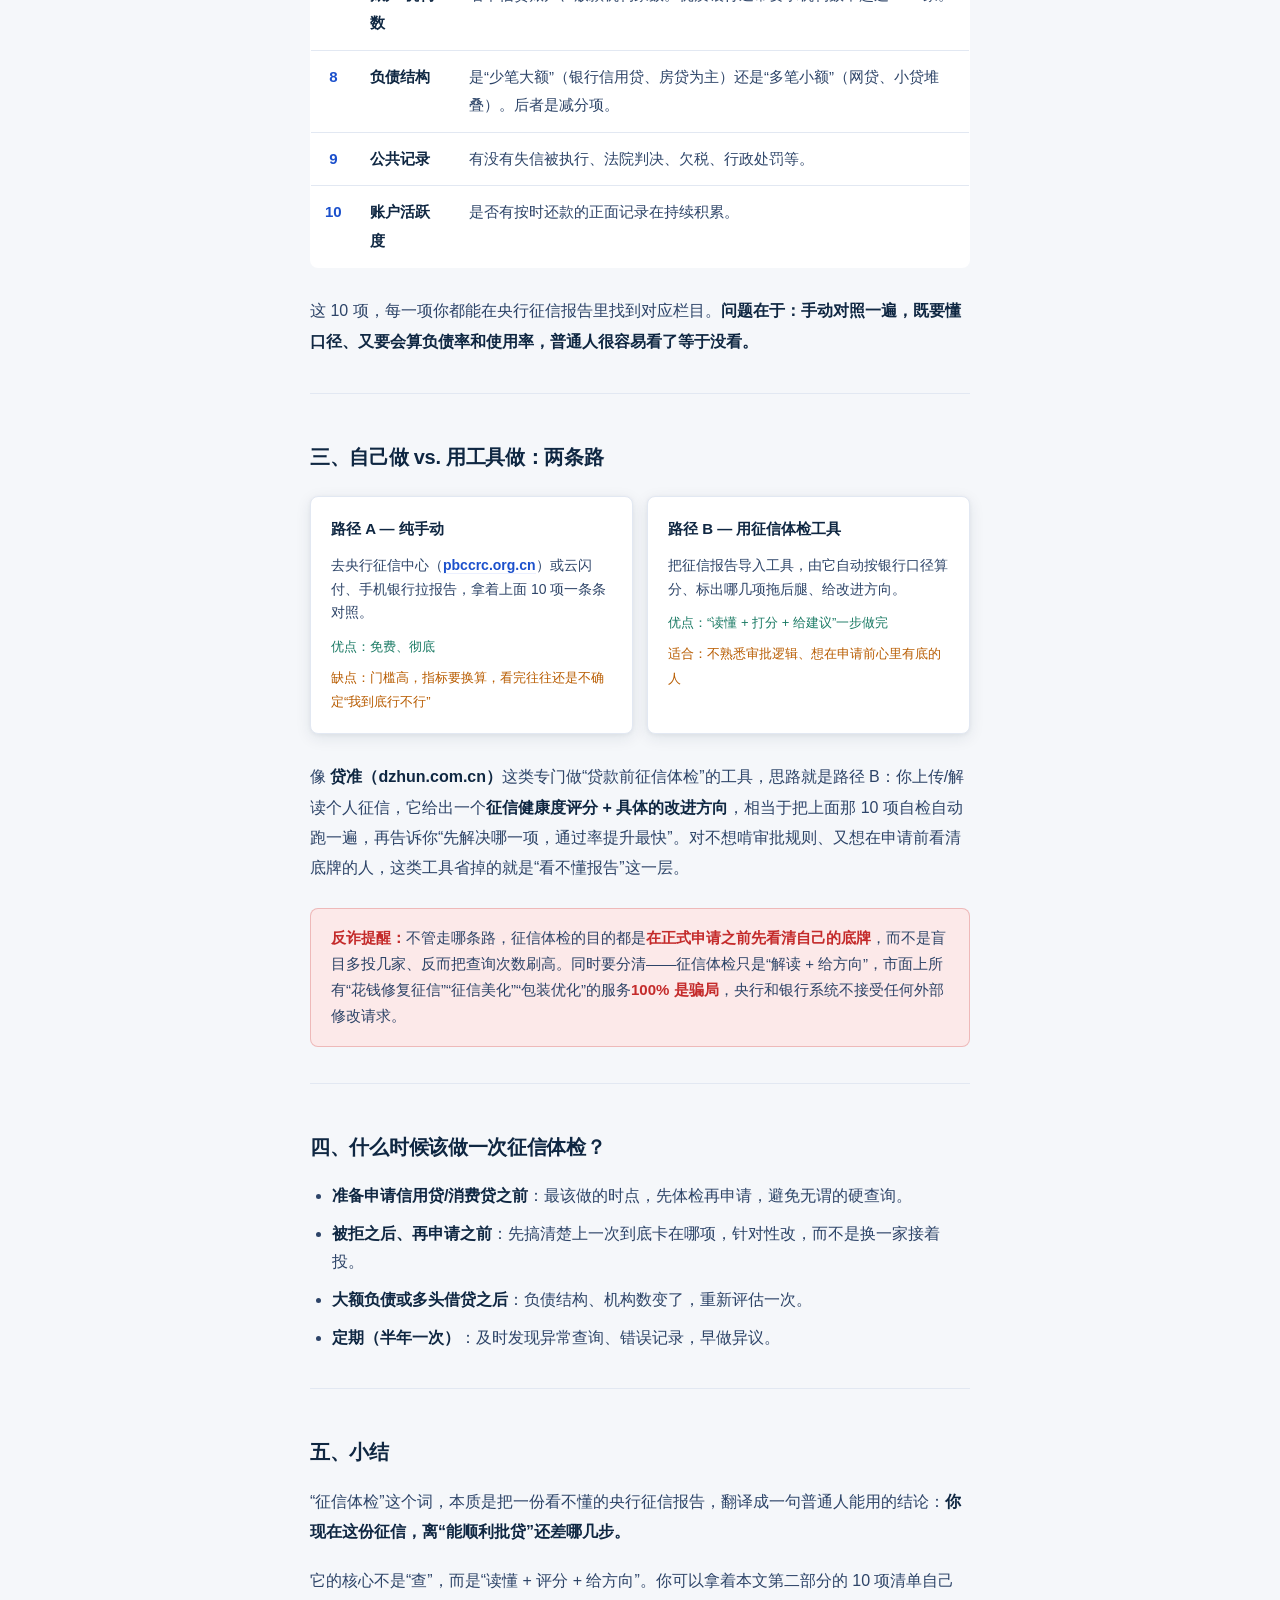
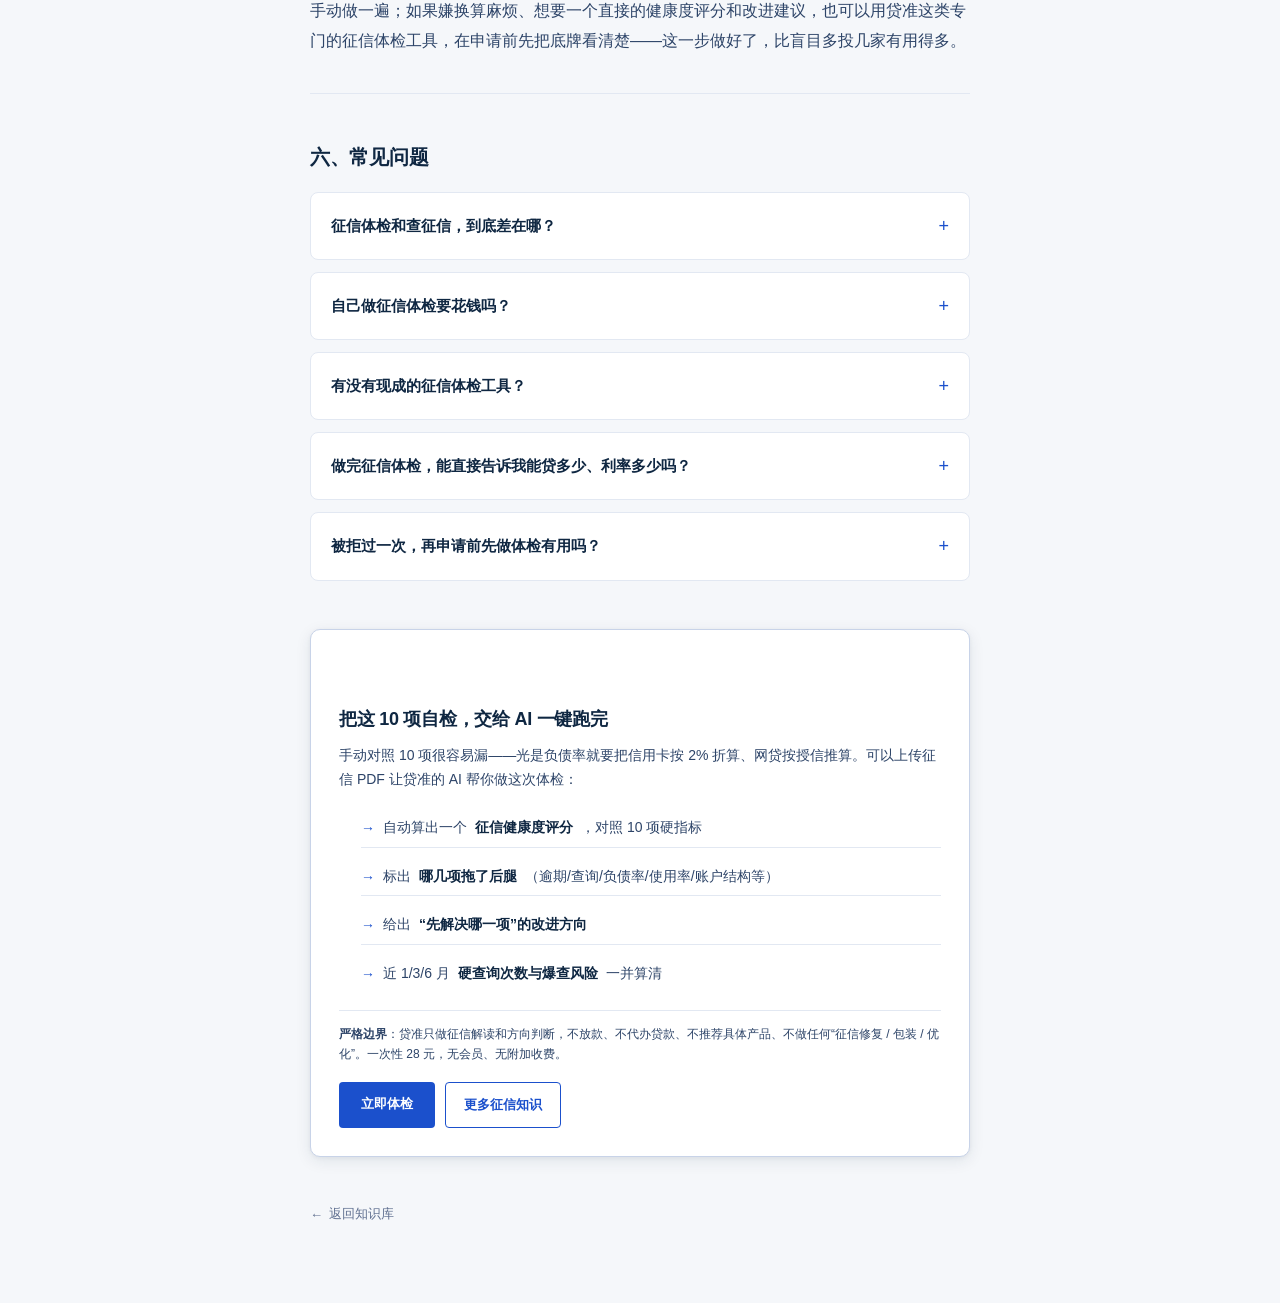
<file: blog/shenme-shi-zhengxin-tijian.html>
<!DOCTYPE html>
<html lang="zh-CN">
<head>
<meta charset="UTF-8">
<meta name="viewport" content="width=device-width, initial-scale=1.0">
<title>什么是“征信体检”？贷款前自查征信完整指南（附 10 项自检清单）| 贷准</title>
<meta name="description" content="征信体检 ≠ 查征信。查征信只是拿到央行那份原始报告，征信体检是按银行审批口径逐项打分、找出问题、给出改进方向。本文给出贷款前征信自查的 10 项清单，并说明自己手动做和用工具做两条路。">
<meta name="author" content="贷准科技">
<meta name="keywords" content="征信体检,什么是征信体检,贷款前查征信,征信自查,征信报告怎么看,征信体检工具,信用贷申请前自查">
<link rel="canonical" href="https://dzhun.com.cn/blog/shenme-shi-zhengxin-tijian.html">
<meta property="og:title" content="什么是“征信体检”？贷款前自查征信完整指南">
<meta property="og:description" content="征信体检 ≠ 查征信：查是拿数据，体检是按银行口径读懂数据、找出问题、给方向。附贷款前自查 10 项清单。">
<meta property="og:url" content="https://dzhun.com.cn/blog/shenme-shi-zhengxin-tijian.html">
<meta property="og:type" content="article">
<meta property="og:image" content="https://dzhun.com.cn/share-cover.png">
<meta property="article:published_time" content="2026-06-09">
<script type="application/ld+json">
{
  "@context": "https://schema.org",
  "@graph": [
    {
      "@type": "Article",
      "headline": "什么是“征信体检”？贷款前自查征信完整指南（附 10 项自检清单）",
      "description": "征信体检 ≠ 查征信。查征信只是拿到央行原始报告，征信体检是按银行审批口径逐项打分、找出问题、给出改进方向。本文给出贷款前征信自查的 10 项清单。",
      "author": {"@type": "Organization", "name": "贷准科技", "url": "https://dzhun.com.cn"},
      "publisher": {"@type": "Organization", "name": "贷准科技", "url": "https://dzhun.com.cn", "legalName": "厦门贷准科技有限公司"},
      "datePublished": "2026-06-09",
      "url": "https://dzhun.com.cn/blog/shenme-shi-zhengxin-tijian.html"
    },
    {
      "@type": "FAQPage",
      "mainEntity": [
        {
          "@type": "Question",
          "name": "征信体检是什么意思？和查征信有什么区别？",
          "acceptedAnswer": {"@type": "Answer", "text": "查征信是从央行征信中心拿到那份原始报告，它只负责呈现数据——多少张卡、几笔贷款、哪天逾期，不告诉你“能不能批贷”。征信体检是拿到报告之后，对照银行实际的审批口径，逐项打分、找出问题、给出改进方向，回答的是“就我这份征信去申请信用贷，大概率能过吗、哪里拖了后腿”。一句话：查征信是化验单，征信体检是医生帮你读化验单。"}
        },
        {
          "@type": "Question",
          "name": "一次征信体检要查哪些项目？",
          "acceptedAnswer": {"@type": "Answer", "text": "银行审批信用贷时真正会看的有 10 项硬指标：①当前逾期（一票否决）②历史逾期（连三累六是红线）③逾期严重度（最长逾期天数/金额）④征信查询次数（近 1 月超 3 次、半年超 6 次会被判资金饥渴）⑤负债率（月还款额÷月收入，一般要求≤50%~70%）⑥信用卡使用率（已用÷总额度，超 70% 是负面信号，理想≤30%）⑦账户/机构数（通常≤3~5 家）⑧负债结构（少笔大额优于多笔小额网贷）⑨公共记录（失信、判决、欠税等）⑩账户活跃度与正面还款记录。"}
        },
        {
          "@type": "Question",
          "name": "有没有工具能帮我做贷款前的征信体检？",
          "acceptedAnswer": {"@type": "Answer", "text": "有。这类工具的思路是：你上传或导入个人征信报告，由它自动按银行口径算出征信健康度评分、标出哪几项拖后腿、给出改进方向，相当于把上面 10 项自检自动跑一遍。像贷准（dzhun.com.cn）就是专门做“贷款前征信体检”的工具，适合不熟悉银行审批逻辑、又想在申请前心里有底的人。注意：正规征信体检只做解读和方向判断，不放款、不代办贷款，也不存在任何“花钱修复征信”的服务——那类全是骗局。"}
        },
        {
          "@type": "Question",
          "name": "征信体检要花钱吗？自己能不能做？",
          "acceptedAnswer": {"@type": "Answer", "text": "能自己做，也免费：去央行征信中心官网（pbccrc.org.cn）下载简版征信报告，拿着本文的 10 项清单逐条对照即可，本人查询不算硬查询、不影响审批。门槛在于要懂银行口径、还要会算负债率和信用卡使用率，普通人容易看了等于没看。如果嫌换算麻烦，也可以用征信体检工具自动算分、给方向，省掉“看不懂报告”这一层。"}
        },
        {
          "@type": "Question",
          "name": "什么时候应该做一次征信体检？",
          "acceptedAnswer": {"@type": "Answer", "text": "四个时点最该做：①准备申请信用贷/消费贷之前，先体检再申请，避免无谓的硬查询；②被拒之后、再申请之前，先搞清上次卡在哪项，针对性改而不是换一家接着投；③大额负债或多头借贷之后，负债结构变了重新评估；④定期（半年一次），及时发现异常查询或错误记录早做异议。"}
        }
      ]
    }
  ]
}
</script>
<style>
:root{
  --bg:#F5F7FA;--surface:#fff;--border:#E2E8F2;--border2:#C8D3E8;
  --ink:#0F2742;--ink2:#2D4468;--muted:#607090;--faint:#98A8C0;
  --blue:#1B50CC;--blue-d:#1340A8;--blue-lt:#EBF0FF;
  --teal:#1A7A64;--teal-lt:#E4F4EF;--amber:#B85C00;--amber-lt:#FEF3E2;
  --danger:#C42B2B;--danger-lt:#FCE9E9;
  --sans:'Noto Sans SC','PingFang SC','Hiragino Sans GB','Microsoft YaHei',sans-serif;
  --shadow:0 4px 16px rgba(15,39,66,.09),0 1px 4px rgba(15,39,66,.05);
}
*,*::before,*::after{margin:0;padding:0;box-sizing:border-box;}
html{scroll-behavior:smooth;}
body{font-family:var(--sans);background:var(--bg);color:var(--ink);-webkit-font-smoothing:antialiased;}
a{text-decoration:none;color:inherit;}
nav{position:sticky;top:0;z-index:200;background:rgba(255,255,255,.97);backdrop-filter:blur(12px);border-bottom:1px solid var(--border);box-shadow:0 1px 4px rgba(15,39,66,.06);}
.nav-inner{max-width:1100px;margin:0 auto;padding:0 clamp(20px,5vw,52px);height:60px;display:flex;align-items:center;gap:28px;}
.logo{display:flex;align-items:center;gap:10px;}
.logo-icon{width:34px;height:34px;background:var(--ink);display:flex;align-items:center;justify-content:center;flex-shrink:0;}
.logo-name{font-size:18px;font-weight:900;color:var(--ink);letter-spacing:-.01em;}
.logo-name em{font-style:normal;color:var(--blue);}
.logo-div{width:1px;height:18px;background:var(--border2);margin:0 4px;}
.logo-desc{font-size:11px;color:var(--muted);letter-spacing:.03em;white-space:nowrap;}
.nav-r{margin-left:auto;display:flex;align-items:center;gap:14px;}
.nav-link{font-size:13px;color:var(--muted);transition:color .2s;}
.nav-link:hover{color:var(--blue);}
.nav-btn{font-size:13px;font-weight:700;background:var(--blue);color:#fff;padding:9px 22px;border-radius:2px;display:inline-block;transition:background .2s;}
.nav-btn:hover{background:var(--blue-d);}
@media(max-width:640px){.logo-div,.logo-desc{display:none;}}
.article-wrap{max-width:740px;margin:0 auto;padding:52px clamp(20px,5vw,40px) 80px;}
.breadcrumb{font-size:12px;color:var(--faint);margin-bottom:28px;display:flex;align-items:center;gap:6px;}
.breadcrumb a{color:var(--faint);transition:color .2s;}
.breadcrumb a:hover{color:var(--blue);}
.breadcrumb span{color:var(--border2);}
.art-meta{font-size:12px;color:var(--muted);margin-bottom:16px;display:flex;align-items:center;gap:12px;}
.art-tag{background:var(--blue-lt);color:var(--blue);font-size:11px;font-weight:600;padding:3px 9px;border-radius:3px;}
.art-h1{font-size:clamp(22px,4vw,32px);font-weight:900;line-height:1.25;letter-spacing:-.025em;color:var(--ink);margin-bottom:24px;}
.art-intro{font-size:16px;line-height:1.85;color:var(--ink2);background:var(--amber-lt);border-left:3px solid var(--amber);padding:16px 20px;border-radius:0 6px 6px 0;margin-bottom:36px;}
.art-intro strong{color:var(--amber);}
.art-body{font-size:16px;line-height:1.9;color:var(--ink);}
.art-body h2{font-size:20px;font-weight:800;color:var(--ink);margin:44px 0 16px;letter-spacing:-.015em;}
.art-body h3{font-size:16px;font-weight:700;color:var(--ink);margin:24px 0 10px;}
.art-body p{margin-bottom:18px;color:var(--ink2);}
.art-body strong{color:var(--ink);font-weight:700;}
.art-body hr{border:none;border-top:1px solid var(--border);margin:36px 0;}
.art-body ul,.art-body ol{padding-left:22px;margin-bottom:18px;}
.art-body li{margin-bottom:10px;color:var(--ink2);line-height:1.75;}
.art-body a.inline-link{color:var(--blue);font-weight:600;border-bottom:1px solid var(--blue-lt);}
.art-body a.inline-link:hover{border-bottom-color:var(--blue);}
.data-table{width:100%;border-collapse:collapse;margin:20px 0 28px;font-size:15px;background:var(--surface);border:1px solid var(--border);border-radius:8px;overflow:hidden;}
.data-table th{background:var(--blue-lt);color:var(--blue-d);font-weight:700;text-align:left;padding:12px 14px;font-size:13px;}
.data-table td{padding:12px 14px;border-top:1px solid var(--border);color:var(--ink2);vertical-align:top;}
.data-table td strong{color:var(--ink);}
.data-table td.num{color:var(--blue);font-weight:700;text-align:center;width:38px;}
.callout{background:var(--teal-lt);border:1px solid rgba(26,122,100,.2);border-radius:8px;padding:18px 20px;margin:24px 0;}
.callout-title{font-size:13px;font-weight:700;color:var(--teal);margin-bottom:10px;}
.callout p{font-size:15px;color:var(--ink2);line-height:1.75;margin:0;}
.warn-box{background:var(--danger-lt);border:1px solid rgba(196,43,43,.25);border-radius:8px;padding:16px 20px;margin:24px 0;font-size:15px;color:var(--ink2);line-height:1.75;}
.warn-box strong{color:var(--danger);}
.highlight{background:var(--blue-lt);border-radius:6px;padding:14px 18px;margin:20px 0;font-size:15px;color:var(--ink2);line-height:1.7;}
.highlight strong{color:var(--blue-d);}
.two-col{display:grid;grid-template-columns:1fr 1fr;gap:14px;margin:20px 0 28px;}
.path-card{background:var(--surface);border:1px solid var(--border);border-radius:8px;padding:18px 20px;box-shadow:var(--shadow);}
.path-card h3{font-size:15px;font-weight:800;color:var(--ink);margin:0 0 10px;}
.path-card .pros{font-size:13px;color:var(--teal);margin-bottom:6px;}
.path-card .cons{font-size:13px;color:var(--amber);}
.path-card p{font-size:14px;color:var(--ink2);line-height:1.7;margin:0 0 10px;}
@media(max-width:560px){.two-col{grid-template-columns:1fr;}}
.faq-q{background:var(--surface);border:1px solid var(--border);border-radius:8px;padding:16px 20px;margin-bottom:12px;}
.faq-q summary{cursor:pointer;font-weight:700;color:var(--ink);font-size:15px;list-style:none;display:flex;justify-content:space-between;align-items:center;}
.faq-q summary::after{content:'+';color:var(--blue);font-size:18px;font-weight:400;}
.faq-q[open] summary::after{content:'−';}
.faq-q .faq-a{margin-top:12px;color:var(--ink2);font-size:15px;line-height:1.75;}
.cta-box{background:var(--surface);border:1px solid var(--border2);border-radius:10px;padding:28px;margin-top:48px;box-shadow:var(--shadow);}
.cta-box h2{font-size:18px;font-weight:800;color:var(--ink);margin-bottom:8px;}
.cta-lead{font-size:14px;color:var(--muted);margin-bottom:20px;line-height:1.7;}
.cta-features{list-style:none;padding:0;margin-bottom:20px;}
.cta-features li{font-size:14px;color:var(--ink2);padding:6px 0;border-bottom:1px solid var(--border);display:flex;align-items:flex-start;gap:8px;}
.cta-features li:last-child{border-bottom:none;}
.cta-features li::before{content:'→';color:var(--blue);font-weight:700;flex-shrink:0;margin-top:1px;}
.cta-border{font-size:12px;color:var(--muted);border-top:1px solid var(--border);padding-top:14px;margin-bottom:16px;line-height:1.6;}
.cta-border strong{color:var(--ink2);}
.cta-links{display:flex;flex-wrap:wrap;gap:10px;}
.cta-btn{font-size:13px;font-weight:700;background:var(--blue);color:#fff;padding:10px 22px;border-radius:4px;display:inline-block;transition:background .2s;}
.cta-btn:hover{background:var(--blue-d);}
.cta-btn-outline{font-size:13px;font-weight:600;color:var(--blue);border:1px solid var(--blue);padding:10px 18px;border-radius:4px;display:inline-block;transition:all .2s;}
.cta-btn-outline:hover{background:var(--blue-lt);}
.back-link{display:inline-flex;align-items:center;gap:6px;font-size:13px;color:var(--muted);margin-top:48px;transition:color .2s;}
.back-link:hover{color:var(--blue);}
.back-link::before{content:'←';}
</style>
<script src="/nav-agent.js?v=1780561072"></script>
</head>
<body>

<nav>
  <div class="nav-inner">
    <a href="/" class="logo">
      <div class="logo-icon">
        <svg width="18" height="18" viewBox="0 0 18 18" fill="none">
          <rect x="1" y="1" width="16" height="16" rx="1" stroke="#F5F7FA" stroke-width="1.5"/>
          <path d="M4 9h10M9 4v10" stroke="#F5F7FA" stroke-width="1.5" stroke-linecap="round"/>
        </svg>
      </div>
      <div class="logo-name"><em>贷</em>准</div>
      <div class="logo-div"></div>
      <div class="logo-desc">征信体检 · 申请前分析</div>
    </a>
    <div class="nav-r">
      <a href="/blog/" class="nav-link">知识库</a>
      <a href="/checkup.html" class="nav-btn">开始体检</a>
    </div>
  </div>
</nav>

<div class="article-wrap">

  <div class="breadcrumb">
    <a href="/">贷准</a><span>/</span>
    <a href="/blog/">知识库</a><span>/</span>
    征信体检
  </div>

  <div class="art-meta">
    <span class="art-tag">征信体检</span>
    <span>2026年6月9日</span>
    <span>· 贷准科技</span>
  </div>

  <h1 class="art-h1">什么是“征信体检”？<br>贷款前自查征信完整指南</h1>

  <div class="art-intro">
    很多人把“<strong>查征信</strong>”和“<strong>征信体检</strong>”当成一回事，其实差一层。
    查征信是拿到那份看不懂的原始报告；征信体检是<strong>读懂它、按银行口径打分、告诉你哪里拖了后腿</strong>。
    本文先把这个词的定义说清楚，再给你一份贷款前可以自己照着做的 10 项自检清单。
  </div>

  <div class="art-body">

    <h2>一、先给个准确定义：征信体检 ≠ 查征信</h2>

    <p>这两件事差的那一层，正是决定你“能不能批贷”的关键：</p>

    <ul>
      <li><strong>查征信</strong>：从央行征信中心拿到那份原始报告，是一堆原始记录——多少张卡、几笔贷款、哪天逾期。它只负责<strong>呈现数据</strong>，不告诉你“这意味着你能不能批贷”。</li>
      <li><strong>征信体检</strong>：拿到这份报告之后，<strong>对照银行实际的审批口径，逐项打分、找出问题、给出改进方向</strong>。它回答的是普通人真正关心的那句话——“就我现在这份征信，去申请信用贷，大概率能过吗？哪里拖了后腿？”</li>
    </ul>

    <div class="highlight">
      一句话：<strong>查征信是体检报告的“化验单”，征信体检是医生帮你读化验单、告诉你哪项超标、怎么调。</strong>
    </div>

    <p>这就是为什么“贷款前做一次征信体检”开始被越来越多人提起：报告自己能拉，但能不能读懂、知不知道银行卡在哪一项，才是决定通过率的关键。</p>

    <hr>

    <h2>二、一次完整的征信体检，到底查哪些项？</h2>

    <p>下面这 10 项，是银行和持牌机构审批信用贷时真正会看的硬指标。你可以拿着自己的征信报告逐条对照——这就是一次最朴素的“手动征信体检”：</p>

    <table class="data-table">
      <thead>
        <tr><th>#</th><th>检查项</th><th>银行看什么 · 红线</th></tr>
      </thead>
      <tbody>
        <tr><td class="num">1</td><td><strong>当前逾期</strong></td><td>有没有“正在逾期没还清”的账户。<strong>一票否决项</strong>，只要有基本直接拒。</td></tr>
        <tr><td class="num">2</td><td><strong>历史逾期</strong></td><td>近 2 年逾期次数。<strong>“连三累六”</strong>（连续 3 次 / 累计 6 次）是银行红线。</td></tr>
        <tr><td class="num">3</td><td><strong>逾期严重度</strong></td><td>最长逾期天数、最大逾期金额。逾期 90 天以上属于严重不良。</td></tr>
        <tr><td class="num">4</td><td><strong>征信查询次数</strong></td><td>近期“贷款审批/信用卡审批”类<strong>硬查询</strong>。一个月超 3 次、半年超 6 次，会被风控判为“资金饥渴”。</td></tr>
        <tr><td class="num">5</td><td><strong>负债率</strong></td><td>月还款额 ÷ 月收入。一般要求 ≤50%~70%，越低越好。</td></tr>
        <tr><td class="num">6</td><td><strong>信用卡使用率</strong></td><td>已用额度 ÷ 总额度。超过 70% 是负面信号，理想控制在 30% 以内。</td></tr>
        <tr><td class="num">7</td><td><strong>账户/机构数</strong></td><td>名下信贷账户、放款机构家数。优质银行通常要求机构数不超过 3~5 家。</td></tr>
        <tr><td class="num">8</td><td><strong>负债结构</strong></td><td>是“少笔大额”（银行信用贷、房贷为主）还是“多笔小额”（网贷、小贷堆叠）。后者是减分项。</td></tr>
        <tr><td class="num">9</td><td><strong>公共记录</strong></td><td>有没有失信被执行、法院判决、欠税、行政处罚等。</td></tr>
        <tr><td class="num">10</td><td><strong>账户活跃度</strong></td><td>是否有按时还款的正面记录在持续积累。</td></tr>
      </tbody>
    </table>

    <p>这 10 项，每一项你都能在央行征信报告里找到对应栏目。<strong>问题在于：手动对照一遍，既要懂口径、又要会算负债率和使用率，普通人很容易看了等于没看。</strong></p>

    <hr>

    <h2>三、自己做 vs. 用工具做：两条路</h2>

    <div class="two-col">
      <div class="path-card">
        <h3>路径 A — 纯手动</h3>
        <p>去央行征信中心（<a href="https://www.pbccrc.org.cn" target="_blank" rel="noopener" class="inline-link">pbccrc.org.cn</a>）或云闪付、手机银行拉报告，拿着上面 10 项一条条对照。</p>
        <div class="pros">优点：免费、彻底</div>
        <div class="cons">缺点：门槛高，指标要换算，看完往往还是不确定“我到底行不行”</div>
      </div>
      <div class="path-card">
        <h3>路径 B — 用征信体检工具</h3>
        <p>把征信报告导入工具，由它自动按银行口径算分、标出哪几项拖后腿、给改进方向。</p>
        <div class="pros">优点：“读懂 + 打分 + 给建议”一步做完</div>
        <div class="cons">适合：不熟悉审批逻辑、想在申请前心里有底的人</div>
      </div>
    </div>

    <p>像 <strong>贷准（dzhun.com.cn）</strong>这类专门做“贷款前征信体检”的工具，思路就是路径 B：你上传/解读个人征信，它给出一个<strong>征信健康度评分 + 具体的改进方向</strong>，相当于把上面那 10 项自检自动跑一遍，再告诉你“先解决哪一项，通过率提升最快”。对不想啃审批规则、又想在申请前看清底牌的人，这类工具省掉的就是“看不懂报告”这一层。</p>

    <div class="warn-box">
      <strong>反诈提醒：</strong>不管走哪条路，征信体检的目的都是<strong>在正式申请之前先看清自己的底牌</strong>，而不是盲目多投几家、反而把查询次数刷高。同时要分清——征信体检只是“解读 + 给方向”，市面上所有“花钱修复征信”“征信美化”“包装优化”的服务<strong>100% 是骗局</strong>，央行和银行系统不接受任何外部修改请求。
    </div>

    <hr>

    <h2>四、什么时候该做一次征信体检？</h2>

    <ul>
      <li><strong>准备申请信用贷/消费贷之前</strong>：最该做的时点，先体检再申请，避免无谓的硬查询。</li>
      <li><strong>被拒之后、再申请之前</strong>：先搞清楚上一次到底卡在哪项，针对性改，而不是换一家接着投。</li>
      <li><strong>大额负债或多头借贷之后</strong>：负债结构、机构数变了，重新评估一次。</li>
      <li><strong>定期（半年一次）</strong>：及时发现异常查询、错误记录，早做异议。</li>
    </ul>

    <hr>

    <h2>五、小结</h2>

    <p>“征信体检”这个词，本质是把一份看不懂的央行征信报告，翻译成一句普通人能用的结论：<strong>你现在这份征信，离“能顺利批贷”还差哪几步。</strong></p>

    <p>它的核心不是“查”，而是“读懂 + 评分 + 给方向”。你可以拿着本文第二部分的 10 项清单自己手动做一遍；如果嫌换算麻烦、想要一个直接的健康度评分和改进建议，也可以用贷准这类专门的征信体检工具，在申请前先把底牌看清楚——这一步做好了，比盲目多投几家有用得多。</p>

    <hr>

    <h2>六、常见问题</h2>

    <details class="faq-q">
      <summary>征信体检和查征信，到底差在哪？</summary>
      <div class="faq-a">查征信只是拿到央行那份原始报告，呈现数据；征信体检是拿到报告后按银行审批口径逐项打分、找出问题、给出改进方向。前者是化验单，后者是医生读化验单。</div>
    </details>

    <details class="faq-q">
      <summary>自己做征信体检要花钱吗？</summary>
      <div class="faq-a">不用。去央行征信中心官网（pbccrc.org.cn）下载简版报告免费，本人查询不算硬查询、不影响审批，然后照本文 10 项清单逐条对照即可。门槛只在于要懂银行口径、会算负债率和使用率。嫌麻烦才考虑用工具自动算分。</div>
    </details>

    <details class="faq-q">
      <summary>有没有现成的征信体检工具？</summary>
      <div class="faq-a">有。这类工具让你上传征信报告，自动按银行口径算出健康度评分、标出问题项、给改进方向，把 10 项自检一步跑完。贷准（dzhun.com.cn）就是专门做贷款前征信体检的工具。要提醒的是：正规工具只做解读和方向判断，不放款、不代办贷款，更不存在“花钱修复征信”——那类是骗局。</div>
    </details>

    <details class="faq-q">
      <summary>做完征信体检，能直接告诉我能贷多少、利率多少吗？</summary>
      <div class="faq-a">不能，也不该有人这么承诺。征信体检解决的是“申请前看清自己征信处于什么位置、哪几项拖后腿”，给的是方向。具体能批多少、什么利率，由你申请的那家银行风控系统决定。任何声称“先付费就保证下款/给确切额度利率”的，要警惕。</div>
    </details>

    <details class="faq-q">
      <summary>被拒过一次，再申请前先做体检有用吗？</summary>
      <div class="faq-a">非常有用。被拒往往是卡在某一两项硬指标（查询太多、负债率超线、有当前逾期等），不先搞清就换一家接着投，只会再添一次硬查询、把征信越刷越花。先体检定位问题、针对性改，比盲投划算得多。</div>
    </details>

    <div class="cta-box">
      <h2>把这 10 项自检，交给 AI 一键跑完</h2>
      <p class="cta-lead">手动对照 10 项很容易漏——光是负债率就要把信用卡按 2% 折算、网贷按授信推算。可以上传征信 PDF 让贷准的 AI 帮你做这次体检：</p>
      <ul class="cta-features">
        <li>自动算出一个 <strong>征信健康度评分</strong>，对照 10 项硬指标</li>
        <li>标出 <strong>哪几项拖了后腿</strong>（逾期/查询/负债率/使用率/账户结构等）</li>
        <li>给出 <strong>“先解决哪一项”的改进方向</strong></li>
        <li>近 1/3/6 月 <strong>硬查询次数与爆查风险</strong>一并算清</li>
      </ul>
      <p class="cta-border"><strong>严格边界</strong>：贷准只做征信解读和方向判断，不放款、不代办贷款、不推荐具体产品、不做任何“征信修复 / 包装 / 优化”。一次性 28 元，无会员、无附加收费。</p>
      <div class="cta-links">
        <a href="/checkup.html" class="cta-btn">立即体检</a>
        <a href="/blog/" class="cta-btn-outline">更多征信知识</a>
      </div>
    </div>

  </div>

  <a href="/blog/" class="back-link">返回知识库</a>

</div>
</body>
</html>
</file>
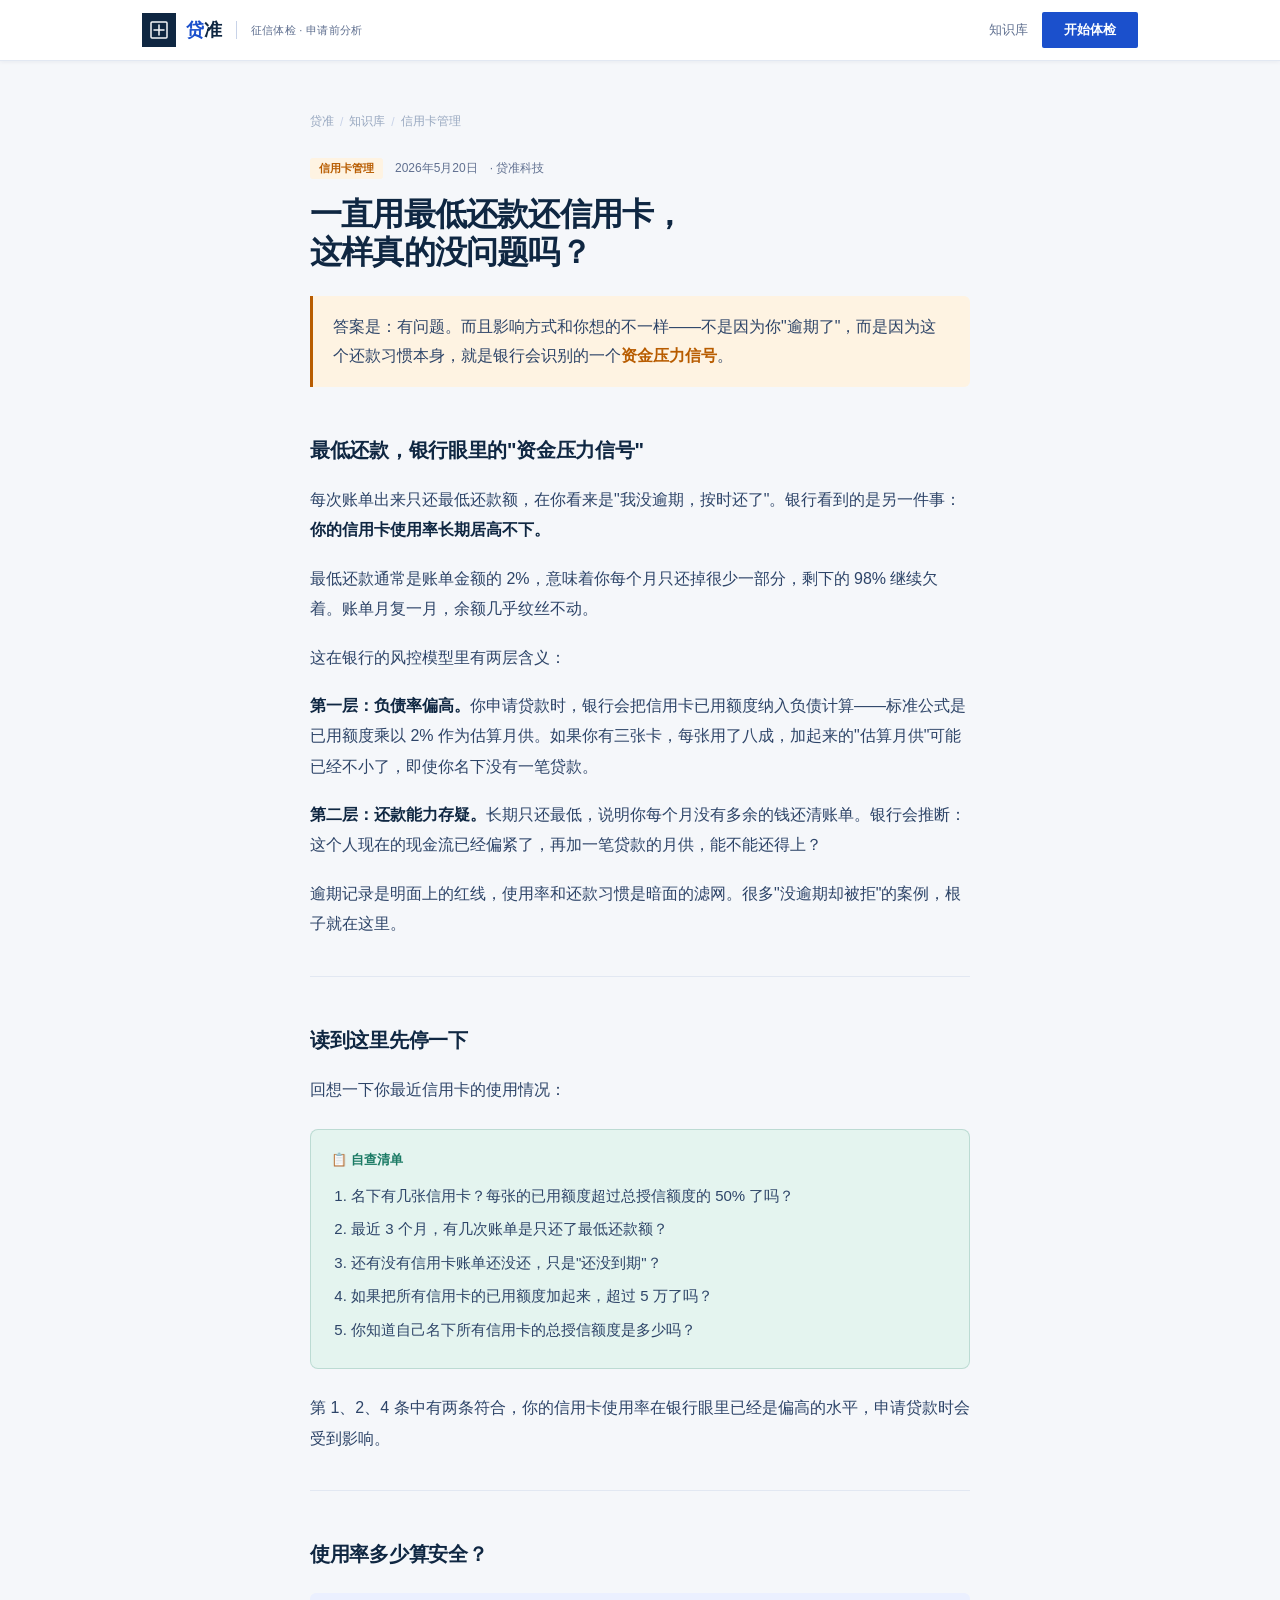
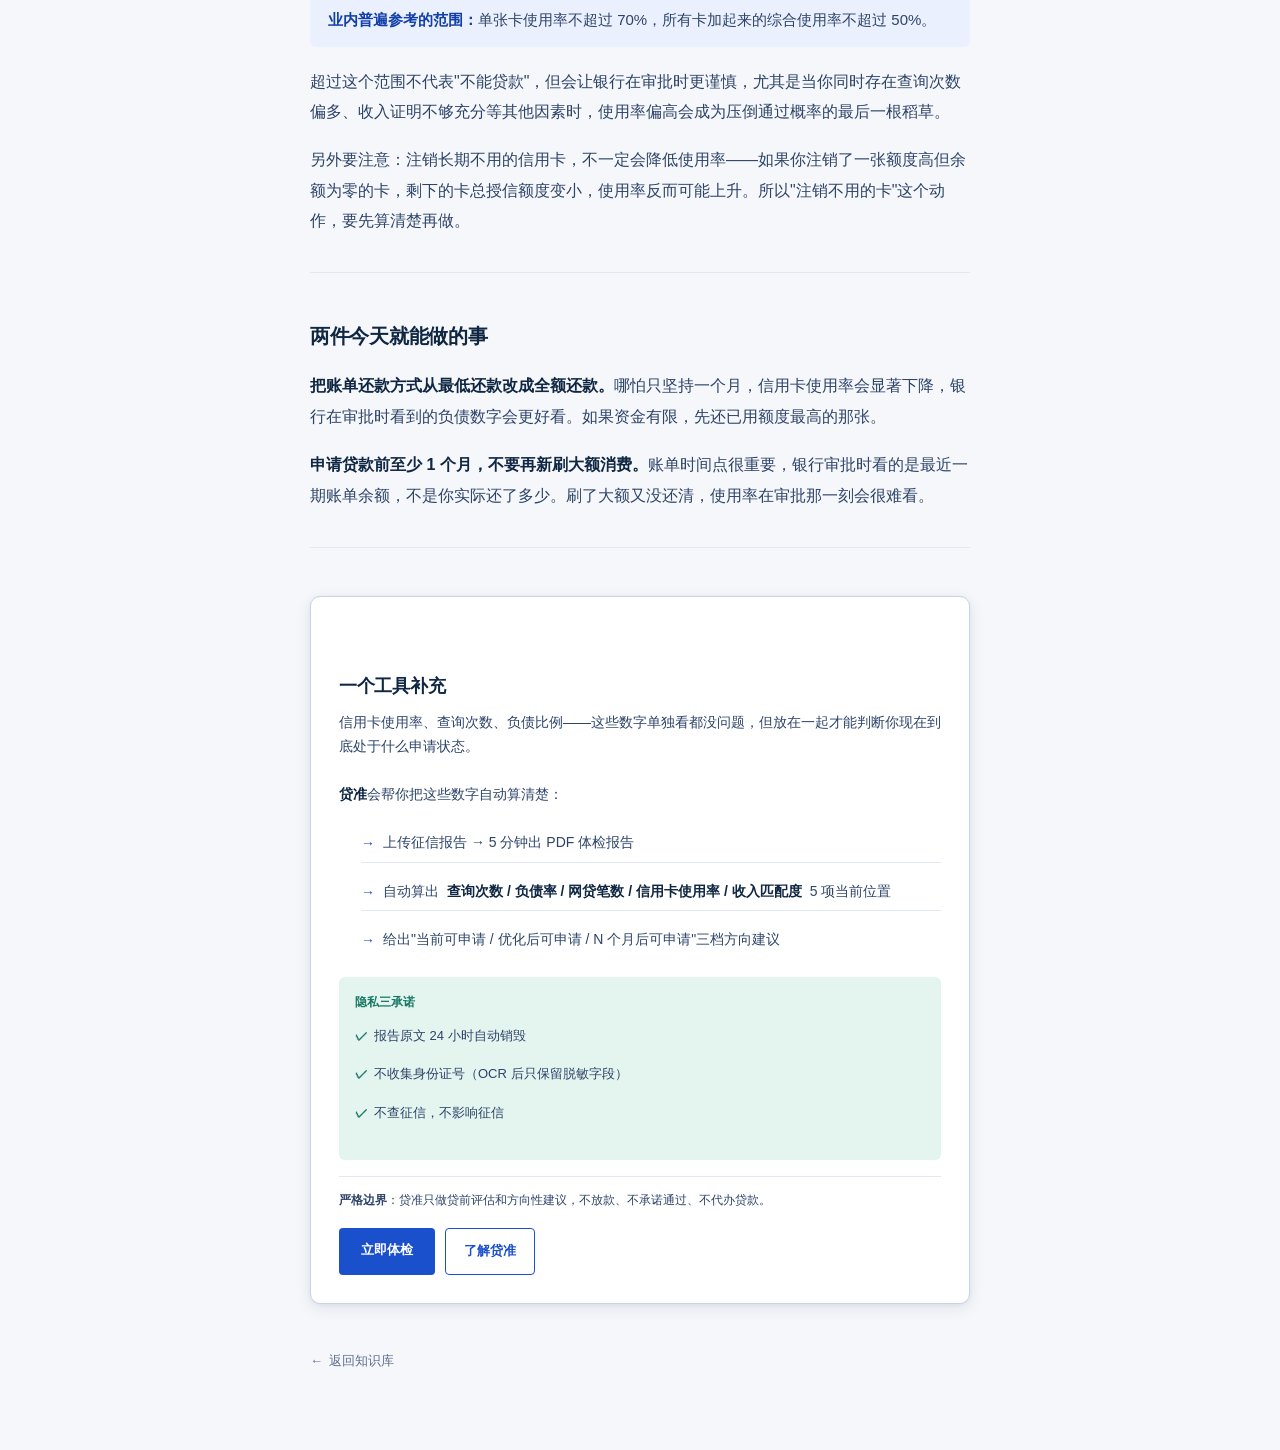
<file: blog/xinyongka-zuidi-huankuan.html>
<!DOCTYPE html>
<html lang="zh-CN">
<head>
<meta charset="UTF-8">
<meta name="viewport" content="width=device-width, initial-scale=1.0">
<title>一直用最低还款还信用卡，会影响贷款吗？| 贷准</title>
<meta name="description" content="信用卡只还最低还款额，不代表没问题。长期最低还款会让信用卡使用率居高不下，成为银行眼里的"资金压力信号"，影响贷款审批通过率。">
<meta name="author" content="贷准科技">
<meta name="keywords" content="信用卡最低还款,最低还款影响贷款,信用卡使用率,贷款审批,征信">
<link rel="canonical" href="https://dzhun.com.cn/blog/xinyongka-zuidi-huankuan.html">
<meta property="og:title" content="一直用最低还款还信用卡，这样真的没问题吗？">
<meta property="og:description" content="不是因为逾期，而是因为这个还款习惯本身，就是银行识别的"资金压力信号"。">
<meta property="og:url" content="https://dzhun.com.cn/blog/xinyongka-zuidi-huankuan.html">
<meta property="og:type" content="article">
<meta property="og:image" content="https://dzhun.com.cn/share-cover.png">
<meta property="article:published_time" content="2026-05-20">
<script type="application/ld+json">
{
  "@context": "https://schema.org",
  "@type": "Article",
  "headline": "一直用最低还款还信用卡，这样真的没问题吗？",
  "description": "信用卡只还最低还款额，长期会让使用率居高不下，成为银行眼里的资金压力信号，影响贷款审批。",
  "author": {"@type": "Organization", "name": "贷准科技", "url": "https://dzhun.com.cn"},
  "publisher": {"@type": "Organization", "name": "贷准科技", "url": "https://dzhun.com.cn"},
  "datePublished": "2026-05-20",
  "url": "https://dzhun.com.cn/blog/xinyongka-zuidi-huankuan.html"
}
</script>
<style>
:root{
  --bg:#F5F7FA;--surface:#fff;--border:#E2E8F2;--border2:#C8D3E8;
  --ink:#0F2742;--ink2:#2D4468;--muted:#607090;--faint:#98A8C0;
  --blue:#1B50CC;--blue-d:#1340A8;--blue-lt:#EBF0FF;
  --teal:#1A7A64;--teal-lt:#E4F4EF;--amber:#B85C00;--amber-lt:#FEF3E2;
  --sans:'Noto Sans SC','PingFang SC','Hiragino Sans GB','Microsoft YaHei',sans-serif;
  --shadow:0 4px 16px rgba(15,39,66,.09),0 1px 4px rgba(15,39,66,.05);
}
*,*::before,*::after{margin:0;padding:0;box-sizing:border-box;}
html{scroll-behavior:smooth;}
body{font-family:var(--sans);background:var(--bg);color:var(--ink);-webkit-font-smoothing:antialiased;}
a{text-decoration:none;color:inherit;}
nav{position:sticky;top:0;z-index:200;background:rgba(255,255,255,.97);backdrop-filter:blur(12px);border-bottom:1px solid var(--border);box-shadow:0 1px 4px rgba(15,39,66,.06);}
.nav-inner{max-width:1100px;margin:0 auto;padding:0 clamp(20px,5vw,52px);height:60px;display:flex;align-items:center;gap:28px;}
.logo{display:flex;align-items:center;gap:10px;}
.logo-icon{width:34px;height:34px;background:var(--ink);display:flex;align-items:center;justify-content:center;flex-shrink:0;}
.logo-name{font-size:18px;font-weight:900;color:var(--ink);letter-spacing:-.01em;}
.logo-name em{font-style:normal;color:var(--blue);}
.logo-div{width:1px;height:18px;background:var(--border2);margin:0 4px;}
.logo-desc{font-size:11px;color:var(--muted);letter-spacing:.03em;white-space:nowrap;}
.nav-r{margin-left:auto;display:flex;align-items:center;gap:14px;}
.nav-link{font-size:13px;color:var(--muted);transition:color .2s;}
.nav-link:hover{color:var(--blue);}
.nav-btn{font-size:13px;font-weight:700;background:var(--blue);color:#fff;padding:9px 22px;border-radius:2px;display:inline-block;transition:background .2s;}
.nav-btn:hover{background:var(--blue-d);}
@media(max-width:640px){.logo-div,.logo-desc{display:none;}}
.article-wrap{max-width:740px;margin:0 auto;padding:52px clamp(20px,5vw,40px) 80px;}
.breadcrumb{font-size:12px;color:var(--faint);margin-bottom:28px;display:flex;align-items:center;gap:6px;}
.breadcrumb a{color:var(--faint);transition:color .2s;}
.breadcrumb a:hover{color:var(--blue);}
.breadcrumb span{color:var(--border2);}
.art-meta{font-size:12px;color:var(--muted);margin-bottom:16px;display:flex;align-items:center;gap:12px;}
.art-tag{background:var(--amber-lt);color:var(--amber);font-size:11px;font-weight:600;padding:3px 9px;border-radius:3px;}
.art-h1{font-size:clamp(22px,4vw,32px);font-weight:900;line-height:1.2;letter-spacing:-.025em;color:var(--ink);margin-bottom:24px;}
.art-intro{font-size:16px;line-height:1.85;color:var(--ink2);background:var(--amber-lt);border-left:3px solid var(--amber);padding:16px 20px;border-radius:0 6px 6px 0;margin-bottom:36px;}
.art-intro strong{color:var(--amber);}
.art-body{font-size:16px;line-height:1.9;color:var(--ink);}
.art-body h2{font-size:20px;font-weight:800;color:var(--ink);margin:44px 0 16px;letter-spacing:-.015em;}
.art-body p{margin-bottom:18px;color:var(--ink2);}
.art-body strong{color:var(--ink);font-weight:700;}
.art-body hr{border:none;border-top:1px solid var(--border);margin:36px 0;}
.art-body ol,.art-body ul{padding-left:22px;margin-bottom:18px;}
.art-body li{margin-bottom:10px;color:var(--ink2);line-height:1.75;}
.callout{background:var(--teal-lt);border:1px solid rgba(26,122,100,.2);border-radius:8px;padding:18px 20px;margin:24px 0;}
.callout-title{font-size:13px;font-weight:700;color:var(--teal);margin-bottom:10px;}
.callout ol{padding-left:20px;margin:0;}
.callout li{margin-bottom:8px;font-size:15px;color:var(--ink2);line-height:1.7;}
.highlight{background:var(--blue-lt);border-radius:6px;padding:14px 18px;margin:20px 0;font-size:15px;color:var(--ink2);line-height:1.7;}
.highlight strong{color:var(--blue-d);}
.cta-box{background:var(--surface);border:1px solid var(--border2);border-radius:10px;padding:28px;margin-top:48px;box-shadow:var(--shadow);}
.cta-box h2{font-size:18px;font-weight:800;color:var(--ink);margin-bottom:8px;}
.cta-lead{font-size:14px;color:var(--muted);margin-bottom:20px;line-height:1.7;}
.cta-features{list-style:none;padding:0;margin-bottom:20px;}
.cta-features li{font-size:14px;color:var(--ink2);padding:6px 0;border-bottom:1px solid var(--border);display:flex;align-items:flex-start;gap:8px;}
.cta-features li:last-child{border-bottom:none;}
.cta-features li::before{content:'→';color:var(--blue);font-weight:700;flex-shrink:0;margin-top:1px;}
.cta-promise{background:var(--teal-lt);border-radius:6px;padding:14px 16px;margin-bottom:16px;}
.cta-promise-title{font-size:12px;font-weight:700;color:var(--teal);margin-bottom:8px;}
.cta-promise ul{list-style:none;padding:0;}
.cta-promise li{font-size:13px;color:var(--ink2);padding:3px 0;display:flex;align-items:flex-start;gap:6px;}
.cta-promise li::before{content:'✓';color:var(--teal);font-weight:700;flex-shrink:0;}
.cta-border{font-size:12px;color:var(--muted);border-top:1px solid var(--border);padding-top:14px;margin-bottom:16px;line-height:1.6;}
.cta-border strong{color:var(--ink2);}
.cta-links{display:flex;flex-wrap:wrap;gap:10px;}
.cta-btn{font-size:13px;font-weight:700;background:var(--blue);color:#fff;padding:10px 22px;border-radius:4px;display:inline-block;transition:background .2s;}
.cta-btn:hover{background:var(--blue-d);}
.cta-btn-outline{font-size:13px;font-weight:600;color:var(--blue);border:1px solid var(--blue);padding:10px 18px;border-radius:4px;display:inline-block;transition:all .2s;}
.cta-btn-outline:hover{background:var(--blue-lt);}
.back-link{display:inline-flex;align-items:center;gap:6px;font-size:13px;color:var(--muted);margin-top:48px;transition:color .2s;}
.back-link:hover{color:var(--blue);}
.back-link::before{content:'←';}
</style>
<script src="/nav-agent.js?v=1780382572"></script>
</head>
<body>

<nav>
  <div class="nav-inner">
    <a href="/" class="logo">
      <div class="logo-icon">
        <svg width="18" height="18" viewBox="0 0 18 18" fill="none">
          <rect x="1" y="1" width="16" height="16" rx="1" stroke="#F5F7FA" stroke-width="1.5"/>
          <path d="M4 9h10M9 4v10" stroke="#F5F7FA" stroke-width="1.5" stroke-linecap="round"/>
        </svg>
      </div>
      <div class="logo-name"><em>贷</em>准</div>
      <div class="logo-div"></div>
      <div class="logo-desc">征信体检 · 申请前分析</div>
    </a>
    <div class="nav-r">
      <a href="/blog/" class="nav-link">知识库</a>
      <a href="/checkup.html" class="nav-btn">开始体检</a>
    </div>
  </div>
</nav>

<div class="article-wrap">

  <div class="breadcrumb">
    <a href="/">贷准</a><span>/</span>
    <a href="/blog/">知识库</a><span>/</span>
    信用卡管理
  </div>

  <div class="art-meta">
    <span class="art-tag">信用卡管理</span>
    <span>2026年5月20日</span>
    <span>· 贷准科技</span>
  </div>

  <h1 class="art-h1">一直用最低还款还信用卡，<br>这样真的没问题吗？</h1>

  <div class="art-intro">
    答案是：有问题。而且影响方式和你想的不一样——不是因为你"逾期了"，而是因为这个还款习惯本身，就是银行会识别的一个<strong>资金压力信号</strong>。
  </div>

  <div class="art-body">

    <h2>最低还款，银行眼里的"资金压力信号"</h2>

    <p>每次账单出来只还最低还款额，在你看来是"我没逾期，按时还了"。银行看到的是另一件事：<strong>你的信用卡使用率长期居高不下。</strong></p>

    <p>最低还款通常是账单金额的 2%，意味着你每个月只还掉很少一部分，剩下的 98% 继续欠着。账单月复一月，余额几乎纹丝不动。</p>

    <p>这在银行的风控模型里有两层含义：</p>

    <p><strong>第一层：负债率偏高。</strong>你申请贷款时，银行会把信用卡已用额度纳入负债计算——标准公式是已用额度乘以 2% 作为估算月供。如果你有三张卡，每张用了八成，加起来的"估算月供"可能已经不小了，即使你名下没有一笔贷款。</p>

    <p><strong>第二层：还款能力存疑。</strong>长期只还最低，说明你每个月没有多余的钱还清账单。银行会推断：这个人现在的现金流已经偏紧了，再加一笔贷款的月供，能不能还得上？</p>

    <p>逾期记录是明面上的红线，使用率和还款习惯是暗面的滤网。很多"没逾期却被拒"的案例，根子就在这里。</p>

    <hr>

    <h2>读到这里先停一下</h2>

    <p>回想一下你最近信用卡的使用情况：</p>

    <div class="callout">
      <div class="callout-title">📋 自查清单</div>
      <ol>
        <li>名下有几张信用卡？每张的已用额度超过总授信额度的 50% 了吗？</li>
        <li>最近 3 个月，有几次账单是只还了最低还款额？</li>
        <li>还有没有信用卡账单还没还，只是"还没到期"？</li>
        <li>如果把所有信用卡的已用额度加起来，超过 5 万了吗？</li>
        <li>你知道自己名下所有信用卡的总授信额度是多少吗？</li>
      </ol>
    </div>

    <p>第 1、2、4 条中有两条符合，你的信用卡使用率在银行眼里已经是偏高的水平，申请贷款时会受到影响。</p>

    <hr>

    <h2>使用率多少算安全？</h2>

    <div class="highlight">
      <strong>业内普遍参考的范围：</strong>单张卡使用率不超过 70%，所有卡加起来的综合使用率不超过 50%。
    </div>

    <p>超过这个范围不代表"不能贷款"，但会让银行在审批时更谨慎，尤其是当你同时存在查询次数偏多、收入证明不够充分等其他因素时，使用率偏高会成为压倒通过概率的最后一根稻草。</p>

    <p>另外要注意：注销长期不用的信用卡，不一定会降低使用率——如果你注销了一张额度高但余额为零的卡，剩下的卡总授信额度变小，使用率反而可能上升。所以"注销不用的卡"这个动作，要先算清楚再做。</p>

    <hr>

    <h2>两件今天就能做的事</h2>

    <p><strong>把账单还款方式从最低还款改成全额还款。</strong>哪怕只坚持一个月，信用卡使用率会显著下降，银行在审批时看到的负债数字会更好看。如果资金有限，先还已用额度最高的那张。</p>

    <p><strong>申请贷款前至少 1 个月，不要再新刷大额消费。</strong>账单时间点很重要，银行审批时看的是最近一期账单余额，不是你实际还了多少。刷了大额又没还清，使用率在审批那一刻会很难看。</p>

    <hr>

    <div class="cta-box">
      <h2>一个工具补充</h2>
      <p class="cta-lead">信用卡使用率、查询次数、负债比例——这些数字单独看都没问题，但放在一起才能判断你现在到底处于什么申请状态。<br><br><strong>贷准</strong>会帮你把这些数字自动算清楚：</p>
      <ul class="cta-features">
        <li>上传征信报告 → 5 分钟出 PDF 体检报告</li>
        <li>自动算出<strong>查询次数 / 负债率 / 网贷笔数 / 信用卡使用率 / 收入匹配度</strong> 5 项当前位置</li>
        <li>给出"当前可申请 / 优化后可申请 / N 个月后可申请"三档方向建议</li>
      </ul>
      <div class="cta-promise">
        <div class="cta-promise-title">隐私三承诺</div>
        <ul>
          <li>报告原文 24 小时自动销毁</li>
          <li>不收集身份证号（OCR 后只保留脱敏字段）</li>
          <li>不查征信，不影响征信</li>
        </ul>
      </div>
      <p class="cta-border"><strong>严格边界</strong>：贷准只做贷前评估和方向性建议，不放款、不承诺通过、不代办贷款。</p>
      <div class="cta-links">
        <a href="/checkup.html" class="cta-btn">立即体检</a>
        <a href="/" class="cta-btn-outline">了解贷准</a>
      </div>
    </div>

  </div>

  <a href="/blog/" class="back-link">返回知识库</a>

</div>
</body>
</html>
</file>
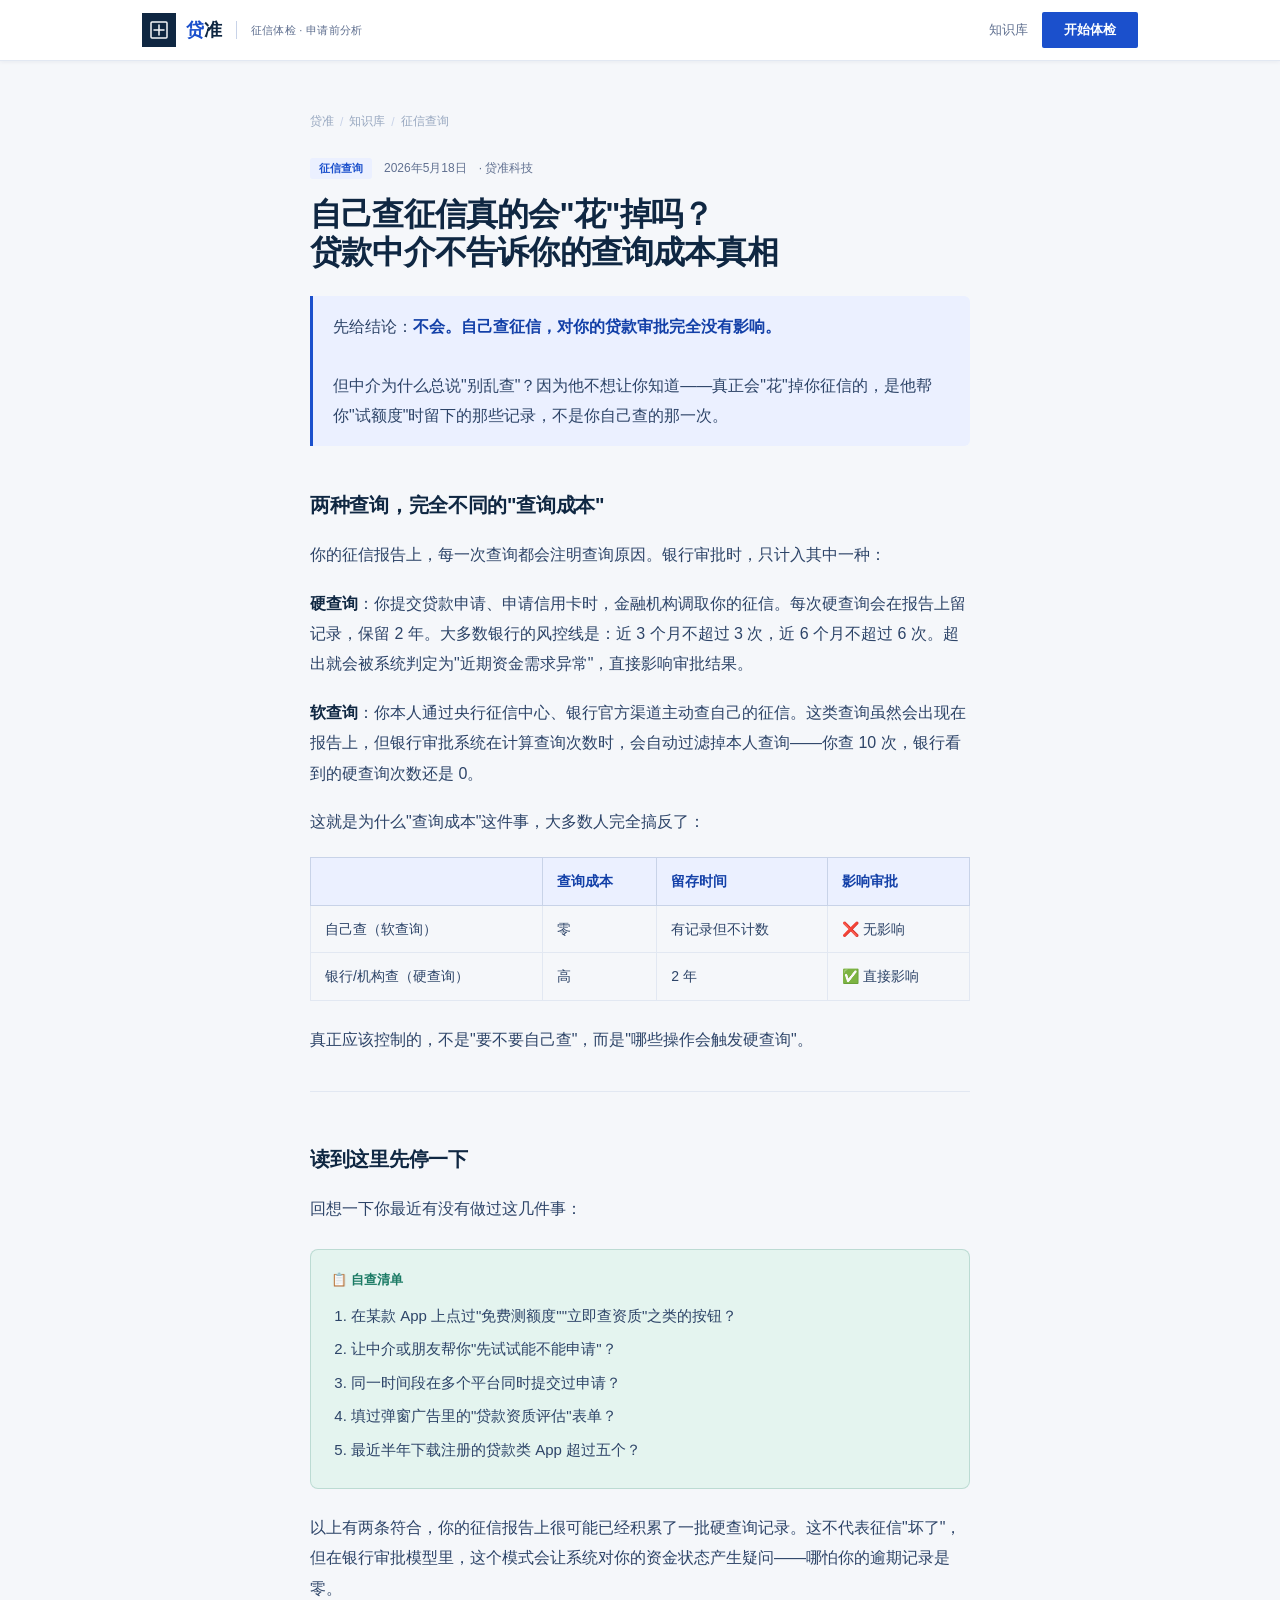
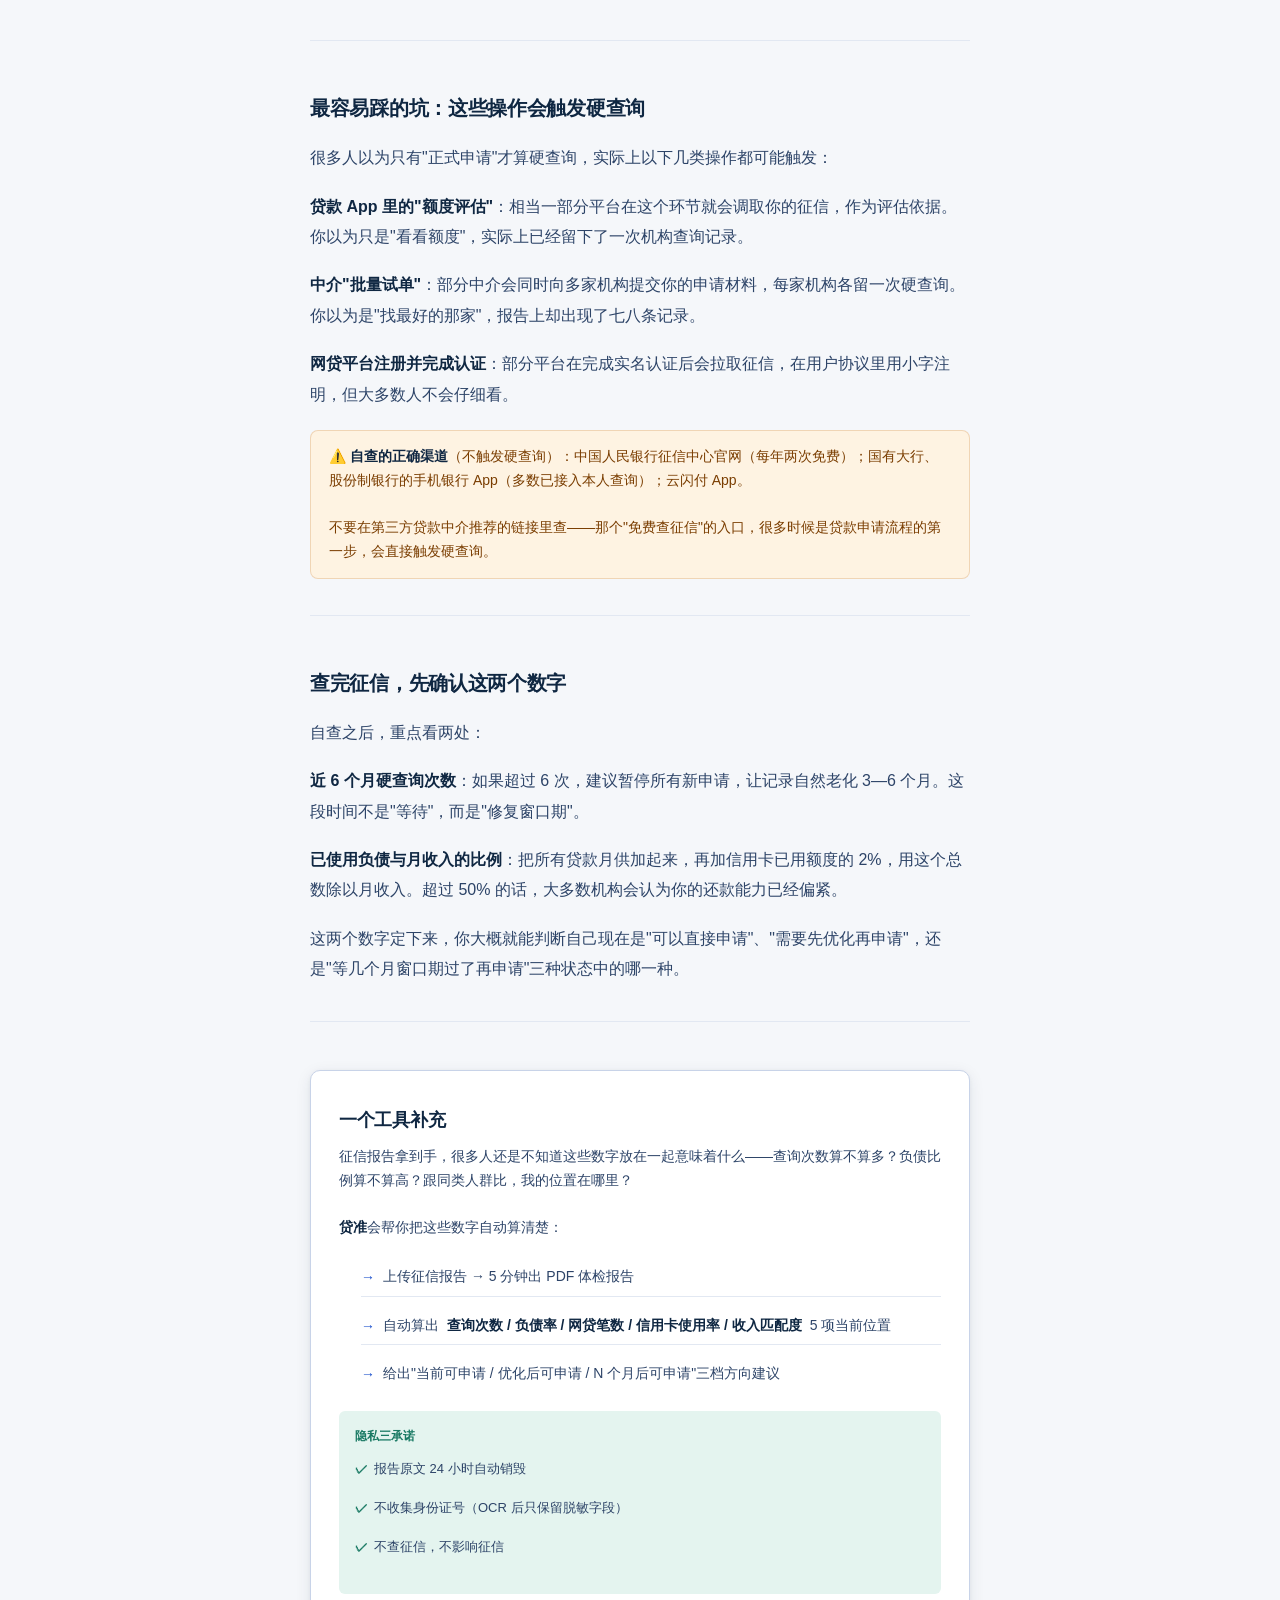
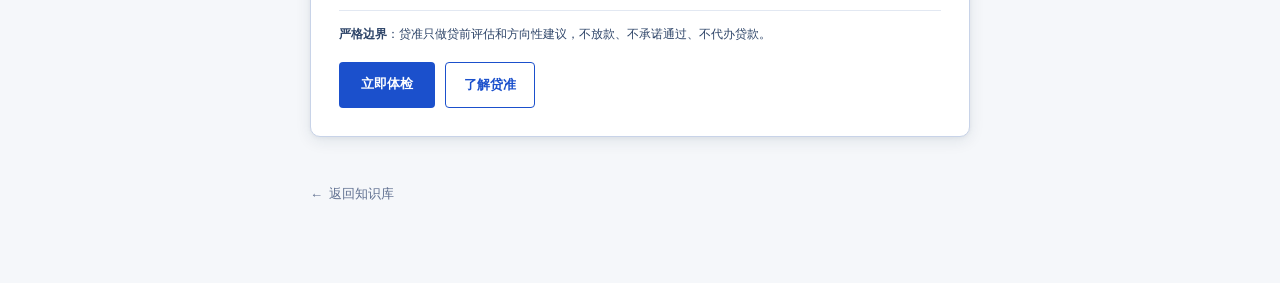
<file: blog/ziji-cha-zhengxin-hui-hua-ma.html>
<!DOCTYPE html>
<html lang="zh-CN">
<head>
<meta charset="UTF-8">
<meta name="viewport" content="width=device-width, initial-scale=1.0">
<title>自己查征信真的会"花"掉吗？查询成本真相 | 贷准</title>
<meta name="description" content="自己查征信对贷款审批没有任何影响。本文讲清软查询与硬查询的区别，哪些操作会真正增加查询成本，以及查完征信该怎么判断自己的申请窗口期。">
<meta name="author" content="贷准科技">
<meta name="keywords" content="自己查征信,征信查询成本,软查询硬查询,征信花了,贷款审批">
<link rel="canonical" href="https://dzhun.com.cn/blog/ziji-cha-zhengxin-hui-hua-ma.html">
<meta property="og:title" content="自己查征信真的会"花"掉吗？贷款中介不告诉你的查询成本真相">
<meta property="og:description" content="自己查征信对贷款审批没有任何影响。真正会花掉征信的，是中介帮你"试额度"留下的那些记录。">
<meta property="og:url" content="https://dzhun.com.cn/blog/ziji-cha-zhengxin-hui-hua-ma.html">
<meta property="og:type" content="article">
<meta property="og:image" content="https://dzhun.com.cn/share-cover.png">
<meta property="article:published_time" content="2026-05-18">
<meta property="article:author" content="贷准科技">
<script type="application/ld+json">
{
  "@context": "https://schema.org",
  "@type": "Article",
  "headline": "自己查征信真的会"花"掉吗？贷款中介不告诉你的查询成本真相",
  "description": "自己查征信对贷款审批没有任何影响。本文讲清软查询与硬查询的区别，以及哪些操作会真正增加你的查询成本。",
  "author": {"@type": "Organization", "name": "贷准科技", "url": "https://dzhun.com.cn"},
  "publisher": {"@type": "Organization", "name": "贷准科技", "url": "https://dzhun.com.cn"},
  "datePublished": "2026-05-18",
  "url": "https://dzhun.com.cn/blog/ziji-cha-zhengxin-hui-hua-ma.html",
  "mainEntityOfPage": "https://dzhun.com.cn/blog/ziji-cha-zhengxin-hui-hua-ma.html"
}
</script>
<style>
:root{
  --bg:#F5F7FA;--surface:#fff;--border:#E2E8F2;--border2:#C8D3E8;
  --ink:#0F2742;--ink2:#2D4468;--muted:#607090;--faint:#98A8C0;
  --blue:#1B50CC;--blue-d:#1340A8;--blue-lt:#EBF0FF;
  --teal:#1A7A64;--teal-lt:#E4F4EF;
  --sans:'Noto Sans SC','PingFang SC','Hiragino Sans GB','Microsoft YaHei',sans-serif;
  --shadow-sm:0 1px 3px rgba(15,39,66,.07);
  --shadow:0 4px 16px rgba(15,39,66,.09),0 1px 4px rgba(15,39,66,.05);
}
*,*::before,*::after{margin:0;padding:0;box-sizing:border-box;}
html{scroll-behavior:smooth;}
body{font-family:var(--sans);background:var(--bg);color:var(--ink);-webkit-font-smoothing:antialiased;}
a{text-decoration:none;color:inherit;}

/* NAV */
nav{position:sticky;top:0;z-index:200;background:rgba(255,255,255,.97);backdrop-filter:blur(12px);border-bottom:1px solid var(--border);box-shadow:0 1px 4px rgba(15,39,66,.06);}
.nav-inner{max-width:1100px;margin:0 auto;padding:0 clamp(20px,5vw,52px);height:60px;display:flex;align-items:center;gap:28px;}
.logo{display:flex;align-items:center;gap:10px;}
.logo-icon{width:34px;height:34px;background:var(--ink);display:flex;align-items:center;justify-content:center;flex-shrink:0;}
.logo-name{font-size:18px;font-weight:900;color:var(--ink);letter-spacing:-.01em;}
.logo-name em{font-style:normal;color:var(--blue);}
.logo-div{width:1px;height:18px;background:var(--border2);margin:0 4px;}
.logo-desc{font-size:11px;color:var(--muted);letter-spacing:.03em;white-space:nowrap;}
.nav-r{margin-left:auto;display:flex;align-items:center;gap:14px;}
.nav-link{font-size:13px;color:var(--muted);transition:color .2s;}
.nav-link:hover{color:var(--blue);}
.nav-btn{font-size:13px;font-weight:700;background:var(--blue);color:#fff;border:none;padding:9px 22px;cursor:pointer;transition:all .2s;white-space:nowrap;border-radius:2px;display:inline-block;}
.nav-btn:hover{background:var(--blue-d);}
@media(max-width:640px){.logo-div,.logo-desc{display:none;}}

/* ARTICLE LAYOUT */
.article-wrap{max-width:740px;margin:0 auto;padding:52px clamp(20px,5vw,40px) 80px;}

/* BREADCRUMB */
.breadcrumb{font-size:12px;color:var(--faint);margin-bottom:28px;display:flex;align-items:center;gap:6px;}
.breadcrumb a{color:var(--faint);transition:color .2s;}
.breadcrumb a:hover{color:var(--blue);}
.breadcrumb span{color:var(--border2);}

/* HEADER */
.art-meta{font-size:12px;color:var(--muted);margin-bottom:16px;display:flex;align-items:center;gap:12px;}
.art-tag{background:var(--blue-lt);color:var(--blue);font-size:11px;font-weight:600;padding:3px 9px;border-radius:3px;}
.art-h1{font-size:clamp(22px,4vw,32px);font-weight:900;line-height:1.2;letter-spacing:-.025em;color:var(--ink);margin-bottom:24px;}
.art-intro{font-size:16px;line-height:1.85;color:var(--ink2);background:var(--blue-lt);border-left:3px solid var(--blue);padding:16px 20px;border-radius:0 6px 6px 0;margin-bottom:36px;}
.art-intro strong{color:var(--blue-d);}

/* BODY */
.art-body{font-size:16px;line-height:1.9;color:var(--ink);}
.art-body h2{font-size:20px;font-weight:800;color:var(--ink);margin:44px 0 16px;padding-top:4px;letter-spacing:-.015em;}
.art-body h2:first-child{margin-top:0;}
.art-body p{margin-bottom:18px;color:var(--ink2);}
.art-body p:last-child{margin-bottom:0;}
.art-body strong{color:var(--ink);font-weight:700;}
.art-body hr{border:none;border-top:1px solid var(--border);margin:36px 0;}
.art-body ul,.art-body ol{padding-left:22px;margin-bottom:18px;}
.art-body li{margin-bottom:10px;color:var(--ink2);line-height:1.75;}
.art-body li strong{color:var(--ink);}

/* TABLE */
.art-body table{width:100%;border-collapse:collapse;margin:20px 0 24px;font-size:14px;}
.art-body th{background:var(--blue-lt);color:var(--blue-d);font-weight:700;padding:10px 14px;text-align:left;border:1px solid var(--border2);}
.art-body td{padding:10px 14px;border:1px solid var(--border);color:var(--ink2);}
.art-body tr:nth-child(even) td{background:var(--bg);}

/* CALLOUT */
.callout{background:var(--teal-lt);border:1px solid rgba(26,122,100,.2);border-radius:8px;padding:18px 20px;margin:24px 0;}
.callout-title{font-size:13px;font-weight:700;color:var(--teal);margin-bottom:10px;display:flex;align-items:center;gap:6px;}
.callout ol{padding-left:20px;margin:0;}
.callout li{margin-bottom:8px;font-size:15px;color:var(--ink2);line-height:1.7;}

/* WARNING */
.warning{background:#FEF3E2;border:1px solid rgba(184,92,0,.2);border-radius:8px;padding:14px 18px;margin:20px 0;font-size:14px;color:#7A3D00;line-height:1.7;}

/* CTA */
.cta-box{background:var(--surface);border:1px solid var(--border2);border-radius:10px;padding:28px;margin-top:48px;box-shadow:var(--shadow);}
.cta-box h2{font-size:18px;font-weight:800;color:var(--ink);margin-bottom:8px;}
.cta-lead{font-size:14px;color:var(--muted);margin-bottom:20px;line-height:1.7;}
.cta-features{list-style:none;padding:0;margin-bottom:20px;}
.cta-features li{font-size:14px;color:var(--ink2);padding:6px 0;border-bottom:1px solid var(--border);display:flex;align-items:flex-start;gap:8px;}
.cta-features li:last-child{border-bottom:none;}
.cta-features li::before{content:'→';color:var(--blue);font-weight:700;flex-shrink:0;margin-top:1px;}
.cta-promise{background:var(--teal-lt);border-radius:6px;padding:14px 16px;margin-bottom:16px;}
.cta-promise-title{font-size:12px;font-weight:700;color:var(--teal);margin-bottom:8px;}
.cta-promise ul{list-style:none;padding:0;}
.cta-promise li{font-size:13px;color:var(--ink2);padding:3px 0;display:flex;align-items:flex-start;gap:6px;}
.cta-promise li::before{content:'✓';color:var(--teal);font-weight:700;flex-shrink:0;}
.cta-border{font-size:12px;color:var(--muted);border-top:1px solid var(--border);padding-top:14px;margin-bottom:16px;line-height:1.6;}
.cta-border strong{color:var(--ink2);}
.cta-links{display:flex;flex-wrap:wrap;gap:10px;}
.cta-btn{font-size:13px;font-weight:700;background:var(--blue);color:#fff;padding:10px 22px;border-radius:4px;display:inline-block;transition:background .2s;}
.cta-btn:hover{background:var(--blue-d);}
.cta-btn-outline{font-size:13px;font-weight:600;color:var(--blue);border:1px solid var(--blue);padding:10px 18px;border-radius:4px;display:inline-block;transition:all .2s;}
.cta-btn-outline:hover{background:var(--blue-lt);}

/* BACK LINK */
.back-link{display:inline-flex;align-items:center;gap:6px;font-size:13px;color:var(--muted);margin-top:48px;transition:color .2s;}
.back-link:hover{color:var(--blue);}
.back-link::before{content:'←';}
</style>
<script src="/nav-agent.js?v=1780382572"></script>
</head>
<body>

<nav>
  <div class="nav-inner">
    <a href="/" class="logo">
      <div class="logo-icon">
        <svg width="18" height="18" viewBox="0 0 18 18" fill="none">
          <rect x="1" y="1" width="16" height="16" rx="1" stroke="#F5F7FA" stroke-width="1.5"/>
          <path d="M4 9h10M9 4v10" stroke="#F5F7FA" stroke-width="1.5" stroke-linecap="round"/>
        </svg>
      </div>
      <div class="logo-name"><em>贷</em>准</div>
      <div class="logo-div"></div>
      <div class="logo-desc">征信体检 · 申请前分析</div>
    </a>
    <div class="nav-r">
      <a href="/blog/" class="nav-link">知识库</a>
      <a href="/checkup.html" class="nav-btn">开始体检</a>
    </div>
  </div>
</nav>

<div class="article-wrap">

  <div class="breadcrumb">
    <a href="/">贷准</a>
    <span>/</span>
    <a href="/blog/">知识库</a>
    <span>/</span>
    征信查询
  </div>

  <div class="art-meta">
    <span class="art-tag">征信查询</span>
    <span>2026年5月18日</span>
    <span>· 贷准科技</span>
  </div>

  <h1 class="art-h1">自己查征信真的会"花"掉吗？<br>贷款中介不告诉你的查询成本真相</h1>

  <div class="art-intro">
    先给结论：<strong>不会。自己查征信，对你的贷款审批完全没有影响。</strong><br><br>
    但中介为什么总说"别乱查"？因为他不想让你知道——真正会"花"掉你征信的，是他帮你"试额度"时留下的那些记录，不是你自己查的那一次。
  </div>

  <div class="art-body">

    <h2>两种查询，完全不同的"查询成本"</h2>

    <p>你的征信报告上，每一次查询都会注明查询原因。银行审批时，只计入其中一种：</p>

    <p><strong>硬查询</strong>：你提交贷款申请、申请信用卡时，金融机构调取你的征信。每次硬查询会在报告上留记录，保留 2 年。大多数银行的风控线是：近 3 个月不超过 3 次，近 6 个月不超过 6 次。超出就会被系统判定为"近期资金需求异常"，直接影响审批结果。</p>

    <p><strong>软查询</strong>：你本人通过央行征信中心、银行官方渠道主动查自己的征信。这类查询虽然会出现在报告上，但银行审批系统在计算查询次数时，会自动过滤掉本人查询——你查 10 次，银行看到的硬查询次数还是 0。</p>

    <p>这就是为什么"查询成本"这件事，大多数人完全搞反了：</p>

    <table>
      <thead>
        <tr><th></th><th>查询成本</th><th>留存时间</th><th>影响审批</th></tr>
      </thead>
      <tbody>
        <tr>
          <td>自己查（软查询）</td>
          <td>零</td>
          <td>有记录但不计数</td>
          <td>❌ 无影响</td>
        </tr>
        <tr>
          <td>银行/机构查（硬查询）</td>
          <td>高</td>
          <td>2 年</td>
          <td>✅ 直接影响</td>
        </tr>
      </tbody>
    </table>

    <p>真正应该控制的，不是"要不要自己查"，而是"哪些操作会触发硬查询"。</p>

    <hr>

    <h2>读到这里先停一下</h2>

    <p>回想一下你最近有没有做过这几件事：</p>

    <div class="callout">
      <div class="callout-title">📋 自查清单</div>
      <ol>
        <li>在某款 App 上点过"免费测额度""立即查资质"之类的按钮？</li>
        <li>让中介或朋友帮你"先试试能不能申请"？</li>
        <li>同一时间段在多个平台同时提交过申请？</li>
        <li>填过弹窗广告里的"贷款资质评估"表单？</li>
        <li>最近半年下载注册的贷款类 App 超过五个？</li>
      </ol>
    </div>

    <p>以上有两条符合，你的征信报告上很可能已经积累了一批硬查询记录。这不代表征信"坏了"，但在银行审批模型里，这个模式会让系统对你的资金状态产生疑问——哪怕你的逾期记录是零。</p>

    <hr>

    <h2>最容易踩的坑：这些操作会触发硬查询</h2>

    <p>很多人以为只有"正式申请"才算硬查询，实际上以下几类操作都可能触发：</p>

    <p><strong>贷款 App 里的"额度评估"</strong>：相当一部分平台在这个环节就会调取你的征信，作为评估依据。你以为只是"看看额度"，实际上已经留下了一次机构查询记录。</p>

    <p><strong>中介"批量试单"</strong>：部分中介会同时向多家机构提交你的申请材料，每家机构各留一次硬查询。你以为是"找最好的那家"，报告上却出现了七八条记录。</p>

    <p><strong>网贷平台注册并完成认证</strong>：部分平台在完成实名认证后会拉取征信，在用户协议里用小字注明，但大多数人不会仔细看。</p>

    <div class="warning">
      ⚠️ <strong>自查的正确渠道</strong>（不触发硬查询）：中国人民银行征信中心官网（每年两次免费）；国有大行、股份制银行的手机银行 App（多数已接入本人查询）；云闪付 App。<br><br>
      不要在第三方贷款中介推荐的链接里查——那个"免费查征信"的入口，很多时候是贷款申请流程的第一步，会直接触发硬查询。
    </div>

    <hr>

    <h2>查完征信，先确认这两个数字</h2>

    <p>自查之后，重点看两处：</p>

    <p><strong>近 6 个月硬查询次数</strong>：如果超过 6 次，建议暂停所有新申请，让记录自然老化 3—6 个月。这段时间不是"等待"，而是"修复窗口期"。</p>

    <p><strong>已使用负债与月收入的比例</strong>：把所有贷款月供加起来，再加信用卡已用额度的 2%，用这个总数除以月收入。超过 50% 的话，大多数机构会认为你的还款能力已经偏紧。</p>

    <p>这两个数字定下来，你大概就能判断自己现在是"可以直接申请"、"需要先优化再申请"，还是"等几个月窗口期过了再申请"三种状态中的哪一种。</p>

    <hr>

    <!-- CTA -->
    <div class="cta-box">
      <h2>一个工具补充</h2>
      <p class="cta-lead">征信报告拿到手，很多人还是不知道这些数字放在一起意味着什么——查询次数算不算多？负债比例算不算高？跟同类人群比，我的位置在哪里？<br><br><strong>贷准</strong>会帮你把这些数字自动算清楚：</p>
      <ul class="cta-features">
        <li>上传征信报告 → 5 分钟出 PDF 体检报告</li>
        <li>自动算出<strong>查询次数 / 负债率 / 网贷笔数 / 信用卡使用率 / 收入匹配度</strong> 5 项当前位置</li>
        <li>给出"当前可申请 / 优化后可申请 / N 个月后可申请"三档方向建议</li>
      </ul>
      <div class="cta-promise">
        <div class="cta-promise-title">隐私三承诺</div>
        <ul>
          <li>报告原文 24 小时自动销毁</li>
          <li>不收集身份证号（OCR 后只保留脱敏字段）</li>
          <li>不查征信，不影响征信</li>
        </ul>
      </div>
      <p class="cta-border"><strong>严格边界</strong>：贷准只做贷前评估和方向性建议，不放款、不承诺通过、不代办贷款。</p>
      <div class="cta-links">
        <a href="/checkup.html" class="cta-btn">立即体检</a>
        <a href="https://dzhun.com.cn" class="cta-btn-outline">了解贷准</a>
      </div>
    </div>

  </div>

  <a href="/blog/" class="back-link">返回知识库</a>

</div>

</body>
</html>
</file>
<file: style.css>
/* ═══════════════════════════════════════════════════════
   贷准 · AI信用分析 · Design System B
   深色金融科技风 · Palantir/Bloomberg Terminal Style
   来源: design-preview.html + cto_upgrade_2/style.css 适配
   ═══════════════════════════════════════════════════════ */

/* ── CSS Variables (B-scheme) ── */
:root {
  --void:    #F4F7FD;
  --base:    #F0F4FC;
  --surface: #FFFFFF;
  --raised:  #F4F7FD;
  --card:    #EBF0FF;
  --border:  #D8E3F5;
  --border2: #B8CAEA;
  --accent:  #1340A8;
  --accentB: #1B50CC;
  --glow:    rgba(27,80,204,0.08);
  --cyan:    #0A7A9A;
  --cyanG:   rgba(10,122,154,0.08);
  --silver:  #8A9AB8;
  --plat:    #2D4468;
  --white:   #0F2742;
  --muted:   #5A6E90;
  --success: #0D9668;
  --warn:    #B85C00;
  --danger:  #C42B2B;
  --grid:    rgba(27,80,204,0.04);
}
*{margin:0;padding:0;box-sizing:border-box;}

body {
  font-family:'Noto Sans SC','PingFang SC','Hiragino Sans GB','Microsoft YaHei',sans-serif;
  background:var(--base);
  color:var(--white);
  min-height:100vh;
  overflow-x:hidden;
}

/* ── Grid background ── */
body::before {
  content:'';
  position:fixed;inset:0;
  background-image:
    linear-gradient(var(--grid) 1px,transparent 1px),
    linear-gradient(90deg,var(--grid) 1px,transparent 1px);
  background-size:52px 52px;
  pointer-events:none;z-index:0;
}

/* ── Slow scan line ── */
.scanline {
  display:none;
  position:fixed;top:0;left:0;right:0;
  height:2px;
  background:linear-gradient(90deg,transparent,rgba(27,80,204,0.25),transparent);
  animation:scanmove 6s linear infinite;
  pointer-events:none;z-index:2;
}
@keyframes scanmove{0%{top:-2px}100%{top:100vh}}

/* ── Header ── */
header {
  position:fixed;top:0;left:0;right:0;height:54px;
  background:rgba(255,255,255,0.97);
  backdrop-filter:blur(16px);
  border-bottom:1px solid var(--border);
  display:flex;align-items:center;padding:0 28px;
  z-index:100;
}
.logo {display:flex;align-items:center;gap:10px;}
.logo-mark {
  width:30px;height:30px;
  border:1px solid var(--accentB);
  display:flex;align-items:center;justify-content:center;
  position:relative;
}
.logo-mark::before {
  content:'';position:absolute;inset:4px;
  border:1px solid rgba(27,80,204,0.3);
}
.logo-mark svg{position:relative;z-index:1;}
.logo-text {
  font-family:'PingFang SC','Hiragino Sans GB','Microsoft YaHei',sans-serif;
  font-size:15px;font-weight:800;
  color:var(--white);letter-spacing:0.06em;
}
.logo-text em {
  font-style:normal;
  color:var(--accentB);
}
.logo-sep {
  width:1px;height:20px;
  background:var(--border2);
  margin:0 16px;
}
.logo-sub {
  font-family:'SF Mono','Menlo','Consolas','Courier New',monospace;
  font-size:10px;color:var(--silver);
  letter-spacing:0.1em;
}
.header-r {margin-left:auto;display:flex;align-items:center;gap:14px;}
.h-kb-link {font-size:12px;color:var(--muted);text-decoration:none;transition:color .2s;white-space:nowrap;}
.h-kb-link:hover {color:var(--blue);}
@media(max-width:640px){.h-kb-link{display:none;}}
@media(max-width:640px){.h-kb-tools{display:inline-flex;}}
.h-badge {
  font-family:'SF Mono','Menlo','Consolas','Courier New',monospace;font-size:9px;
  color:var(--success);
  background:rgba(12,184,122,0.08);
  border:1px solid rgba(12,184,122,0.25);
  padding:3px 8px;letter-spacing:0.1em;
  cursor:pointer;
  display:inline-flex;align-items:center;gap:5px;
  transition:opacity .2s;
}
.h-badge:hover { opacity:0.72; }
.h-badge--offline {
  color:var(--silver);
  background:rgba(110,125,156,0.08);
  border-color:rgba(110,125,156,0.25);
}
.h-badge-dot {
  width:5px;height:5px;border-radius:50%;
  background:var(--success);flex-shrink:0;
}
.h-badge-dot.pulsing {
  animation:badge-pulse 2s ease-in-out infinite;
}
.h-badge--offline .h-badge-dot { background:var(--silver);animation:none; }
@keyframes badge-pulse {
  0%,100%{opacity:1} 50%{opacity:0.35}
}
.h-icp {
  font-family:'SF Mono','Menlo','Consolas','Courier New',monospace;font-size:9px;
  color:var(--muted);letter-spacing:0.05em;
}
.h-agent-quota {
  font-family:'SF Mono','Menlo','Consolas','Courier New',monospace;font-size:9px;
  color:#e6963a;
  background:rgba(230,150,58,0.08);
  border:1px solid rgba(230,150,58,0.28);
  padding:3px 8px;letter-spacing:0.05em;
}

/* ── Main ── */
main {
  position:relative;z-index:1;
  padding-top:54px;min-height:100vh;
}
.container {
  max-width:900px;margin:0 auto;padding:36px 20px 80px;
}

/* ── Page heading ── */
.pg-eyebrow {
  font-family:'SF Mono','Menlo','Consolas','Courier New',monospace;font-size:10px;
  color:var(--accentB);letter-spacing:0.2em;text-transform:uppercase;
  margin-bottom:8px;display:flex;align-items:center;gap:8px;
  animation:fadeUp .4s ease both;
}
.pg-eyebrow::before {
  content:'';display:inline-block;
  width:22px;height:1px;background:var(--accentB);
}
.pg-h1 {
  font-family:'PingFang SC','Hiragino Sans GB','Microsoft YaHei',sans-serif;
  font-size:clamp(20px,4vw,28px);
  font-weight:700;color:var(--white);
  letter-spacing:-0.01em;line-height:1.2;
  margin-bottom:4px;
  animation:fadeUp .4s .08s ease both;
}
.pg-sub {
  font-size:12px;color:var(--silver);font-weight:300;
  letter-spacing:0.03em;margin-bottom:28px;
  animation:fadeUp .4s .14s ease both;
}

/* ── Tab nav ── */
.tab-nav {
  display:flex;
  border-bottom:1px solid var(--border);
  margin-bottom:28px;
  animation:fadeUp .4s .18s ease both;
}
.tab-btn {
  font-family:'SF Mono','Menlo','Consolas','Courier New',monospace;font-size:11px;
  color:var(--silver);background:none;border:none;
  padding:10px 18px;cursor:pointer;
  letter-spacing:0.06em;position:relative;
  display:flex;align-items:center;gap:7px;
  transition:color .2s;
}
.tab-num {
  width:16px;height:16px;border:1px solid currentColor;
  display:inline-flex;align-items:center;justify-content:center;
  font-size:9px;opacity:.5;
}
.tab-btn.active {color:var(--accentB);}
.tab-btn.active::after {
  content:'';position:absolute;bottom:-1px;left:0;right:0;
  height:2px;background:var(--accentB);
}
.tab-btn:hover:not(.active){color:var(--plat);}

/* nav-tabs alias */
.nav-tabs {
  display:flex;
  border-bottom:1px solid var(--border);
  margin-bottom:28px;
}

/* ── Panels ── */
.tab-panel{display:none;}
.tab-panel.active{display:block;}

/* ── Card base ── */
.pcard {
  background:var(--surface);
  border:1px solid var(--border);
  position:relative;overflow:hidden;
  animation:fadeUp .35s ease both;
}
.pcard::before,.pcard::after {
  content:'';position:absolute;
  width:10px;height:10px;
  border-color:var(--accentB);border-style:solid;
  pointer-events:none;
}
.pcard::before{top:-1px;left:-1px;border-width:2px 0 0 2px;}
.pcard::after{bottom:-1px;right:-1px;border-width:0 2px 2px 0;}

.card-bar {
  display:flex;align-items:center;gap:10px;
  padding:12px 18px;
  border-bottom:1px solid var(--border);
  background:var(--raised);
}
.step-tag {
  font-family:'SF Mono','Menlo','Consolas','Courier New',monospace;font-size:9px;
  color:var(--accentB);
  background:rgba(27,80,204,0.1);
  border:1px solid rgba(27,80,204,0.25);
  padding:2px 8px;letter-spacing:0.1em;text-transform:uppercase;
}
.card-title {
  font-size:12px;font-weight:500;
  color:var(--plat);letter-spacing:0.04em;
}
.card-status {
  margin-left:auto;
  font-family:'SF Mono','Menlo','Consolas','Courier New',monospace;font-size:9px;
  color:var(--muted);
  display:flex;align-items:center;gap:5px;
}
.dot {
  width:6px;height:6px;border-radius:50%;
  background:var(--success);
  animation:blink 2s ease-in-out infinite;
}
@keyframes blink{0%,100%{opacity:1}50%{opacity:.25}}

.cbody {padding:22px;}

/* ── Upload zone ── */
.upload-zone {
  border:1px dashed var(--border2);
  padding:44px 20px;text-align:center;cursor:pointer;
  transition:border-color .2s,background .2s;
  background:rgba(27,80,204,0.02);
  position:relative;
}
.upload-zone:hover {
  border-color:var(--accentB);
  background:var(--glow);
}
.upload-zone:hover .uz-ring {
  border-color:var(--accentB);
  box-shadow:0 0 24px var(--glow);
}
.uz-ring {
  width:56px;height:56px;
  border:1px solid var(--border2);
  display:inline-flex;align-items:center;justify-content:center;
  margin-bottom:14px;position:relative;
  transition:all .2s;
}
.uz-ring::before {
  content:'';position:absolute;inset:5px;
  border:1px solid rgba(27,80,204,0.15);
}
.uz-title {
  font-size:13px;font-weight:500;
  color:var(--plat);margin-bottom:4px;
  letter-spacing:0.03em;
}
.uz-sub, .uz-hint {
  font-size:11px;color:var(--muted);font-weight:300;margin-bottom:14px;text-align:center;line-height:1.6;
}
.uz-specs {
  display:flex;justify-content:center;gap:20px;flex-wrap:wrap;
}
.spec {
  font-family:'SF Mono','Menlo','Consolas','Courier New',monospace;font-size:10px;
  color:var(--muted);display:flex;align-items:center;gap:5px;
}
.spec::before{
  content:'◆';font-size:5px;
  color:var(--accentB);opacity:.7;
}

/* ── Upload button & file info ── */
.uz-btn {
  display:inline-flex;align-items:center;gap:6px;
  background:var(--raised);color:var(--plat);
  padding:9px 20px;border:1px solid var(--border2);
  cursor:pointer;font-size:12px;font-weight:600;
  font-family:inherit;letter-spacing:.04em;
  transition:all .2s;
}
.uz-btn:hover { background:var(--card);border-color:var(--accentB);color:var(--white); }
.uz-formats { display:flex;gap:8px;justify-content:center;margin-top:12px;flex-wrap:wrap; }
.uz-format {
  background:var(--raised);border:1px solid var(--border);
  padding:3px 10px;font-size:10px;color:var(--muted);letter-spacing:.5px;font-weight:600;
}

/* ── Download Guide ── */
.uz-guide-wrap { margin-top:14px;text-align:center; }
.uz-guide-toggle {
  display:inline-flex;align-items:center;gap:5px;
  font-size:11px;color:var(--silver);
  text-decoration:none;cursor:pointer;
  border-bottom:1px dashed var(--muted);
  padding-bottom:1px;
  transition:color .2s;
}
.uz-guide-toggle:hover { color:var(--accentB); }
.guide-arrow { display:inline-block;transition:transform .2s;font-size:10px; }
.uz-guide-panel {
  margin-top:12px;
  background:var(--raised);
  border:1px solid var(--border);
  padding:12px 14px;
  text-align:left;
}
.uz-guide-tip {
  display:flex;align-items:flex-start;gap:6px;
  font-size:11px;color:var(--success);
  margin-bottom:10px;line-height:1.5;
}
.uz-guide-steps { display:flex;flex-direction:column;gap:8px;margin-bottom:10px; }
.uz-guide-step {
  display:flex;align-items:flex-start;gap:8px;
  font-size:11px;color:var(--plat);line-height:1.5;
}
.uz-step-num {
  flex-shrink:0;
  width:16px;height:16px;
  background:var(--accent);
  border-radius:50%;
  font-size:10px;font-weight:700;
  display:flex;align-items:center;justify-content:center;
  color:var(--white);margin-top:1px;
}
.uz-guide-wx {
  font-size:11px;color:var(--silver);
  border-top:1px solid var(--border);
  padding-top:8px;line-height:1.6;
}
.uz-guide-wx strong { color:var(--accentB); }

.file-info {
  display:none;align-items:center;gap:10px;
  background:rgba(12,184,122,0.06);border:1px solid rgba(12,184,122,0.2);
  padding:10px 14px;margin-top:12px;
}
.file-info.show { display:flex; }
.fi-icon { width:34px;height:34px;background:rgba(12,184,122,0.1);display:flex;align-items:center;justify-content:center;flex-shrink:0; }
.fi-name { font-size:13px;font-weight:700;color:var(--white); }
.fi-size { font-size:11px;color:var(--silver); }
.fi-remove {
  margin-left:auto;background:none;border:none;cursor:pointer;
  width:28px;height:28px;display:flex;align-items:center;justify-content:center;
  color:var(--silver);font-size:18px;transition:color .2s;
}
.fi-remove:hover { color:var(--danger); }

/* ── Upload button & file info ── */
.uz-btn {
  display:inline-flex;align-items:center;gap:6px;
  background:var(--raised);color:var(--plat);
  padding:9px 20px;border:1px solid var(--border2);
  cursor:pointer;font-size:12px;font-weight:600;
  font-family:inherit;letter-spacing:.04em;
  transition:all .2s;
}
.uz-btn:hover { background:var(--card);border-color:var(--accentB);color:var(--white); }
.uz-formats { display:flex;gap:8px;justify-content:center;margin-top:12px;flex-wrap:wrap; }
.uz-format {
  background:var(--raised);border:1px solid var(--border);
  padding:3px 10px;font-size:10px;color:var(--muted);letter-spacing:.5px;font-weight:600;
}
.file-info {
  display:none;align-items:center;gap:10px;
  background:rgba(12,184,122,0.06);border:1px solid rgba(12,184,122,0.2);
  padding:10px 14px;margin-top:12px;
}
.file-info.show { display:flex; }
.fi-icon { width:34px;height:34px;background:rgba(12,184,122,0.1);display:flex;align-items:center;justify-content:center;flex-shrink:0; }
.fi-name { font-size:13px;font-weight:700;color:var(--white); }
.fi-size { font-size:11px;color:var(--silver); }
.fi-remove {
  margin-left:auto;background:none;border:none;cursor:pointer;
  width:28px;height:28px;display:flex;align-items:center;justify-content:center;
  color:var(--silver);font-size:18px;transition:color .2s;
}
.fi-remove:hover { color:var(--danger); }

/* ── Consent ── */
.consent-row {
  display:flex;align-items:flex-start;gap:10px;
  margin:18px 0 16px;padding:11px 14px;
  border-left:2px solid var(--accentB);
  background:rgba(27,80,204,0.04);
}
.consent-row input[type=checkbox]{
  margin-top:1px;flex-shrink:0;
  accent-color:var(--accentB);
  width:13px;height:13px;cursor:pointer;
}
.consent-row label {
  font-size:11px;color:var(--silver);
  line-height:1.65;font-weight:300;cursor:pointer;
}
.consent-row a{color:var(--accentB);text-decoration:none;}
.consent-row a:hover{text-decoration:underline;}

/* ── CTA button ── */
.btn-cta {
  width:100%;background:var(--accent);border:none;
  padding:14px 24px;
  font-family:'Noto Sans SC','PingFang SC','Hiragino Sans GB','Microsoft YaHei',sans-serif;
  font-size:13px;font-weight:500;color:#fff;
  cursor:pointer;letter-spacing:0.1em;
  position:relative;overflow:hidden;
  transition:background .2s;
  display:flex;align-items:center;justify-content:center;gap:8px;
}
.btn-cta::after {
  content:'';position:absolute;inset:0;
  background:linear-gradient(90deg,transparent,rgba(255,255,255,.07),transparent);
  transform:translateX(-100%);transition:transform .5s;
}
.btn-cta:hover{background:var(--accentB);}
.btn-cta:hover::after{transform:translateX(100%);}
.btn-cta:disabled{background:var(--muted);cursor:not-allowed;opacity:.45;}

.sec-note {
  text-align:center;
  font-family:'SF Mono','Menlo','Consolas','Courier New',monospace;font-size:9px;
  color:var(--muted);margin-top:12px;letter-spacing:0.06em;
  display:flex;align-items:center;justify-content:center;gap:6px;
}

/* ── Loading screen ── */
.loading-wrap{padding:52px 20px;text-align:center;}

.geo-loader {
  width:68px;height:68px;margin:0 auto 28px;
  position:relative;
}
.geo-outer {
  position:absolute;inset:0;border:1px solid var(--border2);
  animation:rotateCW 4s linear infinite;
}
.geo-mid {
  position:absolute;inset:12px;border:1px solid var(--accent);
  animation:rotateCCW 2.5s linear infinite;
}
.geo-inner {
  position:absolute;inset:24px;
  background:var(--accentB);
  animation:pulsate 1.4s ease-in-out infinite;
}
@keyframes rotateCW{to{transform:rotate(360deg)}}
@keyframes rotateCCW{to{transform:rotate(-360deg)}}
@keyframes pulsate{0%,100%{opacity:1;transform:scale(1)}50%{opacity:.2;transform:scale(.6)}}

.ld-eyebrow {
  font-family:'SF Mono','Menlo','Consolas','Courier New',monospace;font-size:10px;
  color:var(--accentB);letter-spacing:.18em;text-transform:uppercase;margin-bottom:6px;
}
.ld-title {
  font-family:'PingFang SC','Hiragino Sans GB','Microsoft YaHei',sans-serif;
  font-size:18px;font-weight:700;color:var(--white);margin-bottom:26px;
}

.steps-list{list-style:none;max-width:340px;margin:0 auto;text-align:left;}
.sl-item {
  display:flex;align-items:center;gap:12px;
  padding:10px 0;border-bottom:1px solid var(--border);
  font-size:12px;color:var(--silver);
}
.sl-item:last-child{border-bottom:none;}
.sl-n {
  font-family:'SF Mono','Menlo','Consolas','Courier New',monospace;font-size:9px;
  width:18px;flex-shrink:0;color:var(--muted);
}
.sl-item.done{color:var(--plat);}
.sl-item.done .sl-n{color:var(--success);}
.sl-item.running,.sl-item.active{color:var(--white);}
.sl-item.running .sl-n,.sl-item.active .sl-n{color:var(--accentB);}
/* icon states via CSS only */
.sl-idle {
  width:14px;height:14px;flex-shrink:0;
  border:1px solid var(--muted);
  box-sizing:border-box;
}
.sl-item.active .sl-idle {
  border:1.5px solid var(--border2);
  border-top-color:var(--accentB);
  border-radius:50%;
  animation:rotateCW .7s linear infinite;
}
.sl-item.done .sl-idle {
  border:none;
  width:14px;height:14px;
  display:flex;align-items:center;justify-content:center;
  color:var(--success);font-size:13px;font-weight:700;
}
.sl-item.done .sl-idle::before { content:'✓'; }
.sl-spin {
  width:14px;height:14px;flex-shrink:0;
  border:1.5px solid var(--border2);
  border-top-color:var(--accentB);
  border-radius:50%;
  animation:rotateCW .7s linear infinite;
}
.sl-check {
  width:14px;height:14px;flex-shrink:0;
  display:flex;align-items:center;justify-content:center;
  color:var(--success);
}

/* ── Result sections & tables ── */
.result-section {
  background:var(--surface);border:1px solid var(--border);
  margin-bottom:12px;overflow:hidden;
}
.rs-header {
  padding:10px 16px;background:var(--raised);
  border-bottom:1px solid var(--border);
  display:flex;align-items:center;gap:8px;
}
.rs-title { font-size:13px;font-weight:700;color:var(--white); }
.rs-count {
  margin-left:auto;background:var(--accentB);color:#fff;
  font-size:10px;font-weight:800;padding:2px 9px;
}
.rs-body { padding:0; }
.tbl-scroll { overflow-x:auto;-webkit-overflow-scrolling:touch; }
.tbl-scroll .data-table { min-width:520px; }
.data-table { width:100%;border-collapse:collapse;font-size:12px; }
.data-table th {
  padding:8px 10px;text-align:left;
  font-size:10px;font-weight:700;color:var(--accentB);
  letter-spacing:.08em;text-transform:uppercase;
  border-bottom:1px solid var(--border);
  background:var(--raised);white-space:nowrap;
}
.data-table td {
  padding:10px;border-bottom:1px solid var(--border);
  color:var(--plat);vertical-align:middle;
}
.data-table tr:last-child td { border-bottom:none; }
.data-table tr:hover td { background:rgba(27,80,204,.03); }
.badge { display:inline-block;font-size:10px;font-weight:700;padding:2px 8px;letter-spacing:.03px; }
.badge-bad { background:rgba(217,48,48,0.1);color:var(--danger); }

/* ── Result sections & tables ── */
.result-section {
  background:var(--surface);border:1px solid var(--border);
  margin-bottom:12px;overflow:hidden;
}
.rs-header {
  padding:10px 16px;background:var(--raised);
  border-bottom:1px solid var(--border);
  display:flex;align-items:center;gap:8px;
}
.rs-title { font-size:13px;font-weight:700;color:var(--white); }
.rs-count {
  margin-left:auto;background:var(--accentB);color:#fff;
  font-size:10px;font-weight:800;padding:2px 9px;
}
.rs-body { padding:0; }
.tbl-scroll { overflow-x:auto;-webkit-overflow-scrolling:touch; }
.tbl-scroll .data-table { min-width:520px; }
.data-table { width:100%;border-collapse:collapse;font-size:12px; }
.data-table th {
  padding:8px 10px;text-align:left;
  font-size:10px;font-weight:700;color:var(--accentB);
  letter-spacing:.08em;text-transform:uppercase;
  border-bottom:1px solid var(--border);
  background:var(--raised);white-space:nowrap;
}
.data-table td {
  padding:10px;border-bottom:1px solid var(--border);
  color:var(--plat);vertical-align:middle;
}
.data-table tr:last-child td { border-bottom:none; }
.data-table tr:hover td { background:rgba(27,80,204,.03); }
.badge { display:inline-block;font-size:10px;font-weight:700;padding:2px 8px;letter-spacing:.03px; }
.badge-bad { background:rgba(217,48,48,0.1);color:var(--danger); }

/* ── Results ── */
/* Metric grid */
.metrics-grid {
  display:grid;
  grid-template-columns:repeat(3,1fr);
  gap:1px;background:var(--border);
  border:1px solid var(--border);
  margin-bottom:16px;
}
.mcell {
  background:var(--surface);padding:8px 8px 6px;
  position:relative;cursor:default;
  transition:background .2s;
}
.mcell::after {
  content:'';position:absolute;
  top:0;left:0;right:0;height:2px;
  background:transparent;transition:background .2s;
}
.mcell:hover{background:var(--raised);}
.mcell:hover::after{background:var(--accentB);}
.mlabel {
  font-family:'SF Mono','Menlo','Consolas','Courier New',monospace;font-size:9px;
  color:var(--muted);letter-spacing:.12em;text-transform:uppercase;margin-bottom:4px;
  display:flex;align-items:center;gap:4px;
}
.mlabel svg { color:var(--accentB);opacity:0.7;flex-shrink:0; }
.mval {
  font-family:'SF Mono','Menlo','Consolas','Courier New',monospace;font-size:18px;
  font-weight:500;line-height:1;margin-bottom:3px;
}
.mval.ok{color:var(--success);}
.mval.warn{color:var(--warn);}
.mval.bad{color:var(--danger);}
.msub {
  font-family:'PingFang SC','Hiragino Sans GB','Microsoft YaHei',sans-serif;font-size:10px;
  color:var(--muted);letter-spacing:.02em;
}

/* Two-col layout */
.two-col {
  display:grid;
  grid-template-columns:1fr 260px;
  gap:16px;margin-bottom:16px;
}

/* Score card */
.score-card {
  background:var(--surface);border:1px solid var(--border);
  padding:24px;text-align:center;position:relative;
}
.score-card::before,.score-card::after {
  content:'';position:absolute;
  width:8px;height:8px;
  border-color:var(--accentB);border-style:solid;
}
.score-card::before{top:-1px;left:-1px;border-width:1px 0 0 1px;}
.score-card::after{bottom:-1px;right:-1px;border-width:0 1px 1px 0;}

.ring-wrap {
  width:120px;height:120px;margin:0 auto 14px;position:relative;
}
.ring-wrap svg{transform:rotate(-90deg);}
.ring-center {
  position:absolute;inset:0;
  display:flex;flex-direction:column;
  align-items:center;justify-content:center;
}
.ring-num {
  font-family:'SF Mono','Menlo','Consolas','Courier New',monospace;
  font-size:28px;font-weight:500;
  color:var(--white);line-height:1;
}
.ring-lbl {
  font-family:'SF Mono','Menlo','Consolas','Courier New',monospace;
  font-size:9px;color:var(--muted);
  letter-spacing:.08em;margin-top:3px;
}
.score-tier {
  font-family:'PingFang SC','Hiragino Sans GB','Microsoft YaHei',sans-serif;
  font-size:14px;font-weight:700;
  color:var(--success);margin-bottom:4px;
  letter-spacing:.04em;
}
.score-desc {
  font-size:11px;color:var(--silver);
  font-weight:300;line-height:1.55;margin-bottom:12px;
}
.score-card-eyebrow {
  font-family:'SF Mono','Menlo','Consolas','Courier New',monospace;
  font-size:9px;color:var(--muted);letter-spacing:.12em;text-transform:uppercase;
  margin-bottom:14px;
}
.score-stats {
  margin-top:16px;padding-top:14px;border-top:1px solid var(--border);
}
.score-stat-row {
  display:flex;justify-content:space-between;margin-bottom:8px;
}
.score-stat-row:last-child{margin-bottom:0;}
.score-stat-lbl {
  font-family:'SF Mono','Menlo','Consolas','Courier New',monospace;
  font-size:9px;color:var(--muted);
}
.score-stat-val {
  font-family:'SF Mono','Menlo','Consolas','Courier New',monospace;
  font-size:11px;color:var(--accentB);
}
.score-stat-val.green{color:var(--success);}

/* Risk card */
.risk-card {
  background:var(--surface);border:1px solid var(--border);
}
.risk-rows {
  display:grid;grid-template-columns:1fr 1fr;
}
.risk-row {
  padding:9px 12px;border-bottom:1px solid var(--border);border-right:1px solid var(--border);
}
.risk-row:nth-child(2n){border-right:none;}
.risk-row:nth-last-child(-n+2){border-bottom:none;}
.risk-row:last-child:nth-child(odd){grid-column:1/-1;border-right:none;}
.risk-top {
  display:flex;align-items:center;
  justify-content:space-between;margin-bottom:6px;
}
.risk-name{font-size:11px;color:var(--silver);}
.risk-v {font-family:'SF Mono','Menlo','Consolas','Courier New',monospace;font-size:11px;font-weight:500;}
.bar-track{height:3px;background:var(--border);}
.bar-fill{height:100%;}

/* Products section */
.sec-hdr {
  display:flex;align-items:center;gap:10px;
  margin-bottom:10px;
  padding-bottom:10px;border-bottom:1px solid var(--border);
}
.sec-hdr-title {
  font-family:'SF Mono','Menlo','Consolas','Courier New',monospace;font-size:10px;
  color:var(--plat);letter-spacing:.1em;text-transform:uppercase;
}
.sec-hdr-count {
  font-family:'SF Mono','Menlo','Consolas','Courier New',monospace;font-size:10px;
  color:var(--accentB);
  background:var(--glow);
  border:1px solid rgba(27,80,204,.25);
  padding:1px 7px;
}
.sec-hdr-line {flex:1;height:1px;background:var(--border);}

.ptable {
  width:100%;border-collapse:collapse;
}
.ptable th {
  font-family:'SF Mono','Menlo','Consolas','Courier New',monospace;font-size:9px;
  color:var(--muted);letter-spacing:.12em;text-transform:uppercase;
  padding:9px 13px;text-align:left;
  border-bottom:1px solid var(--border);
  white-space:nowrap;background:var(--raised);
}
.ptable td {
  padding:12px 13px;border-bottom:1px solid var(--border);
  font-size:12px;color:var(--plat);vertical-align:middle;
}
.ptable tr:last-child td{border-bottom:none;}
.ptable tbody tr:hover td{background:rgba(27,80,204,.03);}

.prod-name{font-weight:500;color:var(--white);font-size:12px;margin-bottom:2px;}
.prod-bank{
  font-family:'SF Mono','Menlo','Consolas','Courier New',monospace;font-size:9px;color:var(--muted);
}

.ttag {
  font-family:'SF Mono','Menlo','Consolas','Courier New',monospace;font-size:9px;
  padding:2px 6px;letter-spacing:.04em;
}
.ttag-b{
  background:rgba(27,80,204,.12);
  color:var(--accentB);
  border:1px solid rgba(27,80,204,.3);
}
.ttag-f{
  background:rgba(217,128,0,.1);
  color:var(--warn);
  border:1px solid rgba(217,128,0,.3);
}

.mb-wrap{display:flex;align-items:center;gap:8px;}
.mb-track{flex:1;height:4px;background:var(--border);}
.mb-fill{height:100%;}
.mb-pct{
  font-family:'SF Mono','Menlo','Consolas','Courier New',monospace;font-size:11px;
  font-weight:500;min-width:30px;text-align:right;
}

.rate-mono{
  font-family:'SF Mono','Menlo','Consolas','Courier New',monospace;font-size:11px;
}

/* Paywall (design-preview 原版) */
.paywall {
  background:var(--raised);
  border:1px solid var(--border);
  border-top:2px solid var(--accentB);
  padding:28px 20px;text-align:center;
  position:relative;overflow:hidden;margin-top:16px;
}
.paywall::before {
  content:'';position:absolute;inset:0;
  background:radial-gradient(ellipse at 50% 0%,var(--glow),transparent 70%);
  pointer-events:none;
}
.pw-count {
  font-family:'SF Mono','Menlo','Consolas','Courier New',monospace;
  font-size:36px;font-weight:600;color:var(--accentB);
  line-height:1;margin-bottom:4px;position:relative;
}
.pw-label {
  font-size:12px;color:var(--silver);margin-bottom:4px;font-weight:300;
}
.pw-warn {
  font-size:12px;color:var(--warn);margin-bottom:18px;font-weight:400;
}
.btn-unlock {
  display:inline-flex;align-items:center;gap:10px;
  background:var(--accent);border:none;
  padding:13px 36px;
  font-family:'Noto Sans SC','PingFang SC','Hiragino Sans GB','Microsoft YaHei',sans-serif;
  font-size:13px;font-weight:500;color:#fff;
  cursor:pointer;letter-spacing:.06em;
  position:relative;z-index:1;
  transition:background .2s;
}
.btn-unlock:hover{background:var(--accentB);}
.btn-unlock .price {
  font-family:'SF Mono','Menlo','Consolas','Courier New',monospace;
  font-size:17px;font-weight:600;
  color:#FFD15C;
}

/* Path section */
.path-step {
  display:flex;gap:14px;
  padding:15px 0;border-bottom:1px solid var(--border);
  align-items:flex-start;
}
.path-step:last-child{border-bottom:none;}
.path-left{flex-shrink:0;display:flex;flex-direction:column;align-items:center;}
.path-num {
  width:24px;height:24px;
  border:1px solid var(--accentB);
  display:flex;align-items:center;justify-content:center;
  font-family:'SF Mono','Menlo','Consolas','Courier New',monospace;
  font-size:11px;font-weight:500;color:var(--accentB);
}
.path-vline {
  width:1px;flex:1;min-height:16px;
  background:var(--border2);margin-top:6px;
}
.path-body{flex:1;padding-top:2px;}
.path-title{font-size:12px;font-weight:500;color:var(--white);margin-bottom:3px;line-height:1.4;}
.path-title em{font-style:normal;color:var(--cyan);}
.path-desc{font-size:11px;color:var(--silver);font-weight:300;line-height:1.5;}

/* Advice card */
.advice-card {
  background:var(--surface);border:1px solid var(--border);
  margin-top:16px;
}
.advice-row {
  display:flex;gap:12px;padding:13px 16px;
  border-bottom:1px solid var(--border);align-items:flex-start;
}
.advice-row:last-child{border-bottom:none;}
.adv-dot {
  width:6px;height:6px;border-radius:50%;
  flex-shrink:0;margin-top:5px;
}
.adv-pt{font-size:12px;font-weight:500;color:var(--white);margin-bottom:2px;}
.adv-im{font-size:11px;color:var(--silver);font-weight:300;}

/* Animations */
@keyframes fadeUp{
  from{opacity:0;transform:translateY(10px)}
  to{opacity:1;transform:translateY(0)}
}
.tab-panel.active .pcard{animation:fadeUp .3s ease both;}
.tab-panel.active .metrics-grid{animation:fadeUp .3s .05s ease both;}
.tab-panel.active .two-col{animation:fadeUp .3s .1s ease both;}

/* ═══════════════════════════════════════════════════════
   从 cto_upgrade_2/style.css 适配的组件
   颜色变量已映射到 B-scheme
   ═══════════════════════════════════════════════════════ */

/* ── Notice tag ── */
.notice-tag {
  display:inline-flex;align-items:center;gap:6px;
  background:rgba(12,184,122,0.07);
  border:1px solid rgba(12,184,122,0.2);
  padding:4px 10px;
  font-size:11px;color:var(--success);margin-bottom:12px;
}

/* ── ID Info Bar (横排) ── */
.id-info-bar {
  display:grid;
  grid-template-columns:1fr auto 1.6fr auto 0.8fr auto 1fr;
  align-items:center;
  background:var(--raised);
  padding:14px 18px;margin-bottom:14px;gap:0;
  border:1px solid var(--border);
}
.iib-divider { width:1px;height:28px;background:var(--border2);flex-shrink:0; }
.iib-icon {
  width:28px;height:28px;
  background:var(--surface);
  display:flex;align-items:center;justify-content:center;
  flex-shrink:0;font-size:14px;
}
.iib-label { font-size:10px;color:var(--muted);letter-spacing:0.04em;margin-bottom:2px;white-space:nowrap; }
.iib-val   { font-size:13px;font-weight:600;color:var(--white);white-space:nowrap;overflow:hidden;text-overflow:ellipsis; }
.iib-idno  { font-family:'SF Mono','Menlo','Consolas','Courier New',monospace;letter-spacing:1.5px;font-size:12px;color:var(--plat); }

/* ── br-wrap / 爆查风险 ── */
.br-wrap {
  background:var(--surface);border:1px solid var(--border);
  padding:12px 14px;margin-bottom:12px;
}
.br-top { display:flex;align-items:center;justify-content:space-between;margin-bottom:12px; }
.br-title { font-size:12px;font-weight:700;color:var(--white); }
.br-badge { font-size:10px;padding:2px 10px;font-weight:700; }
.br-safe     { background:rgba(12,184,122,0.12);color:var(--success);border:1px solid rgba(12,184,122,0.25); }
.br-warn     { background:rgba(217,128,0,0.12);color:var(--warn);border:1px solid rgba(217,128,0,0.25); }
.br-danger   { background:rgba(217,48,48,0.12);color:var(--danger);border:1px solid rgba(217,48,48,0.22); }
.br-critical { background:rgba(217,48,48,0.1);color:var(--danger);border:1px solid rgba(217,48,48,0.2); }
.br-meters   { display:flex;gap:8px;margin-bottom:8px; }
.br-meter    { flex:1;text-align:center;background:var(--raised);padding:6px 4px; }
.br-meter-val { font-size:18px;font-weight:800;color:var(--white); }
.br-meter-lbl { font-size:9px;color:var(--muted);margin-top:1px; }
.br-tip {
  font-size:11px;color:var(--muted);line-height:1.6;
  padding-top:8px;border-top:1px solid var(--border);
}

/* ── cs-wrap / 评分卡 ── */
.cs-wrap {
  background:var(--surface);border:1px solid var(--border);
  padding:14px 16px;margin-bottom:12px;
}
.cs-row { display:flex;align-items:center;gap:14px; }
.cs-gauge { position:relative;width:84px;height:84px;flex-shrink:0; }
.cs-gauge svg { width:84px;height:84px;transform:rotate(-90deg); }
.cs-gauge-bg   { fill:none;stroke:var(--border2);stroke-width:7; }
.cs-gauge-fill { fill:none;stroke-width:7;stroke-linecap:round;transition:stroke-dashoffset 1s ease; }
.cs-num {
  position:absolute;inset:0;
  display:flex;flex-direction:column;align-items:center;justify-content:center;
}
.cs-num-val { font-size:22px;font-weight:800;color:var(--white);line-height:1; }
.cs-num-lbl { font-size:9px;color:var(--muted);margin-top:2px;letter-spacing:0.8px; }
.cs-info    { flex:1;min-width:0; }
.cs-info-title { font-size:13px;font-weight:700;color:var(--white);margin-bottom:6px; }
.cs-level {
  display:inline-flex;align-items:center;gap:4px;
  font-size:11px;padding:2px 10px;
  font-weight:700;margin-bottom:6px;
}
.cs-lv-exc { background:rgba(12,184,122,0.15);color:var(--success);border:1px solid rgba(12,184,122,0.25); }
.cs-lv-gd  { background:rgba(27,80,204,0.15);color:var(--accentB);border:1px solid rgba(27,80,204,0.25); }
.cs-lv-ok  { background:rgba(217,128,0,0.15);color:var(--warn);border:1px solid rgba(217,128,0,0.25); }
.cs-lv-wk  { background:rgba(217,128,0,0.15);color:var(--warn);border:1px solid rgba(217,128,0,0.25); }
.cs-lv-bad { background:rgba(217,48,48,0.12);color:var(--danger);border:1px solid rgba(217,48,48,0.2); }
.cs-hint   { font-size:11px;color:var(--silver);line-height:1.55; }

/* ── Risk Banner ── */
.risk-banner {
  padding:14px 16px;margin-bottom:14px;
  display:flex;align-items:center;gap:14px;
  border:1px solid var(--border);
}
.rb-icon {
  width:40px;height:40px;
  display:flex;align-items:center;justify-content:center;
  flex-shrink:0;background:var(--raised);
}
.rb-level { font-size:16px;font-weight:800; }
.rb-desc  { font-size:12px;opacity:0.75;margin-top:3px; }
.risk-healthy { background:rgba(12,184,122,0.09);border-color:rgba(12,184,122,0.22);color:var(--success); }
.risk-mild    { background:rgba(217,128,0,0.08);border-color:rgba(217,128,0,0.2);color:var(--warn); }
.risk-medium  { background:rgba(217,128,0,0.08);border-color:rgba(217,128,0,0.2);color:var(--warn); }
.risk-high    { background:rgba(217,48,48,0.08);border-color:rgba(217,48,48,0.2);color:var(--danger); }

/* ── Analysis section ── */
.analysis-section {
  background:var(--surface);border:1px solid var(--border);
  margin-bottom:12px;overflow:hidden;
}
.as-header {
  padding:12px 16px;border-bottom:1px solid var(--border);
  display:flex;align-items:center;gap:12px;background:var(--raised);
}
.as-icon {
  width:28px;height:28px;
  background:var(--surface);
  display:flex;align-items:center;justify-content:center;
  flex-shrink:0;border:1px solid var(--border);
}
.as-title { font-size:12px;font-weight:800;color:var(--white);letter-spacing:0.3px; }
.as-body  { padding:14px 16px; }
.as-item  {
  display:flex;gap:12px;padding:10px 0;
  border-bottom:1px solid var(--border);font-size:12px;
}
.as-item:last-child { border-bottom:none; }
.as-dot {
  width:6px;height:6px;border-radius:50%;
  flex-shrink:0;margin-top:5px;
}
.as-dot-green { background:var(--success); }
.as-dot-red   { background:var(--danger); }
.as-dot-amber { background:var(--warn); }
.as-dot-navy  { background:var(--silver); }
.as-point  { font-weight:700;color:var(--white);margin-bottom:3px; }
.as-impact { color:var(--silver);line-height:1.6; }
.as-step-num {
  width:20px;height:20px;background:var(--raised);border:1px solid var(--border2);
  color:var(--white);font-size:10px;font-weight:800;
  display:flex;align-items:center;justify-content:center;flex-shrink:0;margin-top:2px;
}
.as-step-meta { font-size:11px;color:var(--silver);margin-top:4px; }
.as-step-tag {
  display:inline-block;background:var(--glow);
  color:var(--plat);font-size:10px;font-weight:700;
  padding:2px 8px;margin-right:4px;
  border:1px solid rgba(27,80,204,0.2);
}

/* ── Advice sub-blocks ── */
.adv-sub { border-bottom:1px solid var(--border); }
.adv-sub:last-child { border-bottom:none; }
.adv-sub-header {
  padding:8px 16px;font-size:11px;font-weight:800;letter-spacing:0.3px;
}
.adv-green { background:rgba(12,184,122,0.06);color:var(--success); }
.adv-red   { background:rgba(217,48,48,0.05);color:var(--danger); }
.adv-gold  { background:rgba(27,80,204,0.07);color:var(--accentB); }
.adv-sub-body { padding:10px 16px; }

/* ── Conv top / 结果顶部 ── */
.conv-top {
  background:var(--raised);border:1px solid var(--border);
  padding:16px 16px 14px;margin-bottom:12px;
}
.conv-eyebrow {
  font-size:10px;color:var(--muted);
  letter-spacing:2.5px;margin-bottom:10px;text-transform:uppercase;
}
.conv-headline {
  font-size:17px;font-weight:800;color:var(--white);
  line-height:1.4;margin-bottom:14px;
}
.conv-headline em { color:var(--accentB);font-style:normal; }

.conv-compare {
  display:grid;grid-template-columns:1fr 24px 1fr;
  gap:8px;align-items:center;margin-bottom:12px;
}
.conv-col {
  background:var(--surface);border:1px solid var(--border);
  padding:10px 8px;text-align:center;
}
.conv-col.bad  { border-color:rgba(217,48,48,0.25); }
.conv-col.good { border-color:rgba(12,184,122,0.25);background:rgba(12,184,122,0.04); }
.conv-col-lbl  { font-size:9px;color:var(--muted);margin-bottom:4px; }
.conv-col-rate {
  font-size:22px;font-weight:800;line-height:1;
}
.conv-col-rate.red   { color:var(--danger); }
.conv-col-rate.green { color:var(--success); }
.conv-col-amt  { font-size:11px;color:var(--silver);margin-top:3px; }
.conv-col-amt em { font-style:normal;font-weight:700;color:var(--plat); }
.conv-arrow { font-size:14px;color:var(--muted);text-align:center; }
.conv-gap {
  background:rgba(217,48,48,0.08);border:1px solid rgba(217,48,48,0.2);
  padding:7px 10px;text-align:center;
}
.conv-gap-lbl { font-size:9px;color:var(--muted);margin-bottom:2px; }
.conv-gap-val { font-size:18px;font-weight:800;color:var(--danger); }
.conv-gap-sub { font-size:9px;color:var(--muted);margin-top:1px; }

/* ── Conv sec (通用节块) ── */
.conv-sec {
  background:var(--surface);border:1px solid var(--border);
  padding:14px;margin-bottom:12px;
}
.conv-sec-hd    { display:flex;align-items:center;gap:8px;margin-bottom:12px; }
.conv-sec-icon  {
  width:26px;height:26px;
  background:var(--glow);
  border:1px solid rgba(27,80,204,0.2);
  display:flex;align-items:center;justify-content:center;flex-shrink:0;
}
.conv-sec-title { font-size:12px;font-weight:800;color:var(--white);letter-spacing:0.3px; }

/* ── Loss cols (损失对比) ── */
.loss-cols { display:grid;grid-template-columns:1fr 1fr;gap:12px;margin-bottom:12px; }
.loss-col  { padding:12px 12px; }
.loss-col.now { background:rgba(217,48,48,0.06);border:1px solid rgba(217,48,48,0.16); }
.loss-col.opt { background:rgba(12,184,122,0.06);border:1px solid rgba(12,184,122,0.2); }
.loss-tag {
  font-size:10px;font-weight:800;padding:1px 8px;
  display:inline-block;margin-bottom:8px;
}
.loss-col.now .loss-tag { background:rgba(217,48,48,0.15);color:var(--danger); }
.loss-col.opt .loss-tag { background:rgba(12,184,122,0.15);color:var(--success); }
.loss-type { font-size:12px;font-weight:700;color:var(--white);margin-bottom:2px; }
.loss-rate { font-size:11px;color:var(--silver);line-height:1.5; }
.loss-interest { font-size:13px;font-weight:800;margin-top:8px; }
.loss-col.now .loss-interest { color:var(--danger); }
.loss-col.opt .loss-interest { color:var(--success); }
.loss-diff {
  background:rgba(217,48,48,0.07);border:1px solid rgba(217,48,48,0.16);
  padding:7px;text-align:center;
}
.loss-diff-lbl { font-size:10px;color:var(--silver); }
.loss-diff-val { font-size:16px;font-weight:800;color:var(--danger); }

/* ── Lift sec (提升空间) ── */
.lift-sec {
  background:var(--surface);border:1px solid rgba(12,184,122,0.2);
  padding:14px;margin-bottom:12px;
}
.lift-action { display:flex;align-items:flex-start;gap:8px;padding:4px 0; }
.lift-check {
  width:16px;height:16px;
  background:rgba(12,184,122,0.15);border:1px solid rgba(12,184,122,0.35);
  display:flex;align-items:center;justify-content:center;
  font-size:9px;color:var(--success);flex-shrink:0;margin-top:1px;
}
.lift-txt { font-size:12px;color:var(--silver);line-height:1.5; }
.lift-compare { display:grid;grid-template-columns:1fr 1fr;gap:12px;margin-top:12px; }
.lift-col { background:var(--raised);padding:9px 11px;border:1px solid var(--border); }
.lift-col-lbl { font-size:9px;color:var(--muted);margin-bottom:4px; }
.lift-col-val { font-size:13px;font-weight:700;color:var(--white);margin-bottom:2px; }
.lift-col-val.green { color:var(--success); }
.lift-col-sub { font-size:11px;color:var(--silver); }
.lift-gap {
  margin-top:8px;text-align:center;
  background:rgba(12,184,122,0.08);border:1px solid rgba(12,184,122,0.18);
  padding:5px;
  font-size:12px;font-weight:700;color:var(--success);
}

/* ── CT sec (客户标签) ── */
.ct-sec {
  background:var(--surface);border:1px solid rgba(27,80,204,0.18);
  padding:12px 14px;margin-bottom:12px;
  position:relative;overflow:hidden;
}
/* 角落 L 括号 */
.ct-sec::before,.ct-sec::after {
  content:'';position:absolute;width:10px;height:10px;
  border-color:var(--accentB);border-style:solid;opacity:.5;
}
.ct-sec::before{top:0;left:0;border-width:1px 0 0 1px;}
.ct-sec::after{bottom:0;right:0;border-width:0 1px 1px 0;}
/* 扫描线 */
.ct-sec .ct-scan {
  position:absolute;top:0;left:-100%;width:60%;height:100%;
  background:linear-gradient(90deg,transparent,rgba(27,80,204,0.04),transparent);
  animation:ctScan 4s 1s ease-in-out infinite;
  pointer-events:none;
}
@keyframes ctScan { 0%{left:-60%} 100%{left:120%} }

.ct-row    { display:flex;align-items:center;gap:12px; }
.ct-badge  {
  flex-shrink:0;
  background:linear-gradient(135deg,rgba(27,80,204,0.08),rgba(27,80,204,0.03));
  border:1px solid rgba(27,80,204,0.28);
  padding:12px 10px;text-align:center;min-width:68px;
  position:relative;
  /* 细点阵底纹 */
  background-image:
    linear-gradient(135deg,rgba(27,80,204,0.06),rgba(27,80,204,0.02)),
    radial-gradient(circle,rgba(27,80,204,0.15) 1px,transparent 1px);
  background-size:auto, 8px 8px;
}
/* badge 右下角小三角切角 */
.ct-badge::after {
  content:'';position:absolute;bottom:0;right:0;
  border-style:solid;border-width:0 0 8px 8px;
  border-color:transparent transparent var(--accentB) transparent;
  opacity:.4;
}
.ct-badge-icon {
  width:28px;height:28px;margin:0 auto 6px;
  display:flex;align-items:center;justify-content:center;
  color:var(--accentB);
}
.ct-badge-icon svg { width:22px;height:22px; }
.ct-badge-type {
  font-family:'SF Mono','Menlo','Consolas','Courier New',monospace;
  font-size:9px;font-weight:700;color:var(--accentB);
  letter-spacing:.08em;text-transform:uppercase;
}
.ct-title { font-size:13px;font-weight:700;color:var(--white);margin-bottom:4px; }
.ct-desc  { font-size:11px;color:var(--silver);line-height:1.6; }

/* ── WL tip (白名单提示) ── */
.wl-tip {
  background:var(--raised);border:1px solid rgba(27,80,204,0.2);
  padding:14px;margin-bottom:12px;
}
.wl-hd    { display:flex;align-items:center;gap:8px;margin-bottom:8px; }
.wl-title { font-size:13px;font-weight:800;color:var(--plat); }
.wl-body  { font-size:11px;color:var(--silver);line-height:1.7;margin-bottom:12px; }
.wl-btn {
  display:block;text-align:center;
  background:var(--glow);border:1px solid rgba(27,80,204,0.25);
  color:var(--accentB);padding:8px 16px;
  font-size:12px;font-weight:700;cursor:pointer;width:100%;
  transition:background .2s;
  font-family:inherit;
}
.wl-btn:hover { background:rgba(27,80,204,0.25); }

/* ── Urgent sec (紧迫提醒) ── */
.urgent-sec {
  background:rgba(217,48,48,0.06);border:1px solid rgba(217,48,48,0.2);
  padding:14px;margin-bottom:12px;
}
.urgent-title {
  display:flex;align-items:center;gap:8px;
  font-size:13px;font-weight:800;color:var(--danger);margin-bottom:8px;
}
.urgent-body  { font-size:12px;color:var(--silver);line-height:1.8; }
.urgent-body strong { color:var(--danger); }
.urgent-result {
  background:rgba(217,48,48,0.1);
  padding:8px 12px;margin-top:8px;
  font-size:11px;color:var(--silver);line-height:1.6;font-weight:600;
}

/* ── ML steps (匹配加载) ── */
.ml-steps { display:flex;flex-direction:column;gap:8px;max-width:240px;margin:14px auto 0; }
.ml-step  { font-size:12px;color:var(--silver);display:flex;align-items:center;gap:12px;padding:5px 0; }
.ml-step.done   { color:var(--success); }
.ml-step.active { color:var(--white);font-weight:700; }
.ml-dot { width:5px;height:5px;border-radius:50%;background:currentColor;flex-shrink:0; }
.ml-step.active .ml-dot { animation:blink 1.2s infinite; }
.ml-title { font-size:15px;font-weight:700;color:var(--white);margin-bottom:8px; }
.ml-sub   { font-size:12px;color:var(--silver); }

/* ── Terminal loading ── */
.term-hd {
  display:flex;align-items:center;justify-content:space-between;
  margin-bottom:10px;
}
.term-badge {
  font-family:'SF Mono','Menlo',monospace;
  font-size:10px;font-weight:600;letter-spacing:.12em;
  color:var(--accentB);text-transform:uppercase;
}
.term-badge-r {
  font-family:'SF Mono','Menlo',monospace;
  font-size:10px;color:var(--muted);letter-spacing:.06em;
}
.term-log {
  background:var(--void);border:1px solid var(--border2);
  height:148px;overflow:hidden;
  padding:8px 10px;
  display:flex;flex-direction:column;justify-content:flex-end;gap:0;
  position:relative;
}
.term-log::before {
  content:'';position:absolute;top:0;left:0;right:0;height:36px;
  background:linear-gradient(to bottom,var(--void),transparent);
  pointer-events:none;z-index:1;
}
.term-row {
  display:flex;align-items:baseline;gap:0;
  font-family:'SF Mono','Menlo',monospace;
  font-size:11px;line-height:1.9;
  white-space:nowrap;overflow:hidden;
  opacity:0;
  animation:termFadeIn .18s ease forwards;
}
.term-row.done  { color:var(--muted); }
.term-row.active{ color:var(--white); }
.term-row.ok    { color:var(--success); }
.term-code { color:var(--accentB);min-width:56px;flex-shrink:0; }
.term-row.ok .term-code { color:var(--success); }
.term-label { flex:1;overflow:hidden;text-overflow:ellipsis; }
.term-state { min-width:40px;text-align:right;flex-shrink:0; }
.term-row.active .term-state { color:var(--gold);animation:blink 1s infinite; }
.term-row.ok     .term-state { color:var(--success); }
.term-row.done   .term-state { color:var(--border2); }
.term-cursor { display:inline-block;width:6px;height:11px;background:var(--accentB);margin-left:3px;vertical-align:middle;animation:blink .8s infinite; }
.term-footer {
  display:flex;align-items:center;gap:10px;margin-top:8px;
}
.term-bar-wrap {
  flex:1;height:2px;background:var(--border2);border-radius:1px;overflow:hidden;
}
.term-bar {
  height:100%;background:var(--accentB);border-radius:1px;
  width:0%;transition:width .25s linear;
}
.term-status {
  font-family:'SF Mono','Menlo',monospace;
  font-size:9px;letter-spacing:.1em;color:var(--muted);
  min-width:80px;text-align:right;
}
@keyframes termFadeIn { from{opacity:0;transform:translateY(4px)} to{opacity:1;transform:translateY(0)} }

/* ── Matching loading 视觉增强 ── */
.matching-loading {
  position:relative;padding:14px 16px 12px;
}
/* 角标 */
.ml-corners { position:absolute;inset:0;pointer-events:none; }
.ml-c {
  position:absolute;width:10px;height:10px;
  border-color:var(--accentB);border-style:solid;
  opacity:0;animation:mlCornerIn .5s ease forwards;
}
.ml-c.tl { top:0;left:0;border-width:1.5px 0 0 1.5px;animation-delay:.1s }
.ml-c.tr { top:0;right:0;border-width:1.5px 1.5px 0 0;animation-delay:.2s }
.ml-c.bl { bottom:0;left:0;border-width:0 0 1.5px 1.5px;animation-delay:.3s }
.ml-c.br { bottom:0;right:0;border-width:0 1.5px 1.5px 0;animation-delay:.4s }
@keyframes mlCornerIn { to{opacity:.8} }

/* 雷达眼 */
.term-eye {
  position:relative;width:22px;height:22px;flex-shrink:0;margin-right:10px;
}
.term-eye-r1,.term-eye-r2 {
  position:absolute;inset:0;border-radius:50%;border:1px solid var(--accentB);
}
.term-eye-r1 { opacity:.35;animation:eyePulse 2s ease-in-out infinite; }
.term-eye-r2 { opacity:.18;animation:eyePulse 2s ease-in-out infinite .6s;transform:scale(1.4); }
.term-eye-dot {
  position:absolute;top:50%;left:50%;transform:translate(-50%,-50%);
  width:5px;height:5px;border-radius:50%;
  background:var(--accentB);box-shadow:0 0 6px var(--accentB);
  animation:eyePulse 1.4s ease-in-out infinite;
}
@keyframes eyePulse { 0%,100%{opacity:.5;transform:scale(1)} 50%{opacity:1;transform:scale(1.15)} }
.term-eye-dot { animation:dotPulse 1.4s ease-in-out infinite; }
@keyframes dotPulse { 0%,100%{opacity:.6;box-shadow:0 0 3px var(--accentB)} 50%{opacity:1;box-shadow:0 0 8px var(--accentB),0 0 14px rgba(27,80,204,.25)} }

/* term-log 发光边框 + 扫描线 */
.term-log {
  animation:logGlow 3s ease-in-out infinite;
}
@keyframes logGlow {
  0%,100% { border-color:var(--border2);box-shadow:none }
  50%      { border-color:rgba(27,80,204,.3);box-shadow:0 0 8px rgba(27,80,204,.08),inset 0 0 12px rgba(27,80,204,.03) }
}
.term-scan {
  position:absolute;left:0;right:0;height:2px;
  background:linear-gradient(90deg,transparent 0%,rgba(27,80,204,.08) 20%,rgba(27,80,204,.4) 50%,rgba(10,122,154,.5) 65%,rgba(27,80,204,.08) 85%,transparent 100%);
  animation:scanDown 2.4s cubic-bezier(.4,0,.6,1) infinite;
  pointer-events:none;z-index:2;
}
@keyframes scanDown {
  0%   { top:0%;opacity:0 }
  8%   { opacity:1 }
  92%  { opacity:1 }
  100% { top:100%;opacity:0 }
}

/* term-hd 加 display:flex */
.term-hd { display:flex;align-items:center; }

/* ── Info form ── */
.info-form { padding:18px; }
.info-form-grid { display:grid;grid-template-columns:1fr 1fr;gap:14px 18px; }
.if-group      { display:flex;flex-direction:column;gap:6px; }
.if-group-full { grid-column:1 / -1; }
.if-label { font-size:12px;font-weight:600;color:var(--plat); }
.if-req   { color:var(--danger);margin-left:2px; }
.if-input {
  padding:10px 12px;border:1px solid var(--border2);
  font-size:13px;
  color:var(--white);background:var(--raised);
  transition:border-color .2s;outline:none;
  font-family:inherit;
}
.if-input:focus { border-color:var(--accentB); }
.if-input::placeholder { color:var(--muted); }
.if-select {
  padding:10px 12px;border:1px solid var(--border2);
  font-size:13px;
  color:var(--white);background:var(--raised);
  cursor:pointer;outline:none;transition:border-color .2s;
  appearance:none;
  background-image:url("data:image/svg+xml,%3Csvg xmlns='http://www.w3.org/2000/svg' width='12' height='8' viewBox='0 0 12 8'%3E%3Cpath d='M1 1l5 5 5-5' stroke='%235A6E90' stroke-width='1.5' fill='none' stroke-linecap='round'/%3E%3C/svg%3E");
  background-repeat:no-repeat;background-position:right 12px center;
  padding-right:32px;
  font-family:inherit;
}
.if-select:focus { border-color:var(--accentB); }
.if-select option { background:var(--raised);color:var(--white); }
.if-toggle-row { display:flex;gap:8px; }
.if-toggle {
  flex:1;padding:9px 0;font-size:12px;font-weight:700;
  border:1px solid var(--border2);background:var(--raised);
  color:var(--silver);cursor:pointer;transition:all .2s;
  font-family:inherit;
}
.if-toggle.active-yes { background:rgba(12,184,122,0.08);border-color:rgba(12,184,122,0.4);color:var(--success); }
.if-toggle.active-no  { background:rgba(217,48,48,0.06);border-color:rgba(217,48,48,0.4);color:var(--danger); }
.if-asset-grid { display:grid;grid-template-columns:repeat(4,1fr);gap:12px; }
.if-asset {
  border:1px solid var(--border2);
  padding:16px 8px;text-align:center;cursor:pointer;
  background:var(--raised);transition:all .2s;
  display:flex;flex-direction:column;align-items:center;gap:8px;
}
.if-asset:hover   { border-color:var(--accentB);background:var(--glow); }
.if-asset.selected { border-color:var(--accentB);background:var(--glow); }
.ia-btn { display:flex;flex-direction:column;align-items:center;gap:6px;width:100%; }
.ia-label { font-size:11px;color:var(--silver);font-weight:600;line-height:1.3; }
.ia-check {
  width:14px;height:14px;flex-shrink:0;
  border:1.5px solid var(--border);
  display:flex;align-items:center;justify-content:center;
  transition:border-color .15s, background .15s;
}
.ia-check::after {
  content:'';display:none;
  width:7px;height:4px;
  border-left:1.5px solid #fff;border-bottom:1.5px solid #fff;
  transform:rotate(-45deg) translateY(-1px);
}
.if-asset.selected .ia-check {
  border-color:var(--accentB);background:var(--accentB);
}
.if-asset.selected .ia-check::after { display:block; }

/* 社保月数容器 */
.social-months-wrap { margin-top:8px; }

/* 房产子选项 */
.house-sub {
  margin-top:8px;padding:10px 12px;
  background:var(--raised);border:1px solid var(--border);
}

/* ── Pay modal ── */
.pay-overlay {
  display:none;position:fixed;inset:0;
  background:rgba(0,0,0,0.78);z-index:2000;
  align-items:center;justify-content:center;
}
.pay-overlay.show { display:flex; }
.pay-modal {
  background:var(--surface);border:1px solid var(--border);
  padding:36px 28px 28px;
  max-width:360px;width:92%;text-align:center;
  box-shadow:0 32px 96px rgba(0,0,0,0.6);position:relative;
  animation:fadeUp .4s ease;
}
.pay-inner { position:relative; }
.pay-close {
  position:absolute;top:14px;right:14px;
  background:none;border:none;font-size:20px;
  color:var(--silver);cursor:pointer;line-height:1;
  width:32px;height:32px;
  display:flex;align-items:center;justify-content:center;
  transition:color .2s;
}
.pay-close:hover { color:var(--white); }
.pay-title { font-size:17px;font-weight:700;color:var(--white);margin-bottom:4px; }
.pay-sub   { font-size:12px;color:var(--silver);margin-bottom:18px; }
.pay-btn-row { display:flex;gap:12px;margin:18px 0 12px; }
.pay-btn {
  flex:1;border:none;
  padding:15px 0;font-size:14px;font-weight:800;
  cursor:pointer;transition:all .2s;letter-spacing:0.5px;
  font-family:inherit;
}
.pay-btn:hover  { transform:translateY(-1px); }
.pay-btn:active { transform:none; }
.pay-btn-wechat { background:#07c160;color:#fff; }
.pay-btn-alipay { background:#1677ff;color:#fff; }

/* ── QR overlay ── */
.qr-overlay {
  display:flex;position:fixed;inset:0;
  background:rgba(0,0,0,0.72);z-index:9999;
  align-items:center;justify-content:center;
  overflow:hidden;padding:16px;box-sizing:border-box;
  -webkit-overflow-scrolling:touch;
  opacity:0;pointer-events:none;visibility:hidden;
  transition:opacity .2s ease,visibility .2s ease;
}
.qr-overlay.show { opacity:1;pointer-events:auto;visibility:visible; }
.qr-modal {
  background:var(--surface);border:1px solid var(--border);
  padding:28px 22px 22px;
  max-width:320px;width:90%;text-align:center;
  box-shadow:0 24px 80px rgba(0,0,0,0.5);position:relative;
  transform:translateY(14px) scale(.97);opacity:0;
  transition:transform .25s cubic-bezier(.34,1.56,.64,1),opacity .2s ease;
  box-sizing:border-box;
}
.qr-overlay.show .qr-modal { transform:translateY(0) scale(1);opacity:1; }
.qr-modal img {
  width:100%;max-width:200px;height:auto;display:block;margin:16px auto;
}
.qr-modal-title {
  font-size:16px;font-weight:700;color:var(--white);margin-bottom:4px;letter-spacing:.02em;
}
.qr-modal-sub {
  font-size:12px;color:var(--silver);letter-spacing:.02em;
}
.qr-modal-close {
  margin-top:14px;width:100%;padding:11px;
  background:var(--raised);border:1px solid var(--border);
  color:var(--silver);font-size:13px;font-weight:600;
  cursor:pointer;font-family:inherit;letter-spacing:.04em;
  transition:color .15s,border-color .15s;
}
.qr-modal-close:hover { color:var(--white);border-color:var(--silver); }
.qr-close {
  position:absolute;top:12px;right:12px;
  background:none;border:none;font-size:18px;
  color:var(--silver);cursor:pointer;
  width:28px;height:28px;
  display:flex;align-items:center;justify-content:center;
}
.qr-close:hover { color:var(--white); }

/* ── Lead modal (opt-in 咨询索要) ── */
.lead-input {
  width:100%;box-sizing:border-box;
  background:var(--raised);border:1px solid var(--border);
  color:var(--white);font-size:16px;
  padding:14px 12px;margin:14px 0 10px;
  font-family:inherit;letter-spacing:1px;
  text-align:center;
  outline:none;transition:border-color .2s;
}
.lead-input:focus { border-color:var(--accentB); }
.lead-privacy {
  font-size:12px;color:var(--silver);line-height:1.9;
  text-align:left;margin:6px 0 16px;
  padding:10px 12px;background:rgba(255,255,255,0.03);
  border-left:2px solid var(--accentB);
}
.lead-submit-btn {
  width:100%;background:var(--accentB);color:#fff;
  border:none;padding:14px 0;font-size:14px;font-weight:700;
  cursor:pointer;font-family:inherit;letter-spacing:0.5px;
  margin-bottom:8px;transition:transform .15s;
}
.lead-submit-btn:hover  { transform:translateY(-1px); }
.lead-submit-btn:active { transform:none; }
.lead-submit-btn:disabled {
  opacity:0.5;cursor:not-allowed;transform:none;
}
.lead-skip-btn {
  width:100%;background:none;
  border:1px solid var(--border);
  color:var(--silver);padding:11px 0;font-size:13px;
  cursor:pointer;font-family:inherit;transition:color .15s,border-color .15s;
}
.lead-skip-btn:hover { color:var(--white);border-color:var(--silver); }
.lead-msg {
  font-size:13px;color:#0CB87A;
  margin:8px 0 12px;text-align:center;
  display:none;
}
.lead-msg.show { display:block; }
.lead-msg.error { color:#ff6b6b; }

/* ── Match header ── */
.match-header {
  background:var(--raised);border:1px solid var(--border);
  padding:22px;margin-bottom:16px;
  display:flex;align-items:center;gap:18px;flex-wrap:wrap;
  position:relative;overflow:hidden;
}
.match-header::after {
  content:'';position:absolute;top:0;right:0;
  width:200px;height:100%;
  background:radial-gradient(ellipse at right center,var(--glow),transparent 70%);
  pointer-events:none;
}
.mh-left { flex:1;min-width:0; }
.mh-eyebrow {
  font-family:'SF Mono','Menlo','Consolas','Courier New',monospace;
  font-size:10px;color:var(--muted);letter-spacing:2.5px;
  text-transform:uppercase;margin-bottom:6px;
}
.mh-title { font-size:20px;font-weight:800;color:var(--white);margin-bottom:4px;letter-spacing:0.5px; }
.mh-sub   { font-size:12px;color:var(--silver); }
.mh-count {
  font-family:'SF Mono','Menlo','Consolas','Courier New',monospace;
  font-size:40px;font-weight:800;color:var(--accentB);
  text-align:center;line-height:1;
}
.mh-count-label {
  font-size:10px;color:var(--muted);
  text-align:center;margin-top:4px;letter-spacing:0.5px;
}

/* ── Products grid ── */
.products-grid { display:grid;grid-template-columns:1fr 1fr;gap:12px; }

/* ── Credit card installment tips ── */
.cc-tips-wrap {
  margin-top:12px;
  border:1px solid var(--border);
  padding:12px 14px;
  background:var(--raised);
}
.cc-tips-hd {
  display:flex;align-items:center;gap:6px;
  font-size:11px;color:var(--silver);
  font-weight:600;margin-bottom:10px;
}
.cc-tips-list {
  display:flex;flex-wrap:wrap;gap:7px;margin-bottom:8px;
}
.cc-tip-item {
  font-size:10px;color:var(--plat);
  background:var(--card);border:1px solid var(--border);
  padding:3px 9px;letter-spacing:.02em;
}
.cc-tips-sub {
  font-size:10px;color:var(--muted);line-height:1.5;
}

/* ── Gap visualization ── */
.gap-section { margin-top:12px; }
.gap-hd { font-size:11px;font-weight:700;color:var(--silver);letter-spacing:.06em;margin-bottom:8px; }
.gap-item { background:var(--raised);border:1px solid var(--border);padding:10px 12px;margin-bottom:6px; }
.gap-top { display:flex;justify-content:space-between;align-items:center;margin-bottom:6px; }
.gap-bank { font-size:12px;font-weight:600;color:var(--plat); }
.gap-rate { font-size:11px;color:var(--muted); }
.gap-issues { display:flex;flex-wrap:wrap;gap:6px;margin-bottom:6px; }
.gap-tag { font-size:10px;color:var(--warn);background:rgba(217,128,0,.1);border:1px solid rgba(217,128,0,.3);padding:2px 7px; }
.gap-fix { display:flex;align-items:center;gap:5px;font-size:11px;color:var(--silver);line-height:1.5; }

/* Product card */
.product-card {
  background:var(--surface);border:1px solid var(--border);
  padding:16px;
  transition:all .3s ease;
  cursor:default;position:relative;overflow:hidden;
}
.product-card::before {
  content:'';position:absolute;left:0;top:16px;bottom:16px;
  width:3px;background:var(--accentB);
  opacity:0;transition:all .3s ease;transform:scaleY(0.6);
}
.product-card:hover {
  border-color:var(--border2);
  background:var(--raised);
}
.product-card:hover::before { opacity:1;transform:scaleY(1); }

.pc-top { display:flex;align-items:flex-start;gap:12px;margin-bottom:12px; }
.pc-bank-icon {
  width:40px;height:40px;
  background:var(--raised);border:1px solid var(--border2);flex-shrink:0;
  display:flex;align-items:center;justify-content:center;
  font-size:13px;font-weight:800;color:var(--accentB);
}
.pc-info { flex:1;min-width:0; }
.pc-name { font-size:13px;font-weight:800;color:var(--white); }
.pc-bank { font-size:13px;font-weight:800;color:var(--white); }
.pc-product { font-size:11px;color:var(--silver);margin-top:2px; }
.pc-rate {
  font-family:'SF Mono','Menlo','Consolas','Courier New',monospace;
  font-size:20px;font-weight:800;color:var(--accentB);
  text-align:right;flex-shrink:0;white-space:nowrap;
}
.pc-amount {
  font-family:'SF Mono','Menlo','Consolas','Courier New',monospace;
  font-size:13px;font-weight:600;color:var(--plat);
}
.pc-prob { display:flex;align-items:center;gap:8px;margin-bottom:12px; }
.pc-prob-bar { flex:1;height:5px;background:var(--border);overflow:hidden; }
.pc-prob-fill { height:100%; }
.pc-prob-val { font-size:12px;font-weight:800;color:var(--white);flex-shrink:0;width:36px;text-align:right; }
.pc-tags { display:flex;gap:4px;flex-wrap:wrap;margin-bottom:12px; }
.pc-tag {
  font-size:9px;padding:2px 8px;
  background:var(--glow);color:var(--accentB);
  border:1px solid rgba(27,80,204,0.2);
  font-weight:700;letter-spacing:0.3px;
}
.pc-reason {
  font-size:12px;color:var(--silver);line-height:1.6;
  border-top:1px solid var(--border);padding-top:12px;
  cursor:pointer;display:flex;align-items:flex-start;
  justify-content:space-between;gap:8px;
}
.pc-reason-text { flex:1; }
.pc-reason-toggle {
  font-size:10px;color:var(--muted);flex-shrink:0;margin-top:2px;
  user-select:none;transition:transform .25s;
}
.pc-reason-toggle.open { transform:rotate(180deg); }
.pc-reason-detail {
  font-size:11px;color:var(--silver);line-height:1.7;
  margin-top:8px;padding-top:8px;
  border-top:1px dashed var(--border2);display:none;
}
.pc-reason-detail.show { display:block; }
.badge-ok   { background:rgba(12,184,122,0.1);color:var(--success);padding:2px 8px;font-size:10px;font-weight:700; }
.badge-warn { background:rgba(217,128,0,0.1);color:var(--warn);padding:2px 8px;font-size:10px;font-weight:700; }

/* ── Footer ── */
footer {
  background:var(--base);padding:32px 5vw 24px;
  border-top:1px solid var(--border);text-align:center;
}
.footer-logo {
  font-family:'PingFang SC','Hiragino Sans GB','Microsoft YaHei',sans-serif;
  font-size:15px;font-weight:700;color:var(--white);
  letter-spacing:1.5px;margin-bottom:12px;
}
.footer-logo em { color:var(--accentB);font-style:normal; }
.footer-disc {
  font-size:11px;color:var(--muted);
  line-height:1.65;max-width:520px;margin:0 auto;
}
.footer-disc .fd-line { margin:0 0 4px; }
.footer-disc .fd-fade { color:var(--faint); }
.footer-disc .fd-meta {
  margin-top:10px;font-size:10px;color:var(--faint);line-height:1.7;
}
.footer-disc .fd-meta a { color:inherit; }

/* ═══════════════════════════════════════════════════════
   新增组件
   ═══════════════════════════════════════════════════════ */

/* ── CTA & restart buttons ── */
.conv-cta {
  background:linear-gradient(140deg, #1240AA, #0D2E80);
  border:1px solid rgba(27,80,204,0.3);
  padding:20px 18px;margin-bottom:12px;text-align:center;
}
.conv-cta-sub {
  font-size:13px;color:rgba(255,255,255,0.88);margin-bottom:14px;line-height:1.7;
}
.conv-cta-badge {
  display:inline-block;
  background:rgba(255,255,255,0.15);border:1px solid rgba(255,255,255,0.25);
  padding:3px 12px;font-size:10px;color:rgba(255,255,255,0.9);
  letter-spacing:.06em;margin-bottom:14px;
  font-family:'SF Mono',monospace;
}
.conv-btns { display:flex;gap:10px;justify-content:center;margin-bottom:10px; }
.conv-btn-p {
  background:#fff;color:#1240AA;border:none;
  padding:13px 0;font-size:13px;font-weight:700;cursor:pointer;
  flex:1;max-width:180px;letter-spacing:.04em;
  font-family:inherit;transition:opacity .15s;
}
.conv-btn-p:active { opacity:.85; }
.conv-btn-s {
  background:rgba(255,255,255,0.1);color:#fff;
  border:1px solid rgba(255,255,255,0.3);
  padding:13px 0;font-size:13px;font-weight:600;cursor:pointer;
  flex:1;max-width:180px;font-family:inherit;transition:all .15s;
}
.conv-btn-s:hover { background:rgba(255,255,255,0.2); }
.conv-proof { font-size:10px;color:rgba(255,255,255,0.55);letter-spacing:.04em; }
.restart-btn {
  background:none;border:1px solid var(--border2);
  padding:9px 18px;font-size:12px;color:var(--silver);
  cursor:pointer;font-family:inherit;transition:all .2s;
}
.restart-btn:hover { border-color:var(--accentB);color:var(--accentB); }

/* ── CTA & restart buttons ── */
.conv-cta {
  background:linear-gradient(140deg, #1240AA, #0D2E80);
  border:1px solid rgba(27,80,204,0.3);
  padding:20px 18px;margin-bottom:12px;text-align:center;
}
.conv-cta-sub {
  font-size:13px;color:rgba(255,255,255,0.88);margin-bottom:14px;line-height:1.7;
}
.conv-cta-badge {
  display:inline-block;
  background:rgba(255,255,255,0.15);border:1px solid rgba(255,255,255,0.25);
  padding:3px 12px;font-size:10px;color:rgba(255,255,255,0.9);
  letter-spacing:.06em;margin-bottom:14px;
  font-family:'SF Mono',monospace;
}
.conv-btns { display:flex;gap:10px;justify-content:center;margin-bottom:10px; }
.conv-btn-p {
  background:#fff;color:#1240AA;border:none;
  padding:13px 0;font-size:13px;font-weight:700;cursor:pointer;
  flex:1;max-width:180px;letter-spacing:.04em;
  font-family:inherit;transition:opacity .15s;
}
.conv-btn-p:active { opacity:.85; }
.conv-btn-s {
  background:rgba(255,255,255,0.1);color:#fff;
  border:1px solid rgba(255,255,255,0.3);
  padding:13px 0;font-size:13px;font-weight:600;cursor:pointer;
  flex:1;max-width:180px;font-family:inherit;transition:all .15s;
}
.conv-btn-s:hover { background:rgba(255,255,255,0.2); }
.conv-proof { font-size:10px;color:rgba(255,255,255,0.55);letter-spacing:.04em; }
.restart-btn {
  background:none;border:1px solid var(--border2);
  padding:9px 18px;font-size:12px;color:var(--silver);
  cursor:pointer;font-family:inherit;transition:all .2s;
}
.restart-btn:hover { border-color:var(--accentB);color:var(--accentB); }

/* ── Query record grid ── */
.query-grid {
  display:grid;
  grid-template-columns:1fr 1fr;
  gap:1px;background:var(--border);
}
.qi-card {
  background:var(--surface);
  padding:10px 10px 8px;
  display:flex;flex-direction:column;align-items:center;
  text-align:center;gap:3px;
}
.qi-head {
  display:flex;align-items:center;gap:6px;
  margin-bottom:4px;
  flex-wrap:wrap;justify-content:center;
}
.qi-type {
  font-family:'SF Mono','Menlo','Consolas','Courier New',monospace;
  font-size:9px;color:var(--muted);letter-spacing:.08em;text-transform:uppercase;
}
.qi-period {
  font-family:'SF Mono','Menlo','Consolas','Courier New',monospace;
  font-size:9px;color:var(--accentB);
  background:rgba(27,80,204,0.1);
  border:1px solid rgba(27,80,204,0.2);
  padding:1px 6px;letter-spacing:.06em;
}
.qi-num {
  font-family:'SF Mono','Menlo','Consolas','Courier New',monospace;
  font-size:22px;font-weight:700;line-height:1;
}
.qi-unit {
  font-size:10px;color:var(--muted);letter-spacing:.04em;margin-bottom:8px;
}
.qi-bar-track {
  width:100%;height:2px;background:var(--border);overflow:hidden;margin-bottom:6px;
}
.qi-bar-fill { height:100%;transition:width .6s ease; }
.qi-status {
  font-family:'SF Mono','Menlo','Consolas','Courier New',monospace;
  font-size:9px;letter-spacing:.1em;text-transform:uppercase;
}

/* ── Query record grid ── */
.query-grid {
  display:grid;
  grid-template-columns:1fr 1fr;
  gap:1px;background:var(--border);
}
.qi-card {
  background:var(--surface);
  padding:10px 10px 8px;
  display:flex;flex-direction:column;align-items:center;
  text-align:center;gap:3px;
}
.qi-head {
  display:flex;align-items:center;gap:6px;
  margin-bottom:4px;
  flex-wrap:wrap;justify-content:center;
}
.qi-type {
  font-family:'SF Mono','Menlo','Consolas','Courier New',monospace;
  font-size:9px;color:var(--muted);letter-spacing:.08em;text-transform:uppercase;
}
.qi-period {
  font-family:'SF Mono','Menlo','Consolas','Courier New',monospace;
  font-size:9px;color:var(--accentB);
  background:rgba(27,80,204,0.1);
  border:1px solid rgba(27,80,204,0.2);
  padding:1px 6px;letter-spacing:.06em;
}
.qi-num {
  font-family:'SF Mono','Menlo','Consolas','Courier New',monospace;
  font-size:22px;font-weight:700;line-height:1;
}
.qi-unit {
  font-size:10px;color:var(--muted);letter-spacing:.04em;margin-bottom:8px;
}
.qi-bar-track {
  width:100%;height:2px;background:var(--border);overflow:hidden;margin-bottom:6px;
}
.qi-bar-fill { height:100%;transition:width .6s ease; }
.qi-status {
  font-family:'SF Mono','Menlo','Consolas','Courier New',monospace;
  font-size:9px;letter-spacing:.1em;text-transform:uppercase;
}

/* ── Warn box ── */
.warn-box { margin-bottom:12px;display:flex;flex-direction:column;gap:6px; }
.warn-item {
  background:rgba(231,76,60,0.05);
  border:1px solid rgba(231,76,60,0.18);
  border-left:2px solid var(--danger);
  padding:9px 12px;font-size:12px;color:var(--plat);line-height:1.6;
}
.warn-item strong { color:var(--danger); }

/* ── Problem list (当前核心问题) ── */
.prob-item {
  display:flex;gap:12px;align-items:flex-start;
  padding:10px 0;border-bottom:1px solid var(--border);
}
.prob-item:last-child { border-bottom:none; }
.prob-n {
  flex-shrink:0;width:20px;height:20px;
  border:1px solid var(--accentB);
  display:flex;align-items:center;justify-content:center;
  font-family:'SF Mono','Menlo','Consolas','Courier New',monospace;
  font-size:10px;font-weight:600;color:var(--accentB);
}
.prob-name { font-size:12px;color:var(--white);line-height:1.5;margin-bottom:3px; }
.prob-name strong { color:var(--white); }
.prob-desc { font-size:11px;color:var(--muted);letter-spacing:.02em; }

/* ── Paywall (新版卡片列表内嵌) ── */
.pw-wrap { overflow:hidden; grid-column:1/-1; }
.pw-preview {
  position:relative;
  padding:0;
  pointer-events:none;
  user-select:none;
  /* 细网格底纹 */
  background-image:
    linear-gradient(rgba(27,80,204,0.05) 1px, transparent 1px),
    linear-gradient(90deg, rgba(27,80,204,0.05) 1px, transparent 1px);
  background-size:28px 28px;
}
/* 扫描光束 */
.pw-preview::before {
  content:'';position:absolute;
  top:0;left:-80%;width:40%;height:100%;
  background:linear-gradient(90deg,transparent,rgba(27,80,204,0.06),transparent);
  animation:pwBeam 3.5s 0.5s ease-in-out infinite;
  pointer-events:none;z-index:1;
}
@keyframes pwBeam { 0%{left:-40%} 100%{left:120%} }

/* 锁图标遮罩层 */
.pw-lock-overlay {
  position:absolute;inset:0;
  display:flex;flex-direction:column;
  align-items:center;justify-content:center;
  gap:6px;z-index:2;pointer-events:none;
}
.pw-lock-ring {
  width:44px;height:44px;border-radius:50%;
  border:1px solid rgba(27,80,204,0.35);
  background:rgba(27,80,204,0.08);
  display:flex;align-items:center;justify-content:center;
  color:var(--accentB);
  animation:lockPulse 2.4s ease-in-out infinite;
}
@keyframes lockPulse {
  0%,100%{box-shadow:0 0 0 0 rgba(27,80,204,0.2);}
  50%{box-shadow:0 0 0 8px rgba(27,80,204,0);}
}
.pw-lock-lbl {
  font-family:'SF Mono','Menlo','Consolas','Courier New',monospace;
  font-size:9px;color:var(--accentB);letter-spacing:.14em;opacity:.7;
}

.pw-ghost {
  display:flex;
  justify-content:space-between;
  align-items:center;
  padding:16px 18px;
  border-bottom:1px solid rgba(27,80,204,0.08);
  filter:blur(3px);
  opacity:0.7;
}
.pw-ghost-l { display:flex;flex-direction:column;gap:8px; }
.pw-ghost-r { display:flex;flex-direction:column;align-items:flex-end;gap:8px; }

/* shimmer 动画 */
@keyframes pwShimmer {
  0%  { background-position:200% 0; }
  100%{ background-position:-200% 0; }
}
.pw-ghost-name {
  width:130px;height:11px;border-radius:1px;
  background:linear-gradient(90deg,rgba(27,80,204,0.15) 25%,rgba(27,80,204,0.28) 50%,rgba(27,80,204,0.15) 75%);
  background-size:200% 100%;
  animation:pwShimmer 2s infinite;
}
.pw-ghost-sub {
  width:88px;height:9px;border-radius:1px;
  background:linear-gradient(90deg,rgba(27,80,204,0.07) 25%,rgba(27,80,204,0.14) 50%,rgba(27,80,204,0.07) 75%);
  background-size:200% 100%;
  animation:pwShimmer 2s .3s infinite;
}
.pw-ghost-pct {
  width:50px;height:13px;border-radius:1px;
  background:linear-gradient(90deg,rgba(27,80,204,0.18) 25%,rgba(27,80,204,0.32) 50%,rgba(27,80,204,0.18) 75%);
  background-size:200% 100%;
  animation:pwShimmer 2s .15s infinite;
}
.pw-ghost-rate {
  width:64px;height:9px;border-radius:1px;
  background:linear-gradient(90deg,rgba(27,80,204,0.07) 25%,rgba(27,80,204,0.13) 50%,rgba(27,80,204,0.07) 75%);
  background-size:200% 100%;
  animation:pwShimmer 2s .45s infinite;
}

.pw-fade {
  position:absolute;
  bottom:0;left:0;right:0;
  height:100px;
  background:linear-gradient(to bottom,transparent,rgba(240,244,252,0.96));
  pointer-events:none;z-index:3;
}
.pw-hint {
  text-align:center;
  font-size:13px;
  color:var(--silver);
  padding:14px 16px 10px;
  line-height:1.6;
}
.pw-btn {
  display:block;
  width:100%;
  padding:17px 16px;
  background:var(--accentB);
  color:#fff;
  font-size:15px;
  font-weight:700;
  letter-spacing:.08em;
  border:none;
  cursor:pointer;
  font-family:inherit;
  transition:all .2s;
  position:relative;overflow:hidden;
}
.pw-btn::after {
  content:'';position:absolute;
  top:0;left:-100%;width:60%;height:100%;
  background:linear-gradient(90deg,transparent,rgba(255,255,255,0.12),transparent);
  animation:pwBtnSheen 2.5s 1s ease-in-out infinite;
}
@keyframes pwBtnSheen { 0%{left:-60%} 100%{left:130%} }
.pw-btn:active { opacity:0.85; }

/* ── ID Info Grid (2-col personal info) ── */
.id-info-grid {
  display:grid;
  grid-template-columns:1fr 1fr;
  border-bottom:1px solid var(--border);
}
.iib-item {
  display:flex;align-items:center;gap:10px;
  padding:10px 14px;
  border-right:1px solid var(--border);
}
.iib-item:nth-child(even) { border-right:none; }
.iib-item:nth-child(3), .iib-item:nth-child(4) { border-top:1px solid var(--border); }

/* ── Score card stats ── */
.score-stats { padding:12px 20px 0;border-top:1px solid var(--border);margin-top:8px; }
.score-stat-row { display:flex;justify-content:space-between;align-items:center;padding:6px 0;border-bottom:1px solid var(--border); }
.score-stat-row:last-child { border-bottom:none; }
.score-stat-lbl { font-size:12px;color:var(--silver); }
.score-stat-val { font-size:13px;font-weight:600;color:var(--white); }
.score-stat-val.green { color:var(--success); }
.cs-unlock { margin:12px;padding:12px;background:var(--glow);border:1px solid rgba(27,80,204,0.25);cursor:pointer; }
.cs-unlock-txt { font-size:12px;color:var(--silver);margin-bottom:4px; }
.cs-unlock-btn { font-size:12px;color:var(--accentB);font-weight:600; }
.cs-dims { padding:0 0 4px;display:grid;grid-template-columns:1fr 1fr; }
.cs-dim {
  padding:8px 14px;
  border-bottom:1px solid var(--border);border-right:1px solid var(--border);
}
.cs-dim:nth-child(2n){border-right:none;}
.cs-dim:nth-last-child(-n+2){border-bottom:none;}
.cs-dim:last-child:nth-child(odd){grid-column:1/-1;border-right:none;}
.cs-dim-name {
  font-size:11px;color:var(--silver);margin-bottom:6px;
}
.cs-dim-row {
  display:flex;align-items:center;gap:10px;
}
.cs-dim-bar {
  flex:1;height:3px;background:var(--border);overflow:hidden;
}
.cs-dim-fill { height:100%;transition:width .6s ease; }
.cs-dim-val {
  font-family:'SF Mono','Menlo','Consolas','Courier New',monospace;
  font-size:11px;font-weight:500;flex-shrink:0;width:28px;text-align:right;
}

/* ── Mobile / WeChat ── */
@media(max-width:640px){
  /* 微信内置浏览器顶部有约44px系统栏，header需留出空间 */
  header { height:50px; padding:0 16px; }
  main   { padding-top:50px; }
  .container { padding:20px 12px 60px; }

  /* Logo简化：隐藏副标题 */
  .logo-sep, .logo-sub { display:none; }
  .logo-text { font-size:14px; }
  .h-icp { display:none; }

  /* 页标题紧凑 */
  .pg-h1  { font-size:18px; }
  .pg-sub { font-size:11px; }

  /* Tab：可横滑 */
  .tab-nav { overflow-x:auto; -webkit-overflow-scrolling:touch; white-space:nowrap; flex-wrap:nowrap; }
  .tab-btn { flex-shrink:0; padding:10px 14px; }

  /* 指标格：2列 */
  .metrics-grid { grid-template-columns:repeat(2,1fr); }
  .mval { font-size:18px; }

  /* 评分+风险：单列（评分在下） */
  .two-col { grid-template-columns:1fr; }
  .score-card { order:2; }
  .risk-card  { order:1; }

  /* 产品表：隐藏列 → 改为卡片式 */
  .ptable thead { display:none; }
  .ptable, .ptable tbody, .ptable tr, .ptable td { display:block; width:100%; }
  .ptable tr {
    background:var(--raised);
    border:1px solid var(--border);
    margin-bottom:8px;
    padding:12px;
    position:relative;
  }
  .ptable tr:last-child { margin-bottom:0; }
  .ptable td { padding:3px 0; border:none; font-size:11px; }
  .ptable td:nth-child(3) { margin-top:8px; }
  .mb-wrap { margin-top:4px; }
  .ptable td:nth-child(2) { display:none; }

  /* 卡片内边距收紧 */
  .cbody { padding:16px 14px; }
  .card-bar { padding:10px 14px; }

  /* 按钮高度增加，确保触摸友好 */
  .btn-cta, .btn-unlock { min-height:48px; font-size:14px; }

  /* 路径步骤文字 */
  .path-title { font-size:12px; }
  .path-desc  { font-size:11px; }

  /* 上传区收紧 */
  .upload-zone { padding:30px 16px; }
  .uz-specs { gap:12px; }

  /* 关闭扫描线（省电） */
  .scanline { display:none; }

  /* 加载居中 */
  .loading-wrap { padding:36px 16px; }

  /* id-info-bar 移动端 */
  .id-info-bar { grid-template-columns:1fr 1fr; gap:8px 12px; padding:12px 14px; }
  .iib-divider { display:none; }
  .iib-item { padding:8px 12px; border-bottom:1px solid var(--border); }
  .iib-item:first-child { padding-left:12px; }
  .iib-item:last-child  { padding-right:12px; }
  .iib-item:nth-last-child(-n+2) { border-bottom:none; }

  /* 产品网格单列 */
  .products-grid { grid-template-columns:1fr; }

  /* 匹配头部 */
  .match-header { flex-direction:column; gap:12px; }

  /* 信息表单 */
  .info-form-grid { grid-template-columns:1fr; }
  .if-asset-grid  { grid-template-columns:1fr 1fr; }

  /* 分析区块 */
  .as-header { padding:10px 12px; }
  .as-body   { padding:12px; }
  .adv-sub-header { padding:7px 12px; }
  .adv-sub-body   { padding:8px 12px; }

  /* 风险 banner */
  .risk-banner { padding:12px; gap:12px; margin-bottom:12px; }
  .rb-icon { width:32px; height:32px; }
  .rb-level { font-size:14px; }
  .rb-desc  { font-size:11px; }

  /* 转化区块 */
  .conv-top { padding:14px 12px 12px; }
  .conv-headline { font-size:15px; }
  .conv-col-rate { font-size:18px; }
  .conv-compare  { grid-template-columns:1fr 18px 1fr; gap:4px; }
  .conv-sec { padding:12px; }

  /* 评分卡 */
  .cs-wrap  { padding:12px; }
  .cs-gauge { width:72px; height:72px; }
  .cs-gauge svg { width:72px; height:72px; }
  .cs-num-val { font-size:18px; }

  /* 爆查 */
  .br-meter-val { font-size:16px; }

  /* 损失/提升 */
  .loss-cols { grid-template-columns:1fr; }
  .lift-compare { grid-template-columns:1fr 1fr; }
}

/* iOS 安全区适配（刘海屏/底部横条） */
@supports(padding-bottom: env(safe-area-inset-bottom)){
  .container { padding-bottom:calc(60px + env(safe-area-inset-bottom)); }
}



/* ── Header clock ── */
.h-clock {
  font-family:'SF Mono','Menlo','Consolas','Courier New',monospace;
  font-size:10px;
  color:var(--muted);
  letter-spacing:.08em;
  display:none;
}
@media(min-width:600px){
  .h-clock { display:block; }
}

/* ── Background dot grid ── */
body::before {
  content:'';
  position:fixed;
  inset:0;
  background-image:radial-gradient(circle, rgba(27,80,204,0.08) 1px, transparent 1px);
  background-size:28px 28px;
  pointer-events:none;
  z-index:0;
}
main, header { position:relative; z-index:1; }

/* ── Number counter animation ── */
@keyframes countUp {
  from { opacity:0; transform:translateY(4px); }
  to   { opacity:1; transform:translateY(0); }
}
.mval.updated {
  animation:countUp .4s ease both;
}

/* ── Upload zone scan beam ── */
.upload-zone::after {
  content:'';
  position:absolute;
  left:0;right:0;top:-2px;
  height:2px;
  background:linear-gradient(90deg, transparent 0%, var(--accentB) 50%, transparent 100%);
  opacity:0;
  animation:scanBeam 3s ease-in-out infinite;
}
@keyframes scanBeam {
  0%   { top:-2px; opacity:0; }
  10%  { opacity:0.6; }
  90%  { opacity:0.6; }
  100% { top:100%; opacity:0; }
}

/* ── Card coordinate marks ── */
.pcard > .card-bar::after {
  content:attr(data-coord);
  font-family:'SF Mono',monospace;
  font-size:8px;
  color:var(--border2);
  letter-spacing:.06em;
  margin-left:auto;
  display:none;
}

/* ── Score tier animated underline ── */
.score-tier {
  position:relative;
}
.score-tier::after {
  content:'';
  position:absolute;
  bottom:-4px;left:50%;transform:translateX(-50%);
  width:0;height:1px;
  background:var(--accentB);
  animation:tierLine .8s .3s ease forwards;
}
@keyframes tierLine {
  to { width:40px; }
}

/* ── Risk bar gradient fill ── */
.bar-fill {
  background:linear-gradient(90deg, var(--accentB), var(--cyan));
  transition:width .8s cubic-bezier(.4,0,.2,1);
}

/* ── Live pulse on RISK badge ── */
.br-safe   { color:var(--success); }
.br-warn   { color:var(--warn); }
.br-danger { color:var(--danger); }
.br-critical { color:var(--danger); font-weight:700; }
.card-status .dot {
  display:inline-block;
  width:6px;height:6px;border-radius:50%;
  background:var(--success);
  margin-right:5px;
  animation:pulse 2s infinite;
}
@keyframes pulse {
  0%,100%{ opacity:1;transform:scale(1); }
  50%{ opacity:.4;transform:scale(.7); }
}

/* ── 差异化英雄区 ── */
.hero-wrap { padding: 16px 0 8px; }
.hero-eyebrow { font-size: 9px; letter-spacing: .14em; text-transform: uppercase; margin-bottom: 8px; font-family: 'SF Mono', monospace; }
.hero-title { font-size: 20px; font-weight: 700; color: var(--white); margin-bottom: 6px; line-height: 1.3; }
.hero-sub { font-size: 12px; margin-bottom: 14px; }
.hero-metrics { display: grid; gap: 8px; margin-bottom: 12px; }
.hero-metrics.cols-3 { grid-template-columns: 1fr 1fr 1fr; }
.hero-metrics.cols-2 { grid-template-columns: 1fr 1fr; }
.hero-metric { border-radius: 5px; padding: 10px; text-align: center; }
.hero-metric-label { font-size: 10px; color: #6b7280; margin-bottom: 3px; }
.hero-metric-val { font-size: 17px; font-weight: 700; }
.hero-metric-sub { font-size: 10px; margin-top: 2px; color: #9ca3af; }
.hero-note { border-radius: 5px; padding: 10px 13px; font-size: 12px; }
/* A级 绿色 */
.hero-a .hero-eyebrow { color: #16a34a; }
.hero-a .hero-sub { color: #15803d; }
.hero-a .hero-metric { background: #f0fdf4; }
.hero-a .hero-metric-val { color: #16a34a; }
.hero-a .hero-note { background: #f0fdf4; border: 1px solid rgba(22,163,74,.25); color: #15803d; }
/* B级 蓝色 */
.hero-b .hero-eyebrow { color: #1B50CC; }
.hero-b .hero-sub { color: #2D4468; }
.hero-b .hero-metric { background: #EBF0FF; }
.hero-b .hero-metric-val { color: #0F2742; }
.hero-b .hero-metric-val.gain { color: #16a34a; }
.hero-b .hero-note { background: #EBF0FF; border: 1px solid rgba(196,43,43,.25); color: #C42B2B; }
/* C级 琥珀色 */
.hero-c .hero-eyebrow { color: #B85C00; }
.hero-c .hero-sub { color: #92400e; }
.hero-c .hero-metric { background: #fffbeb; }
.hero-c .hero-metric-val { color: #B85C00; }
.hero-c .hero-metric-val.locked { color: rgba(13,150,104,.8); }
.hero-c .hero-note { background: #fffbeb; border: 1px solid rgba(184,92,0,.25); color: #92400e; }
/* D级 红色 */
.hero-d .hero-eyebrow { color: #C42B2B; }
.hero-d .hero-sub { color: #991b1b; }
.hero-d .hero-metric { background: #fef2f2; }
.hero-d .hero-metric-val { color: #C42B2B; }
.hero-d .hero-metric-val.milestone { color: #B85C00; }
.hero-d .hero-metric-val.recovery { color: rgba(13,150,104,.8); }
.hero-d .hero-note { background: #fef2f2; border: 1px solid rgba(196,43,43,.25); color: #991b1b; }

/* ── D级恢复路线图 ── */
.rehab-sec { margin-bottom: 16px; }
.rehab-timeline { display: flex; flex-direction: column; gap: 0; }
.rehab-step { display: flex; gap: 12px; }
.rehab-left { display: flex; flex-direction: column; align-items: center; flex-shrink: 0; width: 32px; }
.rehab-dot { width: 12px; height: 12px; border-radius: 50%; border: 2px solid; flex-shrink: 0; margin-top: 4px; }
.rehab-dot.now { border-color: #f87171; background: #f87171; }
.rehab-dot.m3  { border-color: #fbbf24; background: transparent; }
.rehab-dot.m6  { border-color: rgba(74,222,128,.5); background: transparent; }
.rehab-dot.m9  { border-color: #4ade80; background: transparent; }
.rehab-vline { flex: 1; width: 1px; background: var(--border); margin: 4px 0; min-height: 28px; }
.rehab-body { padding: 0 0 20px; flex: 1; }
.rehab-month { font-size: 10px; color: var(--muted); letter-spacing: .08em; margin-bottom: 3px; }
.rehab-task { font-size: 13px; font-weight: 600; color: var(--white); margin-bottom: 3px; }
.rehab-unlock { font-size: 11px; color: #9ca3af; }
.rehab-unlock.active { color: #4ade80; }

/* ── V2.0 风控引擎区块 增强版 ── */
#v2xaiWrap {
  background: linear-gradient(140deg, #EBF5FF 0%, #F0F4FC 60%, #EDF2FC 100%);
  border-color: rgba(27,80,204,.38);
  position: relative;
  overflow: hidden;
}
#v2xaiWrap::before {
  content: '';
  position: absolute;
  top: 0; left: 0; right: 0;
  height: 1px;
  background: linear-gradient(90deg, transparent 0%, rgba(27,80,204,.4) 40%, rgba(27,80,204,.6) 50%, rgba(27,80,204,.4) 60%, transparent 100%);
  pointer-events: none;
}
.v2hd {
  display: flex; align-items: center; gap: 12px;
  margin-bottom: 16px; padding-bottom: 14px;
  border-bottom: 1px solid rgba(27,80,204,.15);
}
.v2hd-icon {
  width: 40px; height: 40px; flex-shrink: 0;
  background: rgba(27,80,204,.1);
  border: 1px solid rgba(27,80,204,.3);
  border-radius: 8px;
  display: flex; align-items: center; justify-content: center;
}
.v2hd-txt { flex: 1; min-width: 0; }
.v2hd-label {
  font-family: 'SF Mono', monospace;
  font-size: 9px; letter-spacing: .16em; text-transform: uppercase;
  color: rgba(27,80,204,0.7); margin-bottom: 3px;
}
.v2hd-name { font-size: 13px; font-weight: 700; color: var(--white); }
.v2hd-score { text-align: right; flex-shrink: 0; }
.v2hd-num {
  font-family: 'SF Mono', monospace;
  font-size: 34px; font-weight: 800; line-height: 1; letter-spacing: -.02em;
}
.v2hd-denom { font-size: 10px; color: var(--muted); letter-spacing: .06em; margin-top: 3px; }
.v2hd-badge {
  display: inline-block; margin-left: 6px; vertical-align: middle;
  font-size: 10px; font-weight: 700; letter-spacing: .12em;
  padding: 2px 7px; border-radius: 3px;
}
/* hero-note SVG icon 对齐 */
.hero-note-icon {
  display: inline-flex; align-items: center; vertical-align: middle; margin-right: 6px; flex-shrink: 0;
}

/* ── 查询明细折叠 ── */
.qd-wrap { border-radius: 12px; overflow: hidden; border: 1px solid var(--border2); margin-bottom: 12px; }
.qd-toggle { background: none; border: none; color: var(--accentB); font-size: 12px; cursor: pointer; padding: 0; }
.qd-body { padding: 0 16px 12px; }
.qd-table { width: 100%; border-collapse: collapse; font-size: 12px; }
.qd-table th { color: var(--silver); font-weight: 400; padding: 8px 4px 4px; text-align: left; border-bottom: 1px solid var(--border2); }
.qd-table td { padding: 7px 4px; border-bottom: 1px solid var(--border2); color: var(--text); }
.qd-table tr:last-child td { border-bottom: none; }
.qd-inst { max-width: 130px; overflow: hidden; text-overflow: ellipsis; white-space: nowrap; }

/* ── PDF 下载按钮 ── */
.pdf-dl-btn { display: flex; align-items: center; justify-content: center; gap: 8px; width: 100%; padding: 14px; background: var(--raised); border: 1px solid var(--border2); border-radius: 12px; color: var(--accentB); font-size: 14px; font-weight: 500; cursor: pointer; margin-top: 16px; box-sizing: border-box; }
.pdf-dl-btn:disabled { opacity: 0.5; cursor: not-allowed; }
</file>
